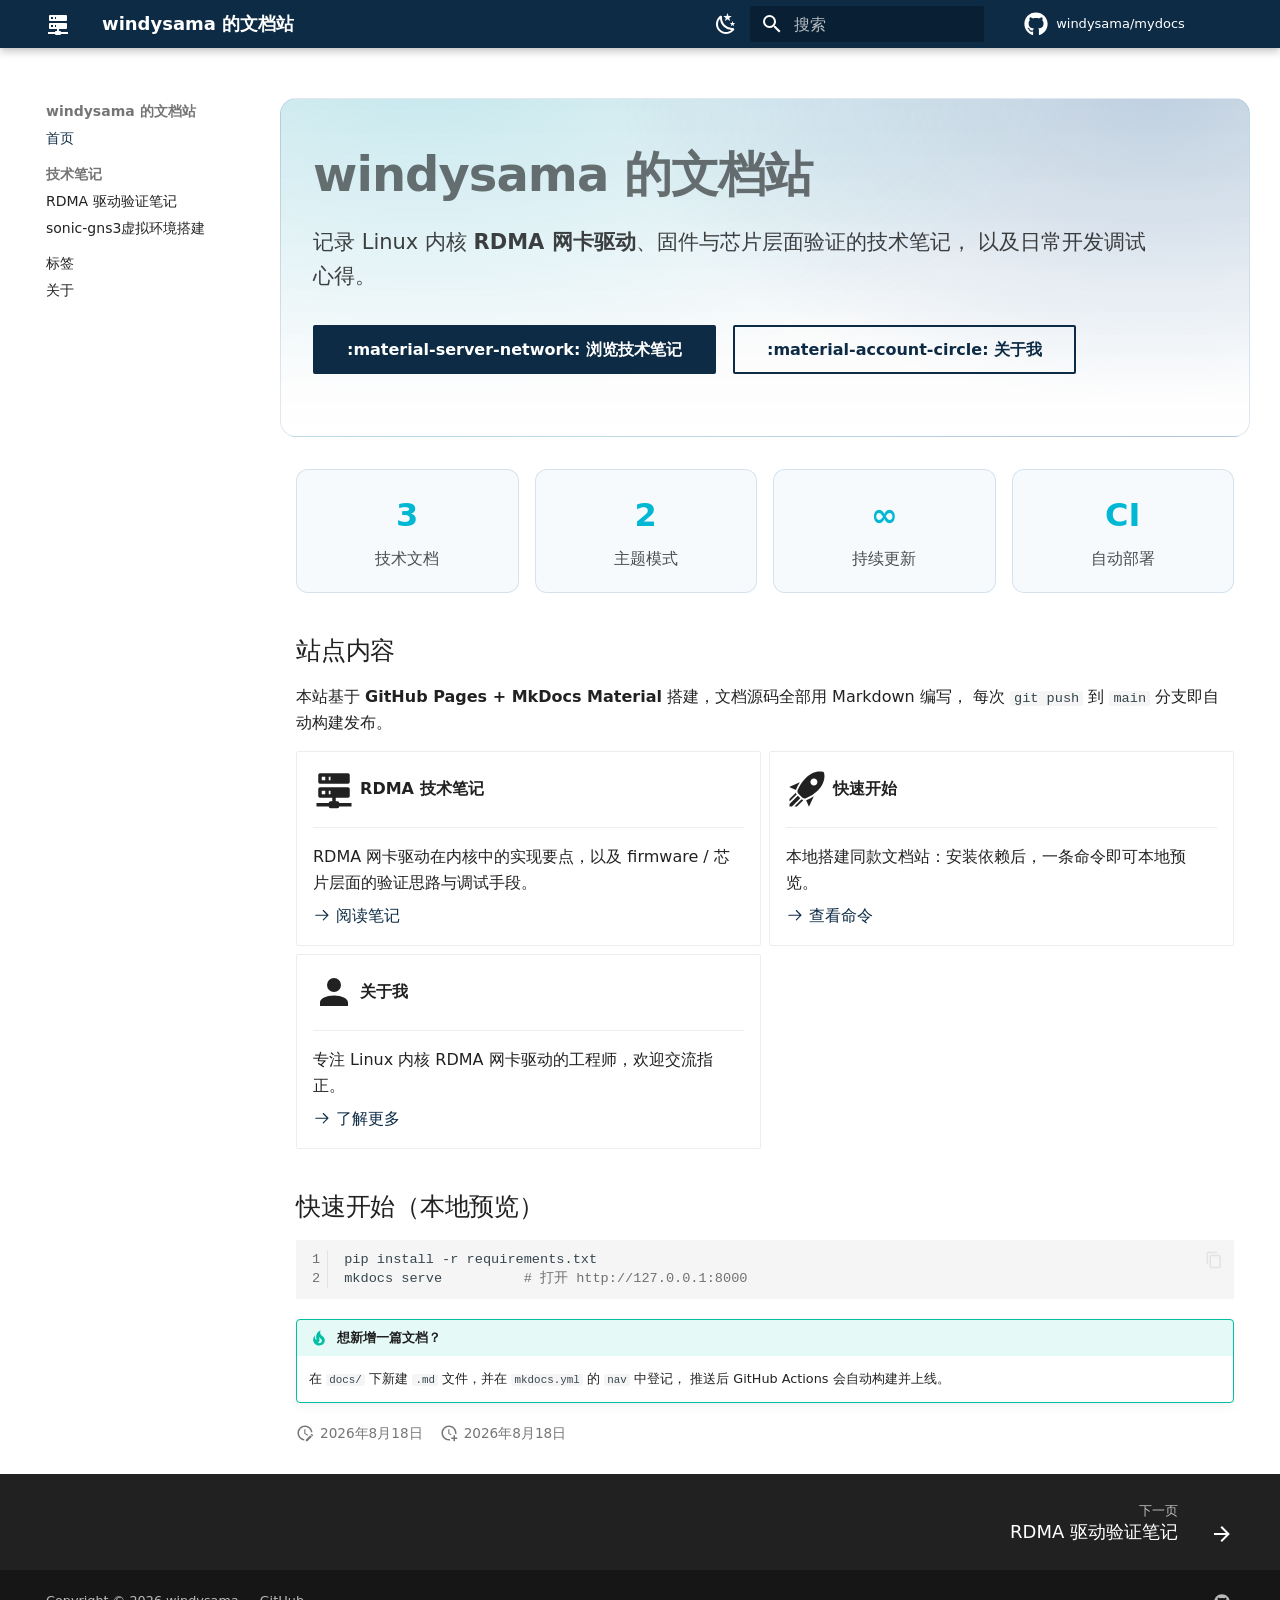
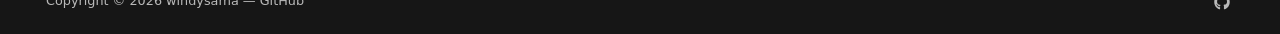
<file: index.html>
<!doctype html>
<html lang="zh" class="no-js">
  <head>
    
      <meta charset="utf-8">
      <meta name="viewport" content="width=device-width,initial-scale=1">
      
        <meta name="description" content="个人技术文档与笔记 —— Linux 内核 RDMA 网卡驱动、固件验证与调试">
      
      
        <meta name="author" content="windysama">
      
      
        <link rel="canonical" href="https://windysama.github.io/mydocs/">
      
      
      
        <link rel="next" href="rdma-notes/">
      
      
        
      
      
      <link rel="icon" href="assets/images/favicon.png">
      <meta name="generator" content="mkdocs-1.6.1, mkdocs-material-9.7.7">
    
    
      
        <title>windysama 的文档站</title>
      
    
    
      <link rel="stylesheet" href="assets/stylesheets/main.ec1eaa64.min.css">
      
        
        <link rel="stylesheet" href="assets/stylesheets/palette.ab4e12ef.min.css">
      
      


    
    
      
    
    
      
    
    
      <link rel="stylesheet" href="stylesheets/extra.css">
    
    <script>__md_scope=new URL(".",location),__md_hash=e=>[...e].reduce(((e,_)=>(e<<5)-e+_.charCodeAt(0)),0),__md_get=(e,_=localStorage,t=__md_scope)=>JSON.parse(_.getItem(t.pathname+"."+e)),__md_set=(e,_,t=localStorage,a=__md_scope)=>{try{t.setItem(a.pathname+"."+e,JSON.stringify(_))}catch(e){}}</script>
    
      

    
    
  </head>
  
  
    
    
      
    
    
    
    
    <body dir="ltr" data-md-color-scheme="default" data-md-color-primary="custom" data-md-color-accent="custom">
  
    
    <input class="md-toggle" data-md-toggle="drawer" type="checkbox" id="__drawer" autocomplete="off">
    <input class="md-toggle" data-md-toggle="search" type="checkbox" id="__search" autocomplete="off">
    <label class="md-overlay" for="__drawer"></label>
    <div data-md-component="skip">
      
        
        <a href="#_1" class="md-skip">
          跳转至
        </a>
      
    </div>
    <div data-md-component="announce">
      
    </div>
    
    
      

  

<header class="md-header md-header--shadow" data-md-component="header">
  <nav class="md-header__inner md-grid" aria-label="页眉">
    <a href="." title="windysama 的文档站" class="md-header__button md-logo" aria-label="windysama 的文档站" data-md-component="logo">
      
  
  <svg xmlns="http://www.w3.org/2000/svg" viewBox="0 0 24 24"><path d="M13 19h1a1 1 0 0 1 1 1h7v2h-7a1 1 0 0 1-1 1h-4a1 1 0 0 1-1-1H2v-2h7a1 1 0 0 1 1-1h1v-2H4a1 1 0 0 1-1-1v-4a1 1 0 0 1 1-1h16a1 1 0 0 1 1 1v4a1 1 0 0 1-1 1h-7zM4 3h16a1 1 0 0 1 1 1v4a1 1 0 0 1-1 1H4a1 1 0 0 1-1-1V4a1 1 0 0 1 1-1m5 4h1V5H9zm0 8h1v-2H9zM5 5v2h2V5zm0 8v2h2v-2z"/></svg>

    </a>
    <label class="md-header__button md-icon" for="__drawer">
      
      <svg xmlns="http://www.w3.org/2000/svg" viewBox="0 0 24 24"><path d="M3 6h18v2H3zm0 5h18v2H3zm0 5h18v2H3z"/></svg>
    </label>
    <div class="md-header__title" data-md-component="header-title">
      <div class="md-header__ellipsis">
        <div class="md-header__topic">
          <span class="md-ellipsis">
            windysama 的文档站
          </span>
        </div>
        <div class="md-header__topic" data-md-component="header-topic">
          <span class="md-ellipsis">
            
              首页
            
          </span>
        </div>
      </div>
    </div>
    
      
        <form class="md-header__option" data-md-component="palette">
  
    
    
    
    <input class="md-option" data-md-color-media="(prefers-color-scheme: light)" data-md-color-scheme="default" data-md-color-primary="custom" data-md-color-accent="custom"  aria-label="切换至暗色"  type="radio" name="__palette" id="__palette_0">
    
      <label class="md-header__button md-icon" title="切换至暗色" for="__palette_1" hidden>
        <svg xmlns="http://www.w3.org/2000/svg" viewBox="0 0 24 24"><path d="m17.75 4.09-2.53 1.94.91 3.06-2.63-1.81-2.63 1.81.91-3.06-2.53-1.94L12.44 4l1.06-3 1.06 3zm3.5 6.91-1.64 1.25.59 1.98-1.7-1.17-1.7 1.17.59-1.98L15.75 11l2.06-.05L18.5 9l.69 1.95zm-2.28 4.95c.83-.08 1.72 1.1 1.19 1.85-.32.45-.66.87-1.08 1.27C15.17 23 8.84 23 4.94 19.07c-3.91-3.9-3.91-10.24 0-14.14.4-.4.82-.76 1.27-1.08.75-.53 1.93.36 1.85 1.19-.27 2.86.69 5.83 2.89 8.02a9.96 9.96 0 0 0 8.02 2.89m-1.64 2.02a12.08 12.08 0 0 1-7.8-3.47c-2.17-2.19-3.33-5-3.49-7.82-2.81 3.14-2.7 7.96.31 10.98 3.02 3.01 7.84 3.12 10.98.31"/></svg>
      </label>
    
  
    
    
    
    <input class="md-option" data-md-color-media="(prefers-color-scheme: dark)" data-md-color-scheme="slate" data-md-color-primary="custom" data-md-color-accent="custom"  aria-label="切换至亮色"  type="radio" name="__palette" id="__palette_1">
    
      <label class="md-header__button md-icon" title="切换至亮色" for="__palette_0" hidden>
        <svg xmlns="http://www.w3.org/2000/svg" viewBox="0 0 24 24"><path d="M12 7a5 5 0 0 1 5 5 5 5 0 0 1-5 5 5 5 0 0 1-5-5 5 5 0 0 1 5-5m0 2a3 3 0 0 0-3 3 3 3 0 0 0 3 3 3 3 0 0 0 3-3 3 3 0 0 0-3-3m0-7 2.39 3.42C13.65 5.15 12.84 5 12 5s-1.65.15-2.39.42zM3.34 7l4.16-.35A7.2 7.2 0 0 0 5.94 8.5c-.44.74-.69 1.5-.83 2.29zm.02 10 1.76-3.77a7.131 7.131 0 0 0 2.38 4.14zM20.65 7l-1.77 3.79a7.02 7.02 0 0 0-2.38-4.15zm-.01 10-4.14.36c.59-.51 1.12-1.14 1.54-1.86.42-.73.69-1.5.83-2.29zM12 22l-2.41-3.44c.74.27 1.55.44 2.41.44.82 0 1.63-.17 2.37-.44z"/></svg>
      </label>
    
  
</form>
      
    
    
      <script>var palette=__md_get("__palette");if(palette&&palette.color){if("(prefers-color-scheme)"===palette.color.media){var media=matchMedia("(prefers-color-scheme: light)"),input=document.querySelector(media.matches?"[data-md-color-media='(prefers-color-scheme: light)']":"[data-md-color-media='(prefers-color-scheme: dark)']");palette.color.media=input.getAttribute("data-md-color-media"),palette.color.scheme=input.getAttribute("data-md-color-scheme"),palette.color.primary=input.getAttribute("data-md-color-primary"),palette.color.accent=input.getAttribute("data-md-color-accent")}for(var[key,value]of Object.entries(palette.color))document.body.setAttribute("data-md-color-"+key,value)}</script>
    
    
    
      
      
        <label class="md-header__button md-icon" for="__search">
          
          <svg xmlns="http://www.w3.org/2000/svg" viewBox="0 0 24 24"><path d="M9.5 3A6.5 6.5 0 0 1 16 9.5c0 1.61-.59 3.09-1.56 4.23l.27.27h.79l5 5-1.5 1.5-5-5v-.79l-.27-.27A6.52 6.52 0 0 1 9.5 16 6.5 6.5 0 0 1 3 9.5 6.5 6.5 0 0 1 9.5 3m0 2C7 5 5 7 5 9.5S7 14 9.5 14 14 12 14 9.5 12 5 9.5 5"/></svg>
        </label>
        <div class="md-search" data-md-component="search" role="dialog">
  <label class="md-search__overlay" for="__search"></label>
  <div class="md-search__inner" role="search">
    <form class="md-search__form" name="search">
      <input type="text" class="md-search__input" name="query" aria-label="搜索" placeholder="搜索" autocapitalize="off" autocorrect="off" autocomplete="off" spellcheck="false" data-md-component="search-query" required>
      <label class="md-search__icon md-icon" for="__search">
        
        <svg xmlns="http://www.w3.org/2000/svg" viewBox="0 0 24 24"><path d="M9.5 3A6.5 6.5 0 0 1 16 9.5c0 1.61-.59 3.09-1.56 4.23l.27.27h.79l5 5-1.5 1.5-5-5v-.79l-.27-.27A6.52 6.52 0 0 1 9.5 16 6.5 6.5 0 0 1 3 9.5 6.5 6.5 0 0 1 9.5 3m0 2C7 5 5 7 5 9.5S7 14 9.5 14 14 12 14 9.5 12 5 9.5 5"/></svg>
        
        <svg xmlns="http://www.w3.org/2000/svg" viewBox="0 0 24 24"><path d="M20 11v2H8l5.5 5.5-1.42 1.42L4.16 12l7.92-7.92L13.5 5.5 8 11z"/></svg>
      </label>
      <nav class="md-search__options" aria-label="查找">
        
        <button type="reset" class="md-search__icon md-icon" title="清空当前内容" aria-label="清空当前内容" tabindex="-1">
          
          <svg xmlns="http://www.w3.org/2000/svg" viewBox="0 0 24 24"><path d="M19 6.41 17.59 5 12 10.59 6.41 5 5 6.41 10.59 12 5 17.59 6.41 19 12 13.41 17.59 19 19 17.59 13.41 12z"/></svg>
        </button>
      </nav>
      
        <div class="md-search__suggest" data-md-component="search-suggest"></div>
      
    </form>
    <div class="md-search__output">
      <div class="md-search__scrollwrap" tabindex="0" data-md-scrollfix>
        <div class="md-search-result" data-md-component="search-result">
          <div class="md-search-result__meta">
            正在初始化搜索引擎
          </div>
          <ol class="md-search-result__list" role="presentation"></ol>
        </div>
      </div>
    </div>
  </div>
</div>
      
    
    
      <div class="md-header__source">
        <a href="https://github.com/windysama/mydocs" title="前往仓库" class="md-source" data-md-component="source">
  <div class="md-source__icon md-icon">
    
    <svg xmlns="http://www.w3.org/2000/svg" viewBox="0 0 512 512"><!--! Font Awesome Free 7.1.0 by @fontawesome - https://fontawesome.com License - https://fontawesome.com/license/free (Icons: CC BY 4.0, Fonts: SIL OFL 1.1, Code: MIT License) Copyright 2025 Fonticons, Inc.--><path d="M173.9 397.4c0 2-2.3 3.6-5.2 3.6-3.3.3-5.6-1.3-5.6-3.6 0-2 2.3-3.6 5.2-3.6 3-.3 5.6 1.3 5.6 3.6m-31.1-4.5c-.7 2 1.3 4.3 4.3 4.9 2.6 1 5.6 0 6.2-2s-1.3-4.3-4.3-5.2c-2.6-.7-5.5.3-6.2 2.3m44.2-1.7c-2.9.7-4.9 2.6-4.6 4.9.3 2 2.9 3.3 5.9 2.6 2.9-.7 4.9-2.6 4.6-4.6-.3-1.9-3-3.2-5.9-2.9M252.8 8C114.1 8 8 113.3 8 252c0 110.9 69.8 205.8 169.5 239.2 12.8 2.3 17.3-5.6 17.3-12.1 0-6.2-.3-40.4-.3-61.4 0 0-70 15-84.7-29.8 0 0-11.4-29.1-27.8-36.6 0 0-22.9-15.7 1.6-15.4 0 0 24.9 2 38.6 25.8 21.9 38.6 58.6 27.5 72.9 20.9 2.3-16 8.8-27.1 16-33.7-55.9-6.2-112.3-14.3-112.3-110.5 0-27.5 7.6-41.3 23.6-58.9-2.6-6.5-11.1-33.3 2.6-67.9 20.9-6.5 69 27 69 27 20-5.6 41.5-8.5 62.8-8.5s42.8 2.9 62.8 8.5c0 0 48.1-33.6 69-27 13.7 34.7 5.2 61.4 2.6 67.9 16 17.7 25.8 31.5 25.8 58.9 0 96.5-58.9 104.2-114.8 110.5 9.2 7.9 17 22.9 17 46.4 0 33.7-.3 75.4-.3 83.6 0 6.5 4.6 14.4 17.3 12.1C436.2 457.8 504 362.9 504 252 504 113.3 391.5 8 252.8 8M105.2 352.9c-1.3 1-1 3.3.7 5.2 1.6 1.6 3.9 2.3 5.2 1 1.3-1 1-3.3-.7-5.2-1.6-1.6-3.9-2.3-5.2-1m-10.8-8.1c-.7 1.3.3 2.9 2.3 3.9 1.6 1 3.6.7 4.3-.7.7-1.3-.3-2.9-2.3-3.9-2-.6-3.6-.3-4.3.7m32.4 35.6c-1.6 1.3-1 4.3 1.3 6.2 2.3 2.3 5.2 2.6 6.5 1 1.3-1.3.7-4.3-1.3-6.2-2.2-2.3-5.2-2.6-6.5-1m-11.4-14.7c-1.6 1-1.6 3.6 0 5.9s4.3 3.3 5.6 2.3c1.6-1.3 1.6-3.9 0-6.2-1.4-2.3-4-3.3-5.6-2"/></svg>
  </div>
  <div class="md-source__repository">
    windysama/mydocs
  </div>
</a>
      </div>
    
  </nav>
  
</header>
    
    <div class="md-container" data-md-component="container">
      
      
        
          
        
      
      <main class="md-main" data-md-component="main">
        <div class="md-main__inner md-grid">
          
            
              
                
              
              <div class="md-sidebar md-sidebar--primary" data-md-component="sidebar" data-md-type="navigation" >
                <div class="md-sidebar__scrollwrap">
                  <div class="md-sidebar__inner">
                    



<nav class="md-nav md-nav--primary" aria-label="导航栏" data-md-level="0">
  <label class="md-nav__title" for="__drawer">
    <a href="." title="windysama 的文档站" class="md-nav__button md-logo" aria-label="windysama 的文档站" data-md-component="logo">
      
  
  <svg xmlns="http://www.w3.org/2000/svg" viewBox="0 0 24 24"><path d="M13 19h1a1 1 0 0 1 1 1h7v2h-7a1 1 0 0 1-1 1h-4a1 1 0 0 1-1-1H2v-2h7a1 1 0 0 1 1-1h1v-2H4a1 1 0 0 1-1-1v-4a1 1 0 0 1 1-1h16a1 1 0 0 1 1 1v4a1 1 0 0 1-1 1h-7zM4 3h16a1 1 0 0 1 1 1v4a1 1 0 0 1-1 1H4a1 1 0 0 1-1-1V4a1 1 0 0 1 1-1m5 4h1V5H9zm0 8h1v-2H9zM5 5v2h2V5zm0 8v2h2v-2z"/></svg>

    </a>
    windysama 的文档站
  </label>
  
    <div class="md-nav__source">
      <a href="https://github.com/windysama/mydocs" title="前往仓库" class="md-source" data-md-component="source">
  <div class="md-source__icon md-icon">
    
    <svg xmlns="http://www.w3.org/2000/svg" viewBox="0 0 512 512"><!--! Font Awesome Free 7.1.0 by @fontawesome - https://fontawesome.com License - https://fontawesome.com/license/free (Icons: CC BY 4.0, Fonts: SIL OFL 1.1, Code: MIT License) Copyright 2025 Fonticons, Inc.--><path d="M173.9 397.4c0 2-2.3 3.6-5.2 3.6-3.3.3-5.6-1.3-5.6-3.6 0-2 2.3-3.6 5.2-3.6 3-.3 5.6 1.3 5.6 3.6m-31.1-4.5c-.7 2 1.3 4.3 4.3 4.9 2.6 1 5.6 0 6.2-2s-1.3-4.3-4.3-5.2c-2.6-.7-5.5.3-6.2 2.3m44.2-1.7c-2.9.7-4.9 2.6-4.6 4.9.3 2 2.9 3.3 5.9 2.6 2.9-.7 4.9-2.6 4.6-4.6-.3-1.9-3-3.2-5.9-2.9M252.8 8C114.1 8 8 113.3 8 252c0 110.9 69.8 205.8 169.5 239.2 12.8 2.3 17.3-5.6 17.3-12.1 0-6.2-.3-40.4-.3-61.4 0 0-70 15-84.7-29.8 0 0-11.4-29.1-27.8-36.6 0 0-22.9-15.7 1.6-15.4 0 0 24.9 2 38.6 25.8 21.9 38.6 58.6 27.5 72.9 20.9 2.3-16 8.8-27.1 16-33.7-55.9-6.2-112.3-14.3-112.3-110.5 0-27.5 7.6-41.3 23.6-58.9-2.6-6.5-11.1-33.3 2.6-67.9 20.9-6.5 69 27 69 27 20-5.6 41.5-8.5 62.8-8.5s42.8 2.9 62.8 8.5c0 0 48.1-33.6 69-27 13.7 34.7 5.2 61.4 2.6 67.9 16 17.7 25.8 31.5 25.8 58.9 0 96.5-58.9 104.2-114.8 110.5 9.2 7.9 17 22.9 17 46.4 0 33.7-.3 75.4-.3 83.6 0 6.5 4.6 14.4 17.3 12.1C436.2 457.8 504 362.9 504 252 504 113.3 391.5 8 252.8 8M105.2 352.9c-1.3 1-1 3.3.7 5.2 1.6 1.6 3.9 2.3 5.2 1 1.3-1 1-3.3-.7-5.2-1.6-1.6-3.9-2.3-5.2-1m-10.8-8.1c-.7 1.3.3 2.9 2.3 3.9 1.6 1 3.6.7 4.3-.7.7-1.3-.3-2.9-2.3-3.9-2-.6-3.6-.3-4.3.7m32.4 35.6c-1.6 1.3-1 4.3 1.3 6.2 2.3 2.3 5.2 2.6 6.5 1 1.3-1.3.7-4.3-1.3-6.2-2.2-2.3-5.2-2.6-6.5-1m-11.4-14.7c-1.6 1-1.6 3.6 0 5.9s4.3 3.3 5.6 2.3c1.6-1.3 1.6-3.9 0-6.2-1.4-2.3-4-3.3-5.6-2"/></svg>
  </div>
  <div class="md-source__repository">
    windysama/mydocs
  </div>
</a>
    </div>
  
  <ul class="md-nav__list" data-md-scrollfix>
    
      
      
  
  
    
  
  
  
    <li class="md-nav__item md-nav__item--active">
      
      <input class="md-nav__toggle md-toggle" type="checkbox" id="__toc">
      
      
      
        <label class="md-nav__link md-nav__link--active" for="__toc">
          
  
  
  <span class="md-ellipsis">
    
  
    首页
  

    
  </span>
  
  

          <span class="md-nav__icon md-icon"></span>
        </label>
      
      <a href="." class="md-nav__link md-nav__link--active">
        
  
  
  <span class="md-ellipsis">
    
  
    首页
  

    
  </span>
  
  

      </a>
      
        

<nav class="md-nav md-nav--secondary" aria-label="目录">
  
  
  
  
    <label class="md-nav__title" for="__toc">
      <span class="md-nav__icon md-icon"></span>
      目录
    </label>
    <ul class="md-nav__list" data-md-component="toc" data-md-scrollfix>
      
        <li class="md-nav__item">
  <a href="#_1" class="md-nav__link">
    <span class="md-ellipsis">
      
        站点内容
      
    </span>
  </a>
  
</li>
      
        <li class="md-nav__item">
  <a href="#quick-start" class="md-nav__link">
    <span class="md-ellipsis">
      
        快速开始（本地预览）
      
    </span>
  </a>
  
</li>
      
    </ul>
  
</nav>
      
    </li>
  

    
      
      
  
  
  
  
    
    
    
    
      
        
        
      
    
    
    <li class="md-nav__item md-nav__item--section md-nav__item--nested">
      
        
        
        <input class="md-nav__toggle md-toggle " type="checkbox" id="__nav_2" >
        
          
          <label class="md-nav__link" for="__nav_2" id="__nav_2_label" tabindex="">
            
  
  
  <span class="md-ellipsis">
    
  
    技术笔记
  

    
  </span>
  
  

            <span class="md-nav__icon md-icon"></span>
          </label>
        
        <nav class="md-nav" data-md-level="1" aria-labelledby="__nav_2_label" aria-expanded="false">
          <label class="md-nav__title" for="__nav_2">
            <span class="md-nav__icon md-icon"></span>
            
  
    技术笔记
  

          </label>
          <ul class="md-nav__list" data-md-scrollfix>
            
              
                
  
  
  
  
    <li class="md-nav__item">
      <a href="rdma-notes/" class="md-nav__link">
        
  
  
  <span class="md-ellipsis">
    
  
    RDMA 驱动验证笔记
  

    
  </span>
  
  

      </a>
    </li>
  

              
            
              
                
  
  
  
  
    <li class="md-nav__item">
      <a href="06-Sonic-GNS3%E8%99%9A%E6%8B%9F%E7%8E%AF%E5%A2%83%E6%90%AD%E5%BB%BA/" class="md-nav__link">
        
  
  
  <span class="md-ellipsis">
    
  
    sonic-gns3虚拟环境搭建
  

    
  </span>
  
  

      </a>
    </li>
  

              
            
          </ul>
        </nav>
      
    </li>
  

    
      
      
  
  
  
  
    <li class="md-nav__item">
      <a href="tags/" class="md-nav__link">
        
  
  
  <span class="md-ellipsis">
    
  
    标签
  

    
  </span>
  
  

      </a>
    </li>
  

    
      
      
  
  
  
  
    <li class="md-nav__item">
      <a href="about/" class="md-nav__link">
        
  
  
  <span class="md-ellipsis">
    
  
    关于
  

    
  </span>
  
  

      </a>
    </li>
  

    
  </ul>
</nav>
                  </div>
                </div>
              </div>
            
            
              
                
              
              <div class="md-sidebar md-sidebar--secondary" data-md-component="sidebar" data-md-type="toc" hidden>
                <div class="md-sidebar__scrollwrap">
                  <div class="md-sidebar__inner">
                    

<nav class="md-nav md-nav--secondary" aria-label="目录">
  
  
  
  
    <label class="md-nav__title" for="__toc">
      <span class="md-nav__icon md-icon"></span>
      目录
    </label>
    <ul class="md-nav__list" data-md-component="toc" data-md-scrollfix>
      
        <li class="md-nav__item">
  <a href="#_1" class="md-nav__link">
    <span class="md-ellipsis">
      
        站点内容
      
    </span>
  </a>
  
</li>
      
        <li class="md-nav__item">
  <a href="#quick-start" class="md-nav__link">
    <span class="md-ellipsis">
      
        快速开始（本地预览）
      
    </span>
  </a>
  
</li>
      
    </ul>
  
</nav>
                  </div>
                </div>
              </div>
            
          
          
            <div class="md-content" data-md-component="content">
              
              <article class="md-content__inner md-typeset">
                
                  
  



  
  


<!-- Hero 区 -->
<section class="mdx-container">
  <div class="md-grid md-typeset">
    <div class="mdx-hero">
      <div class="mdx-hero__content">
        <h1>windysama 的文档站</h1>
        <p>
          记录 Linux 内核 <strong>RDMA 网卡驱动</strong>、固件与芯片层面验证的技术笔记，
          以及日常开发调试心得。
        </p>
        <a href="rdma-notes/" class="md-button md-button--primary">
          :material-server-network: 浏览技术笔记
        </a>
        <a href="about/" class="md-button">
          :material-account-circle: 关于我
        </a>
      </div>
    </div>
  </div>
</section>

<!-- 统计条 -->
<div class="mdx-stats">
  <div class="mdx-stat"><span class="mdx-stat__num">3</span><span class="mdx-stat__label">技术文档</span></div>
  <div class="mdx-stat"><span class="mdx-stat__num">2</span><span class="mdx-stat__label">主题模式</span></div>
  <div class="mdx-stat"><span class="mdx-stat__num">∞</span><span class="mdx-stat__label">持续更新</span></div>
  <div class="mdx-stat"><span class="mdx-stat__num">CI</span><span class="mdx-stat__label">自动部署</span></div>
</div>

<h2 id="_1">站点内容<a class="headerlink" href="#_1" title="永久链接">&para;</a></h2>
<p>本站基于 <strong>GitHub Pages + MkDocs Material</strong> 搭建，文档源码全部用 Markdown 编写，
每次 <code>git push</code> 到 <code>main</code> 分支即自动构建发布。</p>
<div class="grid cards">
<ul>
<li>
<p><span class="twemoji lg middle"><svg xmlns="http://www.w3.org/2000/svg" viewBox="0 0 24 24"><path d="M13 19h1a1 1 0 0 1 1 1h7v2h-7a1 1 0 0 1-1 1h-4a1 1 0 0 1-1-1H2v-2h7a1 1 0 0 1 1-1h1v-2H4a1 1 0 0 1-1-1v-4a1 1 0 0 1 1-1h16a1 1 0 0 1 1 1v4a1 1 0 0 1-1 1h-7zM4 3h16a1 1 0 0 1 1 1v4a1 1 0 0 1-1 1H4a1 1 0 0 1-1-1V4a1 1 0 0 1 1-1m5 4h1V5H9zm0 8h1v-2H9zM5 5v2h2V5zm0 8v2h2v-2z"/></svg></span> <strong>RDMA 技术笔记</strong></p>
<hr />
<p>RDMA 网卡驱动在内核中的实现要点，以及 firmware / 芯片层面的验证思路与调试手段。</p>
<p><a href="rdma-notes/"><span class="twemoji"><svg xmlns="http://www.w3.org/2000/svg" viewBox="0 0 24 24"><path d="M13.22 19.03a.75.75 0 0 1 0-1.06L18.19 13H3.75a.75.75 0 0 1 0-1.5h14.44l-4.97-4.97a.749.749 0 0 1 .326-1.275.75.75 0 0 1 .734.215l6.25 6.25a.75.75 0 0 1 0 1.06l-6.25 6.25a.75.75 0 0 1-1.06 0"/></svg></span> 阅读笔记</a></p>
</li>
<li>
<p><span class="twemoji lg middle"><svg xmlns="http://www.w3.org/2000/svg" viewBox="0 0 24 24"><path d="m13.13 22.19-1.63-3.83c1.57-.58 3.04-1.36 4.4-2.27zM5.64 12.5l-3.83-1.63 6.1-2.77C7 9.46 6.22 10.93 5.64 12.5M21.61 2.39S16.66.269 11 5.93c-2.19 2.19-3.5 4.6-4.35 6.71-.28.75-.09 1.57.46 2.13l2.13 2.12c.55.56 1.37.74 2.12.46A19.1 19.1 0 0 0 18.07 13c5.66-5.66 3.54-10.61 3.54-10.61m-7.07 7.07c-.78-.78-.78-2.05 0-2.83s2.05-.78 2.83 0c.77.78.78 2.05 0 2.83s-2.05.78-2.83 0m-5.66 7.07-1.41-1.41zM6.24 22l3.64-3.64c-.34-.09-.67-.24-.97-.45L4.83 22zM2 22h1.41l4.77-4.76-1.42-1.41L2 20.59zm0-2.83 4.09-4.08c-.21-.3-.36-.62-.45-.97L2 17.76z"/></svg></span> <strong>快速开始</strong></p>
<hr />
<p>本地搭建同款文档站：安装依赖后，一条命令即可本地预览。</p>
<p><a href="#quick-start"><span class="twemoji"><svg xmlns="http://www.w3.org/2000/svg" viewBox="0 0 24 24"><path d="M13.22 19.03a.75.75 0 0 1 0-1.06L18.19 13H3.75a.75.75 0 0 1 0-1.5h14.44l-4.97-4.97a.749.749 0 0 1 .326-1.275.75.75 0 0 1 .734.215l6.25 6.25a.75.75 0 0 1 0 1.06l-6.25 6.25a.75.75 0 0 1-1.06 0"/></svg></span> 查看命令</a></p>
</li>
<li>
<p><span class="twemoji lg middle"><svg xmlns="http://www.w3.org/2000/svg" viewBox="0 0 24 24"><path d="M12 4a4 4 0 0 1 4 4 4 4 0 0 1-4 4 4 4 0 0 1-4-4 4 4 0 0 1 4-4m0 10c4.42 0 8 1.79 8 4v2H4v-2c0-2.21 3.58-4 8-4"/></svg></span> <strong>关于我</strong></p>
<hr />
<p>专注 Linux 内核 RDMA 网卡驱动的工程师，欢迎交流指正。</p>
<p><a href="about/"><span class="twemoji"><svg xmlns="http://www.w3.org/2000/svg" viewBox="0 0 24 24"><path d="M13.22 19.03a.75.75 0 0 1 0-1.06L18.19 13H3.75a.75.75 0 0 1 0-1.5h14.44l-4.97-4.97a.749.749 0 0 1 .326-1.275.75.75 0 0 1 .734.215l6.25 6.25a.75.75 0 0 1 0 1.06l-6.25 6.25a.75.75 0 0 1-1.06 0"/></svg></span> 了解更多</a></p>
</li>
</ul>
</div>
<h2 id="quick-start">快速开始（本地预览）<a class="headerlink" href="#quick-start" title="永久链接">&para;</a></h2>
<div class="highlight"><table class="highlighttable"><tr><td class="linenos"><div class="linenodiv"><pre><span></span><span class="normal"><a href="#__codelineno-0-1">1</a></span>
<span class="normal"><a href="#__codelineno-0-2">2</a></span></pre></div></td><td class="code"><div><pre><span></span><code><a id="__codelineno-0-1" name="__codelineno-0-1"></a>pip<span class="w"> </span>install<span class="w"> </span>-r<span class="w"> </span>requirements.txt
<a id="__codelineno-0-2" name="__codelineno-0-2"></a>mkdocs<span class="w"> </span>serve<span class="w">          </span><span class="c1"># 打开 http://127.0.0.1:8000</span>
</code></pre></div></td></tr></table></div>
<div class="admonition tip">
<p class="admonition-title">想新增一篇文档？</p>
<p>在 <code>docs/</code> 下新建 <code>.md</code> 文件，并在 <code>mkdocs.yml</code> 的 <code>nav</code> 中登记，
推送后 GitHub Actions 会自动构建并上线。</p>
</div>







  
    
  
  
    
  


  <aside class="md-source-file">
    
      
  <span class="md-source-file__fact">
    <span class="md-icon" title="最后更新">
      <svg xmlns="http://www.w3.org/2000/svg" viewBox="0 0 24 24"><path d="M21 13.1c-.1 0-.3.1-.4.2l-1 1 2.1 2.1 1-1c.2-.2.2-.6 0-.8l-1.3-1.3c-.1-.1-.2-.2-.4-.2m-1.9 1.8-6.1 6V23h2.1l6.1-6.1zM12.5 7v5.2l4 2.4-1 1L11 13V7zM11 21.9c-5.1-.5-9-4.8-9-9.9C2 6.5 6.5 2 12 2c5.3 0 9.6 4.1 10 9.3-.3-.1-.6-.2-1-.2s-.7.1-1 .2C19.6 7.2 16.2 4 12 4c-4.4 0-8 3.6-8 8 0 4.1 3.1 7.5 7.1 7.9l-.1.2z"/></svg>
    </span>
    <span class="git-revision-date-localized-plugin git-revision-date-localized-plugin-date" title="2026年8月18日 09:37:21 UTC">2026年8月18日</span>
  </span>

    
    
      
  <span class="md-source-file__fact">
    <span class="md-icon" title="创建日期">
      <svg xmlns="http://www.w3.org/2000/svg" viewBox="0 0 24 24"><path d="M14.47 15.08 11 13V7h1.5v5.25l3.08 1.83c-.41.28-.79.62-1.11 1m-1.39 4.84c-.36.05-.71.08-1.08.08-4.42 0-8-3.58-8-8s3.58-8 8-8 8 3.58 8 8c0 .37-.03.72-.08 1.08.69.1 1.33.32 1.92.64.1-.56.16-1.13.16-1.72 0-5.5-4.5-10-10-10S2 6.5 2 12s4.47 10 10 10c.59 0 1.16-.06 1.72-.16-.32-.59-.54-1.23-.64-1.92M18 15v3h-3v2h3v3h2v-3h3v-2h-3v-3z"/></svg>
    </span>
    <span class="git-revision-date-localized-plugin git-revision-date-localized-plugin-date" title="2026年8月18日 07:15:05 UTC">2026年8月18日</span>
  </span>

    
    
    
  </aside>



  



                
              </article>
            </div>
          
          
<script>var target=document.getElementById(location.hash.slice(1));target&&target.name&&(target.checked=target.name.startsWith("__tabbed_"))</script>
        </div>
        
          <button type="button" class="md-top md-icon" data-md-component="top" hidden>
  
  <svg xmlns="http://www.w3.org/2000/svg" viewBox="0 0 24 24"><path d="M13 20h-2V8l-5.5 5.5-1.42-1.42L12 4.16l7.92 7.92-1.42 1.42L13 8z"/></svg>
  回到页面顶部
</button>
        
      </main>
      
        <footer class="md-footer">
  
    
      
        
      
      <nav class="md-footer__inner md-grid" aria-label="页脚" >
        
        
          
          <a href="rdma-notes/" class="md-footer__link md-footer__link--next" aria-label="下一页: RDMA 驱动验证笔记">
            <div class="md-footer__title">
              <span class="md-footer__direction">
                下一页
              </span>
              <div class="md-ellipsis">
                RDMA 驱动验证笔记
              </div>
            </div>
            <div class="md-footer__button md-icon">
              
              <svg xmlns="http://www.w3.org/2000/svg" viewBox="0 0 24 24"><path d="M4 11v2h12l-5.5 5.5 1.42 1.42L19.84 12l-7.92-7.92L10.5 5.5 16 11z"/></svg>
            </div>
          </a>
        
      </nav>
    
  
  <div class="md-footer-meta md-typeset">
    <div class="md-footer-meta__inner md-grid">
      <div class="md-copyright">
  
    <div class="md-copyright__highlight">
      Copyright &copy; 2026 windysama — <a href="https://github.com/windysama/mydocs">GitHub</a>
    </div>
  
  
</div>
      
        
<div class="md-social">
  
    
    
    
    
      
      
    
    <a href="https://github.com/windysama" target="_blank" rel="noopener" title="github.com" class="md-social__link">
      <svg xmlns="http://www.w3.org/2000/svg" viewBox="0 0 512 512"><!--! Font Awesome Free 7.1.0 by @fontawesome - https://fontawesome.com License - https://fontawesome.com/license/free (Icons: CC BY 4.0, Fonts: SIL OFL 1.1, Code: MIT License) Copyright 2025 Fonticons, Inc.--><path d="M173.9 397.4c0 2-2.3 3.6-5.2 3.6-3.3.3-5.6-1.3-5.6-3.6 0-2 2.3-3.6 5.2-3.6 3-.3 5.6 1.3 5.6 3.6m-31.1-4.5c-.7 2 1.3 4.3 4.3 4.9 2.6 1 5.6 0 6.2-2s-1.3-4.3-4.3-5.2c-2.6-.7-5.5.3-6.2 2.3m44.2-1.7c-2.9.7-4.9 2.6-4.6 4.9.3 2 2.9 3.3 5.9 2.6 2.9-.7 4.9-2.6 4.6-4.6-.3-1.9-3-3.2-5.9-2.9M252.8 8C114.1 8 8 113.3 8 252c0 110.9 69.8 205.8 169.5 239.2 12.8 2.3 17.3-5.6 17.3-12.1 0-6.2-.3-40.4-.3-61.4 0 0-70 15-84.7-29.8 0 0-11.4-29.1-27.8-36.6 0 0-22.9-15.7 1.6-15.4 0 0 24.9 2 38.6 25.8 21.9 38.6 58.6 27.5 72.9 20.9 2.3-16 8.8-27.1 16-33.7-55.9-6.2-112.3-14.3-112.3-110.5 0-27.5 7.6-41.3 23.6-58.9-2.6-6.5-11.1-33.3 2.6-67.9 20.9-6.5 69 27 69 27 20-5.6 41.5-8.5 62.8-8.5s42.8 2.9 62.8 8.5c0 0 48.1-33.6 69-27 13.7 34.7 5.2 61.4 2.6 67.9 16 17.7 25.8 31.5 25.8 58.9 0 96.5-58.9 104.2-114.8 110.5 9.2 7.9 17 22.9 17 46.4 0 33.7-.3 75.4-.3 83.6 0 6.5 4.6 14.4 17.3 12.1C436.2 457.8 504 362.9 504 252 504 113.3 391.5 8 252.8 8M105.2 352.9c-1.3 1-1 3.3.7 5.2 1.6 1.6 3.9 2.3 5.2 1 1.3-1 1-3.3-.7-5.2-1.6-1.6-3.9-2.3-5.2-1m-10.8-8.1c-.7 1.3.3 2.9 2.3 3.9 1.6 1 3.6.7 4.3-.7.7-1.3-.3-2.9-2.3-3.9-2-.6-3.6-.3-4.3.7m32.4 35.6c-1.6 1.3-1 4.3 1.3 6.2 2.3 2.3 5.2 2.6 6.5 1 1.3-1.3.7-4.3-1.3-6.2-2.2-2.3-5.2-2.6-6.5-1m-11.4-14.7c-1.6 1-1.6 3.6 0 5.9s4.3 3.3 5.6 2.3c1.6-1.3 1.6-3.9 0-6.2-1.4-2.3-4-3.3-5.6-2"/></svg>
    </a>
  
</div>
      
    </div>
  </div>
</footer>
      
    </div>
    <div class="md-dialog" data-md-component="dialog">
      <div class="md-dialog__inner md-typeset"></div>
    </div>
    
    
    
      
      
      <script id="__config" type="application/json">{"annotate": null, "base": ".", "features": ["navigation.instant", "navigation.tracking", "navigation.sections", "navigation.top", "navigation.footer", "header.autohide", "toc.follow", "content.code.copy", "content.tooltips", "search.suggest", "search.highlight"], "search": "assets/javascripts/workers/search.2c215733.min.js", "tags": null, "translations": {"clipboard.copied": "\u5df2\u590d\u5236", "clipboard.copy": "\u590d\u5236", "search.result.more.one": "\u5728\u8be5\u9875\u4e0a\u8fd8\u6709 1 \u4e2a\u7b26\u5408\u6761\u4ef6\u7684\u7ed3\u679c", "search.result.more.other": "\u5728\u8be5\u9875\u4e0a\u8fd8\u6709 # \u4e2a\u7b26\u5408\u6761\u4ef6\u7684\u7ed3\u679c", "search.result.none": "\u6ca1\u6709\u627e\u5230\u7b26\u5408\u6761\u4ef6\u7684\u7ed3\u679c", "search.result.one": "\u627e\u5230 1 \u4e2a\u7b26\u5408\u6761\u4ef6\u7684\u7ed3\u679c", "search.result.other": "# \u4e2a\u7b26\u5408\u6761\u4ef6\u7684\u7ed3\u679c", "search.result.placeholder": "\u952e\u5165\u4ee5\u5f00\u59cb\u641c\u7d22", "search.result.term.missing": "\u7f3a\u5c11", "select.version": "\u9009\u62e9\u5f53\u524d\u7248\u672c"}, "version": null}</script>
    
    
      <script src="assets/javascripts/bundle.d7400e89.min.js"></script>
      
    
  </body>
</html>
</file>
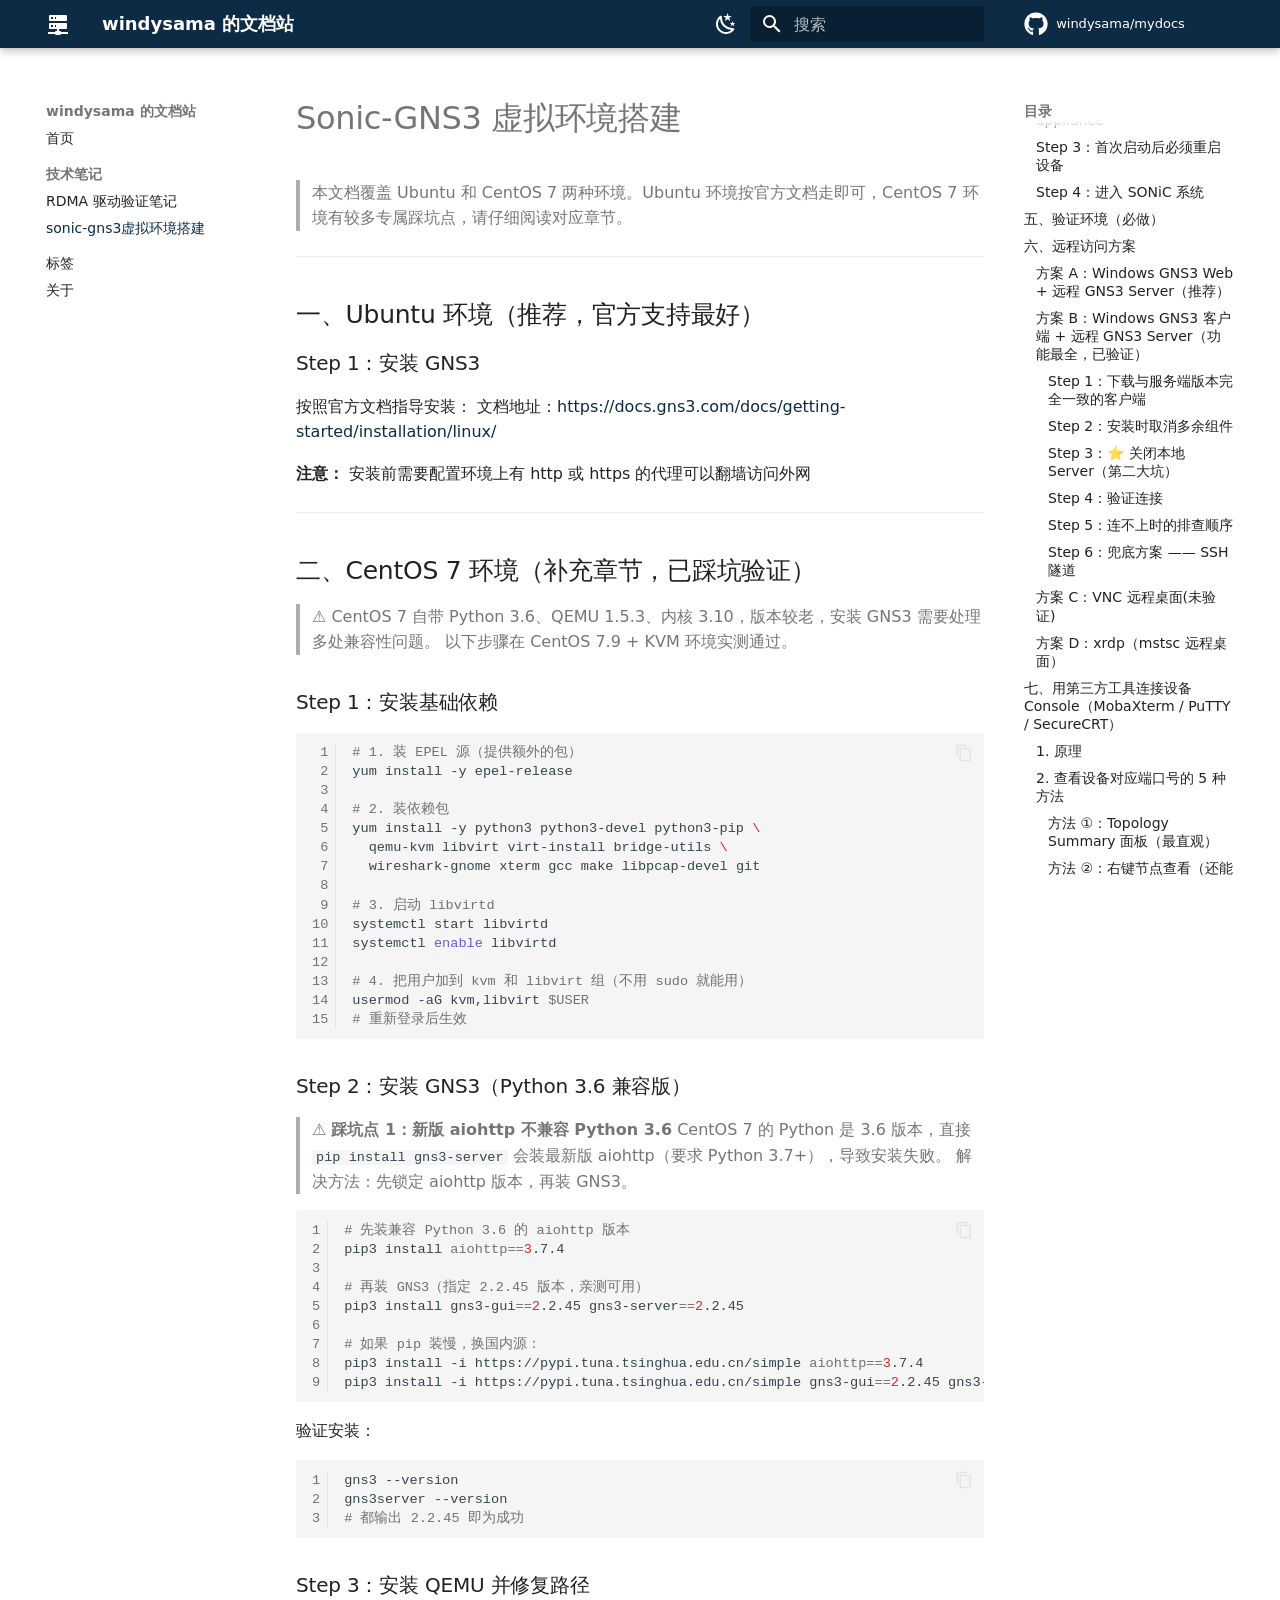
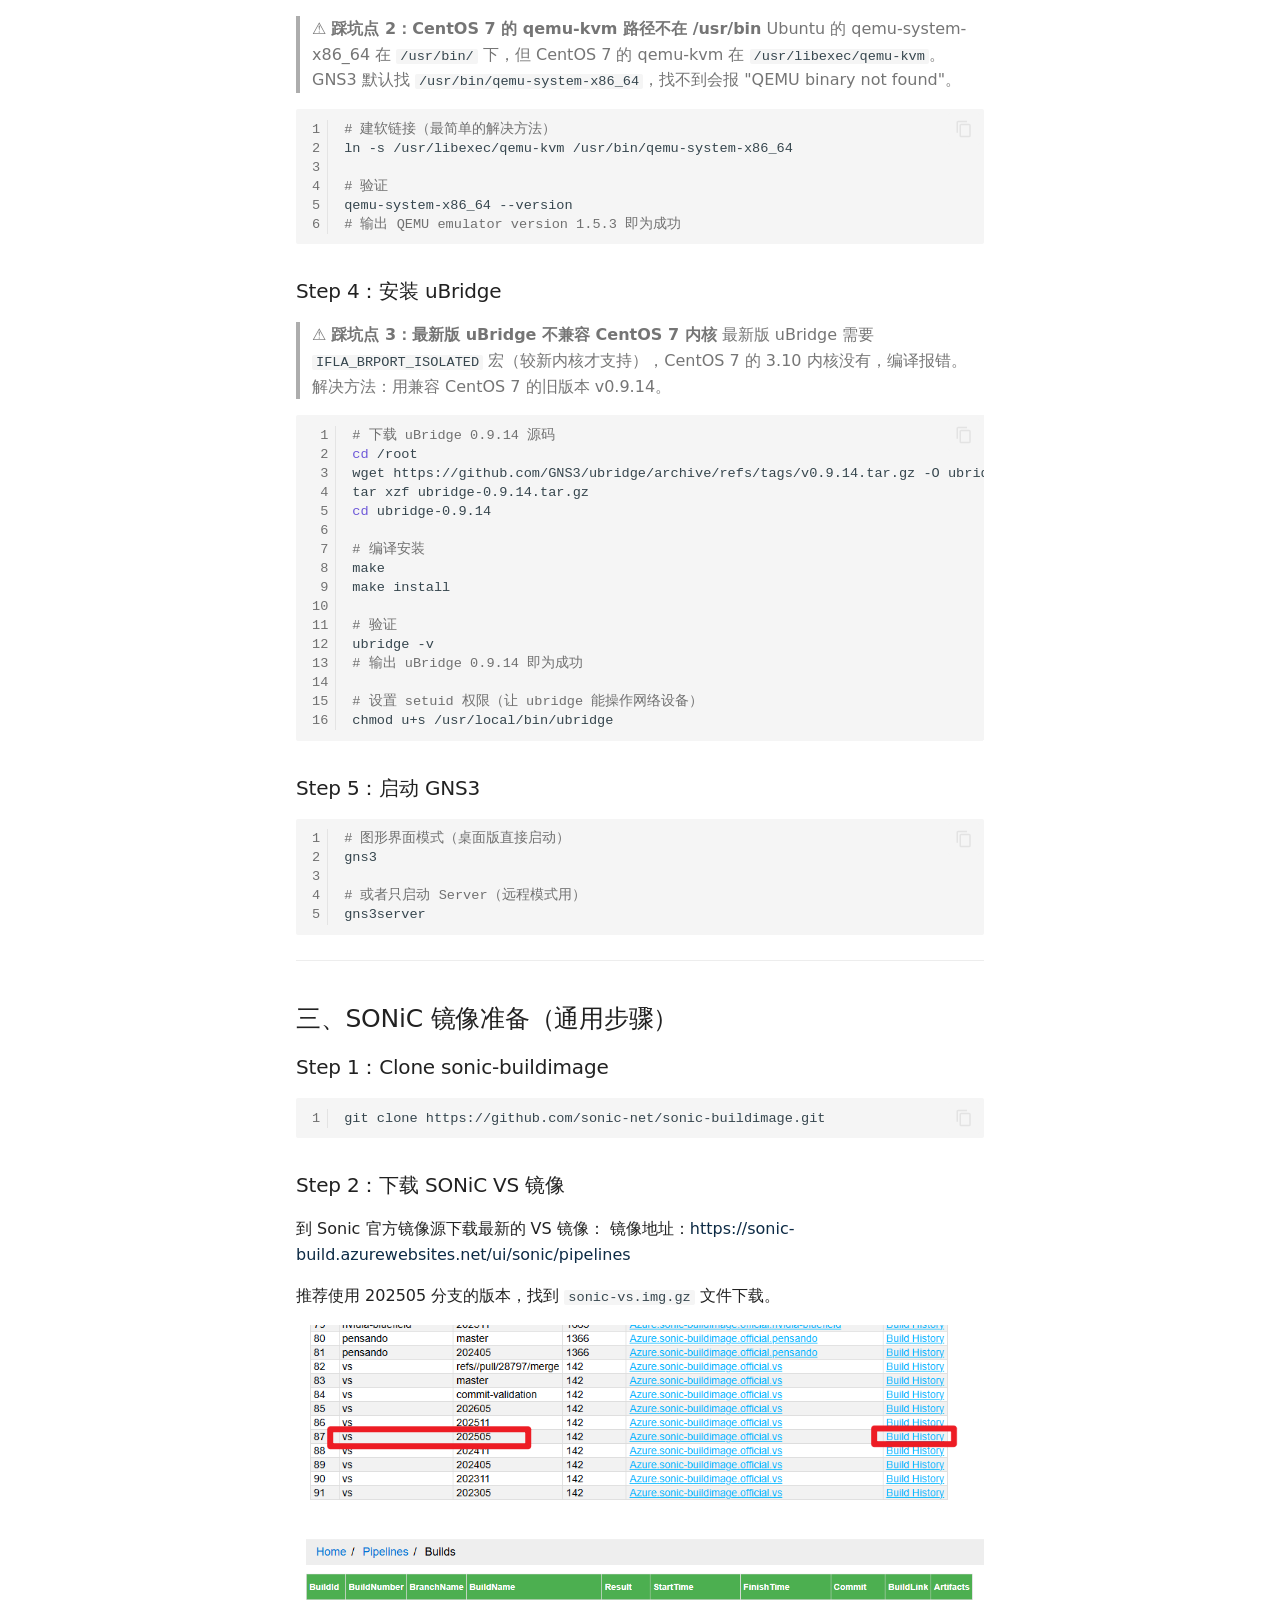
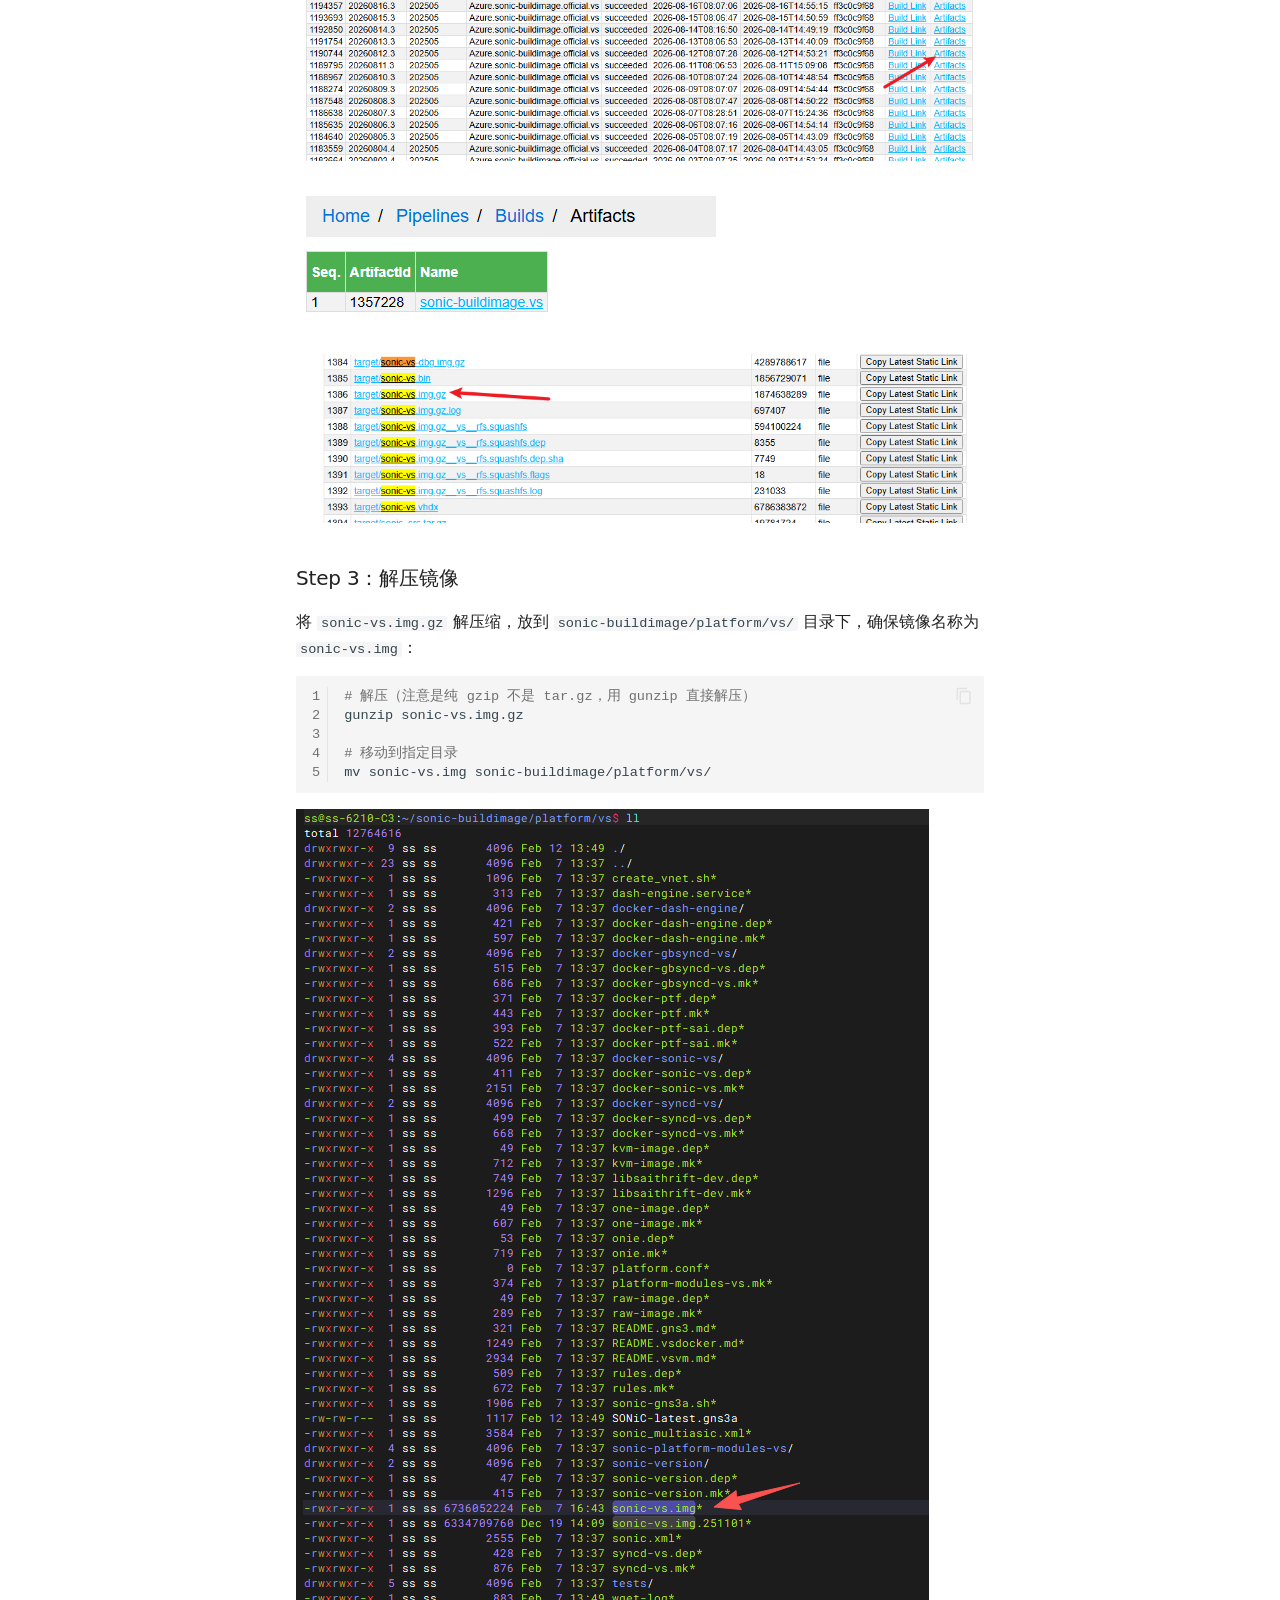
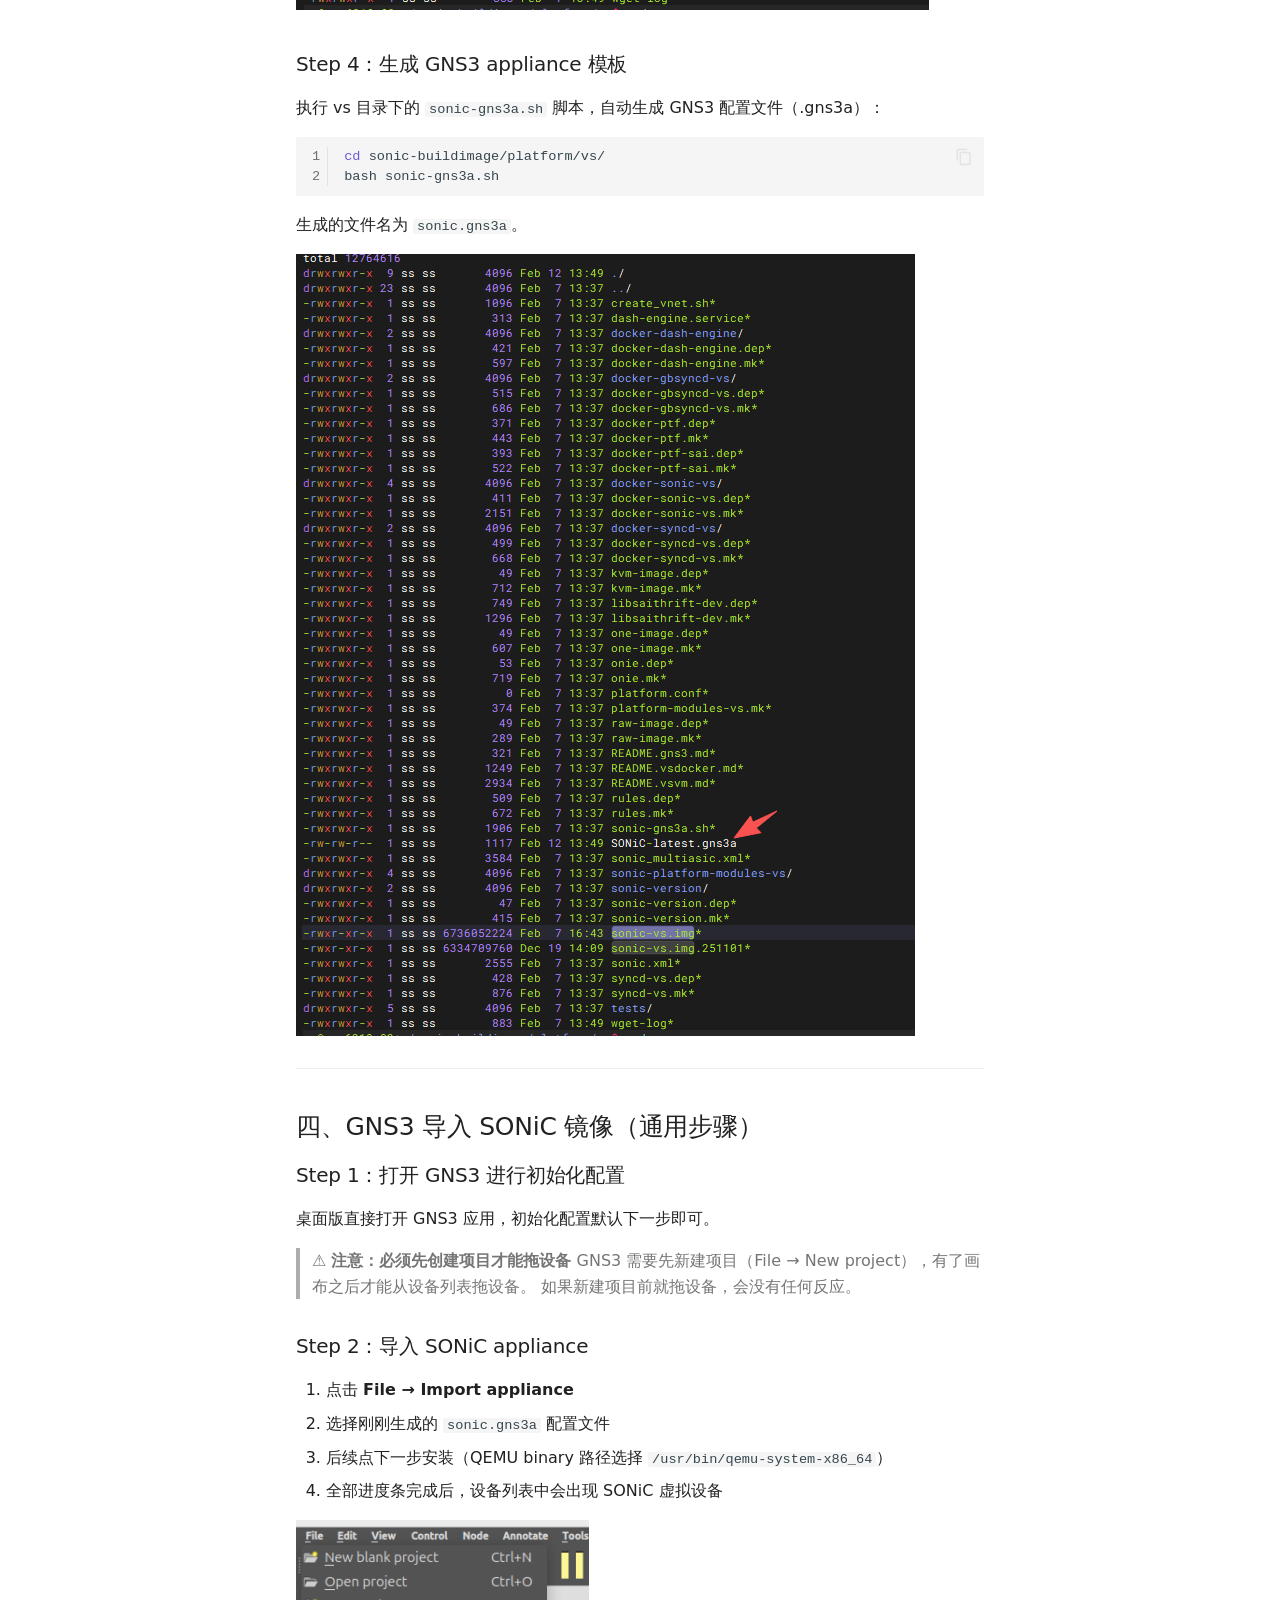
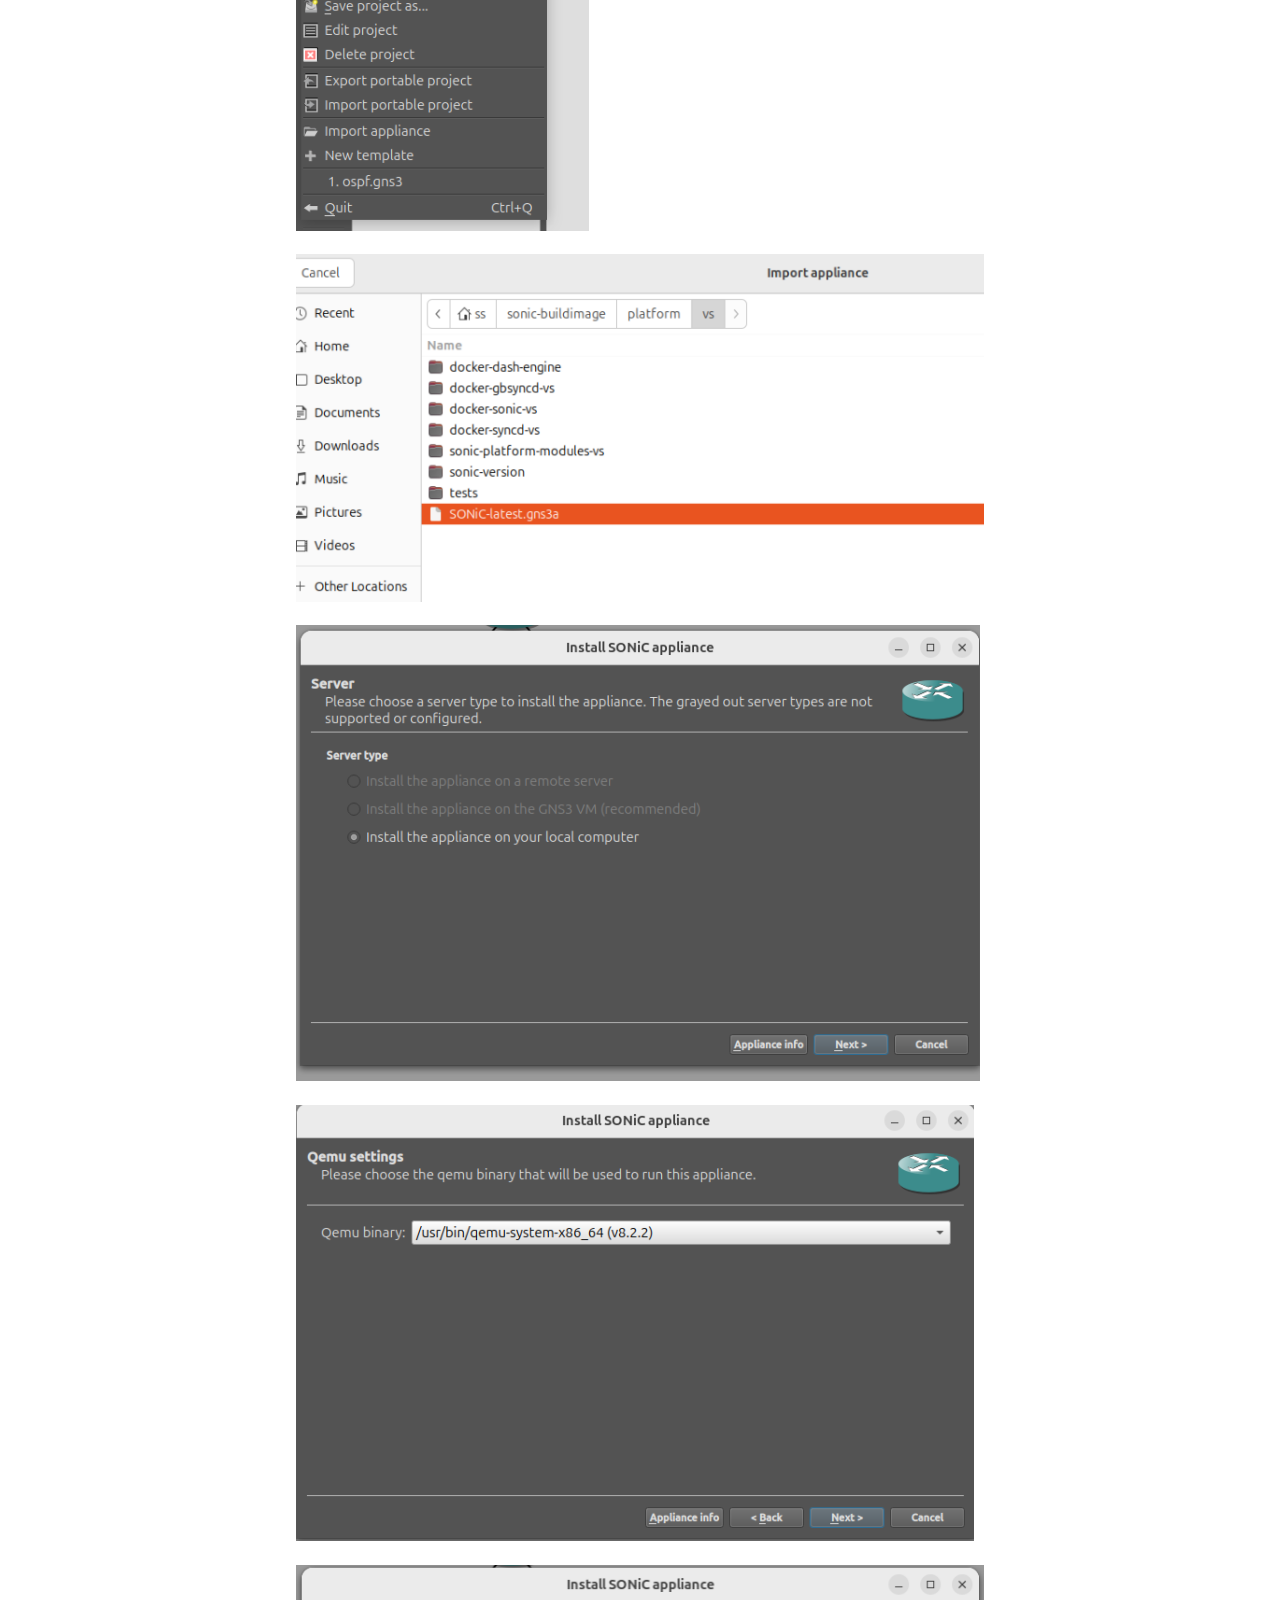
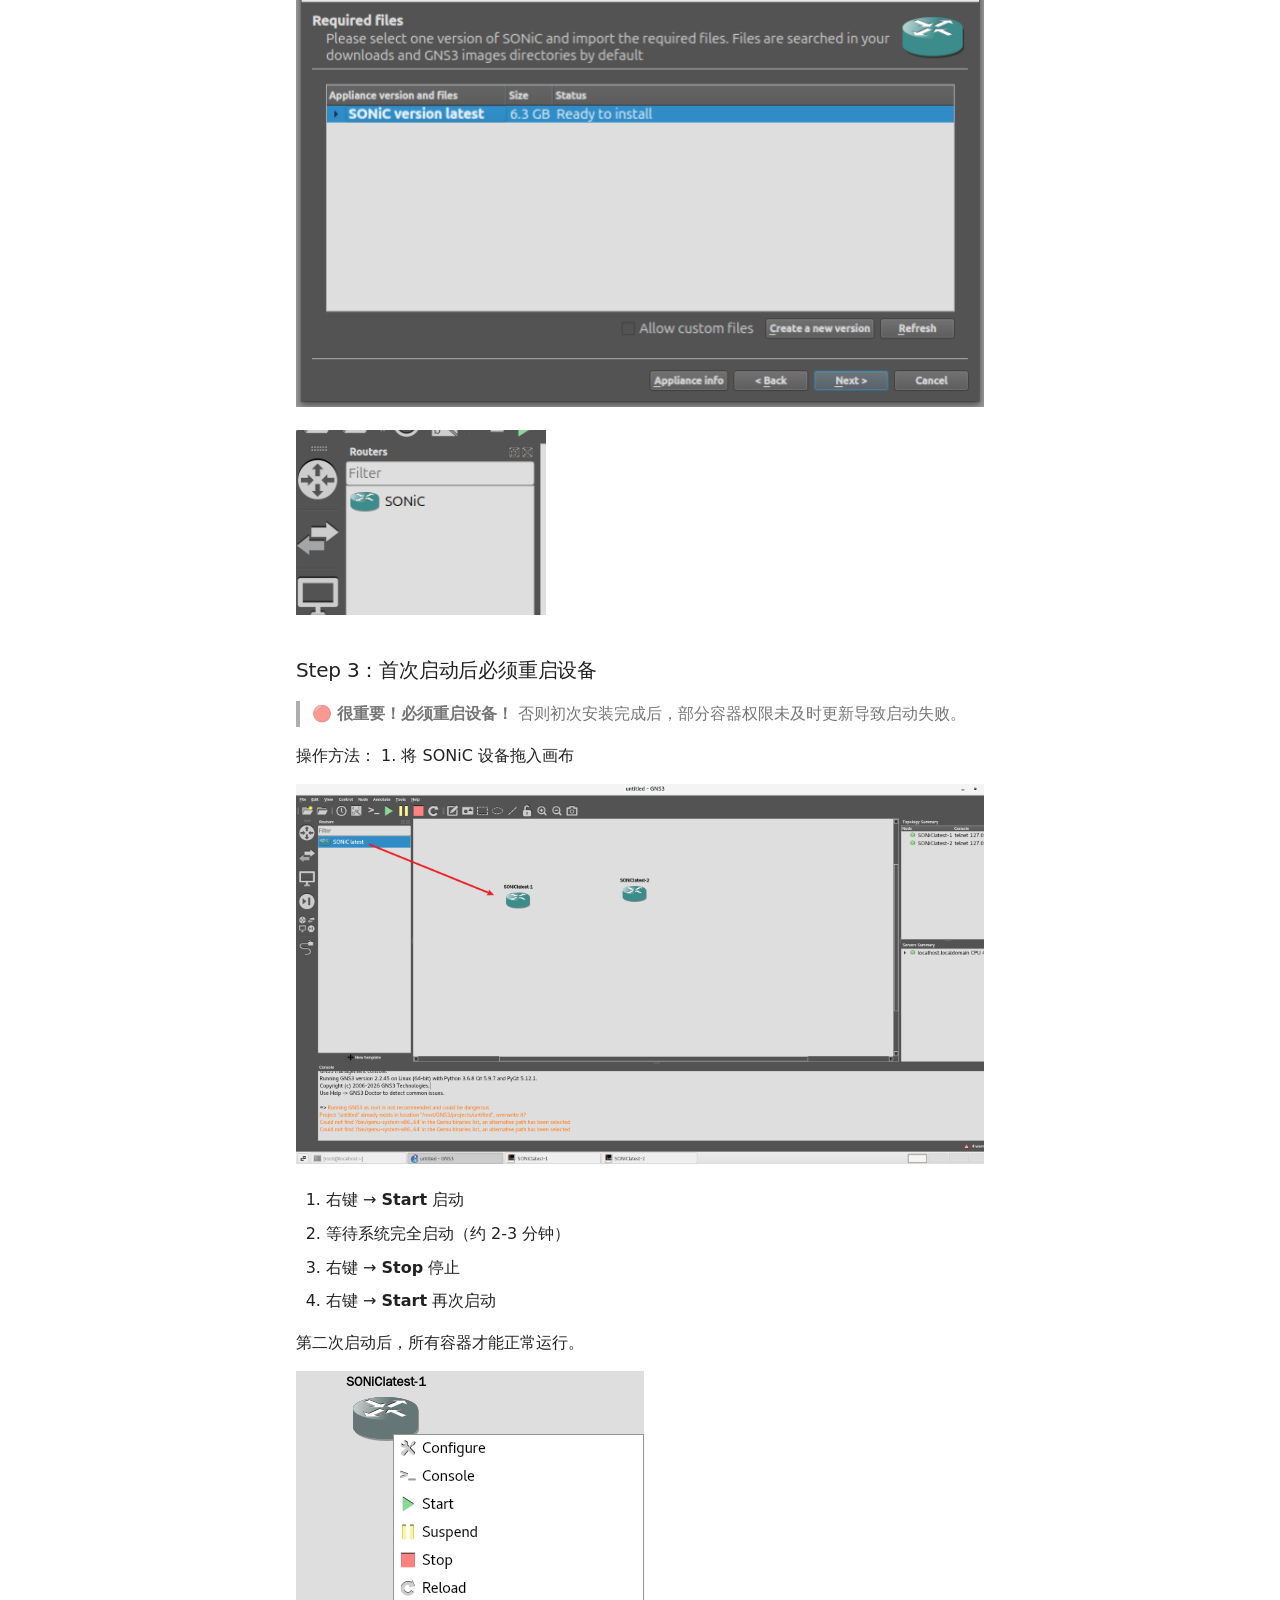
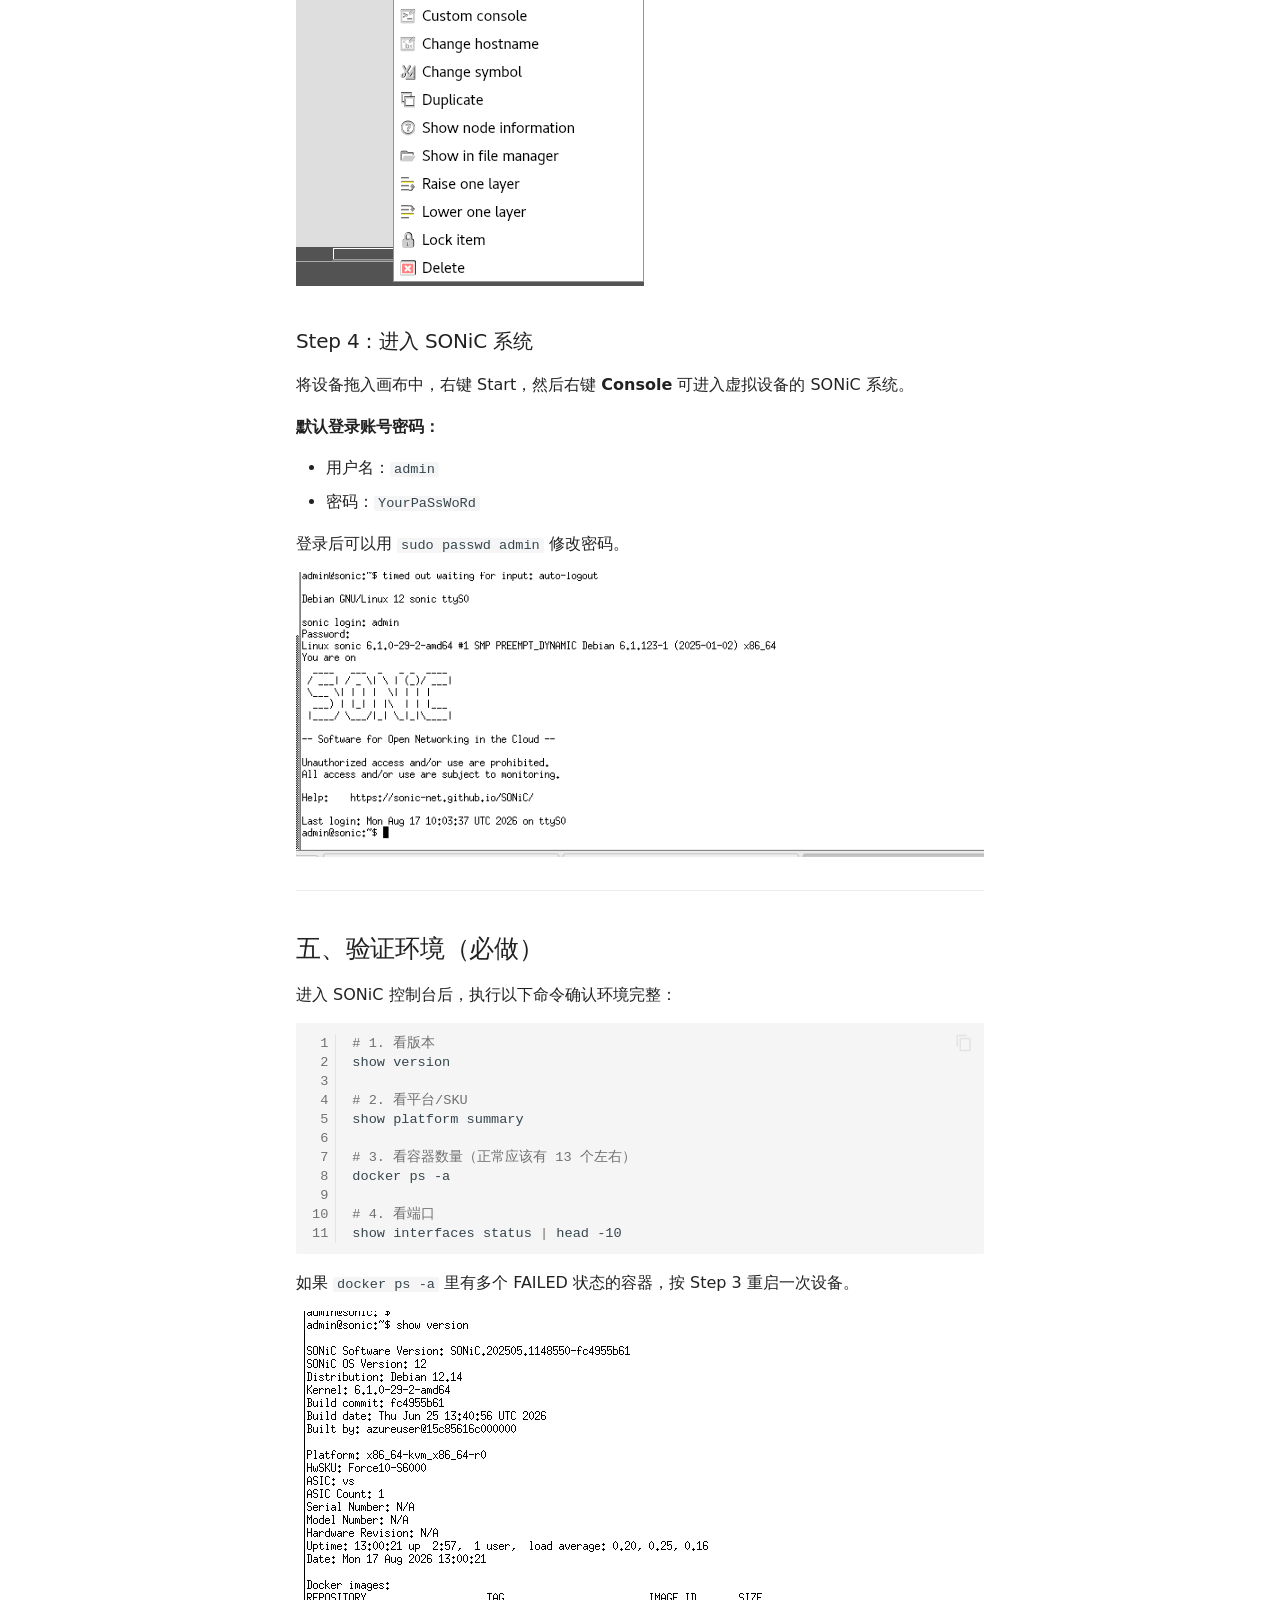
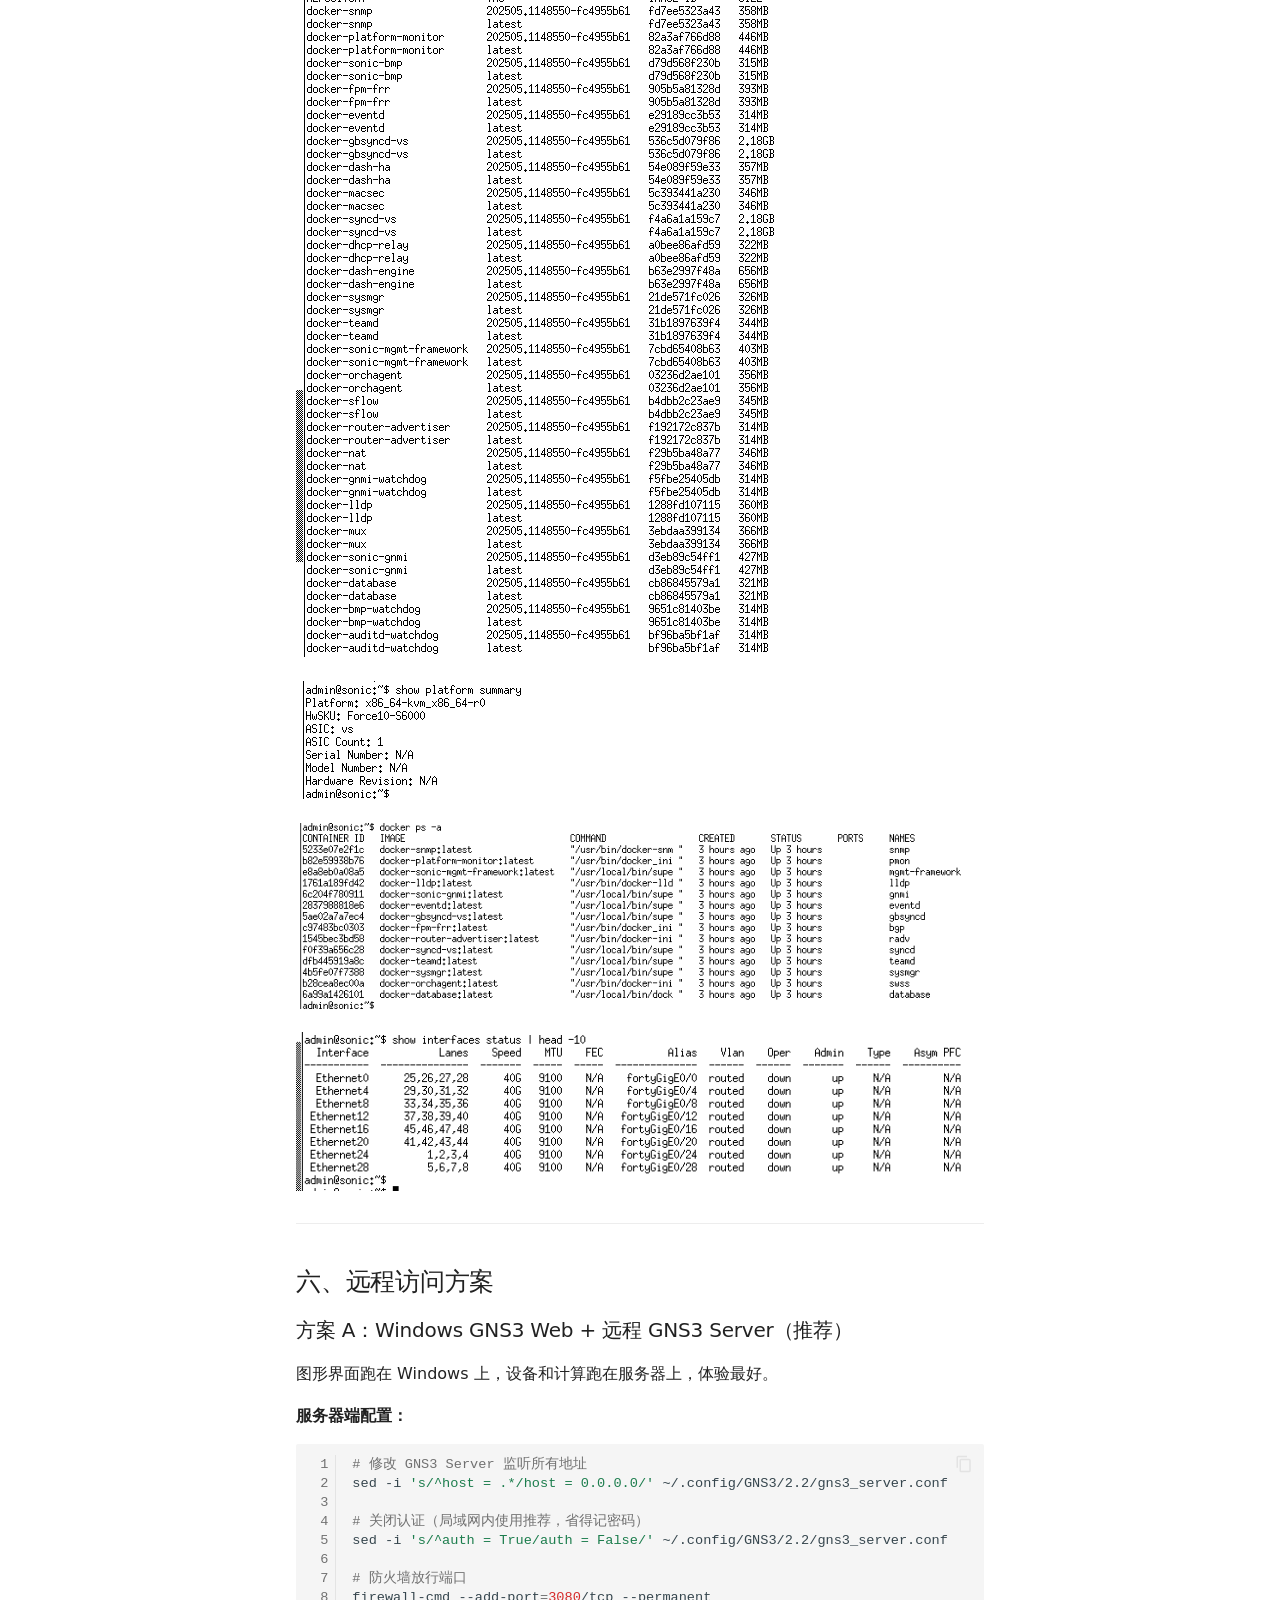
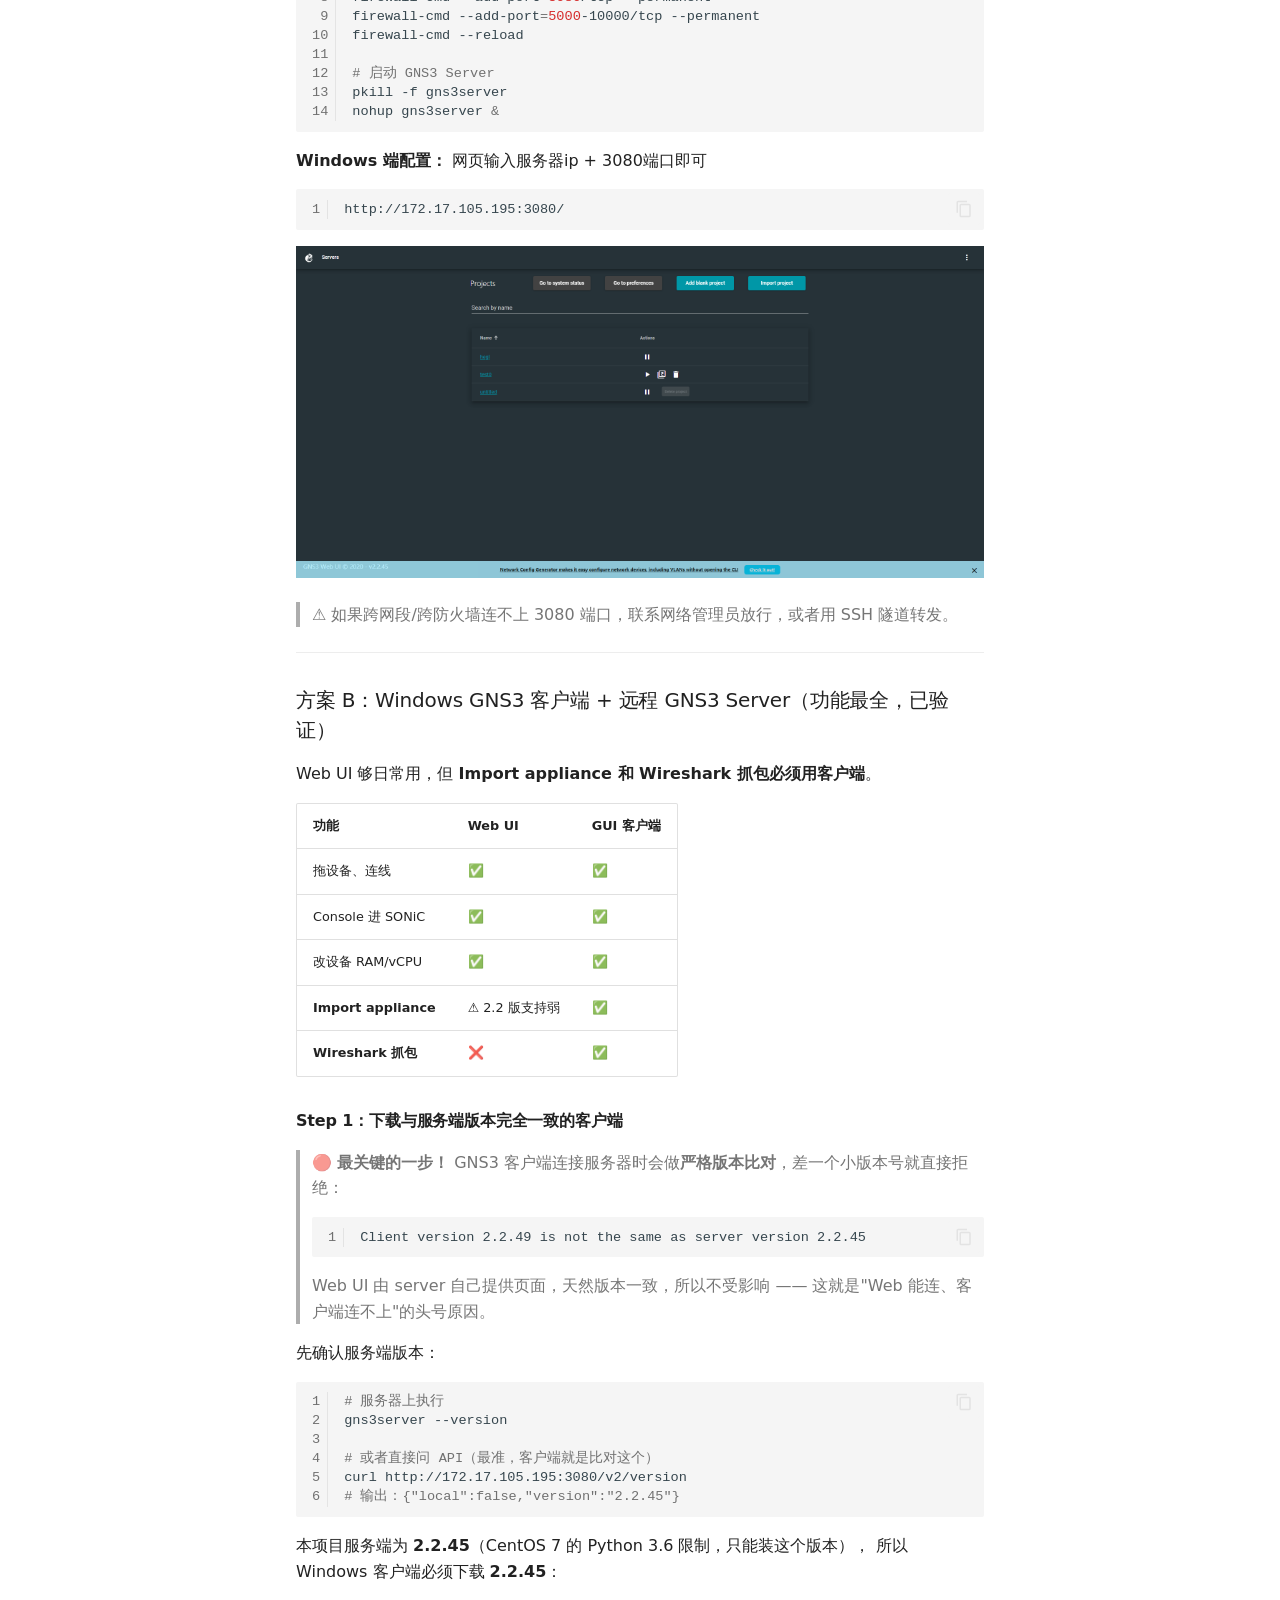
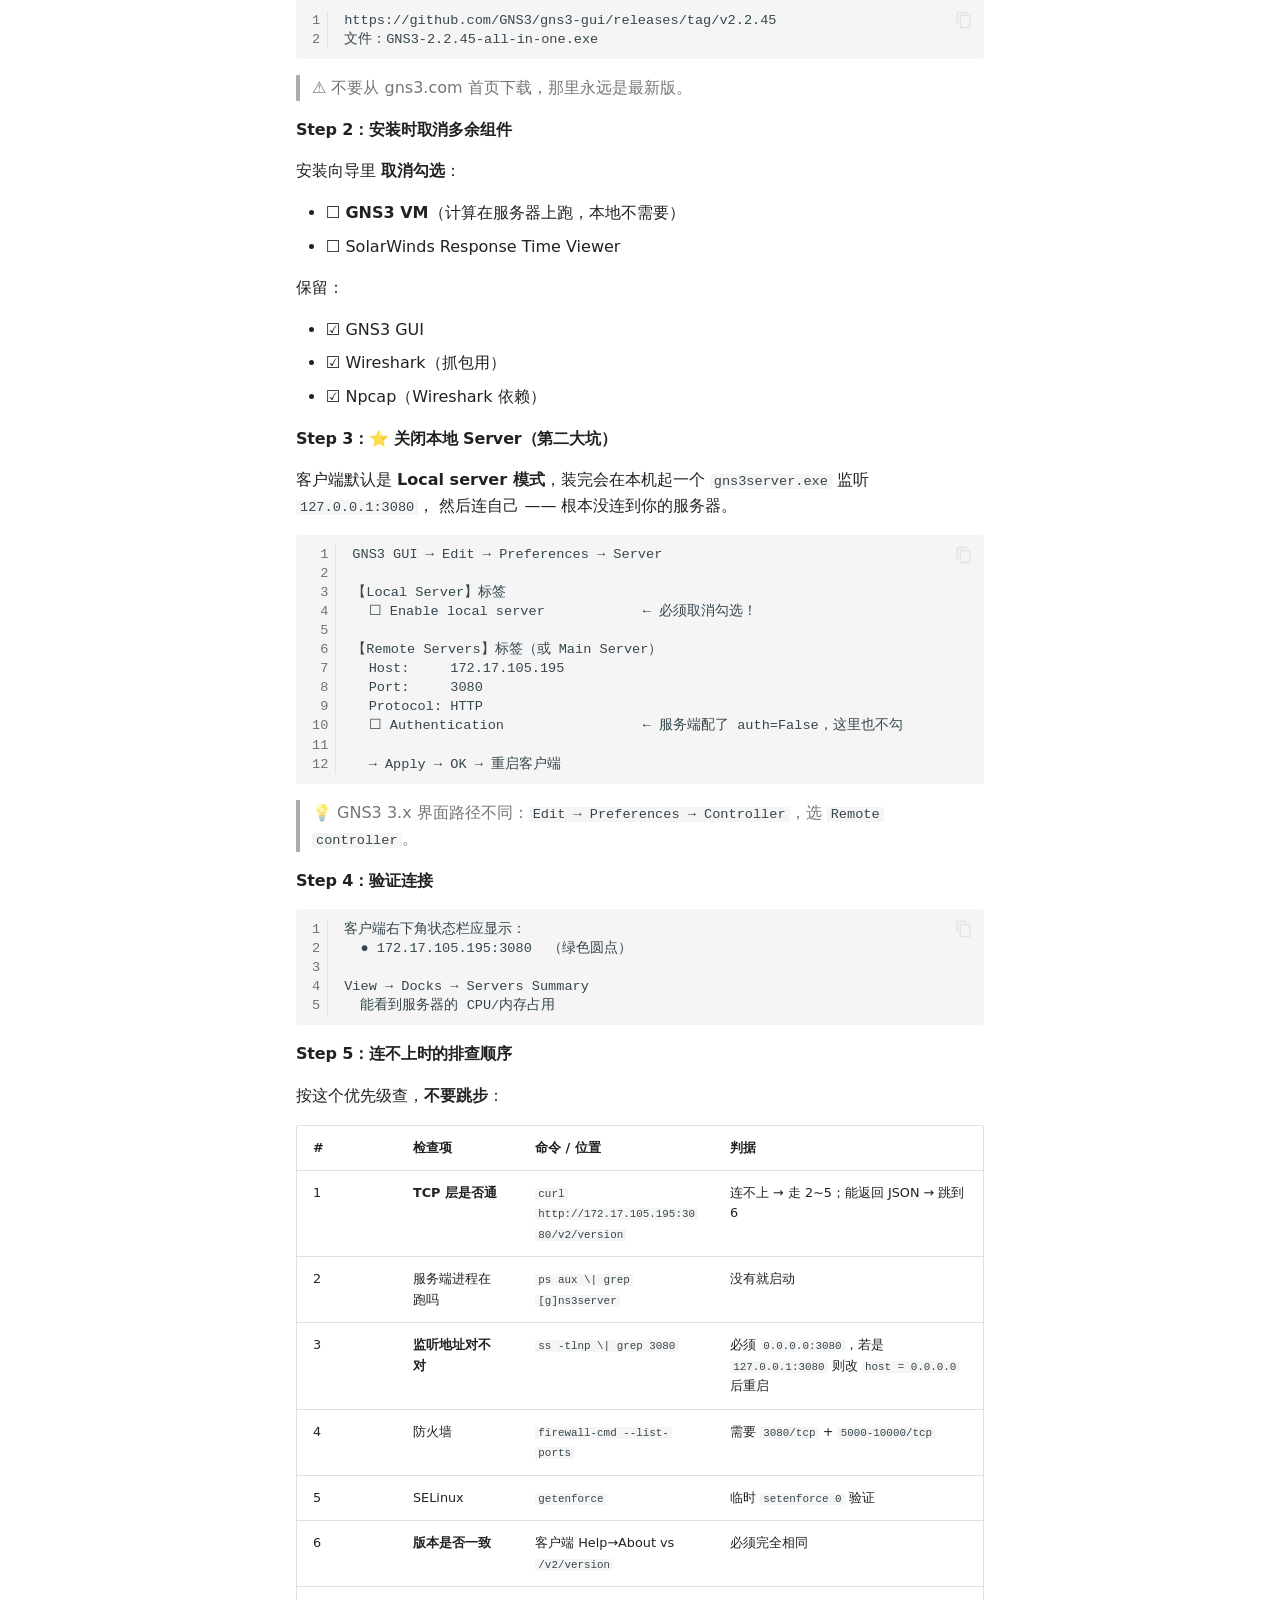
<file: 06-Sonic-GNS3虚拟环境搭建/index.html>
<!doctype html>
<html lang="zh" class="no-js">
  <head>
    
      <meta charset="utf-8">
      <meta name="viewport" content="width=device-width,initial-scale=1">
      
        <meta name="description" content="个人技术文档与笔记 —— Linux 内核 RDMA 网卡驱动、固件验证与调试">
      
      
        <meta name="author" content="windysama">
      
      
        <link rel="canonical" href="https://windysama.github.io/mydocs/06-Sonic-GNS3%E8%99%9A%E6%8B%9F%E7%8E%AF%E5%A2%83%E6%90%AD%E5%BB%BA/">
      
      
        <link rel="prev" href="../rdma-notes/">
      
      
        <link rel="next" href="../tags/">
      
      
        
      
      
      <link rel="icon" href="../assets/images/favicon.png">
      <meta name="generator" content="mkdocs-1.6.1, mkdocs-material-9.7.7">
    
    
      
        <title>sonic-gns3虚拟环境搭建 - windysama 的文档站</title>
      
    
    
      <link rel="stylesheet" href="../assets/stylesheets/main.ec1eaa64.min.css">
      
        
        <link rel="stylesheet" href="../assets/stylesheets/palette.ab4e12ef.min.css">
      
      


    
    
      
    
    
      
    
    
      <link rel="stylesheet" href="../stylesheets/extra.css">
    
    <script>__md_scope=new URL("..",location),__md_hash=e=>[...e].reduce(((e,_)=>(e<<5)-e+_.charCodeAt(0)),0),__md_get=(e,_=localStorage,t=__md_scope)=>JSON.parse(_.getItem(t.pathname+"."+e)),__md_set=(e,_,t=localStorage,a=__md_scope)=>{try{t.setItem(a.pathname+"."+e,JSON.stringify(_))}catch(e){}}</script>
    
      

    
    
  </head>
  
  
    
    
      
    
    
    
    
    <body dir="ltr" data-md-color-scheme="default" data-md-color-primary="custom" data-md-color-accent="custom">
  
    
    <input class="md-toggle" data-md-toggle="drawer" type="checkbox" id="__drawer" autocomplete="off">
    <input class="md-toggle" data-md-toggle="search" type="checkbox" id="__search" autocomplete="off">
    <label class="md-overlay" for="__drawer"></label>
    <div data-md-component="skip">
      
        
        <a href="#sonic-gns3" class="md-skip">
          跳转至
        </a>
      
    </div>
    <div data-md-component="announce">
      
    </div>
    
    
      

  

<header class="md-header md-header--shadow" data-md-component="header">
  <nav class="md-header__inner md-grid" aria-label="页眉">
    <a href=".." title="windysama 的文档站" class="md-header__button md-logo" aria-label="windysama 的文档站" data-md-component="logo">
      
  
  <svg xmlns="http://www.w3.org/2000/svg" viewBox="0 0 24 24"><path d="M13 19h1a1 1 0 0 1 1 1h7v2h-7a1 1 0 0 1-1 1h-4a1 1 0 0 1-1-1H2v-2h7a1 1 0 0 1 1-1h1v-2H4a1 1 0 0 1-1-1v-4a1 1 0 0 1 1-1h16a1 1 0 0 1 1 1v4a1 1 0 0 1-1 1h-7zM4 3h16a1 1 0 0 1 1 1v4a1 1 0 0 1-1 1H4a1 1 0 0 1-1-1V4a1 1 0 0 1 1-1m5 4h1V5H9zm0 8h1v-2H9zM5 5v2h2V5zm0 8v2h2v-2z"/></svg>

    </a>
    <label class="md-header__button md-icon" for="__drawer">
      
      <svg xmlns="http://www.w3.org/2000/svg" viewBox="0 0 24 24"><path d="M3 6h18v2H3zm0 5h18v2H3zm0 5h18v2H3z"/></svg>
    </label>
    <div class="md-header__title" data-md-component="header-title">
      <div class="md-header__ellipsis">
        <div class="md-header__topic">
          <span class="md-ellipsis">
            windysama 的文档站
          </span>
        </div>
        <div class="md-header__topic" data-md-component="header-topic">
          <span class="md-ellipsis">
            
              sonic-gns3虚拟环境搭建
            
          </span>
        </div>
      </div>
    </div>
    
      
        <form class="md-header__option" data-md-component="palette">
  
    
    
    
    <input class="md-option" data-md-color-media="(prefers-color-scheme: light)" data-md-color-scheme="default" data-md-color-primary="custom" data-md-color-accent="custom"  aria-label="切换至暗色"  type="radio" name="__palette" id="__palette_0">
    
      <label class="md-header__button md-icon" title="切换至暗色" for="__palette_1" hidden>
        <svg xmlns="http://www.w3.org/2000/svg" viewBox="0 0 24 24"><path d="m17.75 4.09-2.53 1.94.91 3.06-2.63-1.81-2.63 1.81.91-3.06-2.53-1.94L12.44 4l1.06-3 1.06 3zm3.5 6.91-1.64 1.25.59 1.98-1.7-1.17-1.7 1.17.59-1.98L15.75 11l2.06-.05L18.5 9l.69 1.95zm-2.28 4.95c.83-.08 1.72 1.1 1.19 1.85-.32.45-.66.87-1.08 1.27C15.17 23 8.84 23 4.94 19.07c-3.91-3.9-3.91-10.24 0-14.14.4-.4.82-.76 1.27-1.08.75-.53 1.93.36 1.85 1.19-.27 2.86.69 5.83 2.89 8.02a9.96 9.96 0 0 0 8.02 2.89m-1.64 2.02a12.08 12.08 0 0 1-7.8-3.47c-2.17-2.19-3.33-5-3.49-7.82-2.81 3.14-2.7 7.96.31 10.98 3.02 3.01 7.84 3.12 10.98.31"/></svg>
      </label>
    
  
    
    
    
    <input class="md-option" data-md-color-media="(prefers-color-scheme: dark)" data-md-color-scheme="slate" data-md-color-primary="custom" data-md-color-accent="custom"  aria-label="切换至亮色"  type="radio" name="__palette" id="__palette_1">
    
      <label class="md-header__button md-icon" title="切换至亮色" for="__palette_0" hidden>
        <svg xmlns="http://www.w3.org/2000/svg" viewBox="0 0 24 24"><path d="M12 7a5 5 0 0 1 5 5 5 5 0 0 1-5 5 5 5 0 0 1-5-5 5 5 0 0 1 5-5m0 2a3 3 0 0 0-3 3 3 3 0 0 0 3 3 3 3 0 0 0 3-3 3 3 0 0 0-3-3m0-7 2.39 3.42C13.65 5.15 12.84 5 12 5s-1.65.15-2.39.42zM3.34 7l4.16-.35A7.2 7.2 0 0 0 5.94 8.5c-.44.74-.69 1.5-.83 2.29zm.02 10 1.76-3.77a7.131 7.131 0 0 0 2.38 4.14zM20.65 7l-1.77 3.79a7.02 7.02 0 0 0-2.38-4.15zm-.01 10-4.14.36c.59-.51 1.12-1.14 1.54-1.86.42-.73.69-1.5.83-2.29zM12 22l-2.41-3.44c.74.27 1.55.44 2.41.44.82 0 1.63-.17 2.37-.44z"/></svg>
      </label>
    
  
</form>
      
    
    
      <script>var palette=__md_get("__palette");if(palette&&palette.color){if("(prefers-color-scheme)"===palette.color.media){var media=matchMedia("(prefers-color-scheme: light)"),input=document.querySelector(media.matches?"[data-md-color-media='(prefers-color-scheme: light)']":"[data-md-color-media='(prefers-color-scheme: dark)']");palette.color.media=input.getAttribute("data-md-color-media"),palette.color.scheme=input.getAttribute("data-md-color-scheme"),palette.color.primary=input.getAttribute("data-md-color-primary"),palette.color.accent=input.getAttribute("data-md-color-accent")}for(var[key,value]of Object.entries(palette.color))document.body.setAttribute("data-md-color-"+key,value)}</script>
    
    
    
      
      
        <label class="md-header__button md-icon" for="__search">
          
          <svg xmlns="http://www.w3.org/2000/svg" viewBox="0 0 24 24"><path d="M9.5 3A6.5 6.5 0 0 1 16 9.5c0 1.61-.59 3.09-1.56 4.23l.27.27h.79l5 5-1.5 1.5-5-5v-.79l-.27-.27A6.52 6.52 0 0 1 9.5 16 6.5 6.5 0 0 1 3 9.5 6.5 6.5 0 0 1 9.5 3m0 2C7 5 5 7 5 9.5S7 14 9.5 14 14 12 14 9.5 12 5 9.5 5"/></svg>
        </label>
        <div class="md-search" data-md-component="search" role="dialog">
  <label class="md-search__overlay" for="__search"></label>
  <div class="md-search__inner" role="search">
    <form class="md-search__form" name="search">
      <input type="text" class="md-search__input" name="query" aria-label="搜索" placeholder="搜索" autocapitalize="off" autocorrect="off" autocomplete="off" spellcheck="false" data-md-component="search-query" required>
      <label class="md-search__icon md-icon" for="__search">
        
        <svg xmlns="http://www.w3.org/2000/svg" viewBox="0 0 24 24"><path d="M9.5 3A6.5 6.5 0 0 1 16 9.5c0 1.61-.59 3.09-1.56 4.23l.27.27h.79l5 5-1.5 1.5-5-5v-.79l-.27-.27A6.52 6.52 0 0 1 9.5 16 6.5 6.5 0 0 1 3 9.5 6.5 6.5 0 0 1 9.5 3m0 2C7 5 5 7 5 9.5S7 14 9.5 14 14 12 14 9.5 12 5 9.5 5"/></svg>
        
        <svg xmlns="http://www.w3.org/2000/svg" viewBox="0 0 24 24"><path d="M20 11v2H8l5.5 5.5-1.42 1.42L4.16 12l7.92-7.92L13.5 5.5 8 11z"/></svg>
      </label>
      <nav class="md-search__options" aria-label="查找">
        
        <button type="reset" class="md-search__icon md-icon" title="清空当前内容" aria-label="清空当前内容" tabindex="-1">
          
          <svg xmlns="http://www.w3.org/2000/svg" viewBox="0 0 24 24"><path d="M19 6.41 17.59 5 12 10.59 6.41 5 5 6.41 10.59 12 5 17.59 6.41 19 12 13.41 17.59 19 19 17.59 13.41 12z"/></svg>
        </button>
      </nav>
      
        <div class="md-search__suggest" data-md-component="search-suggest"></div>
      
    </form>
    <div class="md-search__output">
      <div class="md-search__scrollwrap" tabindex="0" data-md-scrollfix>
        <div class="md-search-result" data-md-component="search-result">
          <div class="md-search-result__meta">
            正在初始化搜索引擎
          </div>
          <ol class="md-search-result__list" role="presentation"></ol>
        </div>
      </div>
    </div>
  </div>
</div>
      
    
    
      <div class="md-header__source">
        <a href="https://github.com/windysama/mydocs" title="前往仓库" class="md-source" data-md-component="source">
  <div class="md-source__icon md-icon">
    
    <svg xmlns="http://www.w3.org/2000/svg" viewBox="0 0 512 512"><!--! Font Awesome Free 7.1.0 by @fontawesome - https://fontawesome.com License - https://fontawesome.com/license/free (Icons: CC BY 4.0, Fonts: SIL OFL 1.1, Code: MIT License) Copyright 2025 Fonticons, Inc.--><path d="M173.9 397.4c0 2-2.3 3.6-5.2 3.6-3.3.3-5.6-1.3-5.6-3.6 0-2 2.3-3.6 5.2-3.6 3-.3 5.6 1.3 5.6 3.6m-31.1-4.5c-.7 2 1.3 4.3 4.3 4.9 2.6 1 5.6 0 6.2-2s-1.3-4.3-4.3-5.2c-2.6-.7-5.5.3-6.2 2.3m44.2-1.7c-2.9.7-4.9 2.6-4.6 4.9.3 2 2.9 3.3 5.9 2.6 2.9-.7 4.9-2.6 4.6-4.6-.3-1.9-3-3.2-5.9-2.9M252.8 8C114.1 8 8 113.3 8 252c0 110.9 69.8 205.8 169.5 239.2 12.8 2.3 17.3-5.6 17.3-12.1 0-6.2-.3-40.4-.3-61.4 0 0-70 15-84.7-29.8 0 0-11.4-29.1-27.8-36.6 0 0-22.9-15.7 1.6-15.4 0 0 24.9 2 38.6 25.8 21.9 38.6 58.6 27.5 72.9 20.9 2.3-16 8.8-27.1 16-33.7-55.9-6.2-112.3-14.3-112.3-110.5 0-27.5 7.6-41.3 23.6-58.9-2.6-6.5-11.1-33.3 2.6-67.9 20.9-6.5 69 27 69 27 20-5.6 41.5-8.5 62.8-8.5s42.8 2.9 62.8 8.5c0 0 48.1-33.6 69-27 13.7 34.7 5.2 61.4 2.6 67.9 16 17.7 25.8 31.5 25.8 58.9 0 96.5-58.9 104.2-114.8 110.5 9.2 7.9 17 22.9 17 46.4 0 33.7-.3 75.4-.3 83.6 0 6.5 4.6 14.4 17.3 12.1C436.2 457.8 504 362.9 504 252 504 113.3 391.5 8 252.8 8M105.2 352.9c-1.3 1-1 3.3.7 5.2 1.6 1.6 3.9 2.3 5.2 1 1.3-1 1-3.3-.7-5.2-1.6-1.6-3.9-2.3-5.2-1m-10.8-8.1c-.7 1.3.3 2.9 2.3 3.9 1.6 1 3.6.7 4.3-.7.7-1.3-.3-2.9-2.3-3.9-2-.6-3.6-.3-4.3.7m32.4 35.6c-1.6 1.3-1 4.3 1.3 6.2 2.3 2.3 5.2 2.6 6.5 1 1.3-1.3.7-4.3-1.3-6.2-2.2-2.3-5.2-2.6-6.5-1m-11.4-14.7c-1.6 1-1.6 3.6 0 5.9s4.3 3.3 5.6 2.3c1.6-1.3 1.6-3.9 0-6.2-1.4-2.3-4-3.3-5.6-2"/></svg>
  </div>
  <div class="md-source__repository">
    windysama/mydocs
  </div>
</a>
      </div>
    
  </nav>
  
</header>
    
    <div class="md-container" data-md-component="container">
      
      
        
          
        
      
      <main class="md-main" data-md-component="main">
        <div class="md-main__inner md-grid">
          
            
              
              <div class="md-sidebar md-sidebar--primary" data-md-component="sidebar" data-md-type="navigation" >
                <div class="md-sidebar__scrollwrap">
                  <div class="md-sidebar__inner">
                    



<nav class="md-nav md-nav--primary" aria-label="导航栏" data-md-level="0">
  <label class="md-nav__title" for="__drawer">
    <a href=".." title="windysama 的文档站" class="md-nav__button md-logo" aria-label="windysama 的文档站" data-md-component="logo">
      
  
  <svg xmlns="http://www.w3.org/2000/svg" viewBox="0 0 24 24"><path d="M13 19h1a1 1 0 0 1 1 1h7v2h-7a1 1 0 0 1-1 1h-4a1 1 0 0 1-1-1H2v-2h7a1 1 0 0 1 1-1h1v-2H4a1 1 0 0 1-1-1v-4a1 1 0 0 1 1-1h16a1 1 0 0 1 1 1v4a1 1 0 0 1-1 1h-7zM4 3h16a1 1 0 0 1 1 1v4a1 1 0 0 1-1 1H4a1 1 0 0 1-1-1V4a1 1 0 0 1 1-1m5 4h1V5H9zm0 8h1v-2H9zM5 5v2h2V5zm0 8v2h2v-2z"/></svg>

    </a>
    windysama 的文档站
  </label>
  
    <div class="md-nav__source">
      <a href="https://github.com/windysama/mydocs" title="前往仓库" class="md-source" data-md-component="source">
  <div class="md-source__icon md-icon">
    
    <svg xmlns="http://www.w3.org/2000/svg" viewBox="0 0 512 512"><!--! Font Awesome Free 7.1.0 by @fontawesome - https://fontawesome.com License - https://fontawesome.com/license/free (Icons: CC BY 4.0, Fonts: SIL OFL 1.1, Code: MIT License) Copyright 2025 Fonticons, Inc.--><path d="M173.9 397.4c0 2-2.3 3.6-5.2 3.6-3.3.3-5.6-1.3-5.6-3.6 0-2 2.3-3.6 5.2-3.6 3-.3 5.6 1.3 5.6 3.6m-31.1-4.5c-.7 2 1.3 4.3 4.3 4.9 2.6 1 5.6 0 6.2-2s-1.3-4.3-4.3-5.2c-2.6-.7-5.5.3-6.2 2.3m44.2-1.7c-2.9.7-4.9 2.6-4.6 4.9.3 2 2.9 3.3 5.9 2.6 2.9-.7 4.9-2.6 4.6-4.6-.3-1.9-3-3.2-5.9-2.9M252.8 8C114.1 8 8 113.3 8 252c0 110.9 69.8 205.8 169.5 239.2 12.8 2.3 17.3-5.6 17.3-12.1 0-6.2-.3-40.4-.3-61.4 0 0-70 15-84.7-29.8 0 0-11.4-29.1-27.8-36.6 0 0-22.9-15.7 1.6-15.4 0 0 24.9 2 38.6 25.8 21.9 38.6 58.6 27.5 72.9 20.9 2.3-16 8.8-27.1 16-33.7-55.9-6.2-112.3-14.3-112.3-110.5 0-27.5 7.6-41.3 23.6-58.9-2.6-6.5-11.1-33.3 2.6-67.9 20.9-6.5 69 27 69 27 20-5.6 41.5-8.5 62.8-8.5s42.8 2.9 62.8 8.5c0 0 48.1-33.6 69-27 13.7 34.7 5.2 61.4 2.6 67.9 16 17.7 25.8 31.5 25.8 58.9 0 96.5-58.9 104.2-114.8 110.5 9.2 7.9 17 22.9 17 46.4 0 33.7-.3 75.4-.3 83.6 0 6.5 4.6 14.4 17.3 12.1C436.2 457.8 504 362.9 504 252 504 113.3 391.5 8 252.8 8M105.2 352.9c-1.3 1-1 3.3.7 5.2 1.6 1.6 3.9 2.3 5.2 1 1.3-1 1-3.3-.7-5.2-1.6-1.6-3.9-2.3-5.2-1m-10.8-8.1c-.7 1.3.3 2.9 2.3 3.9 1.6 1 3.6.7 4.3-.7.7-1.3-.3-2.9-2.3-3.9-2-.6-3.6-.3-4.3.7m32.4 35.6c-1.6 1.3-1 4.3 1.3 6.2 2.3 2.3 5.2 2.6 6.5 1 1.3-1.3.7-4.3-1.3-6.2-2.2-2.3-5.2-2.6-6.5-1m-11.4-14.7c-1.6 1-1.6 3.6 0 5.9s4.3 3.3 5.6 2.3c1.6-1.3 1.6-3.9 0-6.2-1.4-2.3-4-3.3-5.6-2"/></svg>
  </div>
  <div class="md-source__repository">
    windysama/mydocs
  </div>
</a>
    </div>
  
  <ul class="md-nav__list" data-md-scrollfix>
    
      
      
  
  
  
  
    <li class="md-nav__item">
      <a href=".." class="md-nav__link">
        
  
  
  <span class="md-ellipsis">
    
  
    首页
  

    
  </span>
  
  

      </a>
    </li>
  

    
      
      
  
  
    
  
  
  
    
    
    
    
      
        
        
      
    
    
    <li class="md-nav__item md-nav__item--active md-nav__item--section md-nav__item--nested">
      
        
        
        <input class="md-nav__toggle md-toggle " type="checkbox" id="__nav_2" checked>
        
          
          <label class="md-nav__link" for="__nav_2" id="__nav_2_label" tabindex="">
            
  
  
  <span class="md-ellipsis">
    
  
    技术笔记
  

    
  </span>
  
  

            <span class="md-nav__icon md-icon"></span>
          </label>
        
        <nav class="md-nav" data-md-level="1" aria-labelledby="__nav_2_label" aria-expanded="true">
          <label class="md-nav__title" for="__nav_2">
            <span class="md-nav__icon md-icon"></span>
            
  
    技术笔记
  

          </label>
          <ul class="md-nav__list" data-md-scrollfix>
            
              
                
  
  
  
  
    <li class="md-nav__item">
      <a href="../rdma-notes/" class="md-nav__link">
        
  
  
  <span class="md-ellipsis">
    
  
    RDMA 驱动验证笔记
  

    
  </span>
  
  

      </a>
    </li>
  

              
            
              
                
  
  
    
  
  
  
    <li class="md-nav__item md-nav__item--active">
      
      <input class="md-nav__toggle md-toggle" type="checkbox" id="__toc">
      
      
        
      
      
        <label class="md-nav__link md-nav__link--active" for="__toc">
          
  
  
  <span class="md-ellipsis">
    
  
    sonic-gns3虚拟环境搭建
  

    
  </span>
  
  

          <span class="md-nav__icon md-icon"></span>
        </label>
      
      <a href="./" class="md-nav__link md-nav__link--active">
        
  
  
  <span class="md-ellipsis">
    
  
    sonic-gns3虚拟环境搭建
  

    
  </span>
  
  

      </a>
      
        

<nav class="md-nav md-nav--secondary" aria-label="目录">
  
  
  
    
  
  
    <label class="md-nav__title" for="__toc">
      <span class="md-nav__icon md-icon"></span>
      目录
    </label>
    <ul class="md-nav__list" data-md-component="toc" data-md-scrollfix>
      
        <li class="md-nav__item">
  <a href="#ubuntu" class="md-nav__link">
    <span class="md-ellipsis">
      
        一、Ubuntu 环境（推荐，官方支持最好）
      
    </span>
  </a>
  
    <nav class="md-nav" aria-label="一、Ubuntu 环境（推荐，官方支持最好）">
      <ul class="md-nav__list">
        
          <li class="md-nav__item">
  <a href="#step-1-gns3" class="md-nav__link">
    <span class="md-ellipsis">
      
        Step 1：安装 GNS3
      
    </span>
  </a>
  
</li>
        
      </ul>
    </nav>
  
</li>
      
        <li class="md-nav__item">
  <a href="#centos-7" class="md-nav__link">
    <span class="md-ellipsis">
      
        二、CentOS 7 环境（补充章节，已踩坑验证）
      
    </span>
  </a>
  
    <nav class="md-nav" aria-label="二、CentOS 7 环境（补充章节，已踩坑验证）">
      <ul class="md-nav__list">
        
          <li class="md-nav__item">
  <a href="#step-1" class="md-nav__link">
    <span class="md-ellipsis">
      
        Step 1：安装基础依赖
      
    </span>
  </a>
  
</li>
        
          <li class="md-nav__item">
  <a href="#step-2-gns3python-36" class="md-nav__link">
    <span class="md-ellipsis">
      
        Step 2：安装 GNS3（Python 3.6 兼容版）
      
    </span>
  </a>
  
</li>
        
          <li class="md-nav__item">
  <a href="#step-3-qemu" class="md-nav__link">
    <span class="md-ellipsis">
      
        Step 3：安装 QEMU 并修复路径
      
    </span>
  </a>
  
</li>
        
          <li class="md-nav__item">
  <a href="#step-4-ubridge" class="md-nav__link">
    <span class="md-ellipsis">
      
        Step 4：安装 uBridge
      
    </span>
  </a>
  
</li>
        
          <li class="md-nav__item">
  <a href="#step-5-gns3" class="md-nav__link">
    <span class="md-ellipsis">
      
        Step 5：启动 GNS3
      
    </span>
  </a>
  
</li>
        
      </ul>
    </nav>
  
</li>
      
        <li class="md-nav__item">
  <a href="#sonic" class="md-nav__link">
    <span class="md-ellipsis">
      
        三、SONiC 镜像准备（通用步骤）
      
    </span>
  </a>
  
    <nav class="md-nav" aria-label="三、SONiC 镜像准备（通用步骤）">
      <ul class="md-nav__list">
        
          <li class="md-nav__item">
  <a href="#step-1clone-sonic-buildimage" class="md-nav__link">
    <span class="md-ellipsis">
      
        Step 1：Clone sonic-buildimage
      
    </span>
  </a>
  
</li>
        
          <li class="md-nav__item">
  <a href="#step-2-sonic-vs" class="md-nav__link">
    <span class="md-ellipsis">
      
        Step 2：下载 SONiC VS 镜像
      
    </span>
  </a>
  
</li>
        
          <li class="md-nav__item">
  <a href="#step-3" class="md-nav__link">
    <span class="md-ellipsis">
      
        Step 3：解压镜像
      
    </span>
  </a>
  
</li>
        
          <li class="md-nav__item">
  <a href="#step-4-gns3-appliance" class="md-nav__link">
    <span class="md-ellipsis">
      
        Step 4：生成 GNS3 appliance 模板
      
    </span>
  </a>
  
</li>
        
      </ul>
    </nav>
  
</li>
      
        <li class="md-nav__item">
  <a href="#gns3-sonic" class="md-nav__link">
    <span class="md-ellipsis">
      
        四、GNS3 导入 SONiC 镜像（通用步骤）
      
    </span>
  </a>
  
    <nav class="md-nav" aria-label="四、GNS3 导入 SONiC 镜像（通用步骤）">
      <ul class="md-nav__list">
        
          <li class="md-nav__item">
  <a href="#step-1-gns3_1" class="md-nav__link">
    <span class="md-ellipsis">
      
        Step 1：打开 GNS3 进行初始化配置
      
    </span>
  </a>
  
</li>
        
          <li class="md-nav__item">
  <a href="#step-2-sonic-appliance" class="md-nav__link">
    <span class="md-ellipsis">
      
        Step 2：导入 SONiC appliance
      
    </span>
  </a>
  
</li>
        
          <li class="md-nav__item">
  <a href="#step-3_1" class="md-nav__link">
    <span class="md-ellipsis">
      
        Step 3：首次启动后必须重启设备
      
    </span>
  </a>
  
</li>
        
          <li class="md-nav__item">
  <a href="#step-4-sonic" class="md-nav__link">
    <span class="md-ellipsis">
      
        Step 4：进入 SONiC 系统
      
    </span>
  </a>
  
</li>
        
      </ul>
    </nav>
  
</li>
      
        <li class="md-nav__item">
  <a href="#_1" class="md-nav__link">
    <span class="md-ellipsis">
      
        五、验证环境（必做）
      
    </span>
  </a>
  
</li>
      
        <li class="md-nav__item">
  <a href="#_2" class="md-nav__link">
    <span class="md-ellipsis">
      
        六、远程访问方案
      
    </span>
  </a>
  
    <nav class="md-nav" aria-label="六、远程访问方案">
      <ul class="md-nav__list">
        
          <li class="md-nav__item">
  <a href="#awindows-gns3-web-gns3-server" class="md-nav__link">
    <span class="md-ellipsis">
      
        方案 A：Windows GNS3 Web + 远程 GNS3 Server（推荐）
      
    </span>
  </a>
  
</li>
        
          <li class="md-nav__item">
  <a href="#bwindows-gns3-gns3-server" class="md-nav__link">
    <span class="md-ellipsis">
      
        方案 B：Windows GNS3 客户端 + 远程 GNS3 Server（功能最全，已验证）
      
    </span>
  </a>
  
    <nav class="md-nav" aria-label="方案 B：Windows GNS3 客户端 + 远程 GNS3 Server（功能最全，已验证）">
      <ul class="md-nav__list">
        
          <li class="md-nav__item">
  <a href="#step-1_1" class="md-nav__link">
    <span class="md-ellipsis">
      
        Step 1：下载与服务端版本完全一致的客户端
      
    </span>
  </a>
  
</li>
        
          <li class="md-nav__item">
  <a href="#step-2" class="md-nav__link">
    <span class="md-ellipsis">
      
        Step 2：安装时取消多余组件
      
    </span>
  </a>
  
</li>
        
          <li class="md-nav__item">
  <a href="#step-3-server" class="md-nav__link">
    <span class="md-ellipsis">
      
        Step 3：⭐ 关闭本地 Server（第二大坑）
      
    </span>
  </a>
  
</li>
        
          <li class="md-nav__item">
  <a href="#step-4" class="md-nav__link">
    <span class="md-ellipsis">
      
        Step 4：验证连接
      
    </span>
  </a>
  
</li>
        
          <li class="md-nav__item">
  <a href="#step-5" class="md-nav__link">
    <span class="md-ellipsis">
      
        Step 5：连不上时的排查顺序
      
    </span>
  </a>
  
</li>
        
          <li class="md-nav__item">
  <a href="#step-6-ssh" class="md-nav__link">
    <span class="md-ellipsis">
      
        Step 6：兜底方案 —— SSH 隧道
      
    </span>
  </a>
  
</li>
        
      </ul>
    </nav>
  
</li>
        
          <li class="md-nav__item">
  <a href="#cvnc" class="md-nav__link">
    <span class="md-ellipsis">
      
        方案 C：VNC 远程桌面(未验证)
      
    </span>
  </a>
  
</li>
        
          <li class="md-nav__item">
  <a href="#dxrdpmstsc" class="md-nav__link">
    <span class="md-ellipsis">
      
        方案 D：xrdp（mstsc 远程桌面）
      
    </span>
  </a>
  
</li>
        
      </ul>
    </nav>
  
</li>
      
        <li class="md-nav__item">
  <a href="#consolemobaxterm-putty-securecrt" class="md-nav__link">
    <span class="md-ellipsis">
      
        七、用第三方工具连接设备 Console（MobaXterm / PuTTY / SecureCRT）
      
    </span>
  </a>
  
    <nav class="md-nav" aria-label="七、用第三方工具连接设备 Console（MobaXterm / PuTTY / SecureCRT）">
      <ul class="md-nav__list">
        
          <li class="md-nav__item">
  <a href="#1" class="md-nav__link">
    <span class="md-ellipsis">
      
        1. 原理
      
    </span>
  </a>
  
</li>
        
          <li class="md-nav__item">
  <a href="#2-5" class="md-nav__link">
    <span class="md-ellipsis">
      
        2. 查看设备对应端口号的 5 种方法
      
    </span>
  </a>
  
    <nav class="md-nav" aria-label="2. 查看设备对应端口号的 5 种方法">
      <ul class="md-nav__list">
        
          <li class="md-nav__item">
  <a href="#1topology-summary" class="md-nav__link">
    <span class="md-ellipsis">
      
        方法 ①：Topology Summary 面板（最直观）
      
    </span>
  </a>
  
</li>
        
          <li class="md-nav__item">
  <a href="#2" class="md-nav__link">
    <span class="md-ellipsis">
      
        方法 ②：右键节点查看（还能固定端口）
      
    </span>
  </a>
  
</li>
        
          <li class="md-nav__item">
  <a href="#3" class="md-nav__link">
    <span class="md-ellipsis">
      
        方法 ③：鼠标悬停
      
    </span>
  </a>
  
</li>
        
          <li class="md-nav__item">
  <a href="#4rest-api" class="md-nav__link">
    <span class="md-ellipsis">
      
        方法 ④：REST API（最适合脚本化）⭐
      
    </span>
  </a>
  
</li>
        
          <li class="md-nav__item">
  <a href="#5" class="md-nav__link">
    <span class="md-ellipsis">
      
        方法 ⑤：服务器侧直接看谁在监听
      
    </span>
  </a>
  
</li>
        
      </ul>
    </nav>
  
</li>
        
          <li class="md-nav__item">
  <a href="#3-mobaxterm-gns3-console" class="md-nav__link">
    <span class="md-ellipsis">
      
        3. 把 MobaXterm 设为 GNS3 默认 Console（一劳永逸）
      
    </span>
  </a>
  
</li>
        
          <li class="md-nav__item">
  <a href="#4-mobaxterm" class="md-nav__link">
    <span class="md-ellipsis">
      
        4. 批量生成 MobaXterm 会话文件
      
    </span>
  </a>
  
</li>
        
          <li class="md-nav__item">
  <a href="#5-mobaxterm-gns3-console" class="md-nav__link">
    <span class="md-ellipsis">
      
        5. 为什么推荐用 MobaXterm 而不是 GNS3 内置 Console
      
    </span>
  </a>
  
</li>
        
          <li class="md-nav__item">
  <a href="#6" class="md-nav__link">
    <span class="md-ellipsis">
      
        6. 常见问题
      
    </span>
  </a>
  
</li>
        
      </ul>
    </nav>
  
</li>
      
        <li class="md-nav__item">
  <a href="#sonic_1" class="md-nav__link">
    <span class="md-ellipsis">
      
        八、性能优化（必做，否则 SONiC 会卡得没法用）
      
    </span>
  </a>
  
    <nav class="md-nav" aria-label="八、性能优化（必做，否则 SONiC 会卡得没法用）">
      <ul class="md-nav__list">
        
          <li class="md-nav__item">
  <a href="#1-vcpu" class="md-nav__link">
    <span class="md-ellipsis">
      
        1. 增加内存和 vCPU
      
    </span>
  </a>
  
</li>
        
          <li class="md-nav__item">
  <a href="#2-kvm" class="md-nav__link">
    <span class="md-ellipsis">
      
        2. 开启 KVM 硬件加速（最重要）
      
    </span>
  </a>
  
</li>
        
          <li class="md-nav__item">
  <a href="#3-console-telnet" class="md-nav__link">
    <span class="md-ellipsis">
      
        3. Console 类型改成 Telnet
      
    </span>
  </a>
  
</li>
        
          <li class="md-nav__item">
  <a href="#4-virtio" class="md-nav__link">
    <span class="md-ellipsis">
      
        4. 网络加速（virtio）
      
    </span>
  </a>
  
</li>
        
      </ul>
    </nav>
  
</li>
      
        <li class="md-nav__item">
  <a href="#centos-7_1" class="md-nav__link">
    <span class="md-ellipsis">
      
        九、CentOS 7 环境问题排查速查表
      
    </span>
  </a>
  
</li>
      
        <li class="md-nav__item">
  <a href="#_3" class="md-nav__link">
    <span class="md-ellipsis">
      
        十、环境信息记录（示例）
      
    </span>
  </a>
  
</li>
      
        <li class="md-nav__item">
  <a href="#_4" class="md-nav__link">
    <span class="md-ellipsis">
      
        十一、更新记录
      
    </span>
  </a>
  
</li>
      
    </ul>
  
</nav>
      
    </li>
  

              
            
          </ul>
        </nav>
      
    </li>
  

    
      
      
  
  
  
  
    <li class="md-nav__item">
      <a href="../tags/" class="md-nav__link">
        
  
  
  <span class="md-ellipsis">
    
  
    标签
  

    
  </span>
  
  

      </a>
    </li>
  

    
      
      
  
  
  
  
    <li class="md-nav__item">
      <a href="../about/" class="md-nav__link">
        
  
  
  <span class="md-ellipsis">
    
  
    关于
  

    
  </span>
  
  

      </a>
    </li>
  

    
  </ul>
</nav>
                  </div>
                </div>
              </div>
            
            
              
              <div class="md-sidebar md-sidebar--secondary" data-md-component="sidebar" data-md-type="toc" >
                <div class="md-sidebar__scrollwrap">
                  <div class="md-sidebar__inner">
                    

<nav class="md-nav md-nav--secondary" aria-label="目录">
  
  
  
    
  
  
    <label class="md-nav__title" for="__toc">
      <span class="md-nav__icon md-icon"></span>
      目录
    </label>
    <ul class="md-nav__list" data-md-component="toc" data-md-scrollfix>
      
        <li class="md-nav__item">
  <a href="#ubuntu" class="md-nav__link">
    <span class="md-ellipsis">
      
        一、Ubuntu 环境（推荐，官方支持最好）
      
    </span>
  </a>
  
    <nav class="md-nav" aria-label="一、Ubuntu 环境（推荐，官方支持最好）">
      <ul class="md-nav__list">
        
          <li class="md-nav__item">
  <a href="#step-1-gns3" class="md-nav__link">
    <span class="md-ellipsis">
      
        Step 1：安装 GNS3
      
    </span>
  </a>
  
</li>
        
      </ul>
    </nav>
  
</li>
      
        <li class="md-nav__item">
  <a href="#centos-7" class="md-nav__link">
    <span class="md-ellipsis">
      
        二、CentOS 7 环境（补充章节，已踩坑验证）
      
    </span>
  </a>
  
    <nav class="md-nav" aria-label="二、CentOS 7 环境（补充章节，已踩坑验证）">
      <ul class="md-nav__list">
        
          <li class="md-nav__item">
  <a href="#step-1" class="md-nav__link">
    <span class="md-ellipsis">
      
        Step 1：安装基础依赖
      
    </span>
  </a>
  
</li>
        
          <li class="md-nav__item">
  <a href="#step-2-gns3python-36" class="md-nav__link">
    <span class="md-ellipsis">
      
        Step 2：安装 GNS3（Python 3.6 兼容版）
      
    </span>
  </a>
  
</li>
        
          <li class="md-nav__item">
  <a href="#step-3-qemu" class="md-nav__link">
    <span class="md-ellipsis">
      
        Step 3：安装 QEMU 并修复路径
      
    </span>
  </a>
  
</li>
        
          <li class="md-nav__item">
  <a href="#step-4-ubridge" class="md-nav__link">
    <span class="md-ellipsis">
      
        Step 4：安装 uBridge
      
    </span>
  </a>
  
</li>
        
          <li class="md-nav__item">
  <a href="#step-5-gns3" class="md-nav__link">
    <span class="md-ellipsis">
      
        Step 5：启动 GNS3
      
    </span>
  </a>
  
</li>
        
      </ul>
    </nav>
  
</li>
      
        <li class="md-nav__item">
  <a href="#sonic" class="md-nav__link">
    <span class="md-ellipsis">
      
        三、SONiC 镜像准备（通用步骤）
      
    </span>
  </a>
  
    <nav class="md-nav" aria-label="三、SONiC 镜像准备（通用步骤）">
      <ul class="md-nav__list">
        
          <li class="md-nav__item">
  <a href="#step-1clone-sonic-buildimage" class="md-nav__link">
    <span class="md-ellipsis">
      
        Step 1：Clone sonic-buildimage
      
    </span>
  </a>
  
</li>
        
          <li class="md-nav__item">
  <a href="#step-2-sonic-vs" class="md-nav__link">
    <span class="md-ellipsis">
      
        Step 2：下载 SONiC VS 镜像
      
    </span>
  </a>
  
</li>
        
          <li class="md-nav__item">
  <a href="#step-3" class="md-nav__link">
    <span class="md-ellipsis">
      
        Step 3：解压镜像
      
    </span>
  </a>
  
</li>
        
          <li class="md-nav__item">
  <a href="#step-4-gns3-appliance" class="md-nav__link">
    <span class="md-ellipsis">
      
        Step 4：生成 GNS3 appliance 模板
      
    </span>
  </a>
  
</li>
        
      </ul>
    </nav>
  
</li>
      
        <li class="md-nav__item">
  <a href="#gns3-sonic" class="md-nav__link">
    <span class="md-ellipsis">
      
        四、GNS3 导入 SONiC 镜像（通用步骤）
      
    </span>
  </a>
  
    <nav class="md-nav" aria-label="四、GNS3 导入 SONiC 镜像（通用步骤）">
      <ul class="md-nav__list">
        
          <li class="md-nav__item">
  <a href="#step-1-gns3_1" class="md-nav__link">
    <span class="md-ellipsis">
      
        Step 1：打开 GNS3 进行初始化配置
      
    </span>
  </a>
  
</li>
        
          <li class="md-nav__item">
  <a href="#step-2-sonic-appliance" class="md-nav__link">
    <span class="md-ellipsis">
      
        Step 2：导入 SONiC appliance
      
    </span>
  </a>
  
</li>
        
          <li class="md-nav__item">
  <a href="#step-3_1" class="md-nav__link">
    <span class="md-ellipsis">
      
        Step 3：首次启动后必须重启设备
      
    </span>
  </a>
  
</li>
        
          <li class="md-nav__item">
  <a href="#step-4-sonic" class="md-nav__link">
    <span class="md-ellipsis">
      
        Step 4：进入 SONiC 系统
      
    </span>
  </a>
  
</li>
        
      </ul>
    </nav>
  
</li>
      
        <li class="md-nav__item">
  <a href="#_1" class="md-nav__link">
    <span class="md-ellipsis">
      
        五、验证环境（必做）
      
    </span>
  </a>
  
</li>
      
        <li class="md-nav__item">
  <a href="#_2" class="md-nav__link">
    <span class="md-ellipsis">
      
        六、远程访问方案
      
    </span>
  </a>
  
    <nav class="md-nav" aria-label="六、远程访问方案">
      <ul class="md-nav__list">
        
          <li class="md-nav__item">
  <a href="#awindows-gns3-web-gns3-server" class="md-nav__link">
    <span class="md-ellipsis">
      
        方案 A：Windows GNS3 Web + 远程 GNS3 Server（推荐）
      
    </span>
  </a>
  
</li>
        
          <li class="md-nav__item">
  <a href="#bwindows-gns3-gns3-server" class="md-nav__link">
    <span class="md-ellipsis">
      
        方案 B：Windows GNS3 客户端 + 远程 GNS3 Server（功能最全，已验证）
      
    </span>
  </a>
  
    <nav class="md-nav" aria-label="方案 B：Windows GNS3 客户端 + 远程 GNS3 Server（功能最全，已验证）">
      <ul class="md-nav__list">
        
          <li class="md-nav__item">
  <a href="#step-1_1" class="md-nav__link">
    <span class="md-ellipsis">
      
        Step 1：下载与服务端版本完全一致的客户端
      
    </span>
  </a>
  
</li>
        
          <li class="md-nav__item">
  <a href="#step-2" class="md-nav__link">
    <span class="md-ellipsis">
      
        Step 2：安装时取消多余组件
      
    </span>
  </a>
  
</li>
        
          <li class="md-nav__item">
  <a href="#step-3-server" class="md-nav__link">
    <span class="md-ellipsis">
      
        Step 3：⭐ 关闭本地 Server（第二大坑）
      
    </span>
  </a>
  
</li>
        
          <li class="md-nav__item">
  <a href="#step-4" class="md-nav__link">
    <span class="md-ellipsis">
      
        Step 4：验证连接
      
    </span>
  </a>
  
</li>
        
          <li class="md-nav__item">
  <a href="#step-5" class="md-nav__link">
    <span class="md-ellipsis">
      
        Step 5：连不上时的排查顺序
      
    </span>
  </a>
  
</li>
        
          <li class="md-nav__item">
  <a href="#step-6-ssh" class="md-nav__link">
    <span class="md-ellipsis">
      
        Step 6：兜底方案 —— SSH 隧道
      
    </span>
  </a>
  
</li>
        
      </ul>
    </nav>
  
</li>
        
          <li class="md-nav__item">
  <a href="#cvnc" class="md-nav__link">
    <span class="md-ellipsis">
      
        方案 C：VNC 远程桌面(未验证)
      
    </span>
  </a>
  
</li>
        
          <li class="md-nav__item">
  <a href="#dxrdpmstsc" class="md-nav__link">
    <span class="md-ellipsis">
      
        方案 D：xrdp（mstsc 远程桌面）
      
    </span>
  </a>
  
</li>
        
      </ul>
    </nav>
  
</li>
      
        <li class="md-nav__item">
  <a href="#consolemobaxterm-putty-securecrt" class="md-nav__link">
    <span class="md-ellipsis">
      
        七、用第三方工具连接设备 Console（MobaXterm / PuTTY / SecureCRT）
      
    </span>
  </a>
  
    <nav class="md-nav" aria-label="七、用第三方工具连接设备 Console（MobaXterm / PuTTY / SecureCRT）">
      <ul class="md-nav__list">
        
          <li class="md-nav__item">
  <a href="#1" class="md-nav__link">
    <span class="md-ellipsis">
      
        1. 原理
      
    </span>
  </a>
  
</li>
        
          <li class="md-nav__item">
  <a href="#2-5" class="md-nav__link">
    <span class="md-ellipsis">
      
        2. 查看设备对应端口号的 5 种方法
      
    </span>
  </a>
  
    <nav class="md-nav" aria-label="2. 查看设备对应端口号的 5 种方法">
      <ul class="md-nav__list">
        
          <li class="md-nav__item">
  <a href="#1topology-summary" class="md-nav__link">
    <span class="md-ellipsis">
      
        方法 ①：Topology Summary 面板（最直观）
      
    </span>
  </a>
  
</li>
        
          <li class="md-nav__item">
  <a href="#2" class="md-nav__link">
    <span class="md-ellipsis">
      
        方法 ②：右键节点查看（还能固定端口）
      
    </span>
  </a>
  
</li>
        
          <li class="md-nav__item">
  <a href="#3" class="md-nav__link">
    <span class="md-ellipsis">
      
        方法 ③：鼠标悬停
      
    </span>
  </a>
  
</li>
        
          <li class="md-nav__item">
  <a href="#4rest-api" class="md-nav__link">
    <span class="md-ellipsis">
      
        方法 ④：REST API（最适合脚本化）⭐
      
    </span>
  </a>
  
</li>
        
          <li class="md-nav__item">
  <a href="#5" class="md-nav__link">
    <span class="md-ellipsis">
      
        方法 ⑤：服务器侧直接看谁在监听
      
    </span>
  </a>
  
</li>
        
      </ul>
    </nav>
  
</li>
        
          <li class="md-nav__item">
  <a href="#3-mobaxterm-gns3-console" class="md-nav__link">
    <span class="md-ellipsis">
      
        3. 把 MobaXterm 设为 GNS3 默认 Console（一劳永逸）
      
    </span>
  </a>
  
</li>
        
          <li class="md-nav__item">
  <a href="#4-mobaxterm" class="md-nav__link">
    <span class="md-ellipsis">
      
        4. 批量生成 MobaXterm 会话文件
      
    </span>
  </a>
  
</li>
        
          <li class="md-nav__item">
  <a href="#5-mobaxterm-gns3-console" class="md-nav__link">
    <span class="md-ellipsis">
      
        5. 为什么推荐用 MobaXterm 而不是 GNS3 内置 Console
      
    </span>
  </a>
  
</li>
        
          <li class="md-nav__item">
  <a href="#6" class="md-nav__link">
    <span class="md-ellipsis">
      
        6. 常见问题
      
    </span>
  </a>
  
</li>
        
      </ul>
    </nav>
  
</li>
      
        <li class="md-nav__item">
  <a href="#sonic_1" class="md-nav__link">
    <span class="md-ellipsis">
      
        八、性能优化（必做，否则 SONiC 会卡得没法用）
      
    </span>
  </a>
  
    <nav class="md-nav" aria-label="八、性能优化（必做，否则 SONiC 会卡得没法用）">
      <ul class="md-nav__list">
        
          <li class="md-nav__item">
  <a href="#1-vcpu" class="md-nav__link">
    <span class="md-ellipsis">
      
        1. 增加内存和 vCPU
      
    </span>
  </a>
  
</li>
        
          <li class="md-nav__item">
  <a href="#2-kvm" class="md-nav__link">
    <span class="md-ellipsis">
      
        2. 开启 KVM 硬件加速（最重要）
      
    </span>
  </a>
  
</li>
        
          <li class="md-nav__item">
  <a href="#3-console-telnet" class="md-nav__link">
    <span class="md-ellipsis">
      
        3. Console 类型改成 Telnet
      
    </span>
  </a>
  
</li>
        
          <li class="md-nav__item">
  <a href="#4-virtio" class="md-nav__link">
    <span class="md-ellipsis">
      
        4. 网络加速（virtio）
      
    </span>
  </a>
  
</li>
        
      </ul>
    </nav>
  
</li>
      
        <li class="md-nav__item">
  <a href="#centos-7_1" class="md-nav__link">
    <span class="md-ellipsis">
      
        九、CentOS 7 环境问题排查速查表
      
    </span>
  </a>
  
</li>
      
        <li class="md-nav__item">
  <a href="#_3" class="md-nav__link">
    <span class="md-ellipsis">
      
        十、环境信息记录（示例）
      
    </span>
  </a>
  
</li>
      
        <li class="md-nav__item">
  <a href="#_4" class="md-nav__link">
    <span class="md-ellipsis">
      
        十一、更新记录
      
    </span>
  </a>
  
</li>
      
    </ul>
  
</nav>
                  </div>
                </div>
              </div>
            
          
          
            <div class="md-content" data-md-component="content">
              
              <article class="md-content__inner md-typeset">
                
                  


  
  


<h1 id="sonic-gns3">Sonic-GNS3 虚拟环境搭建<a class="headerlink" href="#sonic-gns3" title="永久链接">&para;</a></h1>
<blockquote>
<p>本文档覆盖 Ubuntu 和 CentOS 7 两种环境。Ubuntu 环境按官方文档走即可，CentOS 7 环境有较多专属踩坑点，请仔细阅读对应章节。</p>
</blockquote>
<hr />
<h2 id="ubuntu">一、Ubuntu 环境（推荐，官方支持最好）<a class="headerlink" href="#ubuntu" title="永久链接">&para;</a></h2>
<h3 id="step-1-gns3">Step 1：安装 GNS3<a class="headerlink" href="#step-1-gns3" title="永久链接">&para;</a></h3>
<p>按照官方文档指导安装：
文档地址：<a href="https://docs.gns3.com/docs/getting-started/installation/linux/">https://docs.gns3.com/docs/getting-started/installation/linux/</a></p>
<p><strong>注意：</strong> 安装前需要配置环境上有 http 或 https 的代理可以翻墙访问外网</p>
<hr />
<h2 id="centos-7">二、CentOS 7 环境（补充章节，已踩坑验证）<a class="headerlink" href="#centos-7" title="永久链接">&para;</a></h2>
<blockquote>
<p>⚠️ CentOS 7 自带 Python 3.6、QEMU 1.5.3、内核 3.10，版本较老，安装 GNS3 需要处理多处兼容性问题。
以下步骤在 CentOS 7.9 + KVM 环境实测通过。</p>
</blockquote>
<h3 id="step-1">Step 1：安装基础依赖<a class="headerlink" href="#step-1" title="永久链接">&para;</a></h3>
<div class="highlight"><table class="highlighttable"><tr><td class="linenos"><div class="linenodiv"><pre><span></span><span class="normal"><a href="#__codelineno-0-1"> 1</a></span>
<span class="normal"><a href="#__codelineno-0-2"> 2</a></span>
<span class="normal"><a href="#__codelineno-0-3"> 3</a></span>
<span class="normal"><a href="#__codelineno-0-4"> 4</a></span>
<span class="normal"><a href="#__codelineno-0-5"> 5</a></span>
<span class="normal"><a href="#__codelineno-0-6"> 6</a></span>
<span class="normal"><a href="#__codelineno-0-7"> 7</a></span>
<span class="normal"><a href="#__codelineno-0-8"> 8</a></span>
<span class="normal"><a href="#__codelineno-0-9"> 9</a></span>
<span class="normal"><a href="#__codelineno-0-10">10</a></span>
<span class="normal"><a href="#__codelineno-0-11">11</a></span>
<span class="normal"><a href="#__codelineno-0-12">12</a></span>
<span class="normal"><a href="#__codelineno-0-13">13</a></span>
<span class="normal"><a href="#__codelineno-0-14">14</a></span>
<span class="normal"><a href="#__codelineno-0-15">15</a></span></pre></div></td><td class="code"><div><pre><span></span><code><a id="__codelineno-0-1" name="__codelineno-0-1"></a><span class="c1"># 1. 装 EPEL 源（提供额外的包）</span>
<a id="__codelineno-0-2" name="__codelineno-0-2"></a>yum<span class="w"> </span>install<span class="w"> </span>-y<span class="w"> </span>epel-release
<a id="__codelineno-0-3" name="__codelineno-0-3"></a>
<a id="__codelineno-0-4" name="__codelineno-0-4"></a><span class="c1"># 2. 装依赖包</span>
<a id="__codelineno-0-5" name="__codelineno-0-5"></a>yum<span class="w"> </span>install<span class="w"> </span>-y<span class="w"> </span>python3<span class="w"> </span>python3-devel<span class="w"> </span>python3-pip<span class="w"> </span><span class="se">\</span>
<a id="__codelineno-0-6" name="__codelineno-0-6"></a><span class="w">  </span>qemu-kvm<span class="w"> </span>libvirt<span class="w"> </span>virt-install<span class="w"> </span>bridge-utils<span class="w"> </span><span class="se">\</span>
<a id="__codelineno-0-7" name="__codelineno-0-7"></a><span class="w">  </span>wireshark-gnome<span class="w"> </span>xterm<span class="w"> </span>gcc<span class="w"> </span>make<span class="w"> </span>libpcap-devel<span class="w"> </span>git
<a id="__codelineno-0-8" name="__codelineno-0-8"></a>
<a id="__codelineno-0-9" name="__codelineno-0-9"></a><span class="c1"># 3. 启动 libvirtd</span>
<a id="__codelineno-0-10" name="__codelineno-0-10"></a>systemctl<span class="w"> </span>start<span class="w"> </span>libvirtd
<a id="__codelineno-0-11" name="__codelineno-0-11"></a>systemctl<span class="w"> </span><span class="nb">enable</span><span class="w"> </span>libvirtd
<a id="__codelineno-0-12" name="__codelineno-0-12"></a>
<a id="__codelineno-0-13" name="__codelineno-0-13"></a><span class="c1"># 4. 把用户加到 kvm 和 libvirt 组（不用 sudo 就能用）</span>
<a id="__codelineno-0-14" name="__codelineno-0-14"></a>usermod<span class="w"> </span>-aG<span class="w"> </span>kvm,libvirt<span class="w"> </span><span class="nv">$USER</span>
<a id="__codelineno-0-15" name="__codelineno-0-15"></a><span class="c1"># 重新登录后生效</span>
</code></pre></div></td></tr></table></div>
<h3 id="step-2-gns3python-36">Step 2：安装 GNS3（Python 3.6 兼容版）<a class="headerlink" href="#step-2-gns3python-36" title="永久链接">&para;</a></h3>
<blockquote>
<p>⚠️ <strong>踩坑点 1：新版 aiohttp 不兼容 Python 3.6</strong>
CentOS 7 的 Python 是 3.6 版本，直接 <code>pip install gns3-server</code> 会装最新版 aiohttp（要求 Python 3.7+），导致安装失败。
解决方法：先锁定 aiohttp 版本，再装 GNS3。</p>
</blockquote>
<div class="highlight"><table class="highlighttable"><tr><td class="linenos"><div class="linenodiv"><pre><span></span><span class="normal"><a href="#__codelineno-1-1">1</a></span>
<span class="normal"><a href="#__codelineno-1-2">2</a></span>
<span class="normal"><a href="#__codelineno-1-3">3</a></span>
<span class="normal"><a href="#__codelineno-1-4">4</a></span>
<span class="normal"><a href="#__codelineno-1-5">5</a></span>
<span class="normal"><a href="#__codelineno-1-6">6</a></span>
<span class="normal"><a href="#__codelineno-1-7">7</a></span>
<span class="normal"><a href="#__codelineno-1-8">8</a></span>
<span class="normal"><a href="#__codelineno-1-9">9</a></span></pre></div></td><td class="code"><div><pre><span></span><code><a id="__codelineno-1-1" name="__codelineno-1-1"></a><span class="c1"># 先装兼容 Python 3.6 的 aiohttp 版本</span>
<a id="__codelineno-1-2" name="__codelineno-1-2"></a>pip3<span class="w"> </span>install<span class="w"> </span><span class="nv">aiohttp</span><span class="o">==</span><span class="m">3</span>.7.4
<a id="__codelineno-1-3" name="__codelineno-1-3"></a>
<a id="__codelineno-1-4" name="__codelineno-1-4"></a><span class="c1"># 再装 GNS3（指定 2.2.45 版本，亲测可用）</span>
<a id="__codelineno-1-5" name="__codelineno-1-5"></a>pip3<span class="w"> </span>install<span class="w"> </span>gns3-gui<span class="o">==</span><span class="m">2</span>.2.45<span class="w"> </span>gns3-server<span class="o">==</span><span class="m">2</span>.2.45
<a id="__codelineno-1-6" name="__codelineno-1-6"></a>
<a id="__codelineno-1-7" name="__codelineno-1-7"></a><span class="c1"># 如果 pip 装慢，换国内源：</span>
<a id="__codelineno-1-8" name="__codelineno-1-8"></a>pip3<span class="w"> </span>install<span class="w"> </span>-i<span class="w"> </span>https://pypi.tuna.tsinghua.edu.cn/simple<span class="w"> </span><span class="nv">aiohttp</span><span class="o">==</span><span class="m">3</span>.7.4
<a id="__codelineno-1-9" name="__codelineno-1-9"></a>pip3<span class="w"> </span>install<span class="w"> </span>-i<span class="w"> </span>https://pypi.tuna.tsinghua.edu.cn/simple<span class="w"> </span>gns3-gui<span class="o">==</span><span class="m">2</span>.2.45<span class="w"> </span>gns3-server<span class="o">==</span><span class="m">2</span>.2.45
</code></pre></div></td></tr></table></div>
<p>验证安装：
<div class="highlight"><table class="highlighttable"><tr><td class="linenos"><div class="linenodiv"><pre><span></span><span class="normal"><a href="#__codelineno-2-1">1</a></span>
<span class="normal"><a href="#__codelineno-2-2">2</a></span>
<span class="normal"><a href="#__codelineno-2-3">3</a></span></pre></div></td><td class="code"><div><pre><span></span><code><a id="__codelineno-2-1" name="__codelineno-2-1"></a>gns3<span class="w"> </span>--version
<a id="__codelineno-2-2" name="__codelineno-2-2"></a>gns3server<span class="w"> </span>--version
<a id="__codelineno-2-3" name="__codelineno-2-3"></a><span class="c1"># 都输出 2.2.45 即为成功</span>
</code></pre></div></td></tr></table></div></p>
<h3 id="step-3-qemu">Step 3：安装 QEMU 并修复路径<a class="headerlink" href="#step-3-qemu" title="永久链接">&para;</a></h3>
<blockquote>
<p>⚠️ <strong>踩坑点 2：CentOS 7 的 qemu-kvm 路径不在 /usr/bin</strong>
Ubuntu 的 qemu-system-x86_64 在 <code>/usr/bin/</code> 下，但 CentOS 7 的 qemu-kvm 在 <code>/usr/libexec/qemu-kvm</code>。
GNS3 默认找 <code>/usr/bin/qemu-system-x86_64</code>，找不到会报 "QEMU binary not found"。</p>
</blockquote>
<div class="highlight"><table class="highlighttable"><tr><td class="linenos"><div class="linenodiv"><pre><span></span><span class="normal"><a href="#__codelineno-3-1">1</a></span>
<span class="normal"><a href="#__codelineno-3-2">2</a></span>
<span class="normal"><a href="#__codelineno-3-3">3</a></span>
<span class="normal"><a href="#__codelineno-3-4">4</a></span>
<span class="normal"><a href="#__codelineno-3-5">5</a></span>
<span class="normal"><a href="#__codelineno-3-6">6</a></span></pre></div></td><td class="code"><div><pre><span></span><code><a id="__codelineno-3-1" name="__codelineno-3-1"></a><span class="c1"># 建软链接（最简单的解决方法）</span>
<a id="__codelineno-3-2" name="__codelineno-3-2"></a>ln<span class="w"> </span>-s<span class="w"> </span>/usr/libexec/qemu-kvm<span class="w"> </span>/usr/bin/qemu-system-x86_64
<a id="__codelineno-3-3" name="__codelineno-3-3"></a>
<a id="__codelineno-3-4" name="__codelineno-3-4"></a><span class="c1"># 验证</span>
<a id="__codelineno-3-5" name="__codelineno-3-5"></a>qemu-system-x86_64<span class="w"> </span>--version
<a id="__codelineno-3-6" name="__codelineno-3-6"></a><span class="c1"># 输出 QEMU emulator version 1.5.3 即为成功</span>
</code></pre></div></td></tr></table></div>
<h3 id="step-4-ubridge">Step 4：安装 uBridge<a class="headerlink" href="#step-4-ubridge" title="永久链接">&para;</a></h3>
<blockquote>
<p>⚠️ <strong>踩坑点 3：最新版 uBridge 不兼容 CentOS 7 内核</strong>
最新版 uBridge 需要 <code>IFLA_BRPORT_ISOLATED</code> 宏（较新内核才支持），CentOS 7 的 3.10 内核没有，编译报错。
解决方法：用兼容 CentOS 7 的旧版本 v0.9.14。</p>
</blockquote>
<div class="highlight"><table class="highlighttable"><tr><td class="linenos"><div class="linenodiv"><pre><span></span><span class="normal"><a href="#__codelineno-4-1"> 1</a></span>
<span class="normal"><a href="#__codelineno-4-2"> 2</a></span>
<span class="normal"><a href="#__codelineno-4-3"> 3</a></span>
<span class="normal"><a href="#__codelineno-4-4"> 4</a></span>
<span class="normal"><a href="#__codelineno-4-5"> 5</a></span>
<span class="normal"><a href="#__codelineno-4-6"> 6</a></span>
<span class="normal"><a href="#__codelineno-4-7"> 7</a></span>
<span class="normal"><a href="#__codelineno-4-8"> 8</a></span>
<span class="normal"><a href="#__codelineno-4-9"> 9</a></span>
<span class="normal"><a href="#__codelineno-4-10">10</a></span>
<span class="normal"><a href="#__codelineno-4-11">11</a></span>
<span class="normal"><a href="#__codelineno-4-12">12</a></span>
<span class="normal"><a href="#__codelineno-4-13">13</a></span>
<span class="normal"><a href="#__codelineno-4-14">14</a></span>
<span class="normal"><a href="#__codelineno-4-15">15</a></span>
<span class="normal"><a href="#__codelineno-4-16">16</a></span></pre></div></td><td class="code"><div><pre><span></span><code><a id="__codelineno-4-1" name="__codelineno-4-1"></a><span class="c1"># 下载 uBridge 0.9.14 源码</span>
<a id="__codelineno-4-2" name="__codelineno-4-2"></a><span class="nb">cd</span><span class="w"> </span>/root
<a id="__codelineno-4-3" name="__codelineno-4-3"></a>wget<span class="w"> </span>https://github.com/GNS3/ubridge/archive/refs/tags/v0.9.14.tar.gz<span class="w"> </span>-O<span class="w"> </span>ubridge-0.9.14.tar.gz
<a id="__codelineno-4-4" name="__codelineno-4-4"></a>tar<span class="w"> </span>xzf<span class="w"> </span>ubridge-0.9.14.tar.gz
<a id="__codelineno-4-5" name="__codelineno-4-5"></a><span class="nb">cd</span><span class="w"> </span>ubridge-0.9.14
<a id="__codelineno-4-6" name="__codelineno-4-6"></a>
<a id="__codelineno-4-7" name="__codelineno-4-7"></a><span class="c1"># 编译安装</span>
<a id="__codelineno-4-8" name="__codelineno-4-8"></a>make
<a id="__codelineno-4-9" name="__codelineno-4-9"></a>make<span class="w"> </span>install
<a id="__codelineno-4-10" name="__codelineno-4-10"></a>
<a id="__codelineno-4-11" name="__codelineno-4-11"></a><span class="c1"># 验证</span>
<a id="__codelineno-4-12" name="__codelineno-4-12"></a>ubridge<span class="w"> </span>-v
<a id="__codelineno-4-13" name="__codelineno-4-13"></a><span class="c1"># 输出 uBridge 0.9.14 即为成功</span>
<a id="__codelineno-4-14" name="__codelineno-4-14"></a>
<a id="__codelineno-4-15" name="__codelineno-4-15"></a><span class="c1"># 设置 setuid 权限（让 ubridge 能操作网络设备）</span>
<a id="__codelineno-4-16" name="__codelineno-4-16"></a>chmod<span class="w"> </span>u+s<span class="w"> </span>/usr/local/bin/ubridge
</code></pre></div></td></tr></table></div>
<h3 id="step-5-gns3">Step 5：启动 GNS3<a class="headerlink" href="#step-5-gns3" title="永久链接">&para;</a></h3>
<div class="highlight"><table class="highlighttable"><tr><td class="linenos"><div class="linenodiv"><pre><span></span><span class="normal"><a href="#__codelineno-5-1">1</a></span>
<span class="normal"><a href="#__codelineno-5-2">2</a></span>
<span class="normal"><a href="#__codelineno-5-3">3</a></span>
<span class="normal"><a href="#__codelineno-5-4">4</a></span>
<span class="normal"><a href="#__codelineno-5-5">5</a></span></pre></div></td><td class="code"><div><pre><span></span><code><a id="__codelineno-5-1" name="__codelineno-5-1"></a><span class="c1"># 图形界面模式（桌面版直接启动）</span>
<a id="__codelineno-5-2" name="__codelineno-5-2"></a>gns3
<a id="__codelineno-5-3" name="__codelineno-5-3"></a>
<a id="__codelineno-5-4" name="__codelineno-5-4"></a><span class="c1"># 或者只启动 Server（远程模式用）</span>
<a id="__codelineno-5-5" name="__codelineno-5-5"></a>gns3server
</code></pre></div></td></tr></table></div>
<hr />
<h2 id="sonic">三、SONiC 镜像准备（通用步骤）<a class="headerlink" href="#sonic" title="永久链接">&para;</a></h2>
<h3 id="step-1clone-sonic-buildimage">Step 1：Clone sonic-buildimage<a class="headerlink" href="#step-1clone-sonic-buildimage" title="永久链接">&para;</a></h3>
<div class="highlight"><table class="highlighttable"><tr><td class="linenos"><div class="linenodiv"><pre><span></span><span class="normal"><a href="#__codelineno-6-1">1</a></span></pre></div></td><td class="code"><div><pre><span></span><code><a id="__codelineno-6-1" name="__codelineno-6-1"></a>git<span class="w"> </span>clone<span class="w"> </span>https://github.com/sonic-net/sonic-buildimage.git
</code></pre></div></td></tr></table></div>
<h3 id="step-2-sonic-vs">Step 2：下载 SONiC VS 镜像<a class="headerlink" href="#step-2-sonic-vs" title="永久链接">&para;</a></h3>
<p>到 Sonic 官方镜像源下载最新的 VS 镜像：
镜像地址：<a href="https://sonic-build.azurewebsites.net/ui/sonic/pipelines">https://sonic-build.azurewebsites.net/ui/sonic/pipelines</a></p>
<p>推荐使用 202505 分支的版本，找到 <code>sonic-vs.img.gz</code> 文件下载。</p>
<p><img alt="image-20260817205429592" src="../06-Sonic-GNS3%E8%99%9A%E6%8B%9F%E7%8E%AF%E5%A2%83%E6%90%AD%E5%BB%BA.assets/image-20260817205429592.png" /></p>
<p><img alt="image-20260817205529344" src="../06-Sonic-GNS3%E8%99%9A%E6%8B%9F%E7%8E%AF%E5%A2%83%E6%90%AD%E5%BB%BA.assets/image-20260817205529344.png" /></p>
<p><img alt="image-20260817205551247" src="../06-Sonic-GNS3%E8%99%9A%E6%8B%9F%E7%8E%AF%E5%A2%83%E6%90%AD%E5%BB%BA.assets/image-20260817205551247.png" /></p>
<p><img alt="image-20260817205636150" src="../06-Sonic-GNS3%E8%99%9A%E6%8B%9F%E7%8E%AF%E5%A2%83%E6%90%AD%E5%BB%BA.assets/image-20260817205636150.png" /></p>
<h3 id="step-3">Step 3：解压镜像<a class="headerlink" href="#step-3" title="永久链接">&para;</a></h3>
<p>将 <code>sonic-vs.img.gz</code> 解压缩，放到 <code>sonic-buildimage/platform/vs/</code> 目录下，确保镜像名称为 <code>sonic-vs.img</code>：</p>
<div class="highlight"><table class="highlighttable"><tr><td class="linenos"><div class="linenodiv"><pre><span></span><span class="normal"><a href="#__codelineno-7-1">1</a></span>
<span class="normal"><a href="#__codelineno-7-2">2</a></span>
<span class="normal"><a href="#__codelineno-7-3">3</a></span>
<span class="normal"><a href="#__codelineno-7-4">4</a></span>
<span class="normal"><a href="#__codelineno-7-5">5</a></span></pre></div></td><td class="code"><div><pre><span></span><code><a id="__codelineno-7-1" name="__codelineno-7-1"></a><span class="c1"># 解压（注意是纯 gzip 不是 tar.gz，用 gunzip 直接解压）</span>
<a id="__codelineno-7-2" name="__codelineno-7-2"></a>gunzip<span class="w"> </span>sonic-vs.img.gz
<a id="__codelineno-7-3" name="__codelineno-7-3"></a>
<a id="__codelineno-7-4" name="__codelineno-7-4"></a><span class="c1"># 移动到指定目录</span>
<a id="__codelineno-7-5" name="__codelineno-7-5"></a>mv<span class="w"> </span>sonic-vs.img<span class="w"> </span>sonic-buildimage/platform/vs/
</code></pre></div></td></tr></table></div>
<p><img alt="image.png" src="../06-Sonic-GNS3%E8%99%9A%E6%8B%9F%E7%8E%AF%E5%A2%83%E6%90%AD%E5%BB%BA.assets/1772715214448-0cf5686e-af32-46aa-bd43-03cb824758f0.png" /></p>
<h3 id="step-4-gns3-appliance">Step 4：生成 GNS3 appliance 模板<a class="headerlink" href="#step-4-gns3-appliance" title="永久链接">&para;</a></h3>
<p>执行 vs 目录下的 <code>sonic-gns3a.sh</code> 脚本，自动生成 GNS3 配置文件（.gns3a）：</p>
<div class="highlight"><table class="highlighttable"><tr><td class="linenos"><div class="linenodiv"><pre><span></span><span class="normal"><a href="#__codelineno-8-1">1</a></span>
<span class="normal"><a href="#__codelineno-8-2">2</a></span></pre></div></td><td class="code"><div><pre><span></span><code><a id="__codelineno-8-1" name="__codelineno-8-1"></a><span class="nb">cd</span><span class="w"> </span>sonic-buildimage/platform/vs/
<a id="__codelineno-8-2" name="__codelineno-8-2"></a>bash<span class="w"> </span>sonic-gns3a.sh
</code></pre></div></td></tr></table></div>
<p>生成的文件名为 <code>sonic.gns3a</code>。</p>
<p><img alt="image.png" src="../06-Sonic-GNS3%E8%99%9A%E6%8B%9F%E7%8E%AF%E5%A2%83%E6%90%AD%E5%BB%BA.assets/1772715237012-5dd12678-31d1-4932-8545-311abb895375.png" /></p>
<hr />
<h2 id="gns3-sonic">四、GNS3 导入 SONiC 镜像（通用步骤）<a class="headerlink" href="#gns3-sonic" title="永久链接">&para;</a></h2>
<h3 id="step-1-gns3_1">Step 1：打开 GNS3 进行初始化配置<a class="headerlink" href="#step-1-gns3_1" title="永久链接">&para;</a></h3>
<p>桌面版直接打开 GNS3 应用，初始化配置默认下一步即可。</p>
<blockquote>
<p>⚠️ <strong>注意：必须先创建项目才能拖设备</strong>
GNS3 需要先新建项目（File → New project），有了画布之后才能从设备列表拖设备。
如果新建项目前就拖设备，会没有任何反应。</p>
</blockquote>
<h3 id="step-2-sonic-appliance">Step 2：导入 SONiC appliance<a class="headerlink" href="#step-2-sonic-appliance" title="永久链接">&para;</a></h3>
<ol>
<li>点击 <strong>File → Import appliance</strong></li>
<li>选择刚刚生成的 <code>sonic.gns3a</code> 配置文件</li>
<li>后续点下一步安装（QEMU binary 路径选择 <code>/usr/bin/qemu-system-x86_64</code>）</li>
<li>全部进度条完成后，设备列表中会出现 SONiC 虚拟设备</li>
</ol>
<p><img alt="image.png" src="../06-Sonic-GNS3%E8%99%9A%E6%8B%9F%E7%8E%AF%E5%A2%83%E6%90%AD%E5%BB%BA.assets/1772715347322-c8f8f769-3c36-4d46-a0d5-926e24db4b7d.png" /></p>
<p><img alt="image.png" src="../06-Sonic-GNS3%E8%99%9A%E6%8B%9F%E7%8E%AF%E5%A2%83%E6%90%AD%E5%BB%BA.assets/1772715398696-b9066118-3b9d-4809-b393-c0f7d0e306bb.png" /></p>
<p><img alt="image.png" src="../06-Sonic-GNS3%E8%99%9A%E6%8B%9F%E7%8E%AF%E5%A2%83%E6%90%AD%E5%BB%BA.assets/1772715443891-1f0c99bf-7049-46e7-a47c-44c2fb0b0188.png" /></p>
<p><img alt="image.png" src="../06-Sonic-GNS3%E8%99%9A%E6%8B%9F%E7%8E%AF%E5%A2%83%E6%90%AD%E5%BB%BA.assets/1772715452875-9398dd7b-a602-4b39-9c49-af051dad4e7b.png" /></p>
<p><img alt="image.png" src="../06-Sonic-GNS3%E8%99%9A%E6%8B%9F%E7%8E%AF%E5%A2%83%E6%90%AD%E5%BB%BA.assets/1772715463990-a9efd566-5738-41bc-9da6-36976e635c92.png" /></p>
<p><img alt="image.png" src="../06-Sonic-GNS3%E8%99%9A%E6%8B%9F%E7%8E%AF%E5%A2%83%E6%90%AD%E5%BB%BA.assets/1772715507895-d6617fa7-9db7-4408-bea8-4b188b62578d.png" /></p>
<h3 id="step-3_1">Step 3：首次启动后必须重启设备<a class="headerlink" href="#step-3_1" title="永久链接">&para;</a></h3>
<blockquote>
<p>🔴 <strong>很重要！必须重启设备！</strong>
否则初次安装完成后，部分容器权限未及时更新导致启动失败。</p>
</blockquote>
<p>操作方法：
1. 将 SONiC 设备拖入画布</p>
<p><img alt="image-20260817210443724" src="../06-Sonic-GNS3%E8%99%9A%E6%8B%9F%E7%8E%AF%E5%A2%83%E6%90%AD%E5%BB%BA.assets/image-20260817210443724.png" /></p>
<ol>
<li>右键 → <strong>Start</strong> 启动</li>
<li>等待系统完全启动（约 2-3 分钟）</li>
<li>右键 → <strong>Stop</strong> 停止</li>
<li>右键 → <strong>Start</strong> 再次启动</li>
</ol>
<p>第二次启动后，所有容器才能正常运行。</p>
<p><img alt="image-20260817205935401" src="../06-Sonic-GNS3%E8%99%9A%E6%8B%9F%E7%8E%AF%E5%A2%83%E6%90%AD%E5%BB%BA.assets/image-20260817205935401.png" /></p>
<h3 id="step-4-sonic">Step 4：进入 SONiC 系统<a class="headerlink" href="#step-4-sonic" title="永久链接">&para;</a></h3>
<p>将设备拖入画布中，右键 Start，然后右键 <strong>Console</strong> 可进入虚拟设备的 SONiC 系统。</p>
<p><strong>默认登录账号密码：</strong></p>
<ul>
<li>用户名：<code>admin</code></li>
<li>密码：<code>YourPaSsWoRd</code></li>
</ul>
<p>登录后可以用 <code>sudo passwd admin</code> 修改密码。</p>
<p><img alt="image-20260817210010509" src="../06-Sonic-GNS3%E8%99%9A%E6%8B%9F%E7%8E%AF%E5%A2%83%E6%90%AD%E5%BB%BA.assets/image-20260817210010509.png" /></p>
<hr />
<h2 id="_1">五、验证环境（必做）<a class="headerlink" href="#_1" title="永久链接">&para;</a></h2>
<p>进入 SONiC 控制台后，执行以下命令确认环境完整：</p>
<div class="highlight"><table class="highlighttable"><tr><td class="linenos"><div class="linenodiv"><pre><span></span><span class="normal"><a href="#__codelineno-9-1"> 1</a></span>
<span class="normal"><a href="#__codelineno-9-2"> 2</a></span>
<span class="normal"><a href="#__codelineno-9-3"> 3</a></span>
<span class="normal"><a href="#__codelineno-9-4"> 4</a></span>
<span class="normal"><a href="#__codelineno-9-5"> 5</a></span>
<span class="normal"><a href="#__codelineno-9-6"> 6</a></span>
<span class="normal"><a href="#__codelineno-9-7"> 7</a></span>
<span class="normal"><a href="#__codelineno-9-8"> 8</a></span>
<span class="normal"><a href="#__codelineno-9-9"> 9</a></span>
<span class="normal"><a href="#__codelineno-9-10">10</a></span>
<span class="normal"><a href="#__codelineno-9-11">11</a></span></pre></div></td><td class="code"><div><pre><span></span><code><a id="__codelineno-9-1" name="__codelineno-9-1"></a><span class="c1"># 1. 看版本</span>
<a id="__codelineno-9-2" name="__codelineno-9-2"></a>show<span class="w"> </span>version
<a id="__codelineno-9-3" name="__codelineno-9-3"></a>
<a id="__codelineno-9-4" name="__codelineno-9-4"></a><span class="c1"># 2. 看平台/SKU</span>
<a id="__codelineno-9-5" name="__codelineno-9-5"></a>show<span class="w"> </span>platform<span class="w"> </span>summary
<a id="__codelineno-9-6" name="__codelineno-9-6"></a>
<a id="__codelineno-9-7" name="__codelineno-9-7"></a><span class="c1"># 3. 看容器数量（正常应该有 13 个左右）</span>
<a id="__codelineno-9-8" name="__codelineno-9-8"></a>docker<span class="w"> </span>ps<span class="w"> </span>-a
<a id="__codelineno-9-9" name="__codelineno-9-9"></a>
<a id="__codelineno-9-10" name="__codelineno-9-10"></a><span class="c1"># 4. 看端口</span>
<a id="__codelineno-9-11" name="__codelineno-9-11"></a>show<span class="w"> </span>interfaces<span class="w"> </span>status<span class="w"> </span><span class="p">|</span><span class="w"> </span>head<span class="w"> </span>-10
</code></pre></div></td></tr></table></div>
<p>如果 <code>docker ps -a</code> 里有多个 FAILED 状态的容器，按 Step 3 重启一次设备。</p>
<p><img alt="image-20260817210151188" src="../06-Sonic-GNS3%E8%99%9A%E6%8B%9F%E7%8E%AF%E5%A2%83%E6%90%AD%E5%BB%BA.assets/image-20260817210151188.png" /></p>
<p><img alt="image-20260817210133344" src="../06-Sonic-GNS3%E8%99%9A%E6%8B%9F%E7%8E%AF%E5%A2%83%E6%90%AD%E5%BB%BA.assets/image-20260817210133344.png" /></p>
<p><img alt="image-20260817210120123" src="../06-Sonic-GNS3%E8%99%9A%E6%8B%9F%E7%8E%AF%E5%A2%83%E6%90%AD%E5%BB%BA.assets/image-20260817210120123.png" /></p>
<p><img alt="image-20260817210110077" src="../06-Sonic-GNS3%E8%99%9A%E6%8B%9F%E7%8E%AF%E5%A2%83%E6%90%AD%E5%BB%BA.assets/image-20260817210110077.png" /></p>
<hr />
<h2 id="_2">六、远程访问方案<a class="headerlink" href="#_2" title="永久链接">&para;</a></h2>
<h3 id="awindows-gns3-web-gns3-server">方案 A：Windows GNS3 Web + 远程 GNS3 Server（推荐）<a class="headerlink" href="#awindows-gns3-web-gns3-server" title="永久链接">&para;</a></h3>
<p>图形界面跑在 Windows 上，设备和计算跑在服务器上，体验最好。</p>
<p><strong>服务器端配置：</strong>
<div class="highlight"><table class="highlighttable"><tr><td class="linenos"><div class="linenodiv"><pre><span></span><span class="normal"><a href="#__codelineno-10-1"> 1</a></span>
<span class="normal"><a href="#__codelineno-10-2"> 2</a></span>
<span class="normal"><a href="#__codelineno-10-3"> 3</a></span>
<span class="normal"><a href="#__codelineno-10-4"> 4</a></span>
<span class="normal"><a href="#__codelineno-10-5"> 5</a></span>
<span class="normal"><a href="#__codelineno-10-6"> 6</a></span>
<span class="normal"><a href="#__codelineno-10-7"> 7</a></span>
<span class="normal"><a href="#__codelineno-10-8"> 8</a></span>
<span class="normal"><a href="#__codelineno-10-9"> 9</a></span>
<span class="normal"><a href="#__codelineno-10-10">10</a></span>
<span class="normal"><a href="#__codelineno-10-11">11</a></span>
<span class="normal"><a href="#__codelineno-10-12">12</a></span>
<span class="normal"><a href="#__codelineno-10-13">13</a></span>
<span class="normal"><a href="#__codelineno-10-14">14</a></span></pre></div></td><td class="code"><div><pre><span></span><code><a id="__codelineno-10-1" name="__codelineno-10-1"></a><span class="c1"># 修改 GNS3 Server 监听所有地址</span>
<a id="__codelineno-10-2" name="__codelineno-10-2"></a>sed<span class="w"> </span>-i<span class="w"> </span><span class="s1">'s/^host = .*/host = 0.0.0.0/'</span><span class="w"> </span>~/.config/GNS3/2.2/gns3_server.conf
<a id="__codelineno-10-3" name="__codelineno-10-3"></a>
<a id="__codelineno-10-4" name="__codelineno-10-4"></a><span class="c1"># 关闭认证（局域网内使用推荐，省得记密码）</span>
<a id="__codelineno-10-5" name="__codelineno-10-5"></a>sed<span class="w"> </span>-i<span class="w"> </span><span class="s1">'s/^auth = True/auth = False/'</span><span class="w"> </span>~/.config/GNS3/2.2/gns3_server.conf
<a id="__codelineno-10-6" name="__codelineno-10-6"></a>
<a id="__codelineno-10-7" name="__codelineno-10-7"></a><span class="c1"># 防火墙放行端口</span>
<a id="__codelineno-10-8" name="__codelineno-10-8"></a>firewall-cmd<span class="w"> </span>--add-port<span class="o">=</span><span class="m">3080</span>/tcp<span class="w"> </span>--permanent
<a id="__codelineno-10-9" name="__codelineno-10-9"></a>firewall-cmd<span class="w"> </span>--add-port<span class="o">=</span><span class="m">5000</span>-10000/tcp<span class="w"> </span>--permanent
<a id="__codelineno-10-10" name="__codelineno-10-10"></a>firewall-cmd<span class="w"> </span>--reload
<a id="__codelineno-10-11" name="__codelineno-10-11"></a>
<a id="__codelineno-10-12" name="__codelineno-10-12"></a><span class="c1"># 启动 GNS3 Server</span>
<a id="__codelineno-10-13" name="__codelineno-10-13"></a>pkill<span class="w"> </span>-f<span class="w"> </span>gns3server
<a id="__codelineno-10-14" name="__codelineno-10-14"></a>nohup<span class="w"> </span>gns3server<span class="w"> </span><span class="p">&amp;</span>
</code></pre></div></td></tr></table></div></p>
<p><strong>Windows 端配置：</strong>
    网页输入服务器ip + 3080端口即可</p>
<div class="highlight"><table class="highlighttable"><tr><td class="linenos"><div class="linenodiv"><pre><span></span><span class="normal"><a href="#__codelineno-11-1">1</a></span></pre></div></td><td class="code"><div><pre><span></span><code><a id="__codelineno-11-1" name="__codelineno-11-1"></a>http://172.17.105.195:3080/
</code></pre></div></td></tr></table></div>
<p><img alt="image-20260818112451760" src="../06-Sonic-GNS3%E8%99%9A%E6%8B%9F%E7%8E%AF%E5%A2%83%E6%90%AD%E5%BB%BA.assets/image-20260818112451760.png" /></p>
<blockquote>
<p>⚠️ 如果跨网段/跨防火墙连不上 3080 端口，联系网络管理员放行，或者用 SSH 隧道转发。</p>
</blockquote>
<hr />
<h3 id="bwindows-gns3-gns3-server">方案 B：Windows GNS3 客户端 + 远程 GNS3 Server（功能最全，已验证）<a class="headerlink" href="#bwindows-gns3-gns3-server" title="永久链接">&para;</a></h3>
<p>Web UI 够日常用，但 <strong>Import appliance 和 Wireshark 抓包必须用客户端</strong>。</p>
<table>
<thead>
<tr>
<th>功能</th>
<th>Web UI</th>
<th>GUI 客户端</th>
</tr>
</thead>
<tbody>
<tr>
<td>拖设备、连线</td>
<td>✅</td>
<td>✅</td>
</tr>
<tr>
<td>Console 进 SONiC</td>
<td>✅</td>
<td>✅</td>
</tr>
<tr>
<td>改设备 RAM/vCPU</td>
<td>✅</td>
<td>✅</td>
</tr>
<tr>
<td><strong>Import appliance</strong></td>
<td>⚠️ 2.2 版支持弱</td>
<td>✅</td>
</tr>
<tr>
<td><strong>Wireshark 抓包</strong></td>
<td>❌</td>
<td>✅</td>
</tr>
</tbody>
</table>
<h4 id="step-1_1">Step 1：下载与服务端<strong>版本完全一致</strong>的客户端<a class="headerlink" href="#step-1_1" title="永久链接">&para;</a></h4>
<blockquote>
<p>🔴 <strong>最关键的一步！</strong>
GNS3 客户端连接服务器时会做<strong>严格版本比对</strong>，差一个小版本号就直接拒绝：
<div class="highlight"><table class="highlighttable"><tr><td class="linenos"><div class="linenodiv"><pre><span></span><span class="normal"><a href="#__codelineno-12-1">1</a></span></pre></div></td><td class="code"><div><pre><span></span><code><a id="__codelineno-12-1" name="__codelineno-12-1"></a>Client version 2.2.49 is not the same as server version 2.2.45
</code></pre></div></td></tr></table></div>
Web UI 由 server 自己提供页面，天然版本一致，所以不受影响 —— 这就是"Web 能连、客户端连不上"的头号原因。</p>
</blockquote>
<p>先确认服务端版本：</p>
<div class="highlight"><table class="highlighttable"><tr><td class="linenos"><div class="linenodiv"><pre><span></span><span class="normal"><a href="#__codelineno-13-1">1</a></span>
<span class="normal"><a href="#__codelineno-13-2">2</a></span>
<span class="normal"><a href="#__codelineno-13-3">3</a></span>
<span class="normal"><a href="#__codelineno-13-4">4</a></span>
<span class="normal"><a href="#__codelineno-13-5">5</a></span>
<span class="normal"><a href="#__codelineno-13-6">6</a></span></pre></div></td><td class="code"><div><pre><span></span><code><a id="__codelineno-13-1" name="__codelineno-13-1"></a><span class="c1"># 服务器上执行</span>
<a id="__codelineno-13-2" name="__codelineno-13-2"></a>gns3server<span class="w"> </span>--version
<a id="__codelineno-13-3" name="__codelineno-13-3"></a>
<a id="__codelineno-13-4" name="__codelineno-13-4"></a><span class="c1"># 或者直接问 API（最准，客户端就是比对这个）</span>
<a id="__codelineno-13-5" name="__codelineno-13-5"></a>curl<span class="w"> </span>http://172.17.105.195:3080/v2/version
<a id="__codelineno-13-6" name="__codelineno-13-6"></a><span class="c1"># 输出：{"local":false,"version":"2.2.45"}</span>
</code></pre></div></td></tr></table></div>
<p>本项目服务端为 <strong>2.2.45</strong>（CentOS 7 的 Python 3.6 限制，只能装这个版本），
所以 Windows 客户端必须下载 <strong>2.2.45</strong>：</p>
<div class="highlight"><table class="highlighttable"><tr><td class="linenos"><div class="linenodiv"><pre><span></span><span class="normal"><a href="#__codelineno-14-1">1</a></span>
<span class="normal"><a href="#__codelineno-14-2">2</a></span></pre></div></td><td class="code"><div><pre><span></span><code><a id="__codelineno-14-1" name="__codelineno-14-1"></a>https://github.com/GNS3/gns3-gui/releases/tag/v2.2.45
<a id="__codelineno-14-2" name="__codelineno-14-2"></a>文件：GNS3-2.2.45-all-in-one.exe
</code></pre></div></td></tr></table></div>
<blockquote>
<p>⚠️ 不要从 gns3.com 首页下载，那里永远是最新版。</p>
</blockquote>
<h4 id="step-2">Step 2：安装时取消多余组件<a class="headerlink" href="#step-2" title="永久链接">&para;</a></h4>
<p>安装向导里 <strong>取消勾选</strong>：</p>
<ul>
<li>☐ <strong>GNS3 VM</strong>（计算在服务器上跑，本地不需要）</li>
<li>☐ SolarWinds Response Time Viewer</li>
</ul>
<p>保留：</p>
<ul>
<li>☑ GNS3 GUI</li>
<li>☑ Wireshark（抓包用）</li>
<li>☑ Npcap（Wireshark 依赖）</li>
</ul>
<h4 id="step-3-server">Step 3：⭐ 关闭本地 Server（第二大坑）<a class="headerlink" href="#step-3-server" title="永久链接">&para;</a></h4>
<p>客户端默认是 <strong>Local server 模式</strong>，装完会在本机起一个 <code>gns3server.exe</code> 监听 <code>127.0.0.1:3080</code>，
然后连自己 —— 根本没连到你的服务器。</p>
<div class="highlight"><table class="highlighttable"><tr><td class="linenos"><div class="linenodiv"><pre><span></span><span class="normal"><a href="#__codelineno-15-1"> 1</a></span>
<span class="normal"><a href="#__codelineno-15-2"> 2</a></span>
<span class="normal"><a href="#__codelineno-15-3"> 3</a></span>
<span class="normal"><a href="#__codelineno-15-4"> 4</a></span>
<span class="normal"><a href="#__codelineno-15-5"> 5</a></span>
<span class="normal"><a href="#__codelineno-15-6"> 6</a></span>
<span class="normal"><a href="#__codelineno-15-7"> 7</a></span>
<span class="normal"><a href="#__codelineno-15-8"> 8</a></span>
<span class="normal"><a href="#__codelineno-15-9"> 9</a></span>
<span class="normal"><a href="#__codelineno-15-10">10</a></span>
<span class="normal"><a href="#__codelineno-15-11">11</a></span>
<span class="normal"><a href="#__codelineno-15-12">12</a></span></pre></div></td><td class="code"><div><pre><span></span><code><a id="__codelineno-15-1" name="__codelineno-15-1"></a>GNS3 GUI → Edit → Preferences → Server
<a id="__codelineno-15-2" name="__codelineno-15-2"></a>
<a id="__codelineno-15-3" name="__codelineno-15-3"></a>【Local Server】标签
<a id="__codelineno-15-4" name="__codelineno-15-4"></a>  ☐ Enable local server            ← 必须取消勾选！
<a id="__codelineno-15-5" name="__codelineno-15-5"></a>
<a id="__codelineno-15-6" name="__codelineno-15-6"></a>【Remote Servers】标签（或 Main Server）
<a id="__codelineno-15-7" name="__codelineno-15-7"></a>  Host:     172.17.105.195
<a id="__codelineno-15-8" name="__codelineno-15-8"></a>  Port:     3080
<a id="__codelineno-15-9" name="__codelineno-15-9"></a>  Protocol: HTTP
<a id="__codelineno-15-10" name="__codelineno-15-10"></a>  ☐ Authentication                 ← 服务端配了 auth=False，这里也不勾
<a id="__codelineno-15-11" name="__codelineno-15-11"></a>
<a id="__codelineno-15-12" name="__codelineno-15-12"></a>  → Apply → OK → 重启客户端
</code></pre></div></td></tr></table></div>
<blockquote>
<p>💡 GNS3 3.x 界面路径不同：<code>Edit → Preferences → Controller</code>，选 <code>Remote controller</code>。</p>
</blockquote>
<h4 id="step-4">Step 4：验证连接<a class="headerlink" href="#step-4" title="永久链接">&para;</a></h4>
<div class="highlight"><table class="highlighttable"><tr><td class="linenos"><div class="linenodiv"><pre><span></span><span class="normal"><a href="#__codelineno-16-1">1</a></span>
<span class="normal"><a href="#__codelineno-16-2">2</a></span>
<span class="normal"><a href="#__codelineno-16-3">3</a></span>
<span class="normal"><a href="#__codelineno-16-4">4</a></span>
<span class="normal"><a href="#__codelineno-16-5">5</a></span></pre></div></td><td class="code"><div><pre><span></span><code><a id="__codelineno-16-1" name="__codelineno-16-1"></a>客户端右下角状态栏应显示：
<a id="__codelineno-16-2" name="__codelineno-16-2"></a>  ● 172.17.105.195:3080  （绿色圆点）
<a id="__codelineno-16-3" name="__codelineno-16-3"></a>
<a id="__codelineno-16-4" name="__codelineno-16-4"></a>View → Docks → Servers Summary
<a id="__codelineno-16-5" name="__codelineno-16-5"></a>  能看到服务器的 CPU/内存占用
</code></pre></div></td></tr></table></div>
<h4 id="step-5">Step 5：连不上时的排查顺序<a class="headerlink" href="#step-5" title="永久链接">&para;</a></h4>
<p>按这个优先级查，<strong>不要跳步</strong>：</p>
<table>
<thead>
<tr>
<th>#</th>
<th>检查项</th>
<th>命令 / 位置</th>
<th>判据</th>
</tr>
</thead>
<tbody>
<tr>
<td>1</td>
<td><strong>TCP 层是否通</strong></td>
<td><code>curl http://172.17.105.195:3080/v2/version</code></td>
<td>连不上 → 走 2~5；能返回 JSON → 跳到 6</td>
</tr>
<tr>
<td>2</td>
<td>服务端进程在跑吗</td>
<td><code>ps aux \| grep [g]ns3server</code></td>
<td>没有就启动</td>
</tr>
<tr>
<td>3</td>
<td><strong>监听地址对不对</strong></td>
<td><code>ss -tlnp \| grep 3080</code></td>
<td>必须 <code>0.0.0.0:3080</code>，若是 <code>127.0.0.1:3080</code> 则改 <code>host = 0.0.0.0</code> 后重启</td>
</tr>
<tr>
<td>4</td>
<td>防火墙</td>
<td><code>firewall-cmd --list-ports</code></td>
<td>需要 <code>3080/tcp</code> + <code>5000-10000/tcp</code></td>
</tr>
<tr>
<td>5</td>
<td>SELinux</td>
<td><code>getenforce</code></td>
<td>临时 <code>setenforce 0</code> 验证</td>
</tr>
<tr>
<td>6</td>
<td><strong>版本是否一致</strong></td>
<td>客户端 Help→About vs <code>/v2/version</code></td>
<td>必须完全相同</td>
</tr>
<tr>
<td>7</td>
<td>Local server 关了吗</td>
<td>Preferences → Server</td>
<td>取消勾选 Enable local server</td>
</tr>
<tr>
<td>8</td>
<td>本地端口被占</td>
<td><code>netstat -ano \| findstr :3080</code></td>
<td>有 gns3server.exe 就杀掉</td>
</tr>
</tbody>
</table>
<p><strong>服务器侧一键诊断脚本：</strong></p>
<div class="highlight"><table class="highlighttable"><tr><td class="linenos"><div class="linenodiv"><pre><span></span><span class="normal"><a href="#__codelineno-17-1"> 1</a></span>
<span class="normal"><a href="#__codelineno-17-2"> 2</a></span>
<span class="normal"><a href="#__codelineno-17-3"> 3</a></span>
<span class="normal"><a href="#__codelineno-17-4"> 4</a></span>
<span class="normal"><a href="#__codelineno-17-5"> 5</a></span>
<span class="normal"><a href="#__codelineno-17-6"> 6</a></span>
<span class="normal"><a href="#__codelineno-17-7"> 7</a></span>
<span class="normal"><a href="#__codelineno-17-8"> 8</a></span>
<span class="normal"><a href="#__codelineno-17-9"> 9</a></span>
<span class="normal"><a href="#__codelineno-17-10">10</a></span>
<span class="normal"><a href="#__codelineno-17-11">11</a></span>
<span class="normal"><a href="#__codelineno-17-12">12</a></span>
<span class="normal"><a href="#__codelineno-17-13">13</a></span>
<span class="normal"><a href="#__codelineno-17-14">14</a></span>
<span class="normal"><a href="#__codelineno-17-15">15</a></span>
<span class="normal"><a href="#__codelineno-17-16">16</a></span>
<span class="normal"><a href="#__codelineno-17-17">17</a></span>
<span class="normal"><a href="#__codelineno-17-18">18</a></span>
<span class="normal"><a href="#__codelineno-17-19">19</a></span>
<span class="normal"><a href="#__codelineno-17-20">20</a></span>
<span class="normal"><a href="#__codelineno-17-21">21</a></span>
<span class="normal"><a href="#__codelineno-17-22">22</a></span>
<span class="normal"><a href="#__codelineno-17-23">23</a></span>
<span class="normal"><a href="#__codelineno-17-24">24</a></span></pre></div></td><td class="code"><div><pre><span></span><code><a id="__codelineno-17-1" name="__codelineno-17-1"></a><span class="ch">#!/bin/bash</span>
<a id="__codelineno-17-2" name="__codelineno-17-2"></a><span class="nb">echo</span><span class="w"> </span><span class="s2">"════════ ① 本机真实 IP ════════"</span>
<a id="__codelineno-17-3" name="__codelineno-17-3"></a>hostname<span class="w"> </span>-I
<a id="__codelineno-17-4" name="__codelineno-17-4"></a>
<a id="__codelineno-17-5" name="__codelineno-17-5"></a><span class="nb">echo</span><span class="w"> </span>-e<span class="w"> </span><span class="s2">"\n════════ ② gns3server 进程 ════════"</span>
<a id="__codelineno-17-6" name="__codelineno-17-6"></a>ps<span class="w"> </span>aux<span class="w"> </span><span class="p">|</span><span class="w"> </span>grep<span class="w"> </span>-E<span class="w"> </span><span class="s2">"[g]ns3server"</span><span class="w"> </span><span class="o">||</span><span class="w"> </span><span class="nb">echo</span><span class="w"> </span><span class="s2">"❌ gns3server 没在跑！"</span>
<a id="__codelineno-17-7" name="__codelineno-17-7"></a>
<a id="__codelineno-17-8" name="__codelineno-17-8"></a><span class="nb">echo</span><span class="w"> </span>-e<span class="w"> </span><span class="s2">"\n════════ ③ 监听地址（最关键）════════"</span>
<a id="__codelineno-17-9" name="__codelineno-17-9"></a>ss<span class="w"> </span>-tlnp<span class="w"> </span><span class="p">|</span><span class="w"> </span>grep<span class="w"> </span><span class="m">3080</span><span class="w"> </span><span class="o">||</span><span class="w"> </span>netstat<span class="w"> </span>-tlnp<span class="w"> </span><span class="m">2</span>&gt;/dev/null<span class="w"> </span><span class="p">|</span><span class="w"> </span>grep<span class="w"> </span><span class="m">3080</span>
<a id="__codelineno-17-10" name="__codelineno-17-10"></a><span class="nb">echo</span><span class="w"> </span><span class="s2">"↑ 必须是 0.0.0.0:3080，若是 127.0.0.1:3080 则远程必然连不上"</span>
<a id="__codelineno-17-11" name="__codelineno-17-11"></a>
<a id="__codelineno-17-12" name="__codelineno-17-12"></a><span class="nb">echo</span><span class="w"> </span>-e<span class="w"> </span><span class="s2">"\n════════ ④ 配置文件 ════════"</span>
<a id="__codelineno-17-13" name="__codelineno-17-13"></a>grep<span class="w"> </span>-vE<span class="w"> </span><span class="s2">"^#|^</span>$<span class="s2">"</span><span class="w"> </span>~/.config/GNS3/2.2/gns3_server.conf<span class="w"> </span><span class="m">2</span>&gt;/dev/null
<a id="__codelineno-17-14" name="__codelineno-17-14"></a>
<a id="__codelineno-17-15" name="__codelineno-17-15"></a><span class="nb">echo</span><span class="w"> </span>-e<span class="w"> </span><span class="s2">"\n════════ ⑤ 防火墙 ════════"</span>
<a id="__codelineno-17-16" name="__codelineno-17-16"></a>firewall-cmd<span class="w"> </span>--list-ports<span class="w"> </span><span class="m">2</span>&gt;/dev/null
<a id="__codelineno-17-17" name="__codelineno-17-17"></a>
<a id="__codelineno-17-18" name="__codelineno-17-18"></a><span class="nb">echo</span><span class="w"> </span>-e<span class="w"> </span><span class="s2">"\n════════ ⑥ SELinux ════════"</span>
<a id="__codelineno-17-19" name="__codelineno-17-19"></a>getenforce
<a id="__codelineno-17-20" name="__codelineno-17-20"></a>
<a id="__codelineno-17-21" name="__codelineno-17-21"></a><span class="nb">echo</span><span class="w"> </span>-e<span class="w"> </span><span class="s2">"\n════════ ⑦ 本机自测 ════════"</span>
<a id="__codelineno-17-22" name="__codelineno-17-22"></a>curl<span class="w"> </span>-s<span class="w"> </span>-m<span class="w"> </span><span class="m">3</span><span class="w"> </span>http://127.0.0.1:3080/v2/version<span class="w"> </span><span class="o">&amp;&amp;</span><span class="w"> </span><span class="nb">echo</span><span class="w"> </span><span class="s2">" ✅ localhost 通"</span>
<a id="__codelineno-17-23" name="__codelineno-17-23"></a><span class="nv">IP</span><span class="o">=</span><span class="k">$(</span>hostname<span class="w"> </span>-I<span class="w"> </span><span class="p">|</span><span class="w"> </span>awk<span class="w"> </span><span class="s1">'{print $1}'</span><span class="k">)</span>
<a id="__codelineno-17-24" name="__codelineno-17-24"></a>curl<span class="w"> </span>-s<span class="w"> </span>-m<span class="w"> </span><span class="m">3</span><span class="w"> </span>http://<span class="nv">$IP</span>:3080/v2/version<span class="w"> </span><span class="o">&amp;&amp;</span><span class="w"> </span><span class="nb">echo</span><span class="w"> </span><span class="s2">" ✅ 本机IP(</span><span class="nv">$IP</span><span class="s2">) 通"</span><span class="w"> </span><span class="o">||</span><span class="w"> </span><span class="nb">echo</span><span class="w"> </span><span class="s2">" ❌ 本机IP(</span><span class="nv">$IP</span><span class="s2">) 不通"</span>
</code></pre></div></td></tr></table></div>
<h4 id="step-6-ssh">Step 6：兜底方案 —— SSH 隧道<a class="headerlink" href="#step-6-ssh" title="永久链接">&para;</a></h4>
<p>如果是跨网段被公司防火墙拦，只要 SSH 能通就能绕过：</p>
<div class="highlight"><table class="highlighttable"><tr><td class="linenos"><div class="linenodiv"><pre><span></span><span class="normal"><a href="#__codelineno-18-1">1</a></span>
<span class="normal"><a href="#__codelineno-18-2">2</a></span>
<span class="normal"><a href="#__codelineno-18-3">3</a></span>
<span class="normal"><a href="#__codelineno-18-4">4</a></span>
<span class="normal"><a href="#__codelineno-18-5">5</a></span>
<span class="normal"><a href="#__codelineno-18-6">6</a></span>
<span class="normal"><a href="#__codelineno-18-7">7</a></span></pre></div></td><td class="code"><div><pre><span></span><code><a id="__codelineno-18-1" name="__codelineno-18-1"></a><span class="c"># Windows PowerShell（保持窗口开着）</span>
<a id="__codelineno-18-2" name="__codelineno-18-2"></a><span class="n">ssh</span> <span class="n">-N</span> <span class="n">-L</span> <span class="n">3080</span><span class="p">:</span><span class="n">127</span><span class="p">.</span><span class="n">0</span><span class="p">.</span><span class="n">0</span><span class="p">.</span><span class="n">1</span><span class="p">:</span><span class="n">3080</span> <span class="p">`</span>
<a id="__codelineno-18-3" name="__codelineno-18-3"></a>       <span class="n">-L</span> <span class="n">5000</span><span class="p">:</span><span class="n">127</span><span class="p">.</span><span class="n">0</span><span class="p">.</span><span class="n">0</span><span class="p">.</span><span class="n">1</span><span class="p">:</span><span class="n">5000</span> <span class="p">`</span>
<a id="__codelineno-18-4" name="__codelineno-18-4"></a>       <span class="n">-L</span> <span class="n">5001</span><span class="p">:</span><span class="n">127</span><span class="p">.</span><span class="n">0</span><span class="p">.</span><span class="n">0</span><span class="p">.</span><span class="n">1</span><span class="p">:</span><span class="n">5001</span> <span class="p">`</span>
<a id="__codelineno-18-5" name="__codelineno-18-5"></a>       <span class="n">-L</span> <span class="n">5002</span><span class="p">:</span><span class="n">127</span><span class="p">.</span><span class="n">0</span><span class="p">.</span><span class="n">0</span><span class="p">.</span><span class="n">1</span><span class="p">:</span><span class="n">5002</span> <span class="p">`</span>
<a id="__codelineno-18-6" name="__codelineno-18-6"></a>       <span class="n">-L</span> <span class="n">5003</span><span class="p">:</span><span class="n">127</span><span class="p">.</span><span class="n">0</span><span class="p">.</span><span class="n">0</span><span class="p">.</span><span class="n">1</span><span class="p">:</span><span class="n">5003</span> <span class="p">`</span>
<a id="__codelineno-18-7" name="__codelineno-18-7"></a>       <span class="n">root</span><span class="nv">@172</span><span class="p">.</span><span class="n">17</span><span class="p">.</span><span class="n">105</span><span class="p">.</span><span class="n">195</span>
</code></pre></div></td></tr></table></div>
<p>然后客户端连 <code>127.0.0.1:3080</code>。</p>
<p>要转发整段 Console 端口，用 SOCKS 代理更省事：</p>
<div class="highlight"><table class="highlighttable"><tr><td class="linenos"><div class="linenodiv"><pre><span></span><span class="normal"><a href="#__codelineno-19-1">1</a></span>
<span class="normal"><a href="#__codelineno-19-2">2</a></span></pre></div></td><td class="code"><div><pre><span></span><code><a id="__codelineno-19-1" name="__codelineno-19-1"></a><span class="n">ssh</span> <span class="n">-N</span> <span class="n">-D</span> <span class="n">1080</span> <span class="n">root</span><span class="nv">@172</span><span class="p">.</span><span class="n">17</span><span class="p">.</span><span class="n">105</span><span class="p">.</span><span class="n">195</span>
<a id="__codelineno-19-2" name="__codelineno-19-2"></a><span class="c"># 浏览器/系统设 SOCKS5 127.0.0.1:1080</span>
</code></pre></div></td></tr></table></div>
<hr />
<h3 id="cvnc">方案 C：VNC 远程桌面(未验证)<a class="headerlink" href="#cvnc" title="永久链接">&para;</a></h3>
<div class="highlight"><table class="highlighttable"><tr><td class="linenos"><div class="linenodiv"><pre><span></span><span class="normal"><a href="#__codelineno-20-1"> 1</a></span>
<span class="normal"><a href="#__codelineno-20-2"> 2</a></span>
<span class="normal"><a href="#__codelineno-20-3"> 3</a></span>
<span class="normal"><a href="#__codelineno-20-4"> 4</a></span>
<span class="normal"><a href="#__codelineno-20-5"> 5</a></span>
<span class="normal"><a href="#__codelineno-20-6"> 6</a></span>
<span class="normal"><a href="#__codelineno-20-7"> 7</a></span>
<span class="normal"><a href="#__codelineno-20-8"> 8</a></span>
<span class="normal"><a href="#__codelineno-20-9"> 9</a></span>
<span class="normal"><a href="#__codelineno-20-10">10</a></span>
<span class="normal"><a href="#__codelineno-20-11">11</a></span>
<span class="normal"><a href="#__codelineno-20-12">12</a></span>
<span class="normal"><a href="#__codelineno-20-13">13</a></span></pre></div></td><td class="code"><div><pre><span></span><code><a id="__codelineno-20-1" name="__codelineno-20-1"></a><span class="c1"># 安装 TigerVNC</span>
<a id="__codelineno-20-2" name="__codelineno-20-2"></a>yum<span class="w"> </span>install<span class="w"> </span>-y<span class="w"> </span>tigervnc-server
<a id="__codelineno-20-3" name="__codelineno-20-3"></a>
<a id="__codelineno-20-4" name="__codelineno-20-4"></a><span class="c1"># 设置 VNC 密码（8位以内）</span>
<a id="__codelineno-20-5" name="__codelineno-20-5"></a>vncpasswd
<a id="__codelineno-20-6" name="__codelineno-20-6"></a><span class="c1"># 问是否设置 view-only 密码，选 n</span>
<a id="__codelineno-20-7" name="__codelineno-20-7"></a>
<a id="__codelineno-20-8" name="__codelineno-20-8"></a><span class="c1"># 启动 VNC 服务</span>
<a id="__codelineno-20-9" name="__codelineno-20-9"></a>vncserver<span class="w"> </span>:1<span class="w"> </span>-geometry<span class="w"> </span>1920x1080
<a id="__codelineno-20-10" name="__codelineno-20-10"></a>
<a id="__codelineno-20-11" name="__codelineno-20-11"></a><span class="c1"># 防火墙放行</span>
<a id="__codelineno-20-12" name="__codelineno-20-12"></a>firewall-cmd<span class="w"> </span>--add-port<span class="o">=</span><span class="m">5901</span>/tcp<span class="w"> </span>--permanent
<a id="__codelineno-20-13" name="__codelineno-20-13"></a>firewall-cmd<span class="w"> </span>--reload
</code></pre></div></td></tr></table></div>
<p>Windows 装 VNC Viewer，连接 <code>服务器IP:5901</code>。</p>
<h3 id="dxrdpmstsc">方案 D：xrdp（mstsc 远程桌面）<a class="headerlink" href="#dxrdpmstsc" title="永久链接">&para;</a></h3>
<blockquote>
<p>⚠️ <strong>踩坑点 4：CentOS 7 的 xrdp 默认可能只监听 IPv6</strong>
配置 <code>port=3389</code> 后 <code>netstat</code> 只显示 tcp6，但 Linux 双栈模式下 IPv4 理论也能连。
如果连不上，检查 SELinux 和防火墙。</p>
<p>如果连不上，检查设置中的屏幕共享</p>
</blockquote>
<div class="highlight"><table class="highlighttable"><tr><td class="linenos"><div class="linenodiv"><pre><span></span><span class="normal"><a href="#__codelineno-21-1"> 1</a></span>
<span class="normal"><a href="#__codelineno-21-2"> 2</a></span>
<span class="normal"><a href="#__codelineno-21-3"> 3</a></span>
<span class="normal"><a href="#__codelineno-21-4"> 4</a></span>
<span class="normal"><a href="#__codelineno-21-5"> 5</a></span>
<span class="normal"><a href="#__codelineno-21-6"> 6</a></span>
<span class="normal"><a href="#__codelineno-21-7"> 7</a></span>
<span class="normal"><a href="#__codelineno-21-8"> 8</a></span>
<span class="normal"><a href="#__codelineno-21-9"> 9</a></span>
<span class="normal"><a href="#__codelineno-21-10">10</a></span>
<span class="normal"><a href="#__codelineno-21-11">11</a></span>
<span class="normal"><a href="#__codelineno-21-12">12</a></span>
<span class="normal"><a href="#__codelineno-21-13">13</a></span>
<span class="normal"><a href="#__codelineno-21-14">14</a></span></pre></div></td><td class="code"><div><pre><span></span><code><a id="__codelineno-21-1" name="__codelineno-21-1"></a><span class="c1"># 安装</span>
<a id="__codelineno-21-2" name="__codelineno-21-2"></a>yum<span class="w"> </span>install<span class="w"> </span>-y<span class="w"> </span>epel-release<span class="w"> </span>xrdp<span class="w"> </span>tigervnc-server
<a id="__codelineno-21-3" name="__codelineno-21-3"></a>
<a id="__codelineno-21-4" name="__codelineno-21-4"></a><span class="c1"># 启动</span>
<a id="__codelineno-21-5" name="__codelineno-21-5"></a>systemctl<span class="w"> </span>start<span class="w"> </span>xrdp
<a id="__codelineno-21-6" name="__codelineno-21-6"></a>systemctl<span class="w"> </span><span class="nb">enable</span><span class="w"> </span>xrdp
<a id="__codelineno-21-7" name="__codelineno-21-7"></a>
<a id="__codelineno-21-8" name="__codelineno-21-8"></a><span class="c1"># 防火墙放行</span>
<a id="__codelineno-21-9" name="__codelineno-21-9"></a>firewall-cmd<span class="w"> </span>--add-port<span class="o">=</span><span class="m">3389</span>/tcp<span class="w"> </span>--permanent
<a id="__codelineno-21-10" name="__codelineno-21-10"></a>firewall-cmd<span class="w"> </span>--reload
<a id="__codelineno-21-11" name="__codelineno-21-11"></a>
<a id="__codelineno-21-12" name="__codelineno-21-12"></a><span class="c1"># 关闭 SELinux（CentOS 7 常见坑）</span>
<a id="__codelineno-21-13" name="__codelineno-21-13"></a>setenforce<span class="w"> </span><span class="m">0</span>
<a id="__codelineno-21-14" name="__codelineno-21-14"></a><span class="c1"># 永久关闭需要改 /etc/selinux/config</span>
</code></pre></div></td></tr></table></div>
<p>Windows 用 mstsc 连接服务器 IP。</p>
<p><img alt="image-20260817174642590" src="../06-Sonic-GNS3%E8%99%9A%E6%8B%9F%E7%8E%AF%E5%A2%83%E6%90%AD%E5%BB%BA.assets/image-20260817174642590.png" /></p>
<hr />
<h2 id="consolemobaxterm-putty-securecrt">七、用第三方工具连接设备 Console（MobaXterm / PuTTY / SecureCRT）<a class="headerlink" href="#consolemobaxterm-putty-securecrt" title="永久链接">&para;</a></h2>
<h3 id="1">1. 原理<a class="headerlink" href="#1" title="永久链接">&para;</a></h3>
<p>GNS3 的 Console 本质就是 <strong>QEMU 把虚拟机串口重定向到一个 TCP 端口</strong>：</p>
<div class="highlight"><table class="highlighttable"><tr><td class="linenos"><div class="linenodiv"><pre><span></span><span class="normal"><a href="#__codelineno-22-1">1</a></span>
<span class="normal"><a href="#__codelineno-22-2">2</a></span></pre></div></td><td class="code"><div><pre><span></span><code><a id="__codelineno-22-1" name="__codelineno-22-1"></a>qemu-system-x86_64<span class="w"> </span>...<span class="w"> </span>-serial<span class="w"> </span>telnet:0.0.0.0:5002,server,nowait
<a id="__codelineno-22-2" name="__codelineno-22-2"></a><span class="w">                                              </span>↑<span class="w"> </span>这就是<span class="w"> </span>console<span class="w"> </span>端口
</code></pre></div></td></tr></table></div>
<p>所以 <strong>任何 telnet 客户端都能连</strong>，GNS3 自带的 console 窗口只是个封装。</p>
<p>默认端口范围 <code>5000-10000</code>，<strong>按节点创建顺序递增分配</strong>。</p>
<div class="highlight"><table class="highlighttable"><tr><td class="linenos"><div class="linenodiv"><pre><span></span><span class="normal"><a href="#__codelineno-23-1">1</a></span>
<span class="normal"><a href="#__codelineno-23-2">2</a></span>
<span class="normal"><a href="#__codelineno-23-3">3</a></span>
<span class="normal"><a href="#__codelineno-23-4">4</a></span>
<span class="normal"><a href="#__codelineno-23-5">5</a></span></pre></div></td><td class="code"><div><pre><span></span><code><a id="__codelineno-23-1" name="__codelineno-23-1"></a><span class="c1"># MobaXterm 直连示例</span>
<a id="__codelineno-23-2" name="__codelineno-23-2"></a><span class="s2">"C:\Program Files (x86)\Mobatek\MobaXterm Personal Edition\MobaXterm.exe"</span><span class="w"> </span>-newtab<span class="w"> </span><span class="s2">"telnet 172.17.105.195 5002"</span>
<a id="__codelineno-23-3" name="__codelineno-23-3"></a>
<a id="__codelineno-23-4" name="__codelineno-23-4"></a><span class="c1"># PuTTY 直连示例</span>
<a id="__codelineno-23-5" name="__codelineno-23-5"></a>putty.exe<span class="w"> </span>-telnet<span class="w"> </span><span class="m">172</span>.17.105.195<span class="w"> </span>-P<span class="w"> </span><span class="m">5002</span>
</code></pre></div></td></tr></table></div>
<blockquote>
<p>⚠️ 前提：设备的 <strong>Console type 必须是 telnet</strong>（见第八章第 3 节）。
如果是 vnc/spice，telnet 连过去会是乱码。</p>
</blockquote>
<hr />
<h3 id="2-5">2. 查看设备对应端口号的 5 种方法<a class="headerlink" href="#2-5" title="永久链接">&para;</a></h3>
<h4 id="1topology-summary">方法 ①：Topology Summary 面板（最直观）<a class="headerlink" href="#1topology-summary" title="永久链接">&para;</a></h4>
<div class="highlight"><table class="highlighttable"><tr><td class="linenos"><div class="linenodiv"><pre><span></span><span class="normal"><a href="#__codelineno-24-1">1</a></span></pre></div></td><td class="code"><div><pre><span></span><code><a id="__codelineno-24-1" name="__codelineno-24-1"></a>View → Docks → Topology Summary
</code></pre></div></td></tr></table></div>
<p>右侧面板直接列出每个节点和它的 console 端口：</p>
<div class="highlight"><table class="highlighttable"><tr><td class="linenos"><div class="linenodiv"><pre><span></span><span class="normal"><a href="#__codelineno-25-1">1</a></span>
<span class="normal"><a href="#__codelineno-25-2">2</a></span>
<span class="normal"><a href="#__codelineno-25-3">3</a></span></pre></div></td><td class="code"><div><pre><span></span><code><a id="__codelineno-25-1" name="__codelineno-25-1"></a>● SONiC-1        172.17.105.195:5000
<a id="__codelineno-25-2" name="__codelineno-25-2"></a>● SONiC-2        172.17.105.195:5001
<a id="__codelineno-25-3" name="__codelineno-25-3"></a>● Dell-SONiC-1   172.17.105.195:5002
</code></pre></div></td></tr></table></div>
<h4 id="2">方法 ②：右键节点查看（还能固定端口）<a class="headerlink" href="#2" title="永久链接">&para;</a></h4>
<div class="highlight"><table class="highlighttable"><tr><td class="linenos"><div class="linenodiv"><pre><span></span><span class="normal"><a href="#__codelineno-26-1">1</a></span></pre></div></td><td class="code"><div><pre><span></span><code><a id="__codelineno-26-1" name="__codelineno-26-1"></a>右键设备 → Configure → General settings → Console port
</code></pre></div></td></tr></table></div>
<blockquote>
<p>💡 <strong>建议手动固定端口</strong>：删除/重建节点后端口会重新分配，
手动指定（如 SONiC-1 固定 5001、SONiC-2 固定 5002）后，
MobaXterm 的会话就不用每次改了。</p>
</blockquote>
<h4 id="3">方法 ③：鼠标悬停<a class="headerlink" href="#3" title="永久链接">&para;</a></h4>
<p>直接把鼠标停在画布的设备图标上，tooltip 会显示 console 信息。</p>
<h4 id="4rest-api">方法 ④：REST API（最适合脚本化）⭐<a class="headerlink" href="#4rest-api" title="永久链接">&para;</a></h4>
<div class="highlight"><table class="highlighttable"><tr><td class="linenos"><div class="linenodiv"><pre><span></span><span class="normal"><a href="#__codelineno-27-1"> 1</a></span>
<span class="normal"><a href="#__codelineno-27-2"> 2</a></span>
<span class="normal"><a href="#__codelineno-27-3"> 3</a></span>
<span class="normal"><a href="#__codelineno-27-4"> 4</a></span>
<span class="normal"><a href="#__codelineno-27-5"> 5</a></span>
<span class="normal"><a href="#__codelineno-27-6"> 6</a></span>
<span class="normal"><a href="#__codelineno-27-7"> 7</a></span>
<span class="normal"><a href="#__codelineno-27-8"> 8</a></span>
<span class="normal"><a href="#__codelineno-27-9"> 9</a></span>
<span class="normal"><a href="#__codelineno-27-10">10</a></span>
<span class="normal"><a href="#__codelineno-27-11">11</a></span></pre></div></td><td class="code"><div><pre><span></span><code><a id="__codelineno-27-1" name="__codelineno-27-1"></a><span class="c1"># 列出所有项目</span>
<a id="__codelineno-27-2" name="__codelineno-27-2"></a>curl<span class="w"> </span>-s<span class="w"> </span>http://172.17.105.195:3080/v2/projects<span class="w"> </span><span class="p">|</span><span class="w"> </span>python3<span class="w"> </span>-m<span class="w"> </span>json.tool
<a id="__codelineno-27-3" name="__codelineno-27-3"></a>
<a id="__codelineno-27-4" name="__codelineno-27-4"></a><span class="c1"># 拿到 project_id 后，列出节点和端口</span>
<a id="__codelineno-27-5" name="__codelineno-27-5"></a><span class="nv">PROJ</span><span class="o">=</span><span class="s2">"你的project_id"</span>
<a id="__codelineno-27-6" name="__codelineno-27-6"></a>curl<span class="w"> </span>-s<span class="w"> </span>http://172.17.105.195:3080/v2/projects/<span class="nv">$PROJ</span>/nodes<span class="w"> </span><span class="se">\</span>
<a id="__codelineno-27-7" name="__codelineno-27-7"></a><span class="w">  </span><span class="p">|</span><span class="w"> </span>python3<span class="w"> </span>-c<span class="w"> </span><span class="s2">"</span>
<a id="__codelineno-27-8" name="__codelineno-27-8"></a><span class="s2">import json,sys</span>
<a id="__codelineno-27-9" name="__codelineno-27-9"></a><span class="s2">for n in json.load(sys.stdin):</span>
<a id="__codelineno-27-10" name="__codelineno-27-10"></a><span class="s2">    print(f\"{n['name']:&lt;20} {n['console_type']:&lt;8} 172.17.105.195:{n['console']}  [{n['status']}]\")</span>
<a id="__codelineno-27-11" name="__codelineno-27-11"></a><span class="s2">"</span>
</code></pre></div></td></tr></table></div>
<p><strong>一行版（不用先查 project_id，直接列出所有已打开项目的全部节点）：</strong></p>
<div class="highlight"><table class="highlighttable"><tr><td class="linenos"><div class="linenodiv"><pre><span></span><span class="normal"><a href="#__codelineno-28-1"> 1</a></span>
<span class="normal"><a href="#__codelineno-28-2"> 2</a></span>
<span class="normal"><a href="#__codelineno-28-3"> 3</a></span>
<span class="normal"><a href="#__codelineno-28-4"> 4</a></span>
<span class="normal"><a href="#__codelineno-28-5"> 5</a></span>
<span class="normal"><a href="#__codelineno-28-6"> 6</a></span>
<span class="normal"><a href="#__codelineno-28-7"> 7</a></span>
<span class="normal"><a href="#__codelineno-28-8"> 8</a></span>
<span class="normal"><a href="#__codelineno-28-9"> 9</a></span>
<span class="normal"><a href="#__codelineno-28-10">10</a></span></pre></div></td><td class="code"><div><pre><span></span><code><a id="__codelineno-28-1" name="__codelineno-28-1"></a>curl<span class="w"> </span>-s<span class="w"> </span>http://172.17.105.195:3080/v2/projects<span class="w"> </span><span class="p">|</span><span class="w"> </span>python3<span class="w"> </span>-c<span class="w"> </span><span class="s2">"</span>
<a id="__codelineno-28-2" name="__codelineno-28-2"></a><span class="s2">import json,sys,urllib.request</span>
<a id="__codelineno-28-3" name="__codelineno-28-3"></a><span class="s2">S='http://172.17.105.195:3080'</span>
<a id="__codelineno-28-4" name="__codelineno-28-4"></a><span class="s2">for p in json.load(sys.stdin):</span>
<a id="__codelineno-28-5" name="__codelineno-28-5"></a><span class="s2">    if p['status']!='opened': continue</span>
<a id="__codelineno-28-6" name="__codelineno-28-6"></a><span class="s2">    print(f\"=== 项目: {p['name']} ===\")</span>
<a id="__codelineno-28-7" name="__codelineno-28-7"></a><span class="s2">    ns=json.load(urllib.request.urlopen(f\"{S}/v2/projects/{p['project_id']}/nodes\"))</span>
<a id="__codelineno-28-8" name="__codelineno-28-8"></a><span class="s2">    for n in ns:</span>
<a id="__codelineno-28-9" name="__codelineno-28-9"></a><span class="s2">        print(f\"  {n['name']:&lt;20} {n['console_type']:&lt;8} :{n['console']:&lt;6} [{n['status']}]\")</span>
<a id="__codelineno-28-10" name="__codelineno-28-10"></a><span class="s2">"</span>
</code></pre></div></td></tr></table></div>
<p>输出示例：</p>
<div class="highlight"><table class="highlighttable"><tr><td class="linenos"><div class="linenodiv"><pre><span></span><span class="normal"><a href="#__codelineno-29-1">1</a></span>
<span class="normal"><a href="#__codelineno-29-2">2</a></span>
<span class="normal"><a href="#__codelineno-29-3">3</a></span>
<span class="normal"><a href="#__codelineno-29-4">4</a></span></pre></div></td><td class="code"><div><pre><span></span><code><a id="__codelineno-29-1" name="__codelineno-29-1"></a>=== 项目: sonic-lab ===
<a id="__codelineno-29-2" name="__codelineno-29-2"></a>  SONiC-1              telnet   :5000   [started]
<a id="__codelineno-29-3" name="__codelineno-29-3"></a>  SONiC-2              telnet   :5001   [started]
<a id="__codelineno-29-4" name="__codelineno-29-4"></a>  Dell-SONiC-1         telnet   :5002   [started]
</code></pre></div></td></tr></table></div>
<h4 id="5">方法 ⑤：服务器侧直接看谁在监听<a class="headerlink" href="#5" title="永久链接">&para;</a></h4>
<div class="highlight"><table class="highlighttable"><tr><td class="linenos"><div class="linenodiv"><pre><span></span><span class="normal"><a href="#__codelineno-30-1">1</a></span>
<span class="normal"><a href="#__codelineno-30-2">2</a></span>
<span class="normal"><a href="#__codelineno-30-3">3</a></span>
<span class="normal"><a href="#__codelineno-30-4">4</a></span>
<span class="normal"><a href="#__codelineno-30-5">5</a></span>
<span class="normal"><a href="#__codelineno-30-6">6</a></span>
<span class="normal"><a href="#__codelineno-30-7">7</a></span>
<span class="normal"><a href="#__codelineno-30-8">8</a></span>
<span class="normal"><a href="#__codelineno-30-9">9</a></span></pre></div></td><td class="code"><div><pre><span></span><code><a id="__codelineno-30-1" name="__codelineno-30-1"></a><span class="c1"># 看 QEMU 进程占了哪些 console 端口</span>
<a id="__codelineno-30-2" name="__codelineno-30-2"></a>ss<span class="w"> </span>-tlnp<span class="w"> </span><span class="p">|</span><span class="w"> </span>grep<span class="w"> </span>-E<span class="w"> </span><span class="s1">':(5[0-9]{3}|[6-9][0-9]{3})'</span>
<a id="__codelineno-30-3" name="__codelineno-30-3"></a>
<a id="__codelineno-30-4" name="__codelineno-30-4"></a><span class="c1"># 更精确：从 qemu 命令行里抠出端口和对应镜像</span>
<a id="__codelineno-30-5" name="__codelineno-30-5"></a>ps<span class="w"> </span>aux<span class="w"> </span><span class="p">|</span><span class="w"> </span>grep<span class="w"> </span><span class="o">[</span>q<span class="o">]</span>emu-system<span class="w"> </span><span class="p">|</span><span class="w"> </span><span class="k">while</span><span class="w"> </span><span class="nb">read</span><span class="w"> </span>line<span class="p">;</span><span class="w"> </span><span class="k">do</span>
<a id="__codelineno-30-6" name="__codelineno-30-6"></a><span class="w">  </span><span class="nv">port</span><span class="o">=</span><span class="k">$(</span><span class="nb">echo</span><span class="w"> </span><span class="s2">"</span><span class="nv">$line</span><span class="s2">"</span><span class="w"> </span><span class="p">|</span><span class="w"> </span>grep<span class="w"> </span>-oP<span class="w"> </span><span class="s1">'telnet:[\d.]+:\K\d+'</span><span class="k">)</span>
<a id="__codelineno-30-7" name="__codelineno-30-7"></a><span class="w">  </span><span class="nv">img</span><span class="o">=</span><span class="k">$(</span><span class="nb">echo</span><span class="w"> </span><span class="s2">"</span><span class="nv">$line</span><span class="s2">"</span><span class="w"> </span><span class="p">|</span><span class="w"> </span>grep<span class="w"> </span>-oP<span class="w"> </span><span class="s1">'\-hda \K[^ ]+'</span><span class="w"> </span><span class="p">|</span><span class="w"> </span>xargs<span class="w"> </span>basename<span class="w"> </span><span class="m">2</span>&gt;/dev/null<span class="k">)</span>
<a id="__codelineno-30-8" name="__codelineno-30-8"></a><span class="w">  </span><span class="nb">echo</span><span class="w"> </span><span class="s2">"端口 </span><span class="nv">$port</span><span class="s2">  -&gt;  </span><span class="nv">$img</span><span class="s2">"</span>
<a id="__codelineno-30-9" name="__codelineno-30-9"></a><span class="k">done</span>
</code></pre></div></td></tr></table></div>
<hr />
<h3 id="3-mobaxterm-gns3-console">3. 把 MobaXterm 设为 GNS3 默认 Console（一劳永逸）<a class="headerlink" href="#3-mobaxterm-gns3-console" title="永久链接">&para;</a></h3>
<p>设置后，在 GNS3 里双击设备会直接弹出 MobaXterm 标签页。</p>
<div class="highlight"><table class="highlighttable"><tr><td class="linenos"><div class="linenodiv"><pre><span></span><span class="normal"><a href="#__codelineno-31-1">1</a></span>
<span class="normal"><a href="#__codelineno-31-2">2</a></span></pre></div></td><td class="code"><div><pre><span></span><code><a id="__codelineno-31-1" name="__codelineno-31-1"></a>GNS3 → Edit → Preferences → General → Console applications
<a id="__codelineno-31-2" name="__codelineno-31-2"></a>  → Telnet 标签 → 【Edit】
</code></pre></div></td></tr></table></div>
<p>填入：</p>
<div class="highlight"><table class="highlighttable"><tr><td class="linenos"><div class="linenodiv"><pre><span></span><span class="normal"><a href="#__codelineno-32-1">1</a></span></pre></div></td><td class="code"><div><pre><span></span><code><a id="__codelineno-32-1" name="__codelineno-32-1"></a>"C:\Program Files (x86)\Mobatek\MobaXterm Personal Edition\MobaXterm.exe" -newtab "telnet %h %p"
</code></pre></div></td></tr></table></div>
<p><strong>可用变量：</strong></p>
<table>
<thead>
<tr>
<th>变量</th>
<th>含义</th>
</tr>
</thead>
<tbody>
<tr>
<td><code>%h</code></td>
<td>主机 IP</td>
</tr>
<tr>
<td><code>%p</code></td>
<td>console 端口</td>
</tr>
<tr>
<td><code>%d</code></td>
<td>设备名</td>
</tr>
</tbody>
</table>
<p><strong>其他工具的写法：</strong></p>
<div class="highlight"><table class="highlighttable"><tr><td class="linenos"><div class="linenodiv"><pre><span></span><span class="normal"><a href="#__codelineno-33-1">1</a></span>
<span class="normal"><a href="#__codelineno-33-2">2</a></span>
<span class="normal"><a href="#__codelineno-33-3">3</a></span>
<span class="normal"><a href="#__codelineno-33-4">4</a></span>
<span class="normal"><a href="#__codelineno-33-5">5</a></span>
<span class="normal"><a href="#__codelineno-33-6">6</a></span>
<span class="normal"><a href="#__codelineno-33-7">7</a></span>
<span class="normal"><a href="#__codelineno-33-8">8</a></span></pre></div></td><td class="code"><div><pre><span></span><code><a id="__codelineno-33-1" name="__codelineno-33-1"></a><span class="c1"># PuTTY</span>
<a id="__codelineno-33-2" name="__codelineno-33-2"></a><span class="s2">"C:\Program Files\PuTTY\putty.exe"</span><span class="w"> </span>-telnet<span class="w"> </span>%h<span class="w"> </span>-P<span class="w"> </span>%p<span class="w"> </span>-wt<span class="w"> </span><span class="s2">"%d"</span>
<a id="__codelineno-33-3" name="__codelineno-33-3"></a>
<a id="__codelineno-33-4" name="__codelineno-33-4"></a><span class="c1"># SecureCRT</span>
<a id="__codelineno-33-5" name="__codelineno-33-5"></a><span class="s2">"C:\Program Files\VanDyke Software\SecureCRT\SecureCRT.exe"</span><span class="w"> </span>/T<span class="w"> </span>/N<span class="w"> </span><span class="s2">"%d"</span><span class="w"> </span>/TELNET<span class="w"> </span>%h<span class="w"> </span>%p
<a id="__codelineno-33-6" name="__codelineno-33-6"></a>
<a id="__codelineno-33-7" name="__codelineno-33-7"></a><span class="c1"># Windows Terminal + telnet</span>
<a id="__codelineno-33-8" name="__codelineno-33-8"></a>wt.exe<span class="w"> </span>new-tab<span class="w"> </span>--title<span class="w"> </span><span class="s2">"%d"</span><span class="w"> </span>telnet<span class="w"> </span>%h<span class="w"> </span>%p
</code></pre></div></td></tr></table></div>
<hr />
<h3 id="4-mobaxterm">4. 批量生成 MobaXterm 会话文件<a class="headerlink" href="#4-mobaxterm" title="永久链接">&para;</a></h3>
<p>MobaXterm 支持导入 <code>.mxtsessions</code>，可脚本一键生成所有设备的会话：</p>
<div class="highlight"><table class="highlighttable"><tr><td class="linenos"><div class="linenodiv"><pre><span></span><span class="normal"><a href="#__codelineno-34-1"> 1</a></span>
<span class="normal"><a href="#__codelineno-34-2"> 2</a></span>
<span class="normal"><a href="#__codelineno-34-3"> 3</a></span>
<span class="normal"><a href="#__codelineno-34-4"> 4</a></span>
<span class="normal"><a href="#__codelineno-34-5"> 5</a></span>
<span class="normal"><a href="#__codelineno-34-6"> 6</a></span>
<span class="normal"><a href="#__codelineno-34-7"> 7</a></span>
<span class="normal"><a href="#__codelineno-34-8"> 8</a></span>
<span class="normal"><a href="#__codelineno-34-9"> 9</a></span>
<span class="normal"><a href="#__codelineno-34-10">10</a></span>
<span class="normal"><a href="#__codelineno-34-11">11</a></span>
<span class="normal"><a href="#__codelineno-34-12">12</a></span>
<span class="normal"><a href="#__codelineno-34-13">13</a></span>
<span class="normal"><a href="#__codelineno-34-14">14</a></span>
<span class="normal"><a href="#__codelineno-34-15">15</a></span>
<span class="normal"><a href="#__codelineno-34-16">16</a></span>
<span class="normal"><a href="#__codelineno-34-17">17</a></span>
<span class="normal"><a href="#__codelineno-34-18">18</a></span>
<span class="normal"><a href="#__codelineno-34-19">19</a></span>
<span class="normal"><a href="#__codelineno-34-20">20</a></span>
<span class="normal"><a href="#__codelineno-34-21">21</a></span>
<span class="normal"><a href="#__codelineno-34-22">22</a></span></pre></div></td><td class="code"><div><pre><span></span><code><a id="__codelineno-34-1" name="__codelineno-34-1"></a><span class="ch">#!/bin/bash</span>
<a id="__codelineno-34-2" name="__codelineno-34-2"></a><span class="c1"># gen-moba-sessions.sh —— 从 GNS3 API 生成 MobaXterm 会话文件</span>
<a id="__codelineno-34-3" name="__codelineno-34-3"></a><span class="nv">SERVER</span><span class="o">=</span><span class="s2">"172.17.105.195"</span>
<a id="__codelineno-34-4" name="__codelineno-34-4"></a><span class="nv">OUT</span><span class="o">=</span><span class="s2">"gns3-sonic.mxtsessions"</span>
<a id="__codelineno-34-5" name="__codelineno-34-5"></a>
<a id="__codelineno-34-6" name="__codelineno-34-6"></a><span class="o">{</span>
<a id="__codelineno-34-7" name="__codelineno-34-7"></a><span class="nb">echo</span><span class="w"> </span><span class="s2">"[Bookmarks]"</span>
<a id="__codelineno-34-8" name="__codelineno-34-8"></a><span class="nb">echo</span><span class="w"> </span><span class="s2">"SubRep=GNS3-SONiC"</span>
<a id="__codelineno-34-9" name="__codelineno-34-9"></a><span class="nb">echo</span><span class="w"> </span><span class="s2">"ImgNum=41"</span>
<a id="__codelineno-34-10" name="__codelineno-34-10"></a>
<a id="__codelineno-34-11" name="__codelineno-34-11"></a>curl<span class="w"> </span>-s<span class="w"> </span>http://<span class="nv">$SERVER</span>:3080/v2/projects<span class="w"> </span><span class="p">|</span><span class="w"> </span>python3<span class="w"> </span>-c<span class="w"> </span><span class="s2">"</span>
<a id="__codelineno-34-12" name="__codelineno-34-12"></a><span class="s2">import json,sys,urllib.request</span>
<a id="__codelineno-34-13" name="__codelineno-34-13"></a><span class="s2">S='http://</span><span class="nv">$SERVER</span><span class="s2">:3080'</span>
<a id="__codelineno-34-14" name="__codelineno-34-14"></a><span class="s2">for p in json.load(sys.stdin):</span>
<a id="__codelineno-34-15" name="__codelineno-34-15"></a><span class="s2">    if p['status']!='opened': continue</span>
<a id="__codelineno-34-16" name="__codelineno-34-16"></a><span class="s2">    for n in json.load(urllib.request.urlopen(f\"{S}/v2/projects/{p['project_id']}/nodes\")):</span>
<a id="__codelineno-34-17" name="__codelineno-34-17"></a><span class="s2">        print(f\"{n['name']}= #98#0%</span><span class="nv">$SERVER</span><span class="s2">%{n['console']}%%%-1%-1%%%%%0%0%0%%%-1%0%0%0%%1080%%0%0%1#MobaFont%10%0%0%-1%15%236,236,236%30,30,30%180,180,192%0%-1%0%%xterm%-1%-1%_Std_Colors_0_%80%24%0%1%-1%&lt;none&gt;%%0#0# #-1\")</span>
<a id="__codelineno-34-18" name="__codelineno-34-18"></a><span class="s2">"</span>
<a id="__codelineno-34-19" name="__codelineno-34-19"></a><span class="o">}</span><span class="w"> </span>&gt;<span class="w"> </span><span class="nv">$OUT</span>
<a id="__codelineno-34-20" name="__codelineno-34-20"></a>
<a id="__codelineno-34-21" name="__codelineno-34-21"></a><span class="nb">echo</span><span class="w"> </span><span class="s2">"生成完成: </span><span class="nv">$OUT</span><span class="s2">"</span>
<a id="__codelineno-34-22" name="__codelineno-34-22"></a><span class="nb">echo</span><span class="w"> </span><span class="s2">"导入方式：MobaXterm → Sessions → Import sessions from file"</span>
</code></pre></div></td></tr></table></div>
<hr />
<h3 id="5-mobaxterm-gns3-console">5. 为什么推荐用 MobaXterm 而不是 GNS3 内置 Console<a class="headerlink" href="#5-mobaxterm-gns3-console" title="永久链接">&para;</a></h3>
<table>
<thead>
<tr>
<th>能力</th>
<th>GNS3 内置</th>
<th>MobaXterm</th>
</tr>
</thead>
<tbody>
<tr>
<td>多标签</td>
<td>❌ 每个设备一个独立窗口</td>
<td>✅ 统一标签页</td>
</tr>
<tr>
<td>日志记录</td>
<td>❌</td>
<td>✅ 自动存 log 文件</td>
</tr>
<tr>
<td>复制粘贴</td>
<td>一般</td>
<td>✅ 右键即贴</td>
</tr>
<tr>
<td>搜索历史输出</td>
<td>❌</td>
<td>✅ Ctrl+F</td>
</tr>
<tr>
<td><strong>同时向多设备发命令</strong></td>
<td>❌</td>
<td>✅ <strong>MultiExec</strong></td>
</tr>
</tbody>
</table>
<blockquote>
<p>💡 <strong>MultiExec 对 SONiC 学习特别有用</strong>：
同时给两台 SONiC 敲 <code>show version</code> / <code>show platform summary</code>，
一眼对比社区版和 Dell 版的差异，做平台差异对比表时效率极高。</p>
<p>开启方式：MobaXterm 底部工具栏 → 点 <strong>MultiExec</strong> 图标 → 选中要同步的标签页。</p>
</blockquote>
<hr />
<h3 id="6">6. 常见问题<a class="headerlink" href="#6" title="永久链接">&para;</a></h3>
<table>
<thead>
<tr>
<th>问题现象</th>
<th>原因</th>
<th>解决方法</th>
</tr>
</thead>
<tbody>
<tr>
<td>telnet 连上但全是乱码</td>
<td>Console type 不是 telnet</td>
<td>右键设备 → Configure → Console → 改成 telnet</td>
</tr>
<tr>
<td>telnet 连接被拒绝</td>
<td>设备没启动 / 端口没放行</td>
<td>先 Start 设备；检查 <code>firewall-cmd --list-ports</code> 有无 5000-10000</td>
</tr>
<tr>
<td>端口号总是变</td>
<td>GNS3 动态分配</td>
<td>Configure → Console port 手动固定</td>
</tr>
<tr>
<td>连上后没有任何输出</td>
<td>设备刚启动还在引导</td>
<td>等 2-3 分钟，或按几次回车</td>
</tr>
<tr>
<td>MobaXterm 中文乱码</td>
<td>编码不对</td>
<td>Settings → Terminal → 改 UTF-8</td>
</tr>
</tbody>
</table>
<hr />
<h2 id="sonic_1">八、性能优化（必做，否则 SONiC 会卡得没法用）<a class="headerlink" href="#sonic_1" title="永久链接">&para;</a></h2>
<blockquote>
<p>⚠️ GNS3 默认配置给的资源太少，SONiC 跑起来会非常慢，一定要调。</p>
</blockquote>
<h3 id="1-vcpu">1. 增加内存和 vCPU<a class="headerlink" href="#1-vcpu" title="永久链接">&para;</a></h3>
<p>默认配置只有 <strong>2G 内存 + 1 个 vCPU</strong>，SONiC 有 13 个容器，根本不够用。</p>
<p><strong>修改方法：</strong></p>
<div class="highlight"><table class="highlighttable"><tr><td class="linenos"><div class="linenodiv"><pre><span></span><span class="normal"><a href="#__codelineno-35-1"> 1</a></span>
<span class="normal"><a href="#__codelineno-35-2"> 2</a></span>
<span class="normal"><a href="#__codelineno-35-3"> 3</a></span>
<span class="normal"><a href="#__codelineno-35-4"> 4</a></span>
<span class="normal"><a href="#__codelineno-35-5"> 5</a></span>
<span class="normal"><a href="#__codelineno-35-6"> 6</a></span>
<span class="normal"><a href="#__codelineno-35-7"> 7</a></span>
<span class="normal"><a href="#__codelineno-35-8"> 8</a></span>
<span class="normal"><a href="#__codelineno-35-9"> 9</a></span>
<span class="normal"><a href="#__codelineno-35-10">10</a></span></pre></div></td><td class="code"><div><pre><span></span><code><a id="__codelineno-35-1" name="__codelineno-35-1"></a>方法 A：改模板（新建设备都生效）
<a id="__codelineno-35-2" name="__codelineno-35-2"></a>Edit → Preferences → QEMU VMs → 选 SONiC → Edit
<a id="__codelineno-35-3" name="__codelineno-35-3"></a>  General settings:
<a id="__codelineno-35-4" name="__codelineno-35-4"></a>    RAM: 4096 MB（建议 4G 以上，服务器内存够就给 8G）
<a id="__codelineno-35-5" name="__codelineno-35-5"></a>    vCPUs: 4（建议 4 核以上）
<a id="__codelineno-35-6" name="__codelineno-35-6"></a>
<a id="__codelineno-35-7" name="__codelineno-35-7"></a>方法 B：改单个设备（只影响这一台）
<a id="__codelineno-35-8" name="__codelineno-35-8"></a>右键 SONiC 设备 → Configure → General settings
<a id="__codelineno-35-9" name="__codelineno-35-9"></a>  RAM: 4096 MB
<a id="__codelineno-35-10" name="__codelineno-35-10"></a>  vCPUs: 4
</code></pre></div></td></tr></table></div>
<p><img alt="image-20260817210231602" src="../06-Sonic-GNS3%E8%99%9A%E6%8B%9F%E7%8E%AF%E5%A2%83%E6%90%AD%E5%BB%BA.assets/image-20260817210231602.png" /></p>
<p><strong>推荐配置：</strong></p>
<table>
<thead>
<tr>
<th>服务器内存</th>
<th>给 SONiC 的内存</th>
<th>vCPU</th>
<th>说明</th>
</tr>
</thead>
<tbody>
<tr>
<td>8G</td>
<td>2048 MB</td>
<td>2</td>
<td>凑合用，会卡</td>
</tr>
<tr>
<td>16G</td>
<td>4096 MB</td>
<td>4</td>
<td>流畅</td>
</tr>
<tr>
<td>32G+</td>
<td>8192 MB</td>
<td>4-8</td>
<td>非常流畅</td>
</tr>
</tbody>
</table>
<h3 id="2-kvm">2. 开启 KVM 硬件加速（最重要）<a class="headerlink" href="#2-kvm" title="永久链接">&para;</a></h3>
<blockquote>
<p>⚠️ 纯 QEMU 软件模拟比 KVM 硬件加速慢 5-10 倍，一定要开。</p>
</blockquote>
<p><strong>前提条件：</strong>
- 服务器支持虚拟化（Intel VT-x 或 AMD-V / SVM）
- <code>/dev/kvm</code> 设备存在
- 当前用户在 kvm 组里</p>
<p><strong>开启方法：</strong></p>
<div class="highlight"><table class="highlighttable"><tr><td class="linenos"><div class="linenodiv"><pre><span></span><span class="normal"><a href="#__codelineno-36-1">1</a></span>
<span class="normal"><a href="#__codelineno-36-2">2</a></span>
<span class="normal"><a href="#__codelineno-36-3">3</a></span>
<span class="normal"><a href="#__codelineno-36-4">4</a></span></pre></div></td><td class="code"><div><pre><span></span><code><a id="__codelineno-36-1" name="__codelineno-36-1"></a>Edit → Preferences → QEMU VMs → 选 SONiC → Edit
<a id="__codelineno-36-2" name="__codelineno-36-2"></a>  Advanced settings:
<a id="__codelineno-36-3" name="__codelineno-36-3"></a>    勾选 "Enable KVM acceleration"
<a id="__codelineno-36-4" name="__codelineno-36-4"></a>    或者在 Additional options 里加：-enable-kvm
</code></pre></div></td></tr></table></div>
<p><strong>验证有没有生效：</strong>
<div class="highlight"><table class="highlighttable"><tr><td class="linenos"><div class="linenodiv"><pre><span></span><span class="normal"><a href="#__codelineno-37-1">1</a></span>
<span class="normal"><a href="#__codelineno-37-2">2</a></span>
<span class="normal"><a href="#__codelineno-37-3">3</a></span></pre></div></td><td class="code"><div><pre><span></span><code><a id="__codelineno-37-1" name="__codelineno-37-1"></a><span class="c1"># 启动 SONiC 后执行</span>
<a id="__codelineno-37-2" name="__codelineno-37-2"></a>ps<span class="w"> </span>aux<span class="w"> </span><span class="p">|</span><span class="w"> </span>grep<span class="w"> </span>qemu-system-x86_64<span class="w"> </span><span class="p">|</span><span class="w"> </span>grep<span class="w"> </span>-c<span class="w"> </span><span class="s2">"enable-kvm"</span>
<a id="__codelineno-37-3" name="__codelineno-37-3"></a><span class="c1"># 输出大于 0 说明生效了</span>
</code></pre></div></td></tr></table></div></p>
<h3 id="3-console-telnet">3. Console 类型改成 Telnet<a class="headerlink" href="#3-console-telnet" title="永久链接">&para;</a></h3>
<p>默认 Console 可能是 VNC（传画面，慢），改成 Telnet（纯文本，快）：</p>
<div class="highlight"><table class="highlighttable"><tr><td class="linenos"><div class="linenodiv"><pre><span></span><span class="normal"><a href="#__codelineno-38-1">1</a></span>
<span class="normal"><a href="#__codelineno-38-2">2</a></span></pre></div></td><td class="code"><div><pre><span></span><code><a id="__codelineno-38-1" name="__codelineno-38-1"></a>右键设备 → Configure → Console
<a id="__codelineno-38-2" name="__codelineno-38-2"></a>  Console type: Telnet
</code></pre></div></td></tr></table></div>
<h3 id="4-virtio">4. 网络加速（virtio）<a class="headerlink" href="#4-virtio" title="永久链接">&para;</a></h3>
<p>确保网卡用的是 virtio（半虚拟化网卡，比 e1000 快很多）：</p>
<div class="highlight"><table class="highlighttable"><tr><td class="linenos"><div class="linenodiv"><pre><span></span><span class="normal"><a href="#__codelineno-39-1">1</a></span>
<span class="normal"><a href="#__codelineno-39-2">2</a></span>
<span class="normal"><a href="#__codelineno-39-3">3</a></span></pre></div></td><td class="code"><div><pre><span></span><code><a id="__codelineno-39-1" name="__codelineno-39-1"></a>Edit → Preferences → QEMU VMs → 选 SONiC → Edit
<a id="__codelineno-39-2" name="__codelineno-39-2"></a>  Network:
<a id="__codelineno-39-3" name="__codelineno-39-3"></a>    Adapter type: virtio-net-pci（或 paravirtualized）
</code></pre></div></td></tr></table></div>
<hr />
<h2 id="centos-7_1">九、CentOS 7 环境问题排查速查表<a class="headerlink" href="#centos-7_1" title="永久链接">&para;</a></h2>
<table>
<thead>
<tr>
<th>问题现象</th>
<th>原因</th>
<th>解决方法</th>
</tr>
</thead>
<tbody>
<tr>
<td>pip 装 gns3-server 报错 aiohttp 编译失败</td>
<td>Python 3.6 太老，新版 aiohttp 不支持</td>
<td>先装 <code>aiohttp==3.7.4</code>，再装 gns3</td>
</tr>
<tr>
<td>导入 appliance 时报 QEMU binary not found</td>
<td>CentOS 7 的 qemu-kvm 在 /usr/libexec/</td>
<td><code>ln -s /usr/libexec/qemu-kvm /usr/bin/qemu-system-x86_64</code></td>
</tr>
<tr>
<td>启动设备时报 ubridge is not available</td>
<td>没装 ubridge，或版本太新编译不过</td>
<td>装 ubridge v0.9.14 旧版本</td>
</tr>
<tr>
<td>ubridge 编译报错 IFLA_BRPORT_ISOLATED</td>
<td>CentOS 7 内核太旧，不支持这个宏</td>
<td>用 ubridge 0.9.14 版本</td>
</tr>
<tr>
<td>拖设备到画布没反应</td>
<td>还没建项目</td>
<td>File → New project 先建项目</td>
</tr>
<tr>
<td>docker ps -a 很多容器 FAILED</td>
<td>首次启动权限问题</td>
<td>Stop → Start 重启一次设备</td>
</tr>
<tr>
<td>Windows 连不上 GNS3 Server (3080)</td>
<td>防火墙拦了或只监听 localhost</td>
<td>改 host=0.0.0.0 + 放行防火墙端口</td>
</tr>
<tr>
<td><strong>GNS3 客户端连不上但 Web 能连</strong></td>
<td><strong>版本不一致</strong>（客户端会严格比对，Web 不会）</td>
<td>客户端降级到与服务端<strong>完全相同</strong>的版本（本项目 2.2.45）</td>
</tr>
<tr>
<td>GNS3 客户端一直连自己的 localhost</td>
<td>客户端默认启用了 Local server</td>
<td>Preferences → Server → 取消勾选 Enable local server</td>
</tr>
<tr>
<td>curl 3080 直接 Failed to connect</td>
<td>TCP 层不通，与版本无关</td>
<td>按第六章方案 B Step 5 的 8 步表逐项排查</td>
</tr>
<tr>
<td>第三方 telnet 连 console 乱码</td>
<td>Console type 不是 telnet</td>
<td>右键设备 → Configure → Console → 改 telnet</td>
</tr>
<tr>
<td>console 端口每次重建都变</td>
<td>GNS3 动态分配</td>
<td>Configure → Console port 手动固定</td>
</tr>
<tr>
<td>xrdp 连不上，只有 tcp6 监听</td>
<td>SELinux 或防火墙，或网络层拦截</td>
<td>关 SELinux、放行 3389，检查网络防火墙</td>
</tr>
</tbody>
</table>
<hr />
<h2 id="_3">十、环境信息记录（示例）<a class="headerlink" href="#_3" title="永久链接">&para;</a></h2>
<table>
<thead>
<tr>
<th>项目</th>
<th>信息</th>
</tr>
</thead>
<tbody>
<tr>
<td>服务器 IP</td>
<td>172.17.105.195</td>
</tr>
<tr>
<td>操作系统</td>
<td>CentOS 7.9</td>
</tr>
<tr>
<td>CPU</td>
<td>Hygon（海光），支持 SVM 虚拟化</td>
</tr>
<tr>
<td>KVM 加速</td>
<td>✅ 可用（/dev/kvm 存在）</td>
</tr>
<tr>
<td>GNS3 版本</td>
<td>2.2.45</td>
</tr>
<tr>
<td>QEMU 版本</td>
<td>1.5.3（qemu-kvm）</td>
</tr>
<tr>
<td>uBridge 版本</td>
<td>0.9.14</td>
</tr>
<tr>
<td>SONiC 版本</td>
<td>202505 分支</td>
</tr>
<tr>
<td>SONiC 平台</td>
<td>VS（Force10-S6000 SKU，32 口 40G）</td>
</tr>
<tr>
<td>镜像文件</td>
<td>sonic-buildimage/platform/vs/sonic-vs.img</td>
</tr>
<tr>
<td><strong>GNS3 客户端版本</strong></td>
<td><strong>2.2.45（必须与服务端完全一致）</strong></td>
</tr>
<tr>
<td>客户端下载地址</td>
<td>https://github.com/GNS3/gns3-gui/releases/tag/v2.2.45</td>
</tr>
<tr>
<td>客户端连接方式</td>
<td>Remote server，关闭 Local server</td>
</tr>
<tr>
<td>Web UI 地址</td>
<td>http://172.17.105.195:3080/</td>
</tr>
<tr>
<td>Console 端口范围</td>
<td>5000-10000（telnet）</td>
</tr>
<tr>
<td>Console 终端工具</td>
<td>MobaXterm（支持 MultiExec 多设备同步命令）</td>
</tr>
</tbody>
</table>
<hr />
<h2 id="_4">十一、更新记录<a class="headerlink" href="#_4" title="永久链接">&para;</a></h2>
<table>
<thead>
<tr>
<th>日期</th>
<th>变更</th>
</tr>
</thead>
<tbody>
<tr>
<td>2026-08-17</td>
<td>初版：CentOS 7 环境搭建、SONiC 镜像导入、性能优化</td>
</tr>
<tr>
<td>2026-08-18</td>
<td>补充 Web UI 远程访问方案</td>
</tr>
<tr>
<td>2026-08-20</td>
<td>新增第六章方案 B（GNS3 客户端安装与连接、8 步排查表、SSH 隧道兜底）<br>新增第七章（第三方工具连 Console、5 种端口查询方法、MobaXterm 集成与批量会话生成）<br>修正章节编号（原有 3 个"八"）<br>修正服务器 IP 笔误（.192 → .195）</td>
</tr>
</tbody>
</table>







  
    
  
  
    
  


  <aside class="md-source-file">
    
      
  <span class="md-source-file__fact">
    <span class="md-icon" title="最后更新">
      <svg xmlns="http://www.w3.org/2000/svg" viewBox="0 0 24 24"><path d="M21 13.1c-.1 0-.3.1-.4.2l-1 1 2.1 2.1 1-1c.2-.2.2-.6 0-.8l-1.3-1.3c-.1-.1-.2-.2-.4-.2m-1.9 1.8-6.1 6V23h2.1l6.1-6.1zM12.5 7v5.2l4 2.4-1 1L11 13V7zM11 21.9c-5.1-.5-9-4.8-9-9.9C2 6.5 6.5 2 12 2c5.3 0 9.6 4.1 10 9.3-.3-.1-.6-.2-1-.2s-.7.1-1 .2C19.6 7.2 16.2 4 12 4c-4.4 0-8 3.6-8 8 0 4.1 3.1 7.5 7.1 7.9l-.1.2z"/></svg>
    </span>
    <span class="git-revision-date-localized-plugin git-revision-date-localized-plugin-date" title="2026年9月4日 08:27:16 UTC">2026年9月4日</span>
  </span>

    
    
      
  <span class="md-source-file__fact">
    <span class="md-icon" title="创建日期">
      <svg xmlns="http://www.w3.org/2000/svg" viewBox="0 0 24 24"><path d="M14.47 15.08 11 13V7h1.5v5.25l3.08 1.83c-.41.28-.79.62-1.11 1m-1.39 4.84c-.36.05-.71.08-1.08.08-4.42 0-8-3.58-8-8s3.58-8 8-8 8 3.58 8 8c0 .37-.03.72-.08 1.08.69.1 1.33.32 1.92.64.1-.56.16-1.13.16-1.72 0-5.5-4.5-10-10-10S2 6.5 2 12s4.47 10 10 10c.59 0 1.16-.06 1.72-.16-.32-.59-.54-1.23-.64-1.92M18 15v3h-3v2h3v3h2v-3h3v-2h-3v-3z"/></svg>
    </span>
    <span class="git-revision-date-localized-plugin git-revision-date-localized-plugin-date" title="2026年9月4日 08:14:27 UTC">2026年9月4日</span>
  </span>

    
    
    
  </aside>





                
              </article>
            </div>
          
          
<script>var target=document.getElementById(location.hash.slice(1));target&&target.name&&(target.checked=target.name.startsWith("__tabbed_"))</script>
        </div>
        
          <button type="button" class="md-top md-icon" data-md-component="top" hidden>
  
  <svg xmlns="http://www.w3.org/2000/svg" viewBox="0 0 24 24"><path d="M13 20h-2V8l-5.5 5.5-1.42-1.42L12 4.16l7.92 7.92-1.42 1.42L13 8z"/></svg>
  回到页面顶部
</button>
        
      </main>
      
        <footer class="md-footer">
  
    
      
      <nav class="md-footer__inner md-grid" aria-label="页脚" >
        
          
          <a href="../rdma-notes/" class="md-footer__link md-footer__link--prev" aria-label="上一页: RDMA 驱动验证笔记">
            <div class="md-footer__button md-icon">
              
              <svg xmlns="http://www.w3.org/2000/svg" viewBox="0 0 24 24"><path d="M20 11v2H8l5.5 5.5-1.42 1.42L4.16 12l7.92-7.92L13.5 5.5 8 11z"/></svg>
            </div>
            <div class="md-footer__title">
              <span class="md-footer__direction">
                上一页
              </span>
              <div class="md-ellipsis">
                RDMA 驱动验证笔记
              </div>
            </div>
          </a>
        
        
          
          <a href="../tags/" class="md-footer__link md-footer__link--next" aria-label="下一页: 标签">
            <div class="md-footer__title">
              <span class="md-footer__direction">
                下一页
              </span>
              <div class="md-ellipsis">
                标签
              </div>
            </div>
            <div class="md-footer__button md-icon">
              
              <svg xmlns="http://www.w3.org/2000/svg" viewBox="0 0 24 24"><path d="M4 11v2h12l-5.5 5.5 1.42 1.42L19.84 12l-7.92-7.92L10.5 5.5 16 11z"/></svg>
            </div>
          </a>
        
      </nav>
    
  
  <div class="md-footer-meta md-typeset">
    <div class="md-footer-meta__inner md-grid">
      <div class="md-copyright">
  
    <div class="md-copyright__highlight">
      Copyright &copy; 2026 windysama — <a href="https://github.com/windysama/mydocs">GitHub</a>
    </div>
  
  
</div>
      
        
<div class="md-social">
  
    
    
    
    
      
      
    
    <a href="https://github.com/windysama" target="_blank" rel="noopener" title="github.com" class="md-social__link">
      <svg xmlns="http://www.w3.org/2000/svg" viewBox="0 0 512 512"><!--! Font Awesome Free 7.1.0 by @fontawesome - https://fontawesome.com License - https://fontawesome.com/license/free (Icons: CC BY 4.0, Fonts: SIL OFL 1.1, Code: MIT License) Copyright 2025 Fonticons, Inc.--><path d="M173.9 397.4c0 2-2.3 3.6-5.2 3.6-3.3.3-5.6-1.3-5.6-3.6 0-2 2.3-3.6 5.2-3.6 3-.3 5.6 1.3 5.6 3.6m-31.1-4.5c-.7 2 1.3 4.3 4.3 4.9 2.6 1 5.6 0 6.2-2s-1.3-4.3-4.3-5.2c-2.6-.7-5.5.3-6.2 2.3m44.2-1.7c-2.9.7-4.9 2.6-4.6 4.9.3 2 2.9 3.3 5.9 2.6 2.9-.7 4.9-2.6 4.6-4.6-.3-1.9-3-3.2-5.9-2.9M252.8 8C114.1 8 8 113.3 8 252c0 110.9 69.8 205.8 169.5 239.2 12.8 2.3 17.3-5.6 17.3-12.1 0-6.2-.3-40.4-.3-61.4 0 0-70 15-84.7-29.8 0 0-11.4-29.1-27.8-36.6 0 0-22.9-15.7 1.6-15.4 0 0 24.9 2 38.6 25.8 21.9 38.6 58.6 27.5 72.9 20.9 2.3-16 8.8-27.1 16-33.7-55.9-6.2-112.3-14.3-112.3-110.5 0-27.5 7.6-41.3 23.6-58.9-2.6-6.5-11.1-33.3 2.6-67.9 20.9-6.5 69 27 69 27 20-5.6 41.5-8.5 62.8-8.5s42.8 2.9 62.8 8.5c0 0 48.1-33.6 69-27 13.7 34.7 5.2 61.4 2.6 67.9 16 17.7 25.8 31.5 25.8 58.9 0 96.5-58.9 104.2-114.8 110.5 9.2 7.9 17 22.9 17 46.4 0 33.7-.3 75.4-.3 83.6 0 6.5 4.6 14.4 17.3 12.1C436.2 457.8 504 362.9 504 252 504 113.3 391.5 8 252.8 8M105.2 352.9c-1.3 1-1 3.3.7 5.2 1.6 1.6 3.9 2.3 5.2 1 1.3-1 1-3.3-.7-5.2-1.6-1.6-3.9-2.3-5.2-1m-10.8-8.1c-.7 1.3.3 2.9 2.3 3.9 1.6 1 3.6.7 4.3-.7.7-1.3-.3-2.9-2.3-3.9-2-.6-3.6-.3-4.3.7m32.4 35.6c-1.6 1.3-1 4.3 1.3 6.2 2.3 2.3 5.2 2.6 6.5 1 1.3-1.3.7-4.3-1.3-6.2-2.2-2.3-5.2-2.6-6.5-1m-11.4-14.7c-1.6 1-1.6 3.6 0 5.9s4.3 3.3 5.6 2.3c1.6-1.3 1.6-3.9 0-6.2-1.4-2.3-4-3.3-5.6-2"/></svg>
    </a>
  
</div>
      
    </div>
  </div>
</footer>
      
    </div>
    <div class="md-dialog" data-md-component="dialog">
      <div class="md-dialog__inner md-typeset"></div>
    </div>
    
    
    
      
      
      <script id="__config" type="application/json">{"annotate": null, "base": "..", "features": ["navigation.instant", "navigation.tracking", "navigation.sections", "navigation.top", "navigation.footer", "header.autohide", "toc.follow", "content.code.copy", "content.tooltips", "search.suggest", "search.highlight"], "search": "../assets/javascripts/workers/search.2c215733.min.js", "tags": null, "translations": {"clipboard.copied": "\u5df2\u590d\u5236", "clipboard.copy": "\u590d\u5236", "search.result.more.one": "\u5728\u8be5\u9875\u4e0a\u8fd8\u6709 1 \u4e2a\u7b26\u5408\u6761\u4ef6\u7684\u7ed3\u679c", "search.result.more.other": "\u5728\u8be5\u9875\u4e0a\u8fd8\u6709 # \u4e2a\u7b26\u5408\u6761\u4ef6\u7684\u7ed3\u679c", "search.result.none": "\u6ca1\u6709\u627e\u5230\u7b26\u5408\u6761\u4ef6\u7684\u7ed3\u679c", "search.result.one": "\u627e\u5230 1 \u4e2a\u7b26\u5408\u6761\u4ef6\u7684\u7ed3\u679c", "search.result.other": "# \u4e2a\u7b26\u5408\u6761\u4ef6\u7684\u7ed3\u679c", "search.result.placeholder": "\u952e\u5165\u4ee5\u5f00\u59cb\u641c\u7d22", "search.result.term.missing": "\u7f3a\u5c11", "select.version": "\u9009\u62e9\u5f53\u524d\u7248\u672c"}, "version": null}</script>
    
    
      <script src="../assets/javascripts/bundle.d7400e89.min.js"></script>
      
    
  </body>
</html>
</file>
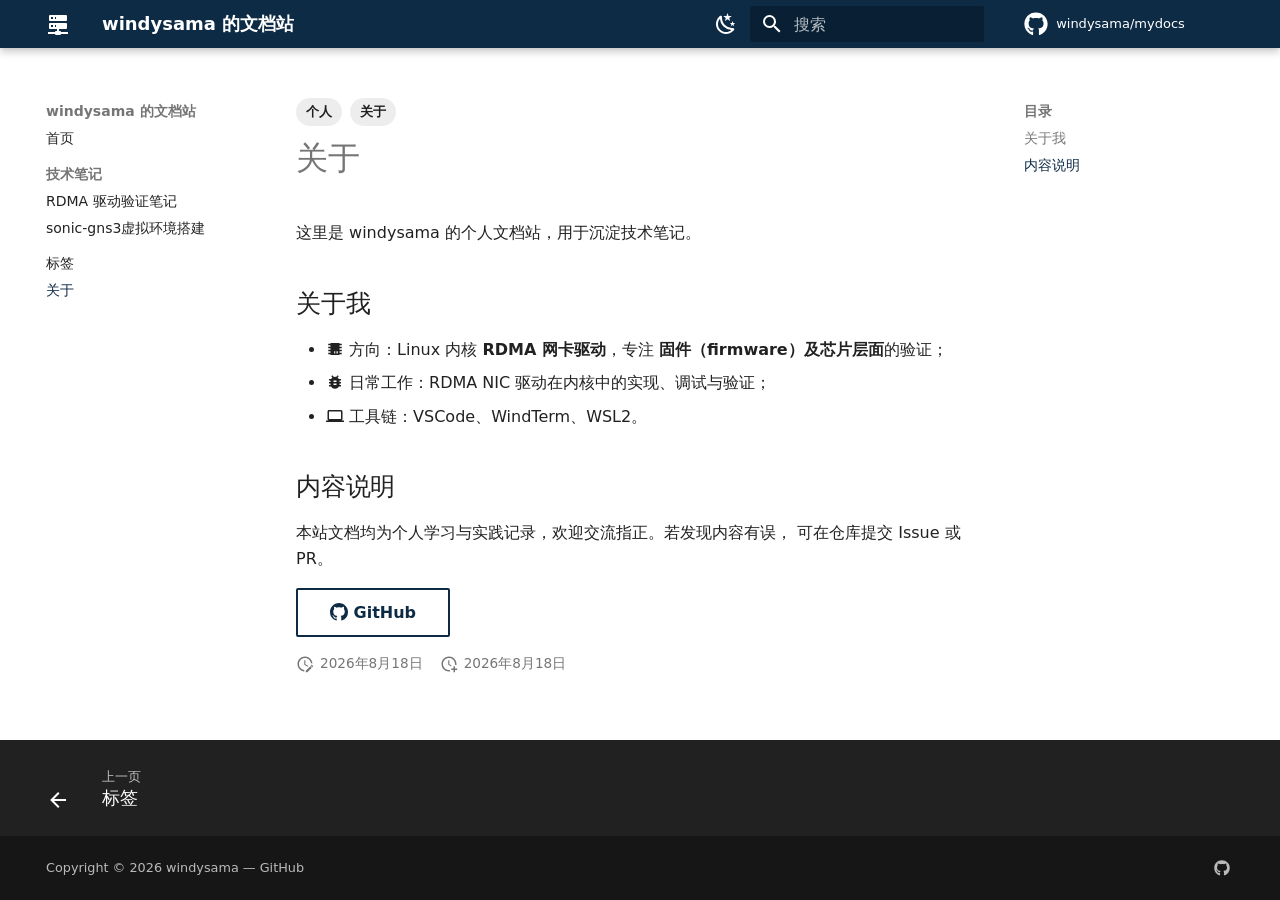
<file: about/index.html>
<!doctype html>
<html lang="zh" class="no-js">
  <head>
    
      <meta charset="utf-8">
      <meta name="viewport" content="width=device-width,initial-scale=1">
      
        <meta name="description" content="个人技术文档与笔记 —— Linux 内核 RDMA 网卡驱动、固件验证与调试">
      
      
        <meta name="author" content="windysama">
      
      
        <link rel="canonical" href="https://windysama.github.io/mydocs/about/">
      
      
        <link rel="prev" href="../tags/">
      
      
      
        
      
      
      <link rel="icon" href="../assets/images/favicon.png">
      <meta name="generator" content="mkdocs-1.6.1, mkdocs-material-9.7.7">
    
    
      
        <title>关于 - windysama 的文档站</title>
      
    
    
      <link rel="stylesheet" href="../assets/stylesheets/main.ec1eaa64.min.css">
      
        
        <link rel="stylesheet" href="../assets/stylesheets/palette.ab4e12ef.min.css">
      
      


    
    
      
    
    
      
    
    
      <link rel="stylesheet" href="../stylesheets/extra.css">
    
    <script>__md_scope=new URL("..",location),__md_hash=e=>[...e].reduce(((e,_)=>(e<<5)-e+_.charCodeAt(0)),0),__md_get=(e,_=localStorage,t=__md_scope)=>JSON.parse(_.getItem(t.pathname+"."+e)),__md_set=(e,_,t=localStorage,a=__md_scope)=>{try{t.setItem(a.pathname+"."+e,JSON.stringify(_))}catch(e){}}</script>
    
      

    
    
  </head>
  
  
    
    
      
    
    
    
    
    <body dir="ltr" data-md-color-scheme="default" data-md-color-primary="custom" data-md-color-accent="custom">
  
    
    <input class="md-toggle" data-md-toggle="drawer" type="checkbox" id="__drawer" autocomplete="off">
    <input class="md-toggle" data-md-toggle="search" type="checkbox" id="__search" autocomplete="off">
    <label class="md-overlay" for="__drawer"></label>
    <div data-md-component="skip">
      
        
        <a href="#_1" class="md-skip">
          跳转至
        </a>
      
    </div>
    <div data-md-component="announce">
      
    </div>
    
    
      

  

<header class="md-header md-header--shadow" data-md-component="header">
  <nav class="md-header__inner md-grid" aria-label="页眉">
    <a href=".." title="windysama 的文档站" class="md-header__button md-logo" aria-label="windysama 的文档站" data-md-component="logo">
      
  
  <svg xmlns="http://www.w3.org/2000/svg" viewBox="0 0 24 24"><path d="M13 19h1a1 1 0 0 1 1 1h7v2h-7a1 1 0 0 1-1 1h-4a1 1 0 0 1-1-1H2v-2h7a1 1 0 0 1 1-1h1v-2H4a1 1 0 0 1-1-1v-4a1 1 0 0 1 1-1h16a1 1 0 0 1 1 1v4a1 1 0 0 1-1 1h-7zM4 3h16a1 1 0 0 1 1 1v4a1 1 0 0 1-1 1H4a1 1 0 0 1-1-1V4a1 1 0 0 1 1-1m5 4h1V5H9zm0 8h1v-2H9zM5 5v2h2V5zm0 8v2h2v-2z"/></svg>

    </a>
    <label class="md-header__button md-icon" for="__drawer">
      
      <svg xmlns="http://www.w3.org/2000/svg" viewBox="0 0 24 24"><path d="M3 6h18v2H3zm0 5h18v2H3zm0 5h18v2H3z"/></svg>
    </label>
    <div class="md-header__title" data-md-component="header-title">
      <div class="md-header__ellipsis">
        <div class="md-header__topic">
          <span class="md-ellipsis">
            windysama 的文档站
          </span>
        </div>
        <div class="md-header__topic" data-md-component="header-topic">
          <span class="md-ellipsis">
            
              关于
            
          </span>
        </div>
      </div>
    </div>
    
      
        <form class="md-header__option" data-md-component="palette">
  
    
    
    
    <input class="md-option" data-md-color-media="(prefers-color-scheme: light)" data-md-color-scheme="default" data-md-color-primary="custom" data-md-color-accent="custom"  aria-label="切换至暗色"  type="radio" name="__palette" id="__palette_0">
    
      <label class="md-header__button md-icon" title="切换至暗色" for="__palette_1" hidden>
        <svg xmlns="http://www.w3.org/2000/svg" viewBox="0 0 24 24"><path d="m17.75 4.09-2.53 1.94.91 3.06-2.63-1.81-2.63 1.81.91-3.06-2.53-1.94L12.44 4l1.06-3 1.06 3zm3.5 6.91-1.64 1.25.59 1.98-1.7-1.17-1.7 1.17.59-1.98L15.75 11l2.06-.05L18.5 9l.69 1.95zm-2.28 4.95c.83-.08 1.72 1.1 1.19 1.85-.32.45-.66.87-1.08 1.27C15.17 23 8.84 23 4.94 19.07c-3.91-3.9-3.91-10.24 0-14.14.4-.4.82-.76 1.27-1.08.75-.53 1.93.36 1.85 1.19-.27 2.86.69 5.83 2.89 8.02a9.96 9.96 0 0 0 8.02 2.89m-1.64 2.02a12.08 12.08 0 0 1-7.8-3.47c-2.17-2.19-3.33-5-3.49-7.82-2.81 3.14-2.7 7.96.31 10.98 3.02 3.01 7.84 3.12 10.98.31"/></svg>
      </label>
    
  
    
    
    
    <input class="md-option" data-md-color-media="(prefers-color-scheme: dark)" data-md-color-scheme="slate" data-md-color-primary="custom" data-md-color-accent="custom"  aria-label="切换至亮色"  type="radio" name="__palette" id="__palette_1">
    
      <label class="md-header__button md-icon" title="切换至亮色" for="__palette_0" hidden>
        <svg xmlns="http://www.w3.org/2000/svg" viewBox="0 0 24 24"><path d="M12 7a5 5 0 0 1 5 5 5 5 0 0 1-5 5 5 5 0 0 1-5-5 5 5 0 0 1 5-5m0 2a3 3 0 0 0-3 3 3 3 0 0 0 3 3 3 3 0 0 0 3-3 3 3 0 0 0-3-3m0-7 2.39 3.42C13.65 5.15 12.84 5 12 5s-1.65.15-2.39.42zM3.34 7l4.16-.35A7.2 7.2 0 0 0 5.94 8.5c-.44.74-.69 1.5-.83 2.29zm.02 10 1.76-3.77a7.131 7.131 0 0 0 2.38 4.14zM20.65 7l-1.77 3.79a7.02 7.02 0 0 0-2.38-4.15zm-.01 10-4.14.36c.59-.51 1.12-1.14 1.54-1.86.42-.73.69-1.5.83-2.29zM12 22l-2.41-3.44c.74.27 1.55.44 2.41.44.82 0 1.63-.17 2.37-.44z"/></svg>
      </label>
    
  
</form>
      
    
    
      <script>var palette=__md_get("__palette");if(palette&&palette.color){if("(prefers-color-scheme)"===palette.color.media){var media=matchMedia("(prefers-color-scheme: light)"),input=document.querySelector(media.matches?"[data-md-color-media='(prefers-color-scheme: light)']":"[data-md-color-media='(prefers-color-scheme: dark)']");palette.color.media=input.getAttribute("data-md-color-media"),palette.color.scheme=input.getAttribute("data-md-color-scheme"),palette.color.primary=input.getAttribute("data-md-color-primary"),palette.color.accent=input.getAttribute("data-md-color-accent")}for(var[key,value]of Object.entries(palette.color))document.body.setAttribute("data-md-color-"+key,value)}</script>
    
    
    
      
      
        <label class="md-header__button md-icon" for="__search">
          
          <svg xmlns="http://www.w3.org/2000/svg" viewBox="0 0 24 24"><path d="M9.5 3A6.5 6.5 0 0 1 16 9.5c0 1.61-.59 3.09-1.56 4.23l.27.27h.79l5 5-1.5 1.5-5-5v-.79l-.27-.27A6.52 6.52 0 0 1 9.5 16 6.5 6.5 0 0 1 3 9.5 6.5 6.5 0 0 1 9.5 3m0 2C7 5 5 7 5 9.5S7 14 9.5 14 14 12 14 9.5 12 5 9.5 5"/></svg>
        </label>
        <div class="md-search" data-md-component="search" role="dialog">
  <label class="md-search__overlay" for="__search"></label>
  <div class="md-search__inner" role="search">
    <form class="md-search__form" name="search">
      <input type="text" class="md-search__input" name="query" aria-label="搜索" placeholder="搜索" autocapitalize="off" autocorrect="off" autocomplete="off" spellcheck="false" data-md-component="search-query" required>
      <label class="md-search__icon md-icon" for="__search">
        
        <svg xmlns="http://www.w3.org/2000/svg" viewBox="0 0 24 24"><path d="M9.5 3A6.5 6.5 0 0 1 16 9.5c0 1.61-.59 3.09-1.56 4.23l.27.27h.79l5 5-1.5 1.5-5-5v-.79l-.27-.27A6.52 6.52 0 0 1 9.5 16 6.5 6.5 0 0 1 3 9.5 6.5 6.5 0 0 1 9.5 3m0 2C7 5 5 7 5 9.5S7 14 9.5 14 14 12 14 9.5 12 5 9.5 5"/></svg>
        
        <svg xmlns="http://www.w3.org/2000/svg" viewBox="0 0 24 24"><path d="M20 11v2H8l5.5 5.5-1.42 1.42L4.16 12l7.92-7.92L13.5 5.5 8 11z"/></svg>
      </label>
      <nav class="md-search__options" aria-label="查找">
        
        <button type="reset" class="md-search__icon md-icon" title="清空当前内容" aria-label="清空当前内容" tabindex="-1">
          
          <svg xmlns="http://www.w3.org/2000/svg" viewBox="0 0 24 24"><path d="M19 6.41 17.59 5 12 10.59 6.41 5 5 6.41 10.59 12 5 17.59 6.41 19 12 13.41 17.59 19 19 17.59 13.41 12z"/></svg>
        </button>
      </nav>
      
        <div class="md-search__suggest" data-md-component="search-suggest"></div>
      
    </form>
    <div class="md-search__output">
      <div class="md-search__scrollwrap" tabindex="0" data-md-scrollfix>
        <div class="md-search-result" data-md-component="search-result">
          <div class="md-search-result__meta">
            正在初始化搜索引擎
          </div>
          <ol class="md-search-result__list" role="presentation"></ol>
        </div>
      </div>
    </div>
  </div>
</div>
      
    
    
      <div class="md-header__source">
        <a href="https://github.com/windysama/mydocs" title="前往仓库" class="md-source" data-md-component="source">
  <div class="md-source__icon md-icon">
    
    <svg xmlns="http://www.w3.org/2000/svg" viewBox="0 0 512 512"><!--! Font Awesome Free 7.1.0 by @fontawesome - https://fontawesome.com License - https://fontawesome.com/license/free (Icons: CC BY 4.0, Fonts: SIL OFL 1.1, Code: MIT License) Copyright 2025 Fonticons, Inc.--><path d="M173.9 397.4c0 2-2.3 3.6-5.2 3.6-3.3.3-5.6-1.3-5.6-3.6 0-2 2.3-3.6 5.2-3.6 3-.3 5.6 1.3 5.6 3.6m-31.1-4.5c-.7 2 1.3 4.3 4.3 4.9 2.6 1 5.6 0 6.2-2s-1.3-4.3-4.3-5.2c-2.6-.7-5.5.3-6.2 2.3m44.2-1.7c-2.9.7-4.9 2.6-4.6 4.9.3 2 2.9 3.3 5.9 2.6 2.9-.7 4.9-2.6 4.6-4.6-.3-1.9-3-3.2-5.9-2.9M252.8 8C114.1 8 8 113.3 8 252c0 110.9 69.8 205.8 169.5 239.2 12.8 2.3 17.3-5.6 17.3-12.1 0-6.2-.3-40.4-.3-61.4 0 0-70 15-84.7-29.8 0 0-11.4-29.1-27.8-36.6 0 0-22.9-15.7 1.6-15.4 0 0 24.9 2 38.6 25.8 21.9 38.6 58.6 27.5 72.9 20.9 2.3-16 8.8-27.1 16-33.7-55.9-6.2-112.3-14.3-112.3-110.5 0-27.5 7.6-41.3 23.6-58.9-2.6-6.5-11.1-33.3 2.6-67.9 20.9-6.5 69 27 69 27 20-5.6 41.5-8.5 62.8-8.5s42.8 2.9 62.8 8.5c0 0 48.1-33.6 69-27 13.7 34.7 5.2 61.4 2.6 67.9 16 17.7 25.8 31.5 25.8 58.9 0 96.5-58.9 104.2-114.8 110.5 9.2 7.9 17 22.9 17 46.4 0 33.7-.3 75.4-.3 83.6 0 6.5 4.6 14.4 17.3 12.1C436.2 457.8 504 362.9 504 252 504 113.3 391.5 8 252.8 8M105.2 352.9c-1.3 1-1 3.3.7 5.2 1.6 1.6 3.9 2.3 5.2 1 1.3-1 1-3.3-.7-5.2-1.6-1.6-3.9-2.3-5.2-1m-10.8-8.1c-.7 1.3.3 2.9 2.3 3.9 1.6 1 3.6.7 4.3-.7.7-1.3-.3-2.9-2.3-3.9-2-.6-3.6-.3-4.3.7m32.4 35.6c-1.6 1.3-1 4.3 1.3 6.2 2.3 2.3 5.2 2.6 6.5 1 1.3-1.3.7-4.3-1.3-6.2-2.2-2.3-5.2-2.6-6.5-1m-11.4-14.7c-1.6 1-1.6 3.6 0 5.9s4.3 3.3 5.6 2.3c1.6-1.3 1.6-3.9 0-6.2-1.4-2.3-4-3.3-5.6-2"/></svg>
  </div>
  <div class="md-source__repository">
    windysama/mydocs
  </div>
</a>
      </div>
    
  </nav>
  
</header>
    
    <div class="md-container" data-md-component="container">
      
      
        
          
        
      
      <main class="md-main" data-md-component="main">
        <div class="md-main__inner md-grid">
          
            
              
              <div class="md-sidebar md-sidebar--primary" data-md-component="sidebar" data-md-type="navigation" >
                <div class="md-sidebar__scrollwrap">
                  <div class="md-sidebar__inner">
                    



<nav class="md-nav md-nav--primary" aria-label="导航栏" data-md-level="0">
  <label class="md-nav__title" for="__drawer">
    <a href=".." title="windysama 的文档站" class="md-nav__button md-logo" aria-label="windysama 的文档站" data-md-component="logo">
      
  
  <svg xmlns="http://www.w3.org/2000/svg" viewBox="0 0 24 24"><path d="M13 19h1a1 1 0 0 1 1 1h7v2h-7a1 1 0 0 1-1 1h-4a1 1 0 0 1-1-1H2v-2h7a1 1 0 0 1 1-1h1v-2H4a1 1 0 0 1-1-1v-4a1 1 0 0 1 1-1h16a1 1 0 0 1 1 1v4a1 1 0 0 1-1 1h-7zM4 3h16a1 1 0 0 1 1 1v4a1 1 0 0 1-1 1H4a1 1 0 0 1-1-1V4a1 1 0 0 1 1-1m5 4h1V5H9zm0 8h1v-2H9zM5 5v2h2V5zm0 8v2h2v-2z"/></svg>

    </a>
    windysama 的文档站
  </label>
  
    <div class="md-nav__source">
      <a href="https://github.com/windysama/mydocs" title="前往仓库" class="md-source" data-md-component="source">
  <div class="md-source__icon md-icon">
    
    <svg xmlns="http://www.w3.org/2000/svg" viewBox="0 0 512 512"><!--! Font Awesome Free 7.1.0 by @fontawesome - https://fontawesome.com License - https://fontawesome.com/license/free (Icons: CC BY 4.0, Fonts: SIL OFL 1.1, Code: MIT License) Copyright 2025 Fonticons, Inc.--><path d="M173.9 397.4c0 2-2.3 3.6-5.2 3.6-3.3.3-5.6-1.3-5.6-3.6 0-2 2.3-3.6 5.2-3.6 3-.3 5.6 1.3 5.6 3.6m-31.1-4.5c-.7 2 1.3 4.3 4.3 4.9 2.6 1 5.6 0 6.2-2s-1.3-4.3-4.3-5.2c-2.6-.7-5.5.3-6.2 2.3m44.2-1.7c-2.9.7-4.9 2.6-4.6 4.9.3 2 2.9 3.3 5.9 2.6 2.9-.7 4.9-2.6 4.6-4.6-.3-1.9-3-3.2-5.9-2.9M252.8 8C114.1 8 8 113.3 8 252c0 110.9 69.8 205.8 169.5 239.2 12.8 2.3 17.3-5.6 17.3-12.1 0-6.2-.3-40.4-.3-61.4 0 0-70 15-84.7-29.8 0 0-11.4-29.1-27.8-36.6 0 0-22.9-15.7 1.6-15.4 0 0 24.9 2 38.6 25.8 21.9 38.6 58.6 27.5 72.9 20.9 2.3-16 8.8-27.1 16-33.7-55.9-6.2-112.3-14.3-112.3-110.5 0-27.5 7.6-41.3 23.6-58.9-2.6-6.5-11.1-33.3 2.6-67.9 20.9-6.5 69 27 69 27 20-5.6 41.5-8.5 62.8-8.5s42.8 2.9 62.8 8.5c0 0 48.1-33.6 69-27 13.7 34.7 5.2 61.4 2.6 67.9 16 17.7 25.8 31.5 25.8 58.9 0 96.5-58.9 104.2-114.8 110.5 9.2 7.9 17 22.9 17 46.4 0 33.7-.3 75.4-.3 83.6 0 6.5 4.6 14.4 17.3 12.1C436.2 457.8 504 362.9 504 252 504 113.3 391.5 8 252.8 8M105.2 352.9c-1.3 1-1 3.3.7 5.2 1.6 1.6 3.9 2.3 5.2 1 1.3-1 1-3.3-.7-5.2-1.6-1.6-3.9-2.3-5.2-1m-10.8-8.1c-.7 1.3.3 2.9 2.3 3.9 1.6 1 3.6.7 4.3-.7.7-1.3-.3-2.9-2.3-3.9-2-.6-3.6-.3-4.3.7m32.4 35.6c-1.6 1.3-1 4.3 1.3 6.2 2.3 2.3 5.2 2.6 6.5 1 1.3-1.3.7-4.3-1.3-6.2-2.2-2.3-5.2-2.6-6.5-1m-11.4-14.7c-1.6 1-1.6 3.6 0 5.9s4.3 3.3 5.6 2.3c1.6-1.3 1.6-3.9 0-6.2-1.4-2.3-4-3.3-5.6-2"/></svg>
  </div>
  <div class="md-source__repository">
    windysama/mydocs
  </div>
</a>
    </div>
  
  <ul class="md-nav__list" data-md-scrollfix>
    
      
      
  
  
  
  
    <li class="md-nav__item">
      <a href=".." class="md-nav__link">
        
  
  
  <span class="md-ellipsis">
    
  
    首页
  

    
  </span>
  
  

      </a>
    </li>
  

    
      
      
  
  
  
  
    
    
    
    
      
        
        
      
    
    
    <li class="md-nav__item md-nav__item--section md-nav__item--nested">
      
        
        
        <input class="md-nav__toggle md-toggle " type="checkbox" id="__nav_2" >
        
          
          <label class="md-nav__link" for="__nav_2" id="__nav_2_label" tabindex="">
            
  
  
  <span class="md-ellipsis">
    
  
    技术笔记
  

    
  </span>
  
  

            <span class="md-nav__icon md-icon"></span>
          </label>
        
        <nav class="md-nav" data-md-level="1" aria-labelledby="__nav_2_label" aria-expanded="false">
          <label class="md-nav__title" for="__nav_2">
            <span class="md-nav__icon md-icon"></span>
            
  
    技术笔记
  

          </label>
          <ul class="md-nav__list" data-md-scrollfix>
            
              
                
  
  
  
  
    <li class="md-nav__item">
      <a href="../rdma-notes/" class="md-nav__link">
        
  
  
  <span class="md-ellipsis">
    
  
    RDMA 驱动验证笔记
  

    
  </span>
  
  

      </a>
    </li>
  

              
            
              
                
  
  
  
  
    <li class="md-nav__item">
      <a href="../06-Sonic-GNS3%E8%99%9A%E6%8B%9F%E7%8E%AF%E5%A2%83%E6%90%AD%E5%BB%BA/" class="md-nav__link">
        
  
  
  <span class="md-ellipsis">
    
  
    sonic-gns3虚拟环境搭建
  

    
  </span>
  
  

      </a>
    </li>
  

              
            
          </ul>
        </nav>
      
    </li>
  

    
      
      
  
  
  
  
    <li class="md-nav__item">
      <a href="../tags/" class="md-nav__link">
        
  
  
  <span class="md-ellipsis">
    
  
    标签
  

    
  </span>
  
  

      </a>
    </li>
  

    
      
      
  
  
    
  
  
  
    <li class="md-nav__item md-nav__item--active">
      
      <input class="md-nav__toggle md-toggle" type="checkbox" id="__toc">
      
      
        
      
      
        <label class="md-nav__link md-nav__link--active" for="__toc">
          
  
  
  <span class="md-ellipsis">
    
  
    关于
  

    
  </span>
  
  

          <span class="md-nav__icon md-icon"></span>
        </label>
      
      <a href="./" class="md-nav__link md-nav__link--active">
        
  
  
  <span class="md-ellipsis">
    
  
    关于
  

    
  </span>
  
  

      </a>
      
        

<nav class="md-nav md-nav--secondary" aria-label="目录">
  
  
  
    
  
  
    <label class="md-nav__title" for="__toc">
      <span class="md-nav__icon md-icon"></span>
      目录
    </label>
    <ul class="md-nav__list" data-md-component="toc" data-md-scrollfix>
      
        <li class="md-nav__item">
  <a href="#_2" class="md-nav__link">
    <span class="md-ellipsis">
      
        关于我
      
    </span>
  </a>
  
</li>
      
        <li class="md-nav__item">
  <a href="#_3" class="md-nav__link">
    <span class="md-ellipsis">
      
        内容说明
      
    </span>
  </a>
  
</li>
      
    </ul>
  
</nav>
      
    </li>
  

    
  </ul>
</nav>
                  </div>
                </div>
              </div>
            
            
              
              <div class="md-sidebar md-sidebar--secondary" data-md-component="sidebar" data-md-type="toc" >
                <div class="md-sidebar__scrollwrap">
                  <div class="md-sidebar__inner">
                    

<nav class="md-nav md-nav--secondary" aria-label="目录">
  
  
  
    
  
  
    <label class="md-nav__title" for="__toc">
      <span class="md-nav__icon md-icon"></span>
      目录
    </label>
    <ul class="md-nav__list" data-md-component="toc" data-md-scrollfix>
      
        <li class="md-nav__item">
  <a href="#_2" class="md-nav__link">
    <span class="md-ellipsis">
      
        关于我
      
    </span>
  </a>
  
</li>
      
        <li class="md-nav__item">
  <a href="#_3" class="md-nav__link">
    <span class="md-ellipsis">
      
        内容说明
      
    </span>
  </a>
  
</li>
      
    </ul>
  
</nav>
                  </div>
                </div>
              </div>
            
          
          
            <div class="md-content" data-md-component="content">
              
              <article class="md-content__inner md-typeset">
                
                  

  <nav class="md-tags" >
    
      
      
      
      
        <a href="../tags/#tag:个人" class="md-tag">个人</a>
      
    
      
      
      
      
        <a href="../tags/#tag:关于" class="md-tag">关于</a>
      
    
  </nav>


  
  


<h1 id="_1">关于<a class="headerlink" href="#_1" title="永久链接">&para;</a></h1>
<p>这里是 windysama 的个人文档站，用于沉淀技术笔记。</p>
<h2 id="_2">关于我<a class="headerlink" href="#_2" title="永久链接">&para;</a></h2>
<ul>
<li><span class="twemoji"><svg xmlns="http://www.w3.org/2000/svg" viewBox="0 0 24 24"><path d="M6 4h12v1h3v2h-3v2h3v2h-3v2h3v2h-3v2h3v2h-3v1H6v-1H3v-2h3v-2H3v-2h3v-2H3V9h3V7H3V5h3zm5 11v3h1v-3zm2 0v3h1v-3zm2 0v3h1v-3z"/></svg></span> 方向：Linux 内核 <strong>RDMA 网卡驱动</strong>，专注 <strong>固件（firmware）及芯片层面</strong>的验证；</li>
<li><span class="twemoji"><svg xmlns="http://www.w3.org/2000/svg" viewBox="0 0 24 24"><path d="M14 12h-4v-2h4m0 6h-4v-2h4m6-6h-2.81a6 6 0 0 0-1.82-1.96L17 4.41 15.59 3l-2.17 2.17a6 6 0 0 0-2.83 0L8.41 3 7 4.41l1.62 1.63C7.88 6.55 7.26 7.22 6.81 8H4v2h2.09c-.05.33-.09.66-.09 1v1H4v2h2v1c0 .34.04.67.09 1H4v2h2.81c1.04 1.79 2.97 3 5.19 3s4.15-1.21 5.19-3H20v-2h-2.09c.05-.33.09-.66.09-1v-1h2v-2h-2v-1c0-.34-.04-.67-.09-1H20z"/></svg></span> 日常工作：RDMA NIC 驱动在内核中的实现、调试与验证；</li>
<li><span class="twemoji"><svg xmlns="http://www.w3.org/2000/svg" viewBox="0 0 24 24"><path d="M4 6h16v10H4m16 2a2 2 0 0 0 2-2V6a2 2 0 0 0-2-2H4c-1.11 0-2 .89-2 2v10a2 2 0 0 0 2 2H0v2h24v-2z"/></svg></span> 工具链：VSCode、WindTerm、WSL2。</li>
</ul>
<h2 id="_3">内容说明<a class="headerlink" href="#_3" title="永久链接">&para;</a></h2>
<p>本站文档均为个人学习与实践记录，欢迎交流指正。若发现内容有误，
可在仓库提交 Issue 或 PR。</p>
<p><a class="md-button" href="https://github.com/windysama"><span class="twemoji"><svg xmlns="http://www.w3.org/2000/svg" viewBox="0 0 16 16"><path d="M8 0c4.42 0 8 3.58 8 8a8.01 8.01 0 0 1-5.45 7.59c-.4.08-.55-.17-.55-.38 0-.27.01-1.13.01-2.2 0-.75-.25-1.23-.54-1.48 1.78-.2 3.65-.88 3.65-3.95 0-.88-.31-1.59-.82-2.15.08-.2.36-1.02-.08-2.12 0 0-.67-.22-2.2.82-.64-.18-1.32-.27-2-.27s-1.36.09-2 .27c-1.53-1.03-2.2-.82-2.2-.82-.44 1.1-.16 1.92-.08 2.12-.51.56-.82 1.28-.82 2.15 0 3.06 1.86 3.75 3.64 3.95-.23.2-.44.55-.51 1.07-.46.21-1.61.55-2.33-.66-.15-.24-.6-.83-1.23-.82-.67.01-.27.38.01.53.34.19.73.9.82 1.13.16.45.68 1.31 2.69.94 0 .67.01 1.3.01 1.49 0 .21-.15.45-.55.38A7.995 7.995 0 0 1 0 8c0-4.42 3.58-8 8-8"/></svg></span> GitHub</a></p>







  
    
  
  
    
  


  <aside class="md-source-file">
    
      
  <span class="md-source-file__fact">
    <span class="md-icon" title="最后更新">
      <svg xmlns="http://www.w3.org/2000/svg" viewBox="0 0 24 24"><path d="M21 13.1c-.1 0-.3.1-.4.2l-1 1 2.1 2.1 1-1c.2-.2.2-.6 0-.8l-1.3-1.3c-.1-.1-.2-.2-.4-.2m-1.9 1.8-6.1 6V23h2.1l6.1-6.1zM12.5 7v5.2l4 2.4-1 1L11 13V7zM11 21.9c-5.1-.5-9-4.8-9-9.9C2 6.5 6.5 2 12 2c5.3 0 9.6 4.1 10 9.3-.3-.1-.6-.2-1-.2s-.7.1-1 .2C19.6 7.2 16.2 4 12 4c-4.4 0-8 3.6-8 8 0 4.1 3.1 7.5 7.1 7.9l-.1.2z"/></svg>
    </span>
    <span class="git-revision-date-localized-plugin git-revision-date-localized-plugin-date" title="2026年8月18日 09:37:21 UTC">2026年8月18日</span>
  </span>

    
    
      
  <span class="md-source-file__fact">
    <span class="md-icon" title="创建日期">
      <svg xmlns="http://www.w3.org/2000/svg" viewBox="0 0 24 24"><path d="M14.47 15.08 11 13V7h1.5v5.25l3.08 1.83c-.41.28-.79.62-1.11 1m-1.39 4.84c-.36.05-.71.08-1.08.08-4.42 0-8-3.58-8-8s3.58-8 8-8 8 3.58 8 8c0 .37-.03.72-.08 1.08.69.1 1.33.32 1.92.64.1-.56.16-1.13.16-1.72 0-5.5-4.5-10-10-10S2 6.5 2 12s4.47 10 10 10c.59 0 1.16-.06 1.72-.16-.32-.59-.54-1.23-.64-1.92M18 15v3h-3v2h3v3h2v-3h3v-2h-3v-3z"/></svg>
    </span>
    <span class="git-revision-date-localized-plugin git-revision-date-localized-plugin-date" title="2026年8月18日 07:15:05 UTC">2026年8月18日</span>
  </span>

    
    
    
  </aside>





                
              </article>
            </div>
          
          
<script>var target=document.getElementById(location.hash.slice(1));target&&target.name&&(target.checked=target.name.startsWith("__tabbed_"))</script>
        </div>
        
          <button type="button" class="md-top md-icon" data-md-component="top" hidden>
  
  <svg xmlns="http://www.w3.org/2000/svg" viewBox="0 0 24 24"><path d="M13 20h-2V8l-5.5 5.5-1.42-1.42L12 4.16l7.92 7.92-1.42 1.42L13 8z"/></svg>
  回到页面顶部
</button>
        
      </main>
      
        <footer class="md-footer">
  
    
      
      <nav class="md-footer__inner md-grid" aria-label="页脚" >
        
          
          <a href="../tags/" class="md-footer__link md-footer__link--prev" aria-label="上一页: 标签">
            <div class="md-footer__button md-icon">
              
              <svg xmlns="http://www.w3.org/2000/svg" viewBox="0 0 24 24"><path d="M20 11v2H8l5.5 5.5-1.42 1.42L4.16 12l7.92-7.92L13.5 5.5 8 11z"/></svg>
            </div>
            <div class="md-footer__title">
              <span class="md-footer__direction">
                上一页
              </span>
              <div class="md-ellipsis">
                标签
              </div>
            </div>
          </a>
        
        
      </nav>
    
  
  <div class="md-footer-meta md-typeset">
    <div class="md-footer-meta__inner md-grid">
      <div class="md-copyright">
  
    <div class="md-copyright__highlight">
      Copyright &copy; 2026 windysama — <a href="https://github.com/windysama/mydocs">GitHub</a>
    </div>
  
  
</div>
      
        
<div class="md-social">
  
    
    
    
    
      
      
    
    <a href="https://github.com/windysama" target="_blank" rel="noopener" title="github.com" class="md-social__link">
      <svg xmlns="http://www.w3.org/2000/svg" viewBox="0 0 512 512"><!--! Font Awesome Free 7.1.0 by @fontawesome - https://fontawesome.com License - https://fontawesome.com/license/free (Icons: CC BY 4.0, Fonts: SIL OFL 1.1, Code: MIT License) Copyright 2025 Fonticons, Inc.--><path d="M173.9 397.4c0 2-2.3 3.6-5.2 3.6-3.3.3-5.6-1.3-5.6-3.6 0-2 2.3-3.6 5.2-3.6 3-.3 5.6 1.3 5.6 3.6m-31.1-4.5c-.7 2 1.3 4.3 4.3 4.9 2.6 1 5.6 0 6.2-2s-1.3-4.3-4.3-5.2c-2.6-.7-5.5.3-6.2 2.3m44.2-1.7c-2.9.7-4.9 2.6-4.6 4.9.3 2 2.9 3.3 5.9 2.6 2.9-.7 4.9-2.6 4.6-4.6-.3-1.9-3-3.2-5.9-2.9M252.8 8C114.1 8 8 113.3 8 252c0 110.9 69.8 205.8 169.5 239.2 12.8 2.3 17.3-5.6 17.3-12.1 0-6.2-.3-40.4-.3-61.4 0 0-70 15-84.7-29.8 0 0-11.4-29.1-27.8-36.6 0 0-22.9-15.7 1.6-15.4 0 0 24.9 2 38.6 25.8 21.9 38.6 58.6 27.5 72.9 20.9 2.3-16 8.8-27.1 16-33.7-55.9-6.2-112.3-14.3-112.3-110.5 0-27.5 7.6-41.3 23.6-58.9-2.6-6.5-11.1-33.3 2.6-67.9 20.9-6.5 69 27 69 27 20-5.6 41.5-8.5 62.8-8.5s42.8 2.9 62.8 8.5c0 0 48.1-33.6 69-27 13.7 34.7 5.2 61.4 2.6 67.9 16 17.7 25.8 31.5 25.8 58.9 0 96.5-58.9 104.2-114.8 110.5 9.2 7.9 17 22.9 17 46.4 0 33.7-.3 75.4-.3 83.6 0 6.5 4.6 14.4 17.3 12.1C436.2 457.8 504 362.9 504 252 504 113.3 391.5 8 252.8 8M105.2 352.9c-1.3 1-1 3.3.7 5.2 1.6 1.6 3.9 2.3 5.2 1 1.3-1 1-3.3-.7-5.2-1.6-1.6-3.9-2.3-5.2-1m-10.8-8.1c-.7 1.3.3 2.9 2.3 3.9 1.6 1 3.6.7 4.3-.7.7-1.3-.3-2.9-2.3-3.9-2-.6-3.6-.3-4.3.7m32.4 35.6c-1.6 1.3-1 4.3 1.3 6.2 2.3 2.3 5.2 2.6 6.5 1 1.3-1.3.7-4.3-1.3-6.2-2.2-2.3-5.2-2.6-6.5-1m-11.4-14.7c-1.6 1-1.6 3.6 0 5.9s4.3 3.3 5.6 2.3c1.6-1.3 1.6-3.9 0-6.2-1.4-2.3-4-3.3-5.6-2"/></svg>
    </a>
  
</div>
      
    </div>
  </div>
</footer>
      
    </div>
    <div class="md-dialog" data-md-component="dialog">
      <div class="md-dialog__inner md-typeset"></div>
    </div>
    
    
    
      
      
      <script id="__config" type="application/json">{"annotate": null, "base": "..", "features": ["navigation.instant", "navigation.tracking", "navigation.sections", "navigation.top", "navigation.footer", "header.autohide", "toc.follow", "content.code.copy", "content.tooltips", "search.suggest", "search.highlight"], "search": "../assets/javascripts/workers/search.2c215733.min.js", "tags": null, "translations": {"clipboard.copied": "\u5df2\u590d\u5236", "clipboard.copy": "\u590d\u5236", "search.result.more.one": "\u5728\u8be5\u9875\u4e0a\u8fd8\u6709 1 \u4e2a\u7b26\u5408\u6761\u4ef6\u7684\u7ed3\u679c", "search.result.more.other": "\u5728\u8be5\u9875\u4e0a\u8fd8\u6709 # \u4e2a\u7b26\u5408\u6761\u4ef6\u7684\u7ed3\u679c", "search.result.none": "\u6ca1\u6709\u627e\u5230\u7b26\u5408\u6761\u4ef6\u7684\u7ed3\u679c", "search.result.one": "\u627e\u5230 1 \u4e2a\u7b26\u5408\u6761\u4ef6\u7684\u7ed3\u679c", "search.result.other": "# \u4e2a\u7b26\u5408\u6761\u4ef6\u7684\u7ed3\u679c", "search.result.placeholder": "\u952e\u5165\u4ee5\u5f00\u59cb\u641c\u7d22", "search.result.term.missing": "\u7f3a\u5c11", "select.version": "\u9009\u62e9\u5f53\u524d\u7248\u672c"}, "version": null}</script>
    
    
      <script src="../assets/javascripts/bundle.d7400e89.min.js"></script>
      
    
  </body>
</html>
</file>
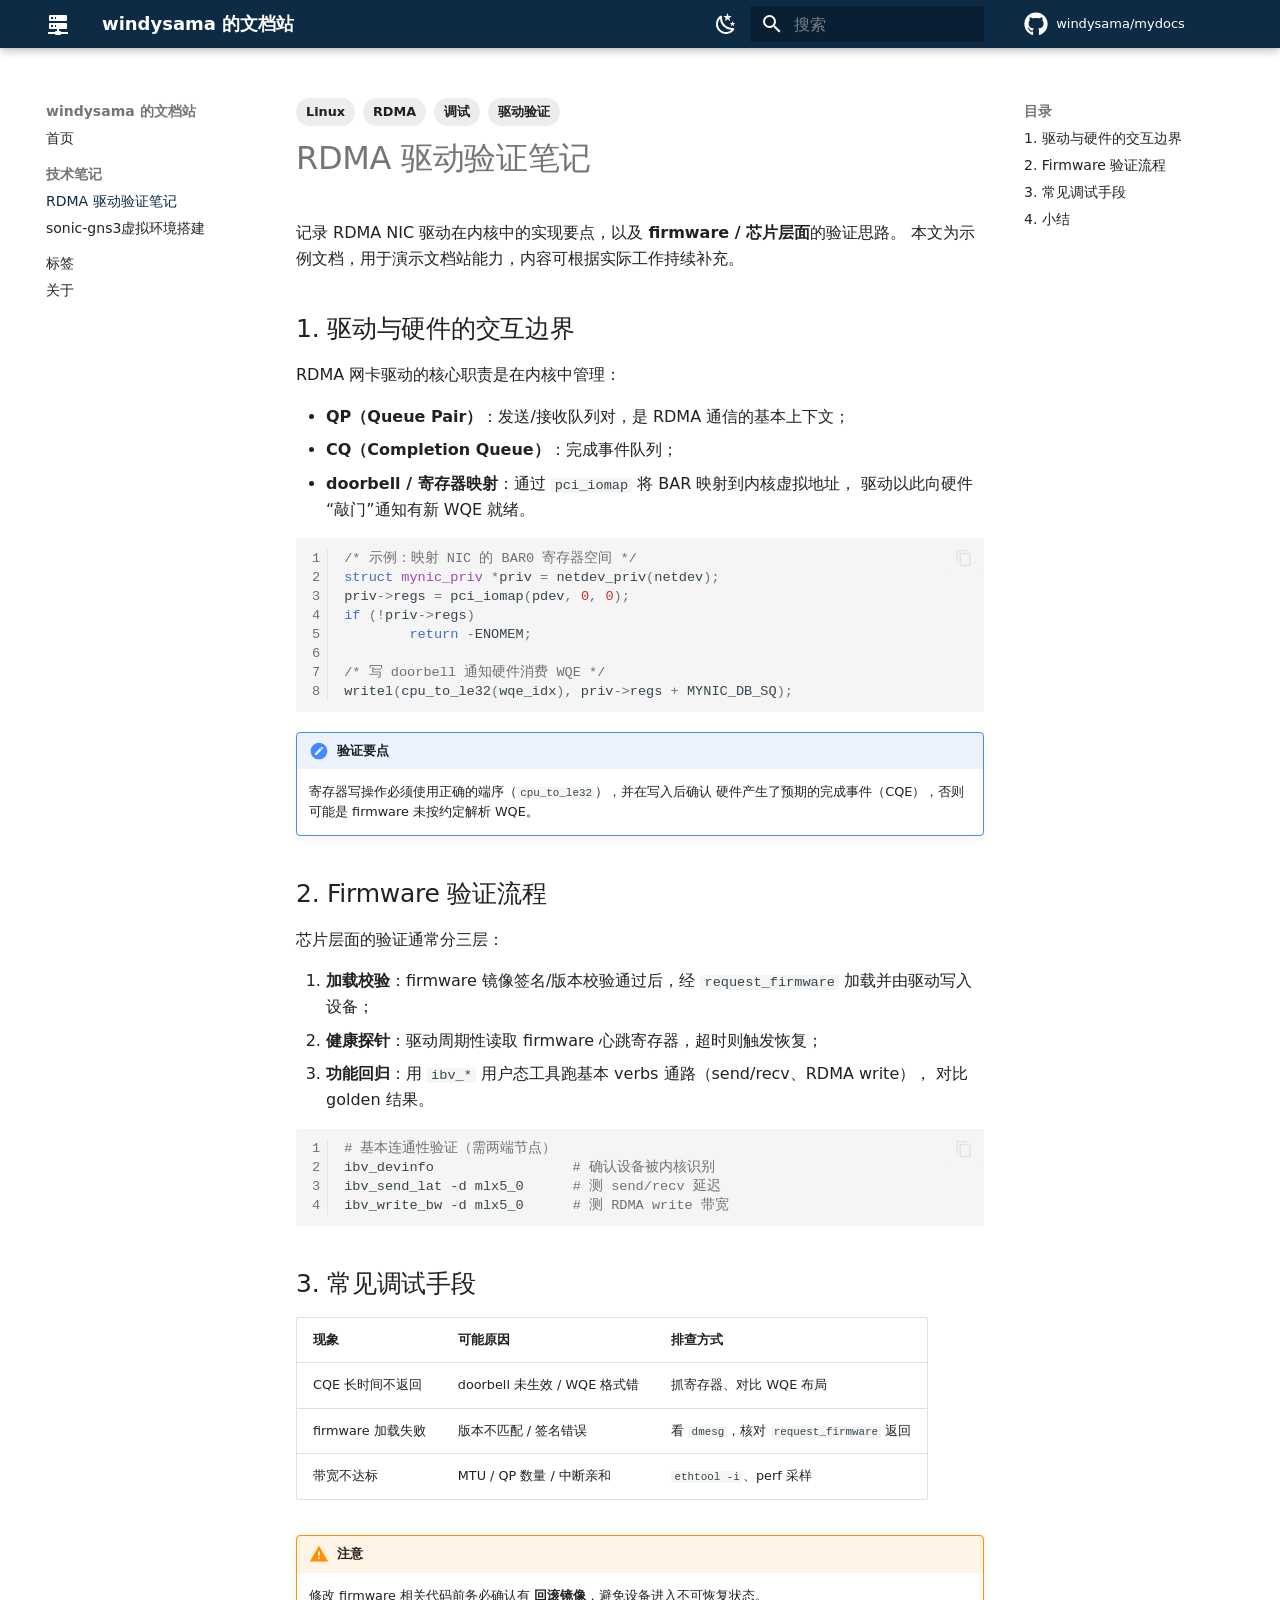
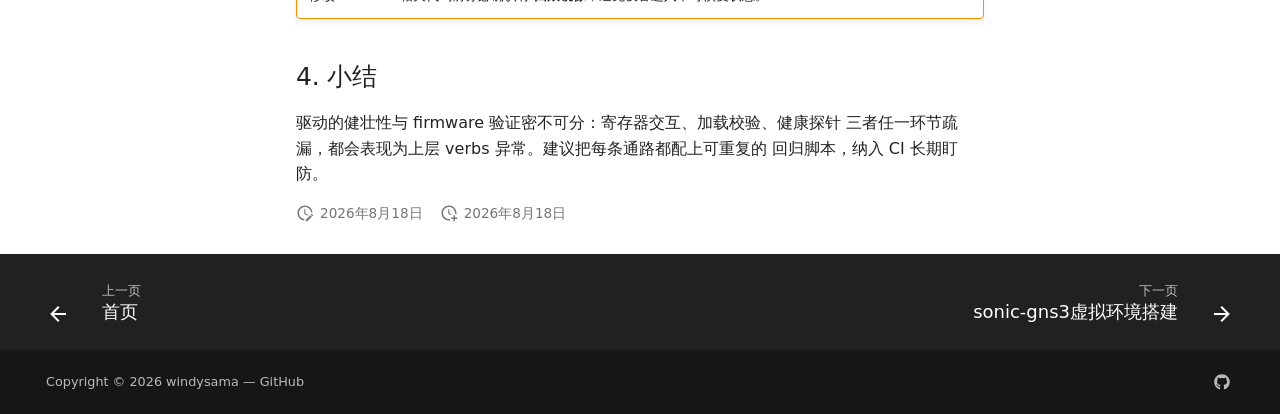
<file: rdma-notes/index.html>
<!doctype html>
<html lang="zh" class="no-js">
  <head>
    
      <meta charset="utf-8">
      <meta name="viewport" content="width=device-width,initial-scale=1">
      
        <meta name="description" content="个人技术文档与笔记 —— Linux 内核 RDMA 网卡驱动、固件验证与调试">
      
      
        <meta name="author" content="windysama">
      
      
        <link rel="canonical" href="https://windysama.github.io/mydocs/rdma-notes/">
      
      
        <link rel="prev" href="..">
      
      
        <link rel="next" href="../06-Sonic-GNS3%E8%99%9A%E6%8B%9F%E7%8E%AF%E5%A2%83%E6%90%AD%E5%BB%BA/">
      
      
        
      
      
      <link rel="icon" href="../assets/images/favicon.png">
      <meta name="generator" content="mkdocs-1.6.1, mkdocs-material-9.7.7">
    
    
      
        <title>RDMA 驱动验证笔记 - windysama 的文档站</title>
      
    
    
      <link rel="stylesheet" href="../assets/stylesheets/main.ec1eaa64.min.css">
      
        
        <link rel="stylesheet" href="../assets/stylesheets/palette.ab4e12ef.min.css">
      
      


    
    
      
    
    
      
    
    
      <link rel="stylesheet" href="../stylesheets/extra.css">
    
    <script>__md_scope=new URL("..",location),__md_hash=e=>[...e].reduce(((e,_)=>(e<<5)-e+_.charCodeAt(0)),0),__md_get=(e,_=localStorage,t=__md_scope)=>JSON.parse(_.getItem(t.pathname+"."+e)),__md_set=(e,_,t=localStorage,a=__md_scope)=>{try{t.setItem(a.pathname+"."+e,JSON.stringify(_))}catch(e){}}</script>
    
      

    
    
  </head>
  
  
    
    
      
    
    
    
    
    <body dir="ltr" data-md-color-scheme="default" data-md-color-primary="custom" data-md-color-accent="custom">
  
    
    <input class="md-toggle" data-md-toggle="drawer" type="checkbox" id="__drawer" autocomplete="off">
    <input class="md-toggle" data-md-toggle="search" type="checkbox" id="__search" autocomplete="off">
    <label class="md-overlay" for="__drawer"></label>
    <div data-md-component="skip">
      
        
        <a href="#rdma" class="md-skip">
          跳转至
        </a>
      
    </div>
    <div data-md-component="announce">
      
    </div>
    
    
      

  

<header class="md-header md-header--shadow" data-md-component="header">
  <nav class="md-header__inner md-grid" aria-label="页眉">
    <a href=".." title="windysama 的文档站" class="md-header__button md-logo" aria-label="windysama 的文档站" data-md-component="logo">
      
  
  <svg xmlns="http://www.w3.org/2000/svg" viewBox="0 0 24 24"><path d="M13 19h1a1 1 0 0 1 1 1h7v2h-7a1 1 0 0 1-1 1h-4a1 1 0 0 1-1-1H2v-2h7a1 1 0 0 1 1-1h1v-2H4a1 1 0 0 1-1-1v-4a1 1 0 0 1 1-1h16a1 1 0 0 1 1 1v4a1 1 0 0 1-1 1h-7zM4 3h16a1 1 0 0 1 1 1v4a1 1 0 0 1-1 1H4a1 1 0 0 1-1-1V4a1 1 0 0 1 1-1m5 4h1V5H9zm0 8h1v-2H9zM5 5v2h2V5zm0 8v2h2v-2z"/></svg>

    </a>
    <label class="md-header__button md-icon" for="__drawer">
      
      <svg xmlns="http://www.w3.org/2000/svg" viewBox="0 0 24 24"><path d="M3 6h18v2H3zm0 5h18v2H3zm0 5h18v2H3z"/></svg>
    </label>
    <div class="md-header__title" data-md-component="header-title">
      <div class="md-header__ellipsis">
        <div class="md-header__topic">
          <span class="md-ellipsis">
            windysama 的文档站
          </span>
        </div>
        <div class="md-header__topic" data-md-component="header-topic">
          <span class="md-ellipsis">
            
              RDMA 驱动验证笔记
            
          </span>
        </div>
      </div>
    </div>
    
      
        <form class="md-header__option" data-md-component="palette">
  
    
    
    
    <input class="md-option" data-md-color-media="(prefers-color-scheme: light)" data-md-color-scheme="default" data-md-color-primary="custom" data-md-color-accent="custom"  aria-label="切换至暗色"  type="radio" name="__palette" id="__palette_0">
    
      <label class="md-header__button md-icon" title="切换至暗色" for="__palette_1" hidden>
        <svg xmlns="http://www.w3.org/2000/svg" viewBox="0 0 24 24"><path d="m17.75 4.09-2.53 1.94.91 3.06-2.63-1.81-2.63 1.81.91-3.06-2.53-1.94L12.44 4l1.06-3 1.06 3zm3.5 6.91-1.64 1.25.59 1.98-1.7-1.17-1.7 1.17.59-1.98L15.75 11l2.06-.05L18.5 9l.69 1.95zm-2.28 4.95c.83-.08 1.72 1.1 1.19 1.85-.32.45-.66.87-1.08 1.27C15.17 23 8.84 23 4.94 19.07c-3.91-3.9-3.91-10.24 0-14.14.4-.4.82-.76 1.27-1.08.75-.53 1.93.36 1.85 1.19-.27 2.86.69 5.83 2.89 8.02a9.96 9.96 0 0 0 8.02 2.89m-1.64 2.02a12.08 12.08 0 0 1-7.8-3.47c-2.17-2.19-3.33-5-3.49-7.82-2.81 3.14-2.7 7.96.31 10.98 3.02 3.01 7.84 3.12 10.98.31"/></svg>
      </label>
    
  
    
    
    
    <input class="md-option" data-md-color-media="(prefers-color-scheme: dark)" data-md-color-scheme="slate" data-md-color-primary="custom" data-md-color-accent="custom"  aria-label="切换至亮色"  type="radio" name="__palette" id="__palette_1">
    
      <label class="md-header__button md-icon" title="切换至亮色" for="__palette_0" hidden>
        <svg xmlns="http://www.w3.org/2000/svg" viewBox="0 0 24 24"><path d="M12 7a5 5 0 0 1 5 5 5 5 0 0 1-5 5 5 5 0 0 1-5-5 5 5 0 0 1 5-5m0 2a3 3 0 0 0-3 3 3 3 0 0 0 3 3 3 3 0 0 0 3-3 3 3 0 0 0-3-3m0-7 2.39 3.42C13.65 5.15 12.84 5 12 5s-1.65.15-2.39.42zM3.34 7l4.16-.35A7.2 7.2 0 0 0 5.94 8.5c-.44.74-.69 1.5-.83 2.29zm.02 10 1.76-3.77a7.131 7.131 0 0 0 2.38 4.14zM20.65 7l-1.77 3.79a7.02 7.02 0 0 0-2.38-4.15zm-.01 10-4.14.36c.59-.51 1.12-1.14 1.54-1.86.42-.73.69-1.5.83-2.29zM12 22l-2.41-3.44c.74.27 1.55.44 2.41.44.82 0 1.63-.17 2.37-.44z"/></svg>
      </label>
    
  
</form>
      
    
    
      <script>var palette=__md_get("__palette");if(palette&&palette.color){if("(prefers-color-scheme)"===palette.color.media){var media=matchMedia("(prefers-color-scheme: light)"),input=document.querySelector(media.matches?"[data-md-color-media='(prefers-color-scheme: light)']":"[data-md-color-media='(prefers-color-scheme: dark)']");palette.color.media=input.getAttribute("data-md-color-media"),palette.color.scheme=input.getAttribute("data-md-color-scheme"),palette.color.primary=input.getAttribute("data-md-color-primary"),palette.color.accent=input.getAttribute("data-md-color-accent")}for(var[key,value]of Object.entries(palette.color))document.body.setAttribute("data-md-color-"+key,value)}</script>
    
    
    
      
      
        <label class="md-header__button md-icon" for="__search">
          
          <svg xmlns="http://www.w3.org/2000/svg" viewBox="0 0 24 24"><path d="M9.5 3A6.5 6.5 0 0 1 16 9.5c0 1.61-.59 3.09-1.56 4.23l.27.27h.79l5 5-1.5 1.5-5-5v-.79l-.27-.27A6.52 6.52 0 0 1 9.5 16 6.5 6.5 0 0 1 3 9.5 6.5 6.5 0 0 1 9.5 3m0 2C7 5 5 7 5 9.5S7 14 9.5 14 14 12 14 9.5 12 5 9.5 5"/></svg>
        </label>
        <div class="md-search" data-md-component="search" role="dialog">
  <label class="md-search__overlay" for="__search"></label>
  <div class="md-search__inner" role="search">
    <form class="md-search__form" name="search">
      <input type="text" class="md-search__input" name="query" aria-label="搜索" placeholder="搜索" autocapitalize="off" autocorrect="off" autocomplete="off" spellcheck="false" data-md-component="search-query" required>
      <label class="md-search__icon md-icon" for="__search">
        
        <svg xmlns="http://www.w3.org/2000/svg" viewBox="0 0 24 24"><path d="M9.5 3A6.5 6.5 0 0 1 16 9.5c0 1.61-.59 3.09-1.56 4.23l.27.27h.79l5 5-1.5 1.5-5-5v-.79l-.27-.27A6.52 6.52 0 0 1 9.5 16 6.5 6.5 0 0 1 3 9.5 6.5 6.5 0 0 1 9.5 3m0 2C7 5 5 7 5 9.5S7 14 9.5 14 14 12 14 9.5 12 5 9.5 5"/></svg>
        
        <svg xmlns="http://www.w3.org/2000/svg" viewBox="0 0 24 24"><path d="M20 11v2H8l5.5 5.5-1.42 1.42L4.16 12l7.92-7.92L13.5 5.5 8 11z"/></svg>
      </label>
      <nav class="md-search__options" aria-label="查找">
        
        <button type="reset" class="md-search__icon md-icon" title="清空当前内容" aria-label="清空当前内容" tabindex="-1">
          
          <svg xmlns="http://www.w3.org/2000/svg" viewBox="0 0 24 24"><path d="M19 6.41 17.59 5 12 10.59 6.41 5 5 6.41 10.59 12 5 17.59 6.41 19 12 13.41 17.59 19 19 17.59 13.41 12z"/></svg>
        </button>
      </nav>
      
        <div class="md-search__suggest" data-md-component="search-suggest"></div>
      
    </form>
    <div class="md-search__output">
      <div class="md-search__scrollwrap" tabindex="0" data-md-scrollfix>
        <div class="md-search-result" data-md-component="search-result">
          <div class="md-search-result__meta">
            正在初始化搜索引擎
          </div>
          <ol class="md-search-result__list" role="presentation"></ol>
        </div>
      </div>
    </div>
  </div>
</div>
      
    
    
      <div class="md-header__source">
        <a href="https://github.com/windysama/mydocs" title="前往仓库" class="md-source" data-md-component="source">
  <div class="md-source__icon md-icon">
    
    <svg xmlns="http://www.w3.org/2000/svg" viewBox="0 0 512 512"><!--! Font Awesome Free 7.1.0 by @fontawesome - https://fontawesome.com License - https://fontawesome.com/license/free (Icons: CC BY 4.0, Fonts: SIL OFL 1.1, Code: MIT License) Copyright 2025 Fonticons, Inc.--><path d="M173.9 397.4c0 2-2.3 3.6-5.2 3.6-3.3.3-5.6-1.3-5.6-3.6 0-2 2.3-3.6 5.2-3.6 3-.3 5.6 1.3 5.6 3.6m-31.1-4.5c-.7 2 1.3 4.3 4.3 4.9 2.6 1 5.6 0 6.2-2s-1.3-4.3-4.3-5.2c-2.6-.7-5.5.3-6.2 2.3m44.2-1.7c-2.9.7-4.9 2.6-4.6 4.9.3 2 2.9 3.3 5.9 2.6 2.9-.7 4.9-2.6 4.6-4.6-.3-1.9-3-3.2-5.9-2.9M252.8 8C114.1 8 8 113.3 8 252c0 110.9 69.8 205.8 169.5 239.2 12.8 2.3 17.3-5.6 17.3-12.1 0-6.2-.3-40.4-.3-61.4 0 0-70 15-84.7-29.8 0 0-11.4-29.1-27.8-36.6 0 0-22.9-15.7 1.6-15.4 0 0 24.9 2 38.6 25.8 21.9 38.6 58.6 27.5 72.9 20.9 2.3-16 8.8-27.1 16-33.7-55.9-6.2-112.3-14.3-112.3-110.5 0-27.5 7.6-41.3 23.6-58.9-2.6-6.5-11.1-33.3 2.6-67.9 20.9-6.5 69 27 69 27 20-5.6 41.5-8.5 62.8-8.5s42.8 2.9 62.8 8.5c0 0 48.1-33.6 69-27 13.7 34.7 5.2 61.4 2.6 67.9 16 17.7 25.8 31.5 25.8 58.9 0 96.5-58.9 104.2-114.8 110.5 9.2 7.9 17 22.9 17 46.4 0 33.7-.3 75.4-.3 83.6 0 6.5 4.6 14.4 17.3 12.1C436.2 457.8 504 362.9 504 252 504 113.3 391.5 8 252.8 8M105.2 352.9c-1.3 1-1 3.3.7 5.2 1.6 1.6 3.9 2.3 5.2 1 1.3-1 1-3.3-.7-5.2-1.6-1.6-3.9-2.3-5.2-1m-10.8-8.1c-.7 1.3.3 2.9 2.3 3.9 1.6 1 3.6.7 4.3-.7.7-1.3-.3-2.9-2.3-3.9-2-.6-3.6-.3-4.3.7m32.4 35.6c-1.6 1.3-1 4.3 1.3 6.2 2.3 2.3 5.2 2.6 6.5 1 1.3-1.3.7-4.3-1.3-6.2-2.2-2.3-5.2-2.6-6.5-1m-11.4-14.7c-1.6 1-1.6 3.6 0 5.9s4.3 3.3 5.6 2.3c1.6-1.3 1.6-3.9 0-6.2-1.4-2.3-4-3.3-5.6-2"/></svg>
  </div>
  <div class="md-source__repository">
    windysama/mydocs
  </div>
</a>
      </div>
    
  </nav>
  
</header>
    
    <div class="md-container" data-md-component="container">
      
      
        
          
        
      
      <main class="md-main" data-md-component="main">
        <div class="md-main__inner md-grid">
          
            
              
              <div class="md-sidebar md-sidebar--primary" data-md-component="sidebar" data-md-type="navigation" >
                <div class="md-sidebar__scrollwrap">
                  <div class="md-sidebar__inner">
                    



<nav class="md-nav md-nav--primary" aria-label="导航栏" data-md-level="0">
  <label class="md-nav__title" for="__drawer">
    <a href=".." title="windysama 的文档站" class="md-nav__button md-logo" aria-label="windysama 的文档站" data-md-component="logo">
      
  
  <svg xmlns="http://www.w3.org/2000/svg" viewBox="0 0 24 24"><path d="M13 19h1a1 1 0 0 1 1 1h7v2h-7a1 1 0 0 1-1 1h-4a1 1 0 0 1-1-1H2v-2h7a1 1 0 0 1 1-1h1v-2H4a1 1 0 0 1-1-1v-4a1 1 0 0 1 1-1h16a1 1 0 0 1 1 1v4a1 1 0 0 1-1 1h-7zM4 3h16a1 1 0 0 1 1 1v4a1 1 0 0 1-1 1H4a1 1 0 0 1-1-1V4a1 1 0 0 1 1-1m5 4h1V5H9zm0 8h1v-2H9zM5 5v2h2V5zm0 8v2h2v-2z"/></svg>

    </a>
    windysama 的文档站
  </label>
  
    <div class="md-nav__source">
      <a href="https://github.com/windysama/mydocs" title="前往仓库" class="md-source" data-md-component="source">
  <div class="md-source__icon md-icon">
    
    <svg xmlns="http://www.w3.org/2000/svg" viewBox="0 0 512 512"><!--! Font Awesome Free 7.1.0 by @fontawesome - https://fontawesome.com License - https://fontawesome.com/license/free (Icons: CC BY 4.0, Fonts: SIL OFL 1.1, Code: MIT License) Copyright 2025 Fonticons, Inc.--><path d="M173.9 397.4c0 2-2.3 3.6-5.2 3.6-3.3.3-5.6-1.3-5.6-3.6 0-2 2.3-3.6 5.2-3.6 3-.3 5.6 1.3 5.6 3.6m-31.1-4.5c-.7 2 1.3 4.3 4.3 4.9 2.6 1 5.6 0 6.2-2s-1.3-4.3-4.3-5.2c-2.6-.7-5.5.3-6.2 2.3m44.2-1.7c-2.9.7-4.9 2.6-4.6 4.9.3 2 2.9 3.3 5.9 2.6 2.9-.7 4.9-2.6 4.6-4.6-.3-1.9-3-3.2-5.9-2.9M252.8 8C114.1 8 8 113.3 8 252c0 110.9 69.8 205.8 169.5 239.2 12.8 2.3 17.3-5.6 17.3-12.1 0-6.2-.3-40.4-.3-61.4 0 0-70 15-84.7-29.8 0 0-11.4-29.1-27.8-36.6 0 0-22.9-15.7 1.6-15.4 0 0 24.9 2 38.6 25.8 21.9 38.6 58.6 27.5 72.9 20.9 2.3-16 8.8-27.1 16-33.7-55.9-6.2-112.3-14.3-112.3-110.5 0-27.5 7.6-41.3 23.6-58.9-2.6-6.5-11.1-33.3 2.6-67.9 20.9-6.5 69 27 69 27 20-5.6 41.5-8.5 62.8-8.5s42.8 2.9 62.8 8.5c0 0 48.1-33.6 69-27 13.7 34.7 5.2 61.4 2.6 67.9 16 17.7 25.8 31.5 25.8 58.9 0 96.5-58.9 104.2-114.8 110.5 9.2 7.9 17 22.9 17 46.4 0 33.7-.3 75.4-.3 83.6 0 6.5 4.6 14.4 17.3 12.1C436.2 457.8 504 362.9 504 252 504 113.3 391.5 8 252.8 8M105.2 352.9c-1.3 1-1 3.3.7 5.2 1.6 1.6 3.9 2.3 5.2 1 1.3-1 1-3.3-.7-5.2-1.6-1.6-3.9-2.3-5.2-1m-10.8-8.1c-.7 1.3.3 2.9 2.3 3.9 1.6 1 3.6.7 4.3-.7.7-1.3-.3-2.9-2.3-3.9-2-.6-3.6-.3-4.3.7m32.4 35.6c-1.6 1.3-1 4.3 1.3 6.2 2.3 2.3 5.2 2.6 6.5 1 1.3-1.3.7-4.3-1.3-6.2-2.2-2.3-5.2-2.6-6.5-1m-11.4-14.7c-1.6 1-1.6 3.6 0 5.9s4.3 3.3 5.6 2.3c1.6-1.3 1.6-3.9 0-6.2-1.4-2.3-4-3.3-5.6-2"/></svg>
  </div>
  <div class="md-source__repository">
    windysama/mydocs
  </div>
</a>
    </div>
  
  <ul class="md-nav__list" data-md-scrollfix>
    
      
      
  
  
  
  
    <li class="md-nav__item">
      <a href=".." class="md-nav__link">
        
  
  
  <span class="md-ellipsis">
    
  
    首页
  

    
  </span>
  
  

      </a>
    </li>
  

    
      
      
  
  
    
  
  
  
    
    
    
    
      
        
        
      
    
    
    <li class="md-nav__item md-nav__item--active md-nav__item--section md-nav__item--nested">
      
        
        
        <input class="md-nav__toggle md-toggle " type="checkbox" id="__nav_2" checked>
        
          
          <label class="md-nav__link" for="__nav_2" id="__nav_2_label" tabindex="">
            
  
  
  <span class="md-ellipsis">
    
  
    技术笔记
  

    
  </span>
  
  

            <span class="md-nav__icon md-icon"></span>
          </label>
        
        <nav class="md-nav" data-md-level="1" aria-labelledby="__nav_2_label" aria-expanded="true">
          <label class="md-nav__title" for="__nav_2">
            <span class="md-nav__icon md-icon"></span>
            
  
    技术笔记
  

          </label>
          <ul class="md-nav__list" data-md-scrollfix>
            
              
                
  
  
    
  
  
  
    <li class="md-nav__item md-nav__item--active">
      
      <input class="md-nav__toggle md-toggle" type="checkbox" id="__toc">
      
      
        
      
      
        <label class="md-nav__link md-nav__link--active" for="__toc">
          
  
  
  <span class="md-ellipsis">
    
  
    RDMA 驱动验证笔记
  

    
  </span>
  
  

          <span class="md-nav__icon md-icon"></span>
        </label>
      
      <a href="./" class="md-nav__link md-nav__link--active">
        
  
  
  <span class="md-ellipsis">
    
  
    RDMA 驱动验证笔记
  

    
  </span>
  
  

      </a>
      
        

<nav class="md-nav md-nav--secondary" aria-label="目录">
  
  
  
    
  
  
    <label class="md-nav__title" for="__toc">
      <span class="md-nav__icon md-icon"></span>
      目录
    </label>
    <ul class="md-nav__list" data-md-component="toc" data-md-scrollfix>
      
        <li class="md-nav__item">
  <a href="#1" class="md-nav__link">
    <span class="md-ellipsis">
      
        1. 驱动与硬件的交互边界
      
    </span>
  </a>
  
</li>
      
        <li class="md-nav__item">
  <a href="#2-firmware" class="md-nav__link">
    <span class="md-ellipsis">
      
        2. Firmware 验证流程
      
    </span>
  </a>
  
</li>
      
        <li class="md-nav__item">
  <a href="#3" class="md-nav__link">
    <span class="md-ellipsis">
      
        3. 常见调试手段
      
    </span>
  </a>
  
</li>
      
        <li class="md-nav__item">
  <a href="#4" class="md-nav__link">
    <span class="md-ellipsis">
      
        4. 小结
      
    </span>
  </a>
  
</li>
      
    </ul>
  
</nav>
      
    </li>
  

              
            
              
                
  
  
  
  
    <li class="md-nav__item">
      <a href="../06-Sonic-GNS3%E8%99%9A%E6%8B%9F%E7%8E%AF%E5%A2%83%E6%90%AD%E5%BB%BA/" class="md-nav__link">
        
  
  
  <span class="md-ellipsis">
    
  
    sonic-gns3虚拟环境搭建
  

    
  </span>
  
  

      </a>
    </li>
  

              
            
          </ul>
        </nav>
      
    </li>
  

    
      
      
  
  
  
  
    <li class="md-nav__item">
      <a href="../tags/" class="md-nav__link">
        
  
  
  <span class="md-ellipsis">
    
  
    标签
  

    
  </span>
  
  

      </a>
    </li>
  

    
      
      
  
  
  
  
    <li class="md-nav__item">
      <a href="../about/" class="md-nav__link">
        
  
  
  <span class="md-ellipsis">
    
  
    关于
  

    
  </span>
  
  

      </a>
    </li>
  

    
  </ul>
</nav>
                  </div>
                </div>
              </div>
            
            
              
              <div class="md-sidebar md-sidebar--secondary" data-md-component="sidebar" data-md-type="toc" >
                <div class="md-sidebar__scrollwrap">
                  <div class="md-sidebar__inner">
                    

<nav class="md-nav md-nav--secondary" aria-label="目录">
  
  
  
    
  
  
    <label class="md-nav__title" for="__toc">
      <span class="md-nav__icon md-icon"></span>
      目录
    </label>
    <ul class="md-nav__list" data-md-component="toc" data-md-scrollfix>
      
        <li class="md-nav__item">
  <a href="#1" class="md-nav__link">
    <span class="md-ellipsis">
      
        1. 驱动与硬件的交互边界
      
    </span>
  </a>
  
</li>
      
        <li class="md-nav__item">
  <a href="#2-firmware" class="md-nav__link">
    <span class="md-ellipsis">
      
        2. Firmware 验证流程
      
    </span>
  </a>
  
</li>
      
        <li class="md-nav__item">
  <a href="#3" class="md-nav__link">
    <span class="md-ellipsis">
      
        3. 常见调试手段
      
    </span>
  </a>
  
</li>
      
        <li class="md-nav__item">
  <a href="#4" class="md-nav__link">
    <span class="md-ellipsis">
      
        4. 小结
      
    </span>
  </a>
  
</li>
      
    </ul>
  
</nav>
                  </div>
                </div>
              </div>
            
          
          
            <div class="md-content" data-md-component="content">
              
              <article class="md-content__inner md-typeset">
                
                  

  <nav class="md-tags" >
    
      
      
      
      
        <a href="../tags/#tag:linux" class="md-tag">Linux</a>
      
    
      
      
      
      
        <a href="../tags/#tag:rdma" class="md-tag">RDMA</a>
      
    
      
      
      
      
        <a href="../tags/#tag:调试" class="md-tag">调试</a>
      
    
      
      
      
      
        <a href="../tags/#tag:驱动验证" class="md-tag">驱动验证</a>
      
    
  </nav>


  
  


<h1 id="rdma">RDMA 驱动验证笔记<a class="headerlink" href="#rdma" title="永久链接">&para;</a></h1>
<p>记录 RDMA NIC 驱动在内核中的实现要点，以及 <strong>firmware / 芯片层面</strong>的验证思路。
本文为示例文档，用于演示文档站能力，内容可根据实际工作持续补充。</p>
<h2 id="1">1. 驱动与硬件的交互边界<a class="headerlink" href="#1" title="永久链接">&para;</a></h2>
<p>RDMA 网卡驱动的核心职责是在内核中管理：</p>
<ul>
<li><strong>QP（Queue Pair）</strong>：发送/接收队列对，是 RDMA 通信的基本上下文；</li>
<li><strong>CQ（Completion Queue）</strong>：完成事件队列；</li>
<li><strong>doorbell / 寄存器映射</strong>：通过 <code>pci_iomap</code> 将 BAR 映射到内核虚拟地址，
  驱动以此向硬件“敲门”通知有新 WQE 就绪。</li>
</ul>
<div class="highlight"><table class="highlighttable"><tr><td class="linenos"><div class="linenodiv"><pre><span></span><span class="normal"><a href="#__codelineno-0-1">1</a></span>
<span class="normal"><a href="#__codelineno-0-2">2</a></span>
<span class="normal"><a href="#__codelineno-0-3">3</a></span>
<span class="normal"><a href="#__codelineno-0-4">4</a></span>
<span class="normal"><a href="#__codelineno-0-5">5</a></span>
<span class="normal"><a href="#__codelineno-0-6">6</a></span>
<span class="normal"><a href="#__codelineno-0-7">7</a></span>
<span class="normal"><a href="#__codelineno-0-8">8</a></span></pre></div></td><td class="code"><div><pre><span></span><code><a id="__codelineno-0-1" name="__codelineno-0-1"></a><span class="cm">/* 示例：映射 NIC 的 BAR0 寄存器空间 */</span>
<a id="__codelineno-0-2" name="__codelineno-0-2"></a><span class="k">struct</span><span class="w"> </span><span class="nc">mynic_priv</span><span class="w"> </span><span class="o">*</span><span class="n">priv</span><span class="w"> </span><span class="o">=</span><span class="w"> </span><span class="n">netdev_priv</span><span class="p">(</span><span class="n">netdev</span><span class="p">);</span>
<a id="__codelineno-0-3" name="__codelineno-0-3"></a><span class="n">priv</span><span class="o">-&gt;</span><span class="n">regs</span><span class="w"> </span><span class="o">=</span><span class="w"> </span><span class="n">pci_iomap</span><span class="p">(</span><span class="n">pdev</span><span class="p">,</span><span class="w"> </span><span class="mi">0</span><span class="p">,</span><span class="w"> </span><span class="mi">0</span><span class="p">);</span>
<a id="__codelineno-0-4" name="__codelineno-0-4"></a><span class="k">if</span><span class="w"> </span><span class="p">(</span><span class="o">!</span><span class="n">priv</span><span class="o">-&gt;</span><span class="n">regs</span><span class="p">)</span>
<a id="__codelineno-0-5" name="__codelineno-0-5"></a><span class="w">        </span><span class="k">return</span><span class="w"> </span><span class="o">-</span><span class="n">ENOMEM</span><span class="p">;</span>
<a id="__codelineno-0-6" name="__codelineno-0-6"></a>
<a id="__codelineno-0-7" name="__codelineno-0-7"></a><span class="cm">/* 写 doorbell 通知硬件消费 WQE */</span>
<a id="__codelineno-0-8" name="__codelineno-0-8"></a><span class="n">writel</span><span class="p">(</span><span class="n">cpu_to_le32</span><span class="p">(</span><span class="n">wqe_idx</span><span class="p">),</span><span class="w"> </span><span class="n">priv</span><span class="o">-&gt;</span><span class="n">regs</span><span class="w"> </span><span class="o">+</span><span class="w"> </span><span class="n">MYNIC_DB_SQ</span><span class="p">);</span>
</code></pre></div></td></tr></table></div>
<div class="admonition note">
<p class="admonition-title">验证要点</p>
<p>寄存器写操作必须使用正确的端序（<code>cpu_to_le32</code>），并在写入后确认
硬件产生了预期的完成事件（CQE），否则可能是 firmware 未按约定解析 WQE。</p>
</div>
<h2 id="2-firmware">2. Firmware 验证流程<a class="headerlink" href="#2-firmware" title="永久链接">&para;</a></h2>
<p>芯片层面的验证通常分三层：</p>
<ol>
<li><strong>加载校验</strong>：firmware 镜像签名/版本校验通过后，经 <code>request_firmware</code>
   加载并由驱动写入设备；</li>
<li><strong>健康探针</strong>：驱动周期性读取 firmware 心跳寄存器，超时则触发恢复；</li>
<li><strong>功能回归</strong>：用 <code>ibv_*</code> 用户态工具跑基本 verbs 通路（send/recv、RDMA write），
   对比 golden 结果。</li>
</ol>
<div class="highlight"><table class="highlighttable"><tr><td class="linenos"><div class="linenodiv"><pre><span></span><span class="normal"><a href="#__codelineno-1-1">1</a></span>
<span class="normal"><a href="#__codelineno-1-2">2</a></span>
<span class="normal"><a href="#__codelineno-1-3">3</a></span>
<span class="normal"><a href="#__codelineno-1-4">4</a></span></pre></div></td><td class="code"><div><pre><span></span><code><a id="__codelineno-1-1" name="__codelineno-1-1"></a><span class="c1"># 基本连通性验证（需两端节点）</span>
<a id="__codelineno-1-2" name="__codelineno-1-2"></a>ibv_devinfo<span class="w">                 </span><span class="c1"># 确认设备被内核识别</span>
<a id="__codelineno-1-3" name="__codelineno-1-3"></a>ibv_send_lat<span class="w"> </span>-d<span class="w"> </span>mlx5_0<span class="w">      </span><span class="c1"># 测 send/recv 延迟</span>
<a id="__codelineno-1-4" name="__codelineno-1-4"></a>ibv_write_bw<span class="w"> </span>-d<span class="w"> </span>mlx5_0<span class="w">      </span><span class="c1"># 测 RDMA write 带宽</span>
</code></pre></div></td></tr></table></div>
<h2 id="3">3. 常见调试手段<a class="headerlink" href="#3" title="永久链接">&para;</a></h2>
<table>
<thead>
<tr>
<th>现象</th>
<th>可能原因</th>
<th>排查方式</th>
</tr>
</thead>
<tbody>
<tr>
<td>CQE 长时间不返回</td>
<td>doorbell 未生效 / WQE 格式错</td>
<td>抓寄存器、对比 WQE 布局</td>
</tr>
<tr>
<td>firmware 加载失败</td>
<td>版本不匹配 / 签名错误</td>
<td>看 <code>dmesg</code>，核对 <code>request_firmware</code> 返回</td>
</tr>
<tr>
<td>带宽不达标</td>
<td>MTU / QP 数量 / 中断亲和</td>
<td><code>ethtool -i</code>、perf 采样</td>
</tr>
</tbody>
</table>
<div class="admonition warning">
<p class="admonition-title">注意</p>
<p>修改 firmware 相关代码前务必确认有 <strong>回滚镜像</strong>，避免设备进入不可恢复状态。</p>
</div>
<h2 id="4">4. 小结<a class="headerlink" href="#4" title="永久链接">&para;</a></h2>
<p>驱动的健壮性与 firmware 验证密不可分：寄存器交互、加载校验、健康探针
三者任一环节疏漏，都会表现为上层 verbs 异常。建议把每条通路都配上可重复的
回归脚本，纳入 CI 长期盯防。</p>







  
    
  
  
    
  


  <aside class="md-source-file">
    
      
  <span class="md-source-file__fact">
    <span class="md-icon" title="最后更新">
      <svg xmlns="http://www.w3.org/2000/svg" viewBox="0 0 24 24"><path d="M21 13.1c-.1 0-.3.1-.4.2l-1 1 2.1 2.1 1-1c.2-.2.2-.6 0-.8l-1.3-1.3c-.1-.1-.2-.2-.4-.2m-1.9 1.8-6.1 6V23h2.1l6.1-6.1zM12.5 7v5.2l4 2.4-1 1L11 13V7zM11 21.9c-5.1-.5-9-4.8-9-9.9C2 6.5 6.5 2 12 2c5.3 0 9.6 4.1 10 9.3-.3-.1-.6-.2-1-.2s-.7.1-1 .2C19.6 7.2 16.2 4 12 4c-4.4 0-8 3.6-8 8 0 4.1 3.1 7.5 7.1 7.9l-.1.2z"/></svg>
    </span>
    <span class="git-revision-date-localized-plugin git-revision-date-localized-plugin-date" title="2026年8月18日 09:37:21 UTC">2026年8月18日</span>
  </span>

    
    
      
  <span class="md-source-file__fact">
    <span class="md-icon" title="创建日期">
      <svg xmlns="http://www.w3.org/2000/svg" viewBox="0 0 24 24"><path d="M14.47 15.08 11 13V7h1.5v5.25l3.08 1.83c-.41.28-.79.62-1.11 1m-1.39 4.84c-.36.05-.71.08-1.08.08-4.42 0-8-3.58-8-8s3.58-8 8-8 8 3.58 8 8c0 .37-.03.72-.08 1.08.69.1 1.33.32 1.92.64.1-.56.16-1.13.16-1.72 0-5.5-4.5-10-10-10S2 6.5 2 12s4.47 10 10 10c.59 0 1.16-.06 1.72-.16-.32-.59-.54-1.23-.64-1.92M18 15v3h-3v2h3v3h2v-3h3v-2h-3v-3z"/></svg>
    </span>
    <span class="git-revision-date-localized-plugin git-revision-date-localized-plugin-date" title="2026年8月18日 07:15:05 UTC">2026年8月18日</span>
  </span>

    
    
    
  </aside>





                
              </article>
            </div>
          
          
<script>var target=document.getElementById(location.hash.slice(1));target&&target.name&&(target.checked=target.name.startsWith("__tabbed_"))</script>
        </div>
        
          <button type="button" class="md-top md-icon" data-md-component="top" hidden>
  
  <svg xmlns="http://www.w3.org/2000/svg" viewBox="0 0 24 24"><path d="M13 20h-2V8l-5.5 5.5-1.42-1.42L12 4.16l7.92 7.92-1.42 1.42L13 8z"/></svg>
  回到页面顶部
</button>
        
      </main>
      
        <footer class="md-footer">
  
    
      
      <nav class="md-footer__inner md-grid" aria-label="页脚" >
        
          
          <a href=".." class="md-footer__link md-footer__link--prev" aria-label="上一页: 首页">
            <div class="md-footer__button md-icon">
              
              <svg xmlns="http://www.w3.org/2000/svg" viewBox="0 0 24 24"><path d="M20 11v2H8l5.5 5.5-1.42 1.42L4.16 12l7.92-7.92L13.5 5.5 8 11z"/></svg>
            </div>
            <div class="md-footer__title">
              <span class="md-footer__direction">
                上一页
              </span>
              <div class="md-ellipsis">
                首页
              </div>
            </div>
          </a>
        
        
          
          <a href="../06-Sonic-GNS3%E8%99%9A%E6%8B%9F%E7%8E%AF%E5%A2%83%E6%90%AD%E5%BB%BA/" class="md-footer__link md-footer__link--next" aria-label="下一页: sonic-gns3虚拟环境搭建">
            <div class="md-footer__title">
              <span class="md-footer__direction">
                下一页
              </span>
              <div class="md-ellipsis">
                sonic-gns3虚拟环境搭建
              </div>
            </div>
            <div class="md-footer__button md-icon">
              
              <svg xmlns="http://www.w3.org/2000/svg" viewBox="0 0 24 24"><path d="M4 11v2h12l-5.5 5.5 1.42 1.42L19.84 12l-7.92-7.92L10.5 5.5 16 11z"/></svg>
            </div>
          </a>
        
      </nav>
    
  
  <div class="md-footer-meta md-typeset">
    <div class="md-footer-meta__inner md-grid">
      <div class="md-copyright">
  
    <div class="md-copyright__highlight">
      Copyright &copy; 2026 windysama — <a href="https://github.com/windysama/mydocs">GitHub</a>
    </div>
  
  
</div>
      
        
<div class="md-social">
  
    
    
    
    
      
      
    
    <a href="https://github.com/windysama" target="_blank" rel="noopener" title="github.com" class="md-social__link">
      <svg xmlns="http://www.w3.org/2000/svg" viewBox="0 0 512 512"><!--! Font Awesome Free 7.1.0 by @fontawesome - https://fontawesome.com License - https://fontawesome.com/license/free (Icons: CC BY 4.0, Fonts: SIL OFL 1.1, Code: MIT License) Copyright 2025 Fonticons, Inc.--><path d="M173.9 397.4c0 2-2.3 3.6-5.2 3.6-3.3.3-5.6-1.3-5.6-3.6 0-2 2.3-3.6 5.2-3.6 3-.3 5.6 1.3 5.6 3.6m-31.1-4.5c-.7 2 1.3 4.3 4.3 4.9 2.6 1 5.6 0 6.2-2s-1.3-4.3-4.3-5.2c-2.6-.7-5.5.3-6.2 2.3m44.2-1.7c-2.9.7-4.9 2.6-4.6 4.9.3 2 2.9 3.3 5.9 2.6 2.9-.7 4.9-2.6 4.6-4.6-.3-1.9-3-3.2-5.9-2.9M252.8 8C114.1 8 8 113.3 8 252c0 110.9 69.8 205.8 169.5 239.2 12.8 2.3 17.3-5.6 17.3-12.1 0-6.2-.3-40.4-.3-61.4 0 0-70 15-84.7-29.8 0 0-11.4-29.1-27.8-36.6 0 0-22.9-15.7 1.6-15.4 0 0 24.9 2 38.6 25.8 21.9 38.6 58.6 27.5 72.9 20.9 2.3-16 8.8-27.1 16-33.7-55.9-6.2-112.3-14.3-112.3-110.5 0-27.5 7.6-41.3 23.6-58.9-2.6-6.5-11.1-33.3 2.6-67.9 20.9-6.5 69 27 69 27 20-5.6 41.5-8.5 62.8-8.5s42.8 2.9 62.8 8.5c0 0 48.1-33.6 69-27 13.7 34.7 5.2 61.4 2.6 67.9 16 17.7 25.8 31.5 25.8 58.9 0 96.5-58.9 104.2-114.8 110.5 9.2 7.9 17 22.9 17 46.4 0 33.7-.3 75.4-.3 83.6 0 6.5 4.6 14.4 17.3 12.1C436.2 457.8 504 362.9 504 252 504 113.3 391.5 8 252.8 8M105.2 352.9c-1.3 1-1 3.3.7 5.2 1.6 1.6 3.9 2.3 5.2 1 1.3-1 1-3.3-.7-5.2-1.6-1.6-3.9-2.3-5.2-1m-10.8-8.1c-.7 1.3.3 2.9 2.3 3.9 1.6 1 3.6.7 4.3-.7.7-1.3-.3-2.9-2.3-3.9-2-.6-3.6-.3-4.3.7m32.4 35.6c-1.6 1.3-1 4.3 1.3 6.2 2.3 2.3 5.2 2.6 6.5 1 1.3-1.3.7-4.3-1.3-6.2-2.2-2.3-5.2-2.6-6.5-1m-11.4-14.7c-1.6 1-1.6 3.6 0 5.9s4.3 3.3 5.6 2.3c1.6-1.3 1.6-3.9 0-6.2-1.4-2.3-4-3.3-5.6-2"/></svg>
    </a>
  
</div>
      
    </div>
  </div>
</footer>
      
    </div>
    <div class="md-dialog" data-md-component="dialog">
      <div class="md-dialog__inner md-typeset"></div>
    </div>
    
    
    
      
      
      <script id="__config" type="application/json">{"annotate": null, "base": "..", "features": ["navigation.instant", "navigation.tracking", "navigation.sections", "navigation.top", "navigation.footer", "header.autohide", "toc.follow", "content.code.copy", "content.tooltips", "search.suggest", "search.highlight"], "search": "../assets/javascripts/workers/search.2c215733.min.js", "tags": null, "translations": {"clipboard.copied": "\u5df2\u590d\u5236", "clipboard.copy": "\u590d\u5236", "search.result.more.one": "\u5728\u8be5\u9875\u4e0a\u8fd8\u6709 1 \u4e2a\u7b26\u5408\u6761\u4ef6\u7684\u7ed3\u679c", "search.result.more.other": "\u5728\u8be5\u9875\u4e0a\u8fd8\u6709 # \u4e2a\u7b26\u5408\u6761\u4ef6\u7684\u7ed3\u679c", "search.result.none": "\u6ca1\u6709\u627e\u5230\u7b26\u5408\u6761\u4ef6\u7684\u7ed3\u679c", "search.result.one": "\u627e\u5230 1 \u4e2a\u7b26\u5408\u6761\u4ef6\u7684\u7ed3\u679c", "search.result.other": "# \u4e2a\u7b26\u5408\u6761\u4ef6\u7684\u7ed3\u679c", "search.result.placeholder": "\u952e\u5165\u4ee5\u5f00\u59cb\u641c\u7d22", "search.result.term.missing": "\u7f3a\u5c11", "select.version": "\u9009\u62e9\u5f53\u524d\u7248\u672c"}, "version": null}</script>
    
    
      <script src="../assets/javascripts/bundle.d7400e89.min.js"></script>
      
    
  </body>
</html>
</file>
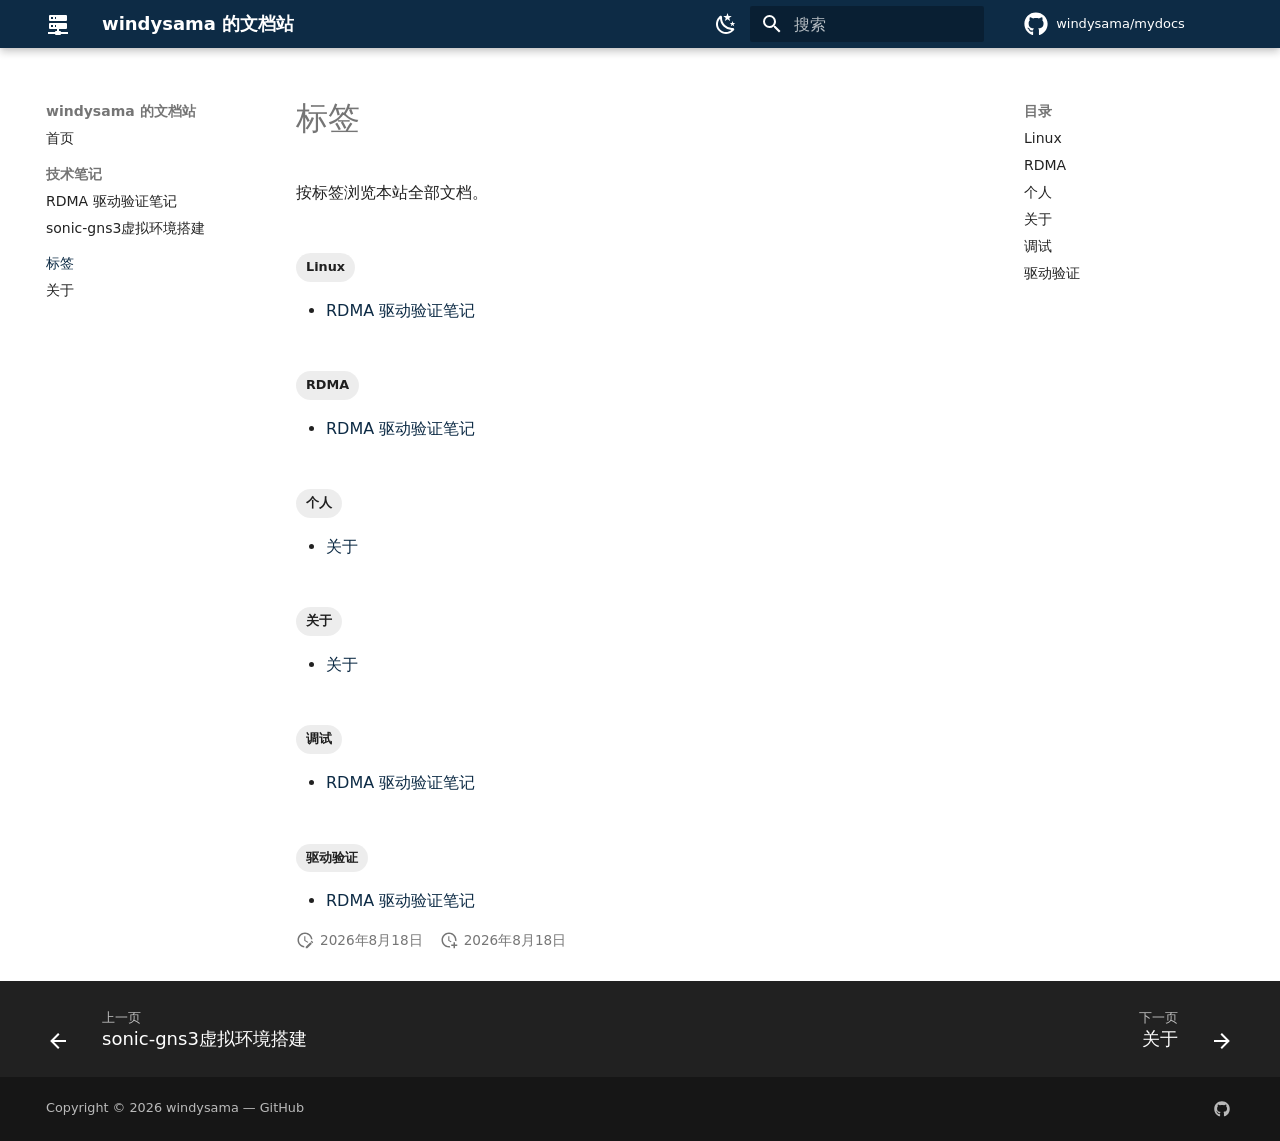
<file: tags/index.html>
<!doctype html>
<html lang="zh" class="no-js">
  <head>
    
      <meta charset="utf-8">
      <meta name="viewport" content="width=device-width,initial-scale=1">
      
        <meta name="description" content="个人技术文档与笔记 —— Linux 内核 RDMA 网卡驱动、固件验证与调试">
      
      
        <meta name="author" content="windysama">
      
      
        <link rel="canonical" href="https://windysama.github.io/mydocs/tags/">
      
      
        <link rel="prev" href="../06-Sonic-GNS3%E8%99%9A%E6%8B%9F%E7%8E%AF%E5%A2%83%E6%90%AD%E5%BB%BA/">
      
      
        <link rel="next" href="../about/">
      
      
        
      
      
      <link rel="icon" href="../assets/images/favicon.png">
      <meta name="generator" content="mkdocs-1.6.1, mkdocs-material-9.7.7">
    
    
      
        <title>标签 - windysama 的文档站</title>
      
    
    
      <link rel="stylesheet" href="../assets/stylesheets/main.ec1eaa64.min.css">
      
        
        <link rel="stylesheet" href="../assets/stylesheets/palette.ab4e12ef.min.css">
      
      


    
    
      
    
    
      
    
    
      <link rel="stylesheet" href="../stylesheets/extra.css">
    
    <script>__md_scope=new URL("..",location),__md_hash=e=>[...e].reduce(((e,_)=>(e<<5)-e+_.charCodeAt(0)),0),__md_get=(e,_=localStorage,t=__md_scope)=>JSON.parse(_.getItem(t.pathname+"."+e)),__md_set=(e,_,t=localStorage,a=__md_scope)=>{try{t.setItem(a.pathname+"."+e,JSON.stringify(_))}catch(e){}}</script>
    
      

    
    
  </head>
  
  
    
    
      
    
    
    
    
    <body dir="ltr" data-md-color-scheme="default" data-md-color-primary="custom" data-md-color-accent="custom">
  
    
    <input class="md-toggle" data-md-toggle="drawer" type="checkbox" id="__drawer" autocomplete="off">
    <input class="md-toggle" data-md-toggle="search" type="checkbox" id="__search" autocomplete="off">
    <label class="md-overlay" for="__drawer"></label>
    <div data-md-component="skip">
      
        
        <a href="#_1" class="md-skip">
          跳转至
        </a>
      
    </div>
    <div data-md-component="announce">
      
    </div>
    
    
      

  

<header class="md-header md-header--shadow" data-md-component="header">
  <nav class="md-header__inner md-grid" aria-label="页眉">
    <a href=".." title="windysama 的文档站" class="md-header__button md-logo" aria-label="windysama 的文档站" data-md-component="logo">
      
  
  <svg xmlns="http://www.w3.org/2000/svg" viewBox="0 0 24 24"><path d="M13 19h1a1 1 0 0 1 1 1h7v2h-7a1 1 0 0 1-1 1h-4a1 1 0 0 1-1-1H2v-2h7a1 1 0 0 1 1-1h1v-2H4a1 1 0 0 1-1-1v-4a1 1 0 0 1 1-1h16a1 1 0 0 1 1 1v4a1 1 0 0 1-1 1h-7zM4 3h16a1 1 0 0 1 1 1v4a1 1 0 0 1-1 1H4a1 1 0 0 1-1-1V4a1 1 0 0 1 1-1m5 4h1V5H9zm0 8h1v-2H9zM5 5v2h2V5zm0 8v2h2v-2z"/></svg>

    </a>
    <label class="md-header__button md-icon" for="__drawer">
      
      <svg xmlns="http://www.w3.org/2000/svg" viewBox="0 0 24 24"><path d="M3 6h18v2H3zm0 5h18v2H3zm0 5h18v2H3z"/></svg>
    </label>
    <div class="md-header__title" data-md-component="header-title">
      <div class="md-header__ellipsis">
        <div class="md-header__topic">
          <span class="md-ellipsis">
            windysama 的文档站
          </span>
        </div>
        <div class="md-header__topic" data-md-component="header-topic">
          <span class="md-ellipsis">
            
              标签
            
          </span>
        </div>
      </div>
    </div>
    
      
        <form class="md-header__option" data-md-component="palette">
  
    
    
    
    <input class="md-option" data-md-color-media="(prefers-color-scheme: light)" data-md-color-scheme="default" data-md-color-primary="custom" data-md-color-accent="custom"  aria-label="切换至暗色"  type="radio" name="__palette" id="__palette_0">
    
      <label class="md-header__button md-icon" title="切换至暗色" for="__palette_1" hidden>
        <svg xmlns="http://www.w3.org/2000/svg" viewBox="0 0 24 24"><path d="m17.75 4.09-2.53 1.94.91 3.06-2.63-1.81-2.63 1.81.91-3.06-2.53-1.94L12.44 4l1.06-3 1.06 3zm3.5 6.91-1.64 1.25.59 1.98-1.7-1.17-1.7 1.17.59-1.98L15.75 11l2.06-.05L18.5 9l.69 1.95zm-2.28 4.95c.83-.08 1.72 1.1 1.19 1.85-.32.45-.66.87-1.08 1.27C15.17 23 8.84 23 4.94 19.07c-3.91-3.9-3.91-10.24 0-14.14.4-.4.82-.76 1.27-1.08.75-.53 1.93.36 1.85 1.19-.27 2.86.69 5.83 2.89 8.02a9.96 9.96 0 0 0 8.02 2.89m-1.64 2.02a12.08 12.08 0 0 1-7.8-3.47c-2.17-2.19-3.33-5-3.49-7.82-2.81 3.14-2.7 7.96.31 10.98 3.02 3.01 7.84 3.12 10.98.31"/></svg>
      </label>
    
  
    
    
    
    <input class="md-option" data-md-color-media="(prefers-color-scheme: dark)" data-md-color-scheme="slate" data-md-color-primary="custom" data-md-color-accent="custom"  aria-label="切换至亮色"  type="radio" name="__palette" id="__palette_1">
    
      <label class="md-header__button md-icon" title="切换至亮色" for="__palette_0" hidden>
        <svg xmlns="http://www.w3.org/2000/svg" viewBox="0 0 24 24"><path d="M12 7a5 5 0 0 1 5 5 5 5 0 0 1-5 5 5 5 0 0 1-5-5 5 5 0 0 1 5-5m0 2a3 3 0 0 0-3 3 3 3 0 0 0 3 3 3 3 0 0 0 3-3 3 3 0 0 0-3-3m0-7 2.39 3.42C13.65 5.15 12.84 5 12 5s-1.65.15-2.39.42zM3.34 7l4.16-.35A7.2 7.2 0 0 0 5.94 8.5c-.44.74-.69 1.5-.83 2.29zm.02 10 1.76-3.77a7.131 7.131 0 0 0 2.38 4.14zM20.65 7l-1.77 3.79a7.02 7.02 0 0 0-2.38-4.15zm-.01 10-4.14.36c.59-.51 1.12-1.14 1.54-1.86.42-.73.69-1.5.83-2.29zM12 22l-2.41-3.44c.74.27 1.55.44 2.41.44.82 0 1.63-.17 2.37-.44z"/></svg>
      </label>
    
  
</form>
      
    
    
      <script>var palette=__md_get("__palette");if(palette&&palette.color){if("(prefers-color-scheme)"===palette.color.media){var media=matchMedia("(prefers-color-scheme: light)"),input=document.querySelector(media.matches?"[data-md-color-media='(prefers-color-scheme: light)']":"[data-md-color-media='(prefers-color-scheme: dark)']");palette.color.media=input.getAttribute("data-md-color-media"),palette.color.scheme=input.getAttribute("data-md-color-scheme"),palette.color.primary=input.getAttribute("data-md-color-primary"),palette.color.accent=input.getAttribute("data-md-color-accent")}for(var[key,value]of Object.entries(palette.color))document.body.setAttribute("data-md-color-"+key,value)}</script>
    
    
    
      
      
        <label class="md-header__button md-icon" for="__search">
          
          <svg xmlns="http://www.w3.org/2000/svg" viewBox="0 0 24 24"><path d="M9.5 3A6.5 6.5 0 0 1 16 9.5c0 1.61-.59 3.09-1.56 4.23l.27.27h.79l5 5-1.5 1.5-5-5v-.79l-.27-.27A6.52 6.52 0 0 1 9.5 16 6.5 6.5 0 0 1 3 9.5 6.5 6.5 0 0 1 9.5 3m0 2C7 5 5 7 5 9.5S7 14 9.5 14 14 12 14 9.5 12 5 9.5 5"/></svg>
        </label>
        <div class="md-search" data-md-component="search" role="dialog">
  <label class="md-search__overlay" for="__search"></label>
  <div class="md-search__inner" role="search">
    <form class="md-search__form" name="search">
      <input type="text" class="md-search__input" name="query" aria-label="搜索" placeholder="搜索" autocapitalize="off" autocorrect="off" autocomplete="off" spellcheck="false" data-md-component="search-query" required>
      <label class="md-search__icon md-icon" for="__search">
        
        <svg xmlns="http://www.w3.org/2000/svg" viewBox="0 0 24 24"><path d="M9.5 3A6.5 6.5 0 0 1 16 9.5c0 1.61-.59 3.09-1.56 4.23l.27.27h.79l5 5-1.5 1.5-5-5v-.79l-.27-.27A6.52 6.52 0 0 1 9.5 16 6.5 6.5 0 0 1 3 9.5 6.5 6.5 0 0 1 9.5 3m0 2C7 5 5 7 5 9.5S7 14 9.5 14 14 12 14 9.5 12 5 9.5 5"/></svg>
        
        <svg xmlns="http://www.w3.org/2000/svg" viewBox="0 0 24 24"><path d="M20 11v2H8l5.5 5.5-1.42 1.42L4.16 12l7.92-7.92L13.5 5.5 8 11z"/></svg>
      </label>
      <nav class="md-search__options" aria-label="查找">
        
        <button type="reset" class="md-search__icon md-icon" title="清空当前内容" aria-label="清空当前内容" tabindex="-1">
          
          <svg xmlns="http://www.w3.org/2000/svg" viewBox="0 0 24 24"><path d="M19 6.41 17.59 5 12 10.59 6.41 5 5 6.41 10.59 12 5 17.59 6.41 19 12 13.41 17.59 19 19 17.59 13.41 12z"/></svg>
        </button>
      </nav>
      
        <div class="md-search__suggest" data-md-component="search-suggest"></div>
      
    </form>
    <div class="md-search__output">
      <div class="md-search__scrollwrap" tabindex="0" data-md-scrollfix>
        <div class="md-search-result" data-md-component="search-result">
          <div class="md-search-result__meta">
            正在初始化搜索引擎
          </div>
          <ol class="md-search-result__list" role="presentation"></ol>
        </div>
      </div>
    </div>
  </div>
</div>
      
    
    
      <div class="md-header__source">
        <a href="https://github.com/windysama/mydocs" title="前往仓库" class="md-source" data-md-component="source">
  <div class="md-source__icon md-icon">
    
    <svg xmlns="http://www.w3.org/2000/svg" viewBox="0 0 512 512"><!--! Font Awesome Free 7.1.0 by @fontawesome - https://fontawesome.com License - https://fontawesome.com/license/free (Icons: CC BY 4.0, Fonts: SIL OFL 1.1, Code: MIT License) Copyright 2025 Fonticons, Inc.--><path d="M173.9 397.4c0 2-2.3 3.6-5.2 3.6-3.3.3-5.6-1.3-5.6-3.6 0-2 2.3-3.6 5.2-3.6 3-.3 5.6 1.3 5.6 3.6m-31.1-4.5c-.7 2 1.3 4.3 4.3 4.9 2.6 1 5.6 0 6.2-2s-1.3-4.3-4.3-5.2c-2.6-.7-5.5.3-6.2 2.3m44.2-1.7c-2.9.7-4.9 2.6-4.6 4.9.3 2 2.9 3.3 5.9 2.6 2.9-.7 4.9-2.6 4.6-4.6-.3-1.9-3-3.2-5.9-2.9M252.8 8C114.1 8 8 113.3 8 252c0 110.9 69.8 205.8 169.5 239.2 12.8 2.3 17.3-5.6 17.3-12.1 0-6.2-.3-40.4-.3-61.4 0 0-70 15-84.7-29.8 0 0-11.4-29.1-27.8-36.6 0 0-22.9-15.7 1.6-15.4 0 0 24.9 2 38.6 25.8 21.9 38.6 58.6 27.5 72.9 20.9 2.3-16 8.8-27.1 16-33.7-55.9-6.2-112.3-14.3-112.3-110.5 0-27.5 7.6-41.3 23.6-58.9-2.6-6.5-11.1-33.3 2.6-67.9 20.9-6.5 69 27 69 27 20-5.6 41.5-8.5 62.8-8.5s42.8 2.9 62.8 8.5c0 0 48.1-33.6 69-27 13.7 34.7 5.2 61.4 2.6 67.9 16 17.7 25.8 31.5 25.8 58.9 0 96.5-58.9 104.2-114.8 110.5 9.2 7.9 17 22.9 17 46.4 0 33.7-.3 75.4-.3 83.6 0 6.5 4.6 14.4 17.3 12.1C436.2 457.8 504 362.9 504 252 504 113.3 391.5 8 252.8 8M105.2 352.9c-1.3 1-1 3.3.7 5.2 1.6 1.6 3.9 2.3 5.2 1 1.3-1 1-3.3-.7-5.2-1.6-1.6-3.9-2.3-5.2-1m-10.8-8.1c-.7 1.3.3 2.9 2.3 3.9 1.6 1 3.6.7 4.3-.7.7-1.3-.3-2.9-2.3-3.9-2-.6-3.6-.3-4.3.7m32.4 35.6c-1.6 1.3-1 4.3 1.3 6.2 2.3 2.3 5.2 2.6 6.5 1 1.3-1.3.7-4.3-1.3-6.2-2.2-2.3-5.2-2.6-6.5-1m-11.4-14.7c-1.6 1-1.6 3.6 0 5.9s4.3 3.3 5.6 2.3c1.6-1.3 1.6-3.9 0-6.2-1.4-2.3-4-3.3-5.6-2"/></svg>
  </div>
  <div class="md-source__repository">
    windysama/mydocs
  </div>
</a>
      </div>
    
  </nav>
  
</header>
    
    <div class="md-container" data-md-component="container">
      
      
        
          
        
      
      <main class="md-main" data-md-component="main">
        <div class="md-main__inner md-grid">
          
            
              
              <div class="md-sidebar md-sidebar--primary" data-md-component="sidebar" data-md-type="navigation" >
                <div class="md-sidebar__scrollwrap">
                  <div class="md-sidebar__inner">
                    



<nav class="md-nav md-nav--primary" aria-label="导航栏" data-md-level="0">
  <label class="md-nav__title" for="__drawer">
    <a href=".." title="windysama 的文档站" class="md-nav__button md-logo" aria-label="windysama 的文档站" data-md-component="logo">
      
  
  <svg xmlns="http://www.w3.org/2000/svg" viewBox="0 0 24 24"><path d="M13 19h1a1 1 0 0 1 1 1h7v2h-7a1 1 0 0 1-1 1h-4a1 1 0 0 1-1-1H2v-2h7a1 1 0 0 1 1-1h1v-2H4a1 1 0 0 1-1-1v-4a1 1 0 0 1 1-1h16a1 1 0 0 1 1 1v4a1 1 0 0 1-1 1h-7zM4 3h16a1 1 0 0 1 1 1v4a1 1 0 0 1-1 1H4a1 1 0 0 1-1-1V4a1 1 0 0 1 1-1m5 4h1V5H9zm0 8h1v-2H9zM5 5v2h2V5zm0 8v2h2v-2z"/></svg>

    </a>
    windysama 的文档站
  </label>
  
    <div class="md-nav__source">
      <a href="https://github.com/windysama/mydocs" title="前往仓库" class="md-source" data-md-component="source">
  <div class="md-source__icon md-icon">
    
    <svg xmlns="http://www.w3.org/2000/svg" viewBox="0 0 512 512"><!--! Font Awesome Free 7.1.0 by @fontawesome - https://fontawesome.com License - https://fontawesome.com/license/free (Icons: CC BY 4.0, Fonts: SIL OFL 1.1, Code: MIT License) Copyright 2025 Fonticons, Inc.--><path d="M173.9 397.4c0 2-2.3 3.6-5.2 3.6-3.3.3-5.6-1.3-5.6-3.6 0-2 2.3-3.6 5.2-3.6 3-.3 5.6 1.3 5.6 3.6m-31.1-4.5c-.7 2 1.3 4.3 4.3 4.9 2.6 1 5.6 0 6.2-2s-1.3-4.3-4.3-5.2c-2.6-.7-5.5.3-6.2 2.3m44.2-1.7c-2.9.7-4.9 2.6-4.6 4.9.3 2 2.9 3.3 5.9 2.6 2.9-.7 4.9-2.6 4.6-4.6-.3-1.9-3-3.2-5.9-2.9M252.8 8C114.1 8 8 113.3 8 252c0 110.9 69.8 205.8 169.5 239.2 12.8 2.3 17.3-5.6 17.3-12.1 0-6.2-.3-40.4-.3-61.4 0 0-70 15-84.7-29.8 0 0-11.4-29.1-27.8-36.6 0 0-22.9-15.7 1.6-15.4 0 0 24.9 2 38.6 25.8 21.9 38.6 58.6 27.5 72.9 20.9 2.3-16 8.8-27.1 16-33.7-55.9-6.2-112.3-14.3-112.3-110.5 0-27.5 7.6-41.3 23.6-58.9-2.6-6.5-11.1-33.3 2.6-67.9 20.9-6.5 69 27 69 27 20-5.6 41.5-8.5 62.8-8.5s42.8 2.9 62.8 8.5c0 0 48.1-33.6 69-27 13.7 34.7 5.2 61.4 2.6 67.9 16 17.7 25.8 31.5 25.8 58.9 0 96.5-58.9 104.2-114.8 110.5 9.2 7.9 17 22.9 17 46.4 0 33.7-.3 75.4-.3 83.6 0 6.5 4.6 14.4 17.3 12.1C436.2 457.8 504 362.9 504 252 504 113.3 391.5 8 252.8 8M105.2 352.9c-1.3 1-1 3.3.7 5.2 1.6 1.6 3.9 2.3 5.2 1 1.3-1 1-3.3-.7-5.2-1.6-1.6-3.9-2.3-5.2-1m-10.8-8.1c-.7 1.3.3 2.9 2.3 3.9 1.6 1 3.6.7 4.3-.7.7-1.3-.3-2.9-2.3-3.9-2-.6-3.6-.3-4.3.7m32.4 35.6c-1.6 1.3-1 4.3 1.3 6.2 2.3 2.3 5.2 2.6 6.5 1 1.3-1.3.7-4.3-1.3-6.2-2.2-2.3-5.2-2.6-6.5-1m-11.4-14.7c-1.6 1-1.6 3.6 0 5.9s4.3 3.3 5.6 2.3c1.6-1.3 1.6-3.9 0-6.2-1.4-2.3-4-3.3-5.6-2"/></svg>
  </div>
  <div class="md-source__repository">
    windysama/mydocs
  </div>
</a>
    </div>
  
  <ul class="md-nav__list" data-md-scrollfix>
    
      
      
  
  
  
  
    <li class="md-nav__item">
      <a href=".." class="md-nav__link">
        
  
  
  <span class="md-ellipsis">
    
  
    首页
  

    
  </span>
  
  

      </a>
    </li>
  

    
      
      
  
  
  
  
    
    
    
    
      
        
        
      
    
    
    <li class="md-nav__item md-nav__item--section md-nav__item--nested">
      
        
        
        <input class="md-nav__toggle md-toggle " type="checkbox" id="__nav_2" >
        
          
          <label class="md-nav__link" for="__nav_2" id="__nav_2_label" tabindex="">
            
  
  
  <span class="md-ellipsis">
    
  
    技术笔记
  

    
  </span>
  
  

            <span class="md-nav__icon md-icon"></span>
          </label>
        
        <nav class="md-nav" data-md-level="1" aria-labelledby="__nav_2_label" aria-expanded="false">
          <label class="md-nav__title" for="__nav_2">
            <span class="md-nav__icon md-icon"></span>
            
  
    技术笔记
  

          </label>
          <ul class="md-nav__list" data-md-scrollfix>
            
              
                
  
  
  
  
    <li class="md-nav__item">
      <a href="../rdma-notes/" class="md-nav__link">
        
  
  
  <span class="md-ellipsis">
    
  
    RDMA 驱动验证笔记
  

    
  </span>
  
  

      </a>
    </li>
  

              
            
              
                
  
  
  
  
    <li class="md-nav__item">
      <a href="../06-Sonic-GNS3%E8%99%9A%E6%8B%9F%E7%8E%AF%E5%A2%83%E6%90%AD%E5%BB%BA/" class="md-nav__link">
        
  
  
  <span class="md-ellipsis">
    
  
    sonic-gns3虚拟环境搭建
  

    
  </span>
  
  

      </a>
    </li>
  

              
            
          </ul>
        </nav>
      
    </li>
  

    
      
      
  
  
    
  
  
  
    <li class="md-nav__item md-nav__item--active">
      
      <input class="md-nav__toggle md-toggle" type="checkbox" id="__toc">
      
      
        
      
      
        <label class="md-nav__link md-nav__link--active" for="__toc">
          
  
  
  <span class="md-ellipsis">
    
  
    标签
  

    
  </span>
  
  

          <span class="md-nav__icon md-icon"></span>
        </label>
      
      <a href="./" class="md-nav__link md-nav__link--active">
        
  
  
  <span class="md-ellipsis">
    
  
    标签
  

    
  </span>
  
  

      </a>
      
        

<nav class="md-nav md-nav--secondary" aria-label="目录">
  
  
  
    
  
  
    <label class="md-nav__title" for="__toc">
      <span class="md-nav__icon md-icon"></span>
      目录
    </label>
    <ul class="md-nav__list" data-md-component="toc" data-md-scrollfix>
      
        <li class="md-nav__item">
  <a href="#tag:linux" class="md-nav__link">
    <span class="md-ellipsis">
      
        Linux
      
    </span>
  </a>
  
</li>
      
        <li class="md-nav__item">
  <a href="#tag:rdma" class="md-nav__link">
    <span class="md-ellipsis">
      
        RDMA
      
    </span>
  </a>
  
</li>
      
        <li class="md-nav__item">
  <a href="#tag:个人" class="md-nav__link">
    <span class="md-ellipsis">
      
        个人
      
    </span>
  </a>
  
</li>
      
        <li class="md-nav__item">
  <a href="#tag:关于" class="md-nav__link">
    <span class="md-ellipsis">
      
        关于
      
    </span>
  </a>
  
</li>
      
        <li class="md-nav__item">
  <a href="#tag:调试" class="md-nav__link">
    <span class="md-ellipsis">
      
        调试
      
    </span>
  </a>
  
</li>
      
        <li class="md-nav__item">
  <a href="#tag:驱动验证" class="md-nav__link">
    <span class="md-ellipsis">
      
        驱动验证
      
    </span>
  </a>
  
</li>
      
    </ul>
  
</nav>
      
    </li>
  

    
      
      
  
  
  
  
    <li class="md-nav__item">
      <a href="../about/" class="md-nav__link">
        
  
  
  <span class="md-ellipsis">
    
  
    关于
  

    
  </span>
  
  

      </a>
    </li>
  

    
  </ul>
</nav>
                  </div>
                </div>
              </div>
            
            
              
              <div class="md-sidebar md-sidebar--secondary" data-md-component="sidebar" data-md-type="toc" >
                <div class="md-sidebar__scrollwrap">
                  <div class="md-sidebar__inner">
                    

<nav class="md-nav md-nav--secondary" aria-label="目录">
  
  
  
    
  
  
    <label class="md-nav__title" for="__toc">
      <span class="md-nav__icon md-icon"></span>
      目录
    </label>
    <ul class="md-nav__list" data-md-component="toc" data-md-scrollfix>
      
        <li class="md-nav__item">
  <a href="#tag:linux" class="md-nav__link">
    <span class="md-ellipsis">
      
        Linux
      
    </span>
  </a>
  
</li>
      
        <li class="md-nav__item">
  <a href="#tag:rdma" class="md-nav__link">
    <span class="md-ellipsis">
      
        RDMA
      
    </span>
  </a>
  
</li>
      
        <li class="md-nav__item">
  <a href="#tag:个人" class="md-nav__link">
    <span class="md-ellipsis">
      
        个人
      
    </span>
  </a>
  
</li>
      
        <li class="md-nav__item">
  <a href="#tag:关于" class="md-nav__link">
    <span class="md-ellipsis">
      
        关于
      
    </span>
  </a>
  
</li>
      
        <li class="md-nav__item">
  <a href="#tag:调试" class="md-nav__link">
    <span class="md-ellipsis">
      
        调试
      
    </span>
  </a>
  
</li>
      
        <li class="md-nav__item">
  <a href="#tag:驱动验证" class="md-nav__link">
    <span class="md-ellipsis">
      
        驱动验证
      
    </span>
  </a>
  
</li>
      
    </ul>
  
</nav>
                  </div>
                </div>
              </div>
            
          
          
            <div class="md-content" data-md-component="content">
              
              <article class="md-content__inner md-typeset">
                
                  


  
  


<h1 id="_1">标签<a class="headerlink" href="#_1" title="永久链接">&para;</a></h1>
<p>按标签浏览本站全部文档。</p>


  <h2 id="tag:linux">


<span class="md-tag">Linux</span><a class="headerlink" href="#tag:linux" title="永久链接">&para;</a></h2>
  <ul>
    
      <li>
        <a href="../rdma-notes/">
          RDMA 驱动验证笔记
        </a>
      </li>
    
    
  </ul>



  <h2 id="tag:rdma">


<span class="md-tag">RDMA</span><a class="headerlink" href="#tag:rdma" title="永久链接">&para;</a></h2>
  <ul>
    
      <li>
        <a href="../rdma-notes/">
          RDMA 驱动验证笔记
        </a>
      </li>
    
    
  </ul>



  <h2 id="tag:个人">


<span class="md-tag">个人</span><a class="headerlink" href="#tag:个人" title="永久链接">&para;</a></h2>
  <ul>
    
      <li>
        <a href="../about/">
          关于
        </a>
      </li>
    
    
  </ul>



  <h2 id="tag:关于">


<span class="md-tag">关于</span><a class="headerlink" href="#tag:关于" title="永久链接">&para;</a></h2>
  <ul>
    
      <li>
        <a href="../about/">
          关于
        </a>
      </li>
    
    
  </ul>



  <h2 id="tag:调试">


<span class="md-tag">调试</span><a class="headerlink" href="#tag:调试" title="永久链接">&para;</a></h2>
  <ul>
    
      <li>
        <a href="../rdma-notes/">
          RDMA 驱动验证笔记
        </a>
      </li>
    
    
  </ul>



  <h2 id="tag:驱动验证">


<span class="md-tag">驱动验证</span><a class="headerlink" href="#tag:驱动验证" title="永久链接">&para;</a></h2>
  <ul>
    
      <li>
        <a href="../rdma-notes/">
          RDMA 驱动验证笔记
        </a>
      </li>
    
    
  </ul>








  
    
  
  
    
  


  <aside class="md-source-file">
    
      
  <span class="md-source-file__fact">
    <span class="md-icon" title="最后更新">
      <svg xmlns="http://www.w3.org/2000/svg" viewBox="0 0 24 24"><path d="M21 13.1c-.1 0-.3.1-.4.2l-1 1 2.1 2.1 1-1c.2-.2.2-.6 0-.8l-1.3-1.3c-.1-.1-.2-.2-.4-.2m-1.9 1.8-6.1 6V23h2.1l6.1-6.1zM12.5 7v5.2l4 2.4-1 1L11 13V7zM11 21.9c-5.1-.5-9-4.8-9-9.9C2 6.5 6.5 2 12 2c5.3 0 9.6 4.1 10 9.3-.3-.1-.6-.2-1-.2s-.7.1-1 .2C19.6 7.2 16.2 4 12 4c-4.4 0-8 3.6-8 8 0 4.1 3.1 7.5 7.1 7.9l-.1.2z"/></svg>
    </span>
    <span class="git-revision-date-localized-plugin git-revision-date-localized-plugin-date" title="2026年8月18日 13:03:01 UTC">2026年8月18日</span>
  </span>

    
    
      
  <span class="md-source-file__fact">
    <span class="md-icon" title="创建日期">
      <svg xmlns="http://www.w3.org/2000/svg" viewBox="0 0 24 24"><path d="M14.47 15.08 11 13V7h1.5v5.25l3.08 1.83c-.41.28-.79.62-1.11 1m-1.39 4.84c-.36.05-.71.08-1.08.08-4.42 0-8-3.58-8-8s3.58-8 8-8 8 3.58 8 8c0 .37-.03.72-.08 1.08.69.1 1.33.32 1.92.64.1-.56.16-1.13.16-1.72 0-5.5-4.5-10-10-10S2 6.5 2 12s4.47 10 10 10c.59 0 1.16-.06 1.72-.16-.32-.59-.54-1.23-.64-1.92M18 15v3h-3v2h3v3h2v-3h3v-2h-3v-3z"/></svg>
    </span>
    <span class="git-revision-date-localized-plugin git-revision-date-localized-plugin-date" title="2026年8月18日 13:03:01 UTC">2026年8月18日</span>
  </span>

    
    
    
  </aside>





                
              </article>
            </div>
          
          
<script>var target=document.getElementById(location.hash.slice(1));target&&target.name&&(target.checked=target.name.startsWith("__tabbed_"))</script>
        </div>
        
          <button type="button" class="md-top md-icon" data-md-component="top" hidden>
  
  <svg xmlns="http://www.w3.org/2000/svg" viewBox="0 0 24 24"><path d="M13 20h-2V8l-5.5 5.5-1.42-1.42L12 4.16l7.92 7.92-1.42 1.42L13 8z"/></svg>
  回到页面顶部
</button>
        
      </main>
      
        <footer class="md-footer">
  
    
      
      <nav class="md-footer__inner md-grid" aria-label="页脚" >
        
          
          <a href="../06-Sonic-GNS3%E8%99%9A%E6%8B%9F%E7%8E%AF%E5%A2%83%E6%90%AD%E5%BB%BA/" class="md-footer__link md-footer__link--prev" aria-label="上一页: sonic-gns3虚拟环境搭建">
            <div class="md-footer__button md-icon">
              
              <svg xmlns="http://www.w3.org/2000/svg" viewBox="0 0 24 24"><path d="M20 11v2H8l5.5 5.5-1.42 1.42L4.16 12l7.92-7.92L13.5 5.5 8 11z"/></svg>
            </div>
            <div class="md-footer__title">
              <span class="md-footer__direction">
                上一页
              </span>
              <div class="md-ellipsis">
                sonic-gns3虚拟环境搭建
              </div>
            </div>
          </a>
        
        
          
          <a href="../about/" class="md-footer__link md-footer__link--next" aria-label="下一页: 关于">
            <div class="md-footer__title">
              <span class="md-footer__direction">
                下一页
              </span>
              <div class="md-ellipsis">
                关于
              </div>
            </div>
            <div class="md-footer__button md-icon">
              
              <svg xmlns="http://www.w3.org/2000/svg" viewBox="0 0 24 24"><path d="M4 11v2h12l-5.5 5.5 1.42 1.42L19.84 12l-7.92-7.92L10.5 5.5 16 11z"/></svg>
            </div>
          </a>
        
      </nav>
    
  
  <div class="md-footer-meta md-typeset">
    <div class="md-footer-meta__inner md-grid">
      <div class="md-copyright">
  
    <div class="md-copyright__highlight">
      Copyright &copy; 2026 windysama — <a href="https://github.com/windysama/mydocs">GitHub</a>
    </div>
  
  
</div>
      
        
<div class="md-social">
  
    
    
    
    
      
      
    
    <a href="https://github.com/windysama" target="_blank" rel="noopener" title="github.com" class="md-social__link">
      <svg xmlns="http://www.w3.org/2000/svg" viewBox="0 0 512 512"><!--! Font Awesome Free 7.1.0 by @fontawesome - https://fontawesome.com License - https://fontawesome.com/license/free (Icons: CC BY 4.0, Fonts: SIL OFL 1.1, Code: MIT License) Copyright 2025 Fonticons, Inc.--><path d="M173.9 397.4c0 2-2.3 3.6-5.2 3.6-3.3.3-5.6-1.3-5.6-3.6 0-2 2.3-3.6 5.2-3.6 3-.3 5.6 1.3 5.6 3.6m-31.1-4.5c-.7 2 1.3 4.3 4.3 4.9 2.6 1 5.6 0 6.2-2s-1.3-4.3-4.3-5.2c-2.6-.7-5.5.3-6.2 2.3m44.2-1.7c-2.9.7-4.9 2.6-4.6 4.9.3 2 2.9 3.3 5.9 2.6 2.9-.7 4.9-2.6 4.6-4.6-.3-1.9-3-3.2-5.9-2.9M252.8 8C114.1 8 8 113.3 8 252c0 110.9 69.8 205.8 169.5 239.2 12.8 2.3 17.3-5.6 17.3-12.1 0-6.2-.3-40.4-.3-61.4 0 0-70 15-84.7-29.8 0 0-11.4-29.1-27.8-36.6 0 0-22.9-15.7 1.6-15.4 0 0 24.9 2 38.6 25.8 21.9 38.6 58.6 27.5 72.9 20.9 2.3-16 8.8-27.1 16-33.7-55.9-6.2-112.3-14.3-112.3-110.5 0-27.5 7.6-41.3 23.6-58.9-2.6-6.5-11.1-33.3 2.6-67.9 20.9-6.5 69 27 69 27 20-5.6 41.5-8.5 62.8-8.5s42.8 2.9 62.8 8.5c0 0 48.1-33.6 69-27 13.7 34.7 5.2 61.4 2.6 67.9 16 17.7 25.8 31.5 25.8 58.9 0 96.5-58.9 104.2-114.8 110.5 9.2 7.9 17 22.9 17 46.4 0 33.7-.3 75.4-.3 83.6 0 6.5 4.6 14.4 17.3 12.1C436.2 457.8 504 362.9 504 252 504 113.3 391.5 8 252.8 8M105.2 352.9c-1.3 1-1 3.3.7 5.2 1.6 1.6 3.9 2.3 5.2 1 1.3-1 1-3.3-.7-5.2-1.6-1.6-3.9-2.3-5.2-1m-10.8-8.1c-.7 1.3.3 2.9 2.3 3.9 1.6 1 3.6.7 4.3-.7.7-1.3-.3-2.9-2.3-3.9-2-.6-3.6-.3-4.3.7m32.4 35.6c-1.6 1.3-1 4.3 1.3 6.2 2.3 2.3 5.2 2.6 6.5 1 1.3-1.3.7-4.3-1.3-6.2-2.2-2.3-5.2-2.6-6.5-1m-11.4-14.7c-1.6 1-1.6 3.6 0 5.9s4.3 3.3 5.6 2.3c1.6-1.3 1.6-3.9 0-6.2-1.4-2.3-4-3.3-5.6-2"/></svg>
    </a>
  
</div>
      
    </div>
  </div>
</footer>
      
    </div>
    <div class="md-dialog" data-md-component="dialog">
      <div class="md-dialog__inner md-typeset"></div>
    </div>
    
    
    
      
      
      <script id="__config" type="application/json">{"annotate": null, "base": "..", "features": ["navigation.instant", "navigation.tracking", "navigation.sections", "navigation.top", "navigation.footer", "header.autohide", "toc.follow", "content.code.copy", "content.tooltips", "search.suggest", "search.highlight"], "search": "../assets/javascripts/workers/search.2c215733.min.js", "tags": null, "translations": {"clipboard.copied": "\u5df2\u590d\u5236", "clipboard.copy": "\u590d\u5236", "search.result.more.one": "\u5728\u8be5\u9875\u4e0a\u8fd8\u6709 1 \u4e2a\u7b26\u5408\u6761\u4ef6\u7684\u7ed3\u679c", "search.result.more.other": "\u5728\u8be5\u9875\u4e0a\u8fd8\u6709 # \u4e2a\u7b26\u5408\u6761\u4ef6\u7684\u7ed3\u679c", "search.result.none": "\u6ca1\u6709\u627e\u5230\u7b26\u5408\u6761\u4ef6\u7684\u7ed3\u679c", "search.result.one": "\u627e\u5230 1 \u4e2a\u7b26\u5408\u6761\u4ef6\u7684\u7ed3\u679c", "search.result.other": "# \u4e2a\u7b26\u5408\u6761\u4ef6\u7684\u7ed3\u679c", "search.result.placeholder": "\u952e\u5165\u4ee5\u5f00\u59cb\u641c\u7d22", "search.result.term.missing": "\u7f3a\u5c11", "select.version": "\u9009\u62e9\u5f53\u524d\u7248\u672c"}, "version": null}</script>
    
    
      <script src="../assets/javascripts/bundle.d7400e89.min.js"></script>
      
    
  </body>
</html>
</file>
<file: stylesheets/extra.css>
/*
 * 自定义样式：品牌色、中文字体、首页 Hero / 统计条 / 特性卡片
 */

/* ---------- 品牌色（深蓝 + 青，RDMA / 内核科技风） ---------- */
:root {
  --md-primary-fg-color:        #0d2b45;
  --md-primary-fg-color--light: #2f5a86;
  --md-primary-fg-color--dark:  #06182b;
  --md-accent-fg-color:         #00b8d4;
}

/* 暗色主题下的微调 */
[data-md-color-scheme="slate"] {
  --md-primary-fg-color:        #0a1f35;
  --md-primary-fg-color--light: #2f5a86;
  --md-primary-fg-color--dark:  #051220;
  --md-accent-fg-color:         #00c9e6;
}

/* ---------- 中文字体（theme.font: false 后由这里接管） ---------- */
:root {
  --md-text-font-family: "PingFang SC", "Microsoft YaHei", "Noto Sans SC",
                         "Source Han Sans SC", system-ui, -apple-system,
                         "Segoe UI", sans-serif;
  --md-code-font-family: "JetBrains Mono", "Cascadia Code", "SFMono-Regular",
                         Consolas, "Courier New", monospace;
  /* 兼容不同版本 Material 的变量名 */
  --md-text-font: var(--md-text-font-family);
  --md-code-font: var(--md-code-font-family);
}

body,
.md-header,
.md-footer,
.md-typeset {
  font-family: var(--md-text-font-family);
}

/* ---------- 首页 Hero ---------- */
.mdx-hero {
  margin: 0 -.8rem;
  padding: 2.2rem 1.6rem 2.6rem;
  border-radius: .8rem;
  background:
    radial-gradient(1200px 600px at 15% -10%, rgba(0, 184, 212, .18), transparent 55%),
    radial-gradient(900px 500px at 90% 0%, rgba(45, 106, 167, .25), transparent 60%),
    linear-gradient(180deg, rgba(13, 43, 69, .06), rgba(13, 43, 69, 0));
  border: 1px solid rgba(127, 165, 201, .25);
}

[data-md-color-scheme="slate"] .mdx-hero {
  background:
    radial-gradient(1200px 600px at 15% -10%, rgba(0, 184, 212, .15), transparent 55%),
    radial-gradient(900px 500px at 90% 0%, rgba(45, 106, 167, .2), transparent 60%),
    linear-gradient(180deg, rgba(10, 31, 53, .6), rgba(10, 31, 53, 0));
}

.mdx-hero h1 {
  margin: 0 0 1rem;
  font-size: 2.4rem;
  font-weight: 700;
  letter-spacing: -.02em;
}

.mdx-hero__content p {
  max-width: 42rem;
  font-size: 1.05rem;
  opacity: .85;
}

.mdx-hero .md-button {
  margin: .5rem .6rem .5rem 0;
}

/* ---------- 首页统计条 ---------- */
.mdx-stats {
  display: grid;
  grid-template-columns: repeat(4, 1fr);
  gap: .8rem;
  margin: 1.6rem 0;
}

.mdx-stat {
  text-align: center;
  padding: 1rem .5rem;
  border-radius: .6rem;
  border: 1px solid rgba(127, 165, 201, .28);
  background: rgba(127, 165, 201, .06);
}

.mdx-stat__num {
  display: block;
  font-size: 1.6rem;
  font-weight: 700;
  color: var(--md-accent-fg-color);
}

.mdx-stat__label {
  display: block;
  margin-top: .25rem;
  font-size: .8rem;
  opacity: .8;
}

@media screen and (max-width: 60rem) {
  .mdx-stats { grid-template-columns: repeat(2, 1fr); }
}

/* ---------- 首页特性卡片（.grid.cards 微调） ---------- */
.grid.cards > ul > li {
  border-radius: .6rem;
  transition: transform .15s ease, box-shadow .15s ease;
}

.grid.cards > ul > li:hover {
  transform: translateY(-2px);
  box-shadow: 0 4px 16px rgba(0, 0, 0, .12);
}

[data-md-color-scheme="slate"] .grid.cards > ul > li:hover {
  box-shadow: 0 4px 16px rgba(0, 0, 0, .5);
}

/* 卡片内的大图标 */
.lg.middle {
  font-size: 1.4rem;
}
</file>
<file: assets/stylesheets/main.ec1eaa64.min.css>
@charset "UTF-8";html{-webkit-text-size-adjust:none;-moz-text-size-adjust:none;text-size-adjust:none;box-sizing:border-box}*,:after,:before{box-sizing:inherit}@media (prefers-reduced-motion){*,:after,:before{transition:none!important}}body{margin:0}a,button,input,label{-webkit-tap-highlight-color:transparent}a{color:inherit;text-decoration:none}hr{border:0;box-sizing:initial;display:block;height:.05rem;overflow:visible;padding:0}small{font-size:80%}sub,sup{line-height:1em}img{border-style:none}table{border-collapse:initial;border-spacing:0}td,th{font-weight:400;vertical-align:top}button{background:#0000;border:0;font-family:inherit;font-size:inherit;margin:0;padding:0}input{border:0;outline:none}:root{--md-primary-fg-color:#4051b5;--md-primary-fg-color--light:#5d6cc0;--md-primary-fg-color--dark:#303fa1;--md-primary-bg-color:#fff;--md-primary-bg-color--light:#ffffffb3;--md-accent-fg-color:#526cfe;--md-accent-fg-color--transparent:#526cfe1a;--md-accent-bg-color:#fff;--md-accent-bg-color--light:#ffffffb3}[data-md-color-scheme=default]{color-scheme:light}[data-md-color-scheme=default] img[src$="#gh-dark-mode-only"],[data-md-color-scheme=default] img[src$="#only-dark"]{display:none}:root,[data-md-color-scheme=default]{--md-hue:225deg;--md-default-fg-color:#000000de;--md-default-fg-color--light:#0000008a;--md-default-fg-color--lighter:#00000052;--md-default-fg-color--lightest:#00000012;--md-default-bg-color:#fff;--md-default-bg-color--light:#ffffffb3;--md-default-bg-color--lighter:#ffffff4d;--md-default-bg-color--lightest:#ffffff1f;--md-code-fg-color:#36464e;--md-code-bg-color:#f5f5f5;--md-code-bg-color--light:#f5f5f5b3;--md-code-bg-color--lighter:#f5f5f54d;--md-code-hl-color:#4287ff;--md-code-hl-color--light:#4287ff1a;--md-code-hl-number-color:#d52a2a;--md-code-hl-special-color:#db1457;--md-code-hl-function-color:#a846b9;--md-code-hl-constant-color:#6e59d9;--md-code-hl-keyword-color:#3f6ec6;--md-code-hl-string-color:#1c7d4d;--md-code-hl-name-color:var(--md-code-fg-color);--md-code-hl-operator-color:var(--md-default-fg-color--light);--md-code-hl-punctuation-color:var(--md-default-fg-color--light);--md-code-hl-comment-color:var(--md-default-fg-color--light);--md-code-hl-generic-color:var(--md-default-fg-color--light);--md-code-hl-variable-color:var(--md-default-fg-color--light);--md-typeset-color:var(--md-default-fg-color);--md-typeset-a-color:var(--md-primary-fg-color);--md-typeset-del-color:#f5503d26;--md-typeset-ins-color:#0bd57026;--md-typeset-kbd-color:#fafafa;--md-typeset-kbd-accent-color:#fff;--md-typeset-kbd-border-color:#b8b8b8;--md-typeset-mark-color:#ffff0080;--md-typeset-table-color:#0000001f;--md-typeset-table-color--light:rgba(0,0,0,.035);--md-admonition-fg-color:var(--md-default-fg-color);--md-admonition-bg-color:var(--md-default-bg-color);--md-warning-fg-color:#000000de;--md-warning-bg-color:#ff9;--md-footer-fg-color:#fff;--md-footer-fg-color--light:#ffffffb3;--md-footer-fg-color--lighter:#ffffff73;--md-footer-bg-color:#000000de;--md-footer-bg-color--dark:#00000052;--md-shadow-z1:0 0.2rem 0.5rem #0000000d,0 0 0.05rem #0000001a;--md-shadow-z2:0 0.2rem 0.5rem #0000001a,0 0 0.05rem #00000040;--md-shadow-z3:0 0.2rem 0.5rem #0003,0 0 0.05rem #00000059}.md-icon svg{fill:currentcolor;display:block;height:1.2rem;width:1.2rem}body{-webkit-font-smoothing:antialiased;-moz-osx-font-smoothing:grayscale;--md-text-font-family:var(--md-text-font,_),-apple-system,BlinkMacSystemFont,Helvetica,Arial,sans-serif;--md-code-font-family:var(--md-code-font,_),SFMono-Regular,Consolas,Menlo,monospace}aside,body,input{font-feature-settings:"kern","liga";color:var(--md-typeset-color);font-family:var(--md-text-font-family)}code,kbd,pre{font-feature-settings:"kern";font-family:var(--md-code-font-family)}:root{--md-typeset-table-sort-icon:url('data:image/svg+xml;charset=utf-8,<svg xmlns="http://www.w3.org/2000/svg" viewBox="0 0 24 24"><path d="m18 21-4-4h3V7h-3l4-4 4 4h-3v10h3M2 19v-2h10v2M2 13v-2h7v2M2 7V5h4v2z"/></svg>');--md-typeset-table-sort-icon--asc:url('data:image/svg+xml;charset=utf-8,<svg xmlns="http://www.w3.org/2000/svg" viewBox="0 0 24 24"><path d="M19 17h3l-4 4-4-4h3V3h2M2 17h10v2H2M6 5v2H2V5m0 6h7v2H2z"/></svg>');--md-typeset-table-sort-icon--desc:url('data:image/svg+xml;charset=utf-8,<svg xmlns="http://www.w3.org/2000/svg" viewBox="0 0 24 24"><path d="M19 7h3l-4-4-4 4h3v14h2M2 17h10v2H2M6 5v2H2V5m0 6h7v2H2z"/></svg>')}.md-typeset{-webkit-print-color-adjust:exact;color-adjust:exact;font-size:.8rem;line-height:1.6;overflow-wrap:break-word}@media print{.md-typeset{font-size:.68rem}}.md-typeset blockquote,.md-typeset dl,.md-typeset figure,.md-typeset ol,.md-typeset pre,.md-typeset ul{margin-bottom:1em;margin-top:1em}.md-typeset h1{color:var(--md-default-fg-color--light);font-size:2em;line-height:1.3;margin:0 0 1.25em}.md-typeset h1,.md-typeset h2{font-weight:300;letter-spacing:-.01em}.md-typeset h2{font-size:1.5625em;line-height:1.4;margin:1.6em 0 .64em}.md-typeset h3{font-size:1.25em;font-weight:400;letter-spacing:-.01em;line-height:1.5;margin:1.6em 0 .8em}.md-typeset h2+h3{margin-top:.8em}.md-typeset h4{font-weight:700;letter-spacing:-.01em;margin:1em 0}.md-typeset h5,.md-typeset h6{color:var(--md-default-fg-color--light);font-size:.8em;font-weight:700;letter-spacing:-.01em;margin:1.25em 0}.md-typeset h5{text-transform:uppercase}.md-typeset h5 code{text-transform:none}.md-typeset hr{border-bottom:.05rem solid var(--md-default-fg-color--lightest);display:flow-root;margin:1.5em 0}.md-typeset a{color:var(--md-typeset-a-color);word-break:break-word}.md-typeset a,.md-typeset a:before{transition:color 125ms}.md-typeset a:focus,.md-typeset a:hover{color:var(--md-accent-fg-color)}.md-typeset a:focus code,.md-typeset a:hover code{background-color:var(--md-accent-fg-color--transparent);color:var(--md-accent-fg-color)}.md-typeset a code{color:var(--md-typeset-a-color)}.md-typeset a.focus-visible{outline-color:var(--md-accent-fg-color);outline-offset:.2rem}.md-typeset code,.md-typeset kbd,.md-typeset pre{color:var(--md-code-fg-color);direction:ltr;font-variant-ligatures:none;transition:background-color 125ms}@media print{.md-typeset code,.md-typeset kbd,.md-typeset pre{white-space:pre-wrap}}.md-typeset code{background-color:var(--md-code-bg-color);border-radius:.1rem;-webkit-box-decoration-break:clone;box-decoration-break:clone;font-size:.85em;padding:0 .2941176471em;transition:color 125ms,background-color 125ms;word-break:break-word}.md-typeset code:not(.focus-visible){-webkit-tap-highlight-color:transparent;outline:none}.md-typeset pre{display:flow-root;line-height:1.4;position:relative}.md-typeset pre>code{-webkit-box-decoration-break:slice;box-decoration-break:slice;box-shadow:none;display:block;margin:0;outline-color:var(--md-accent-fg-color);overflow:auto;padding:.7720588235em 1.1764705882em;scrollbar-color:var(--md-default-fg-color--lighter) #0000;scrollbar-width:thin;touch-action:auto;word-break:normal}.md-typeset pre>code:hover{scrollbar-color:var(--md-accent-fg-color) #0000}.md-typeset pre>code::-webkit-scrollbar{height:.2rem;width:.2rem}.md-typeset pre>code::-webkit-scrollbar-thumb{background-color:var(--md-default-fg-color--lighter)}.md-typeset pre>code::-webkit-scrollbar-thumb:hover{background-color:var(--md-accent-fg-color)}.md-typeset kbd{background-color:var(--md-typeset-kbd-color);border-radius:.1rem;box-shadow:0 .1rem 0 .05rem var(--md-typeset-kbd-border-color),0 .1rem 0 var(--md-typeset-kbd-border-color),0 -.1rem .2rem var(--md-typeset-kbd-accent-color) inset;color:var(--md-default-fg-color);display:inline-block;font-size:.75em;padding:0 .6666666667em;vertical-align:text-top;word-break:break-word}.md-typeset mark{background-color:var(--md-typeset-mark-color);-webkit-box-decoration-break:clone;box-decoration-break:clone;color:inherit;word-break:break-word}.md-typeset abbr{cursor:help;text-decoration:none}.md-typeset [data-preview],.md-typeset abbr{border-bottom:.05rem dotted var(--md-default-fg-color--light)}.md-typeset small{opacity:.75}[dir=ltr] .md-typeset sub,[dir=ltr] .md-typeset sup{margin-left:.078125em}[dir=rtl] .md-typeset sub,[dir=rtl] .md-typeset sup{margin-right:.078125em}[dir=ltr] .md-typeset blockquote{padding-left:.6rem}[dir=rtl] .md-typeset blockquote{padding-right:.6rem}[dir=ltr] .md-typeset blockquote{border-left:.2rem solid var(--md-default-fg-color--lighter)}[dir=rtl] .md-typeset blockquote{border-right:.2rem solid var(--md-default-fg-color--lighter)}.md-typeset blockquote{color:var(--md-default-fg-color--light);margin-left:0;margin-right:0}.md-typeset ul{list-style-type:disc}.md-typeset ul[type]{list-style-type:revert-layer}[dir=ltr] .md-typeset ol,[dir=ltr] .md-typeset ul{margin-left:.625em}[dir=rtl] .md-typeset ol,[dir=rtl] .md-typeset ul{margin-right:.625em}.md-typeset ol,.md-typeset ul{padding:0}.md-typeset ol:not([hidden]),.md-typeset ul:not([hidden]){display:flow-root}.md-typeset ol ol,.md-typeset ul ol{list-style-type:lower-alpha}.md-typeset ol ol ol,.md-typeset ul ol ol{list-style-type:lower-roman}.md-typeset ol ol ol ol,.md-typeset ul ol ol ol{list-style-type:upper-alpha}.md-typeset ol ol ol ol ol,.md-typeset ul ol ol ol ol{list-style-type:upper-roman}.md-typeset ol[type],.md-typeset ul[type]{list-style-type:revert-layer}[dir=ltr] .md-typeset ol li,[dir=ltr] .md-typeset ul li{margin-left:1.25em}[dir=rtl] .md-typeset ol li,[dir=rtl] .md-typeset ul li{margin-right:1.25em}.md-typeset ol li,.md-typeset ul li{margin-bottom:.5em}.md-typeset ol li blockquote,.md-typeset ol li p,.md-typeset ul li blockquote,.md-typeset ul li p{margin:.5em 0}.md-typeset ol li:last-child,.md-typeset ul li:last-child{margin-bottom:0}[dir=ltr] .md-typeset ol li ol,[dir=ltr] .md-typeset ol li ul,[dir=ltr] .md-typeset ul li ol,[dir=ltr] .md-typeset ul li ul{margin-left:.625em}[dir=rtl] .md-typeset ol li ol,[dir=rtl] .md-typeset ol li ul,[dir=rtl] .md-typeset ul li ol,[dir=rtl] .md-typeset ul li ul{margin-right:.625em}.md-typeset ol li ol,.md-typeset ol li ul,.md-typeset ul li ol,.md-typeset ul li ul{margin-bottom:.5em;margin-top:.5em}[dir=ltr] .md-typeset dd{margin-left:1.875em}[dir=rtl] .md-typeset dd{margin-right:1.875em}.md-typeset dd{margin-bottom:1.5em;margin-top:1em}.md-typeset img,.md-typeset svg,.md-typeset video{height:auto;max-width:100%}.md-typeset img[align=left]{margin:1em 1em 1em 0}.md-typeset img[align=right]{margin:1em 0 1em 1em}.md-typeset img[align]:only-child{margin-top:0}.md-typeset figure{display:flow-root;margin:1em auto;max-width:100%;text-align:center;width:fit-content}.md-typeset figure img{display:block;margin:0 auto}.md-typeset figcaption{font-style:italic;margin:1em auto;max-width:24rem}.md-typeset iframe{max-width:100%}.md-typeset table:not([class]){background-color:var(--md-default-bg-color);border:.05rem solid var(--md-typeset-table-color);border-radius:.1rem;display:inline-block;font-size:.64rem;max-width:100%;overflow:auto;touch-action:auto}@media print{.md-typeset table:not([class]){display:table}}.md-typeset table:not([class])+*{margin-top:1.5em}.md-typeset table:not([class]) td>:first-child,.md-typeset table:not([class]) th>:first-child{margin-top:0}.md-typeset table:not([class]) td>:last-child,.md-typeset table:not([class]) th>:last-child{margin-bottom:0}.md-typeset table:not([class]) td:not([align]),.md-typeset table:not([class]) th:not([align]){text-align:left}[dir=rtl] .md-typeset table:not([class]) td:not([align]),[dir=rtl] .md-typeset table:not([class]) th:not([align]){text-align:right}.md-typeset table:not([class]) th{font-weight:700;min-width:5rem;padding:.9375em 1.25em;vertical-align:top}.md-typeset table:not([class]) td{border-top:.05rem solid var(--md-typeset-table-color);padding:.9375em 1.25em;vertical-align:top}.md-typeset table:not([class]) tbody tr{transition:background-color 125ms}.md-typeset table:not([class]) tbody tr:hover{background-color:var(--md-typeset-table-color--light);box-shadow:0 .05rem 0 var(--md-default-bg-color) inset}.md-typeset table:not([class]) a{word-break:normal}.md-typeset table th[role=columnheader]{cursor:pointer}[dir=ltr] .md-typeset table th[role=columnheader]:after{margin-left:.5em}[dir=rtl] .md-typeset table th[role=columnheader]:after{margin-right:.5em}.md-typeset table th[role=columnheader]:after{content:"";display:inline-block;height:1.2em;-webkit-mask-image:var(--md-typeset-table-sort-icon);mask-image:var(--md-typeset-table-sort-icon);-webkit-mask-repeat:no-repeat;mask-repeat:no-repeat;-webkit-mask-size:contain;mask-size:contain;transition:background-color 125ms;vertical-align:text-bottom;width:1.2em}.md-typeset table th[role=columnheader]:hover:after{background-color:var(--md-default-fg-color--lighter)}.md-typeset table th[role=columnheader][aria-sort=ascending]:after{background-color:var(--md-default-fg-color--light);-webkit-mask-image:var(--md-typeset-table-sort-icon--asc);mask-image:var(--md-typeset-table-sort-icon--asc)}.md-typeset table th[role=columnheader][aria-sort=descending]:after{background-color:var(--md-default-fg-color--light);-webkit-mask-image:var(--md-typeset-table-sort-icon--desc);mask-image:var(--md-typeset-table-sort-icon--desc)}.md-typeset__scrollwrap{margin:1em -.8rem;overflow-x:auto;touch-action:auto}.md-typeset__table{display:inline-block;margin-bottom:.5em;padding:0 .8rem}@media print{.md-typeset__table{display:block}}html .md-typeset__table table{display:table;margin:0;overflow:hidden;width:100%}@media screen and (max-width:44.984375em){.md-content__inner>pre{margin:1em -.8rem}.md-content__inner>pre code{border-radius:0}}.md-typeset .md-author{border-radius:100%;display:block;flex-shrink:0;height:1.6rem;overflow:hidden;position:relative;transition:color 125ms,transform 125ms;width:1.6rem}.md-typeset .md-author img{display:block}.md-typeset .md-author--more{background:var(--md-default-fg-color--lightest);color:var(--md-default-fg-color--lighter);font-size:.6rem;font-weight:700;line-height:1.6rem;text-align:center}.md-typeset .md-author--long{height:2.4rem;width:2.4rem}.md-typeset a.md-author{transform:scale(1)}.md-typeset a.md-author img{border-radius:100%;filter:grayscale(100%) opacity(75%);transition:filter 125ms}.md-typeset a.md-author:focus,.md-typeset a.md-author:hover{transform:scale(1.1);z-index:1}.md-typeset a.md-author:focus img,.md-typeset a.md-author:hover img{filter:grayscale(0)}.md-banner{background-color:var(--md-footer-bg-color);color:var(--md-footer-fg-color);overflow:auto}@media print{.md-banner{display:none}}.md-banner--warning{background-color:var(--md-warning-bg-color);color:var(--md-warning-fg-color)}.md-banner__inner{font-size:.7rem;margin:.6rem auto;padding:0 .8rem}[dir=ltr] .md-banner__button{float:right}[dir=rtl] .md-banner__button{float:left}.md-banner__button{color:inherit;cursor:pointer;transition:opacity .25s}.no-js .md-banner__button{display:none}.md-banner__button:hover{opacity:.7}html{font-size:125%;height:100%;overflow-x:hidden}@media screen and (min-width:100em){html{font-size:137.5%}}@media screen and (min-width:125em){html{font-size:150%}}body{background-color:var(--md-default-bg-color);display:flex;flex-direction:column;font-size:.5rem;min-height:100%;position:relative;width:100%}@media print{body{display:block}}@media screen and (max-width:59.984375em){body[data-md-scrolllock]{position:fixed}}.md-grid{margin-left:auto;margin-right:auto;max-width:61rem}.md-container{display:flex;flex-direction:column;flex-grow:1}@media print{.md-container{display:block}}.md-main{flex-grow:1}.md-main__inner{display:flex;height:100%;margin-top:1.5rem}.md-ellipsis{overflow:hidden;text-overflow:ellipsis}.md-toggle{display:none}.md-option{height:0;opacity:0;position:absolute;width:0}.md-option:checked+label:not([hidden]){display:block}.md-option.focus-visible+label{outline-color:var(--md-accent-fg-color);outline-style:auto}.md-skip{background-color:var(--md-default-fg-color);border-radius:.1rem;color:var(--md-default-bg-color);font-size:.64rem;margin:.5rem;opacity:0;outline-color:var(--md-accent-fg-color);padding:.3rem .5rem;position:fixed;transform:translateY(.4rem);z-index:-1}.md-skip:focus{opacity:1;transform:translateY(0);transition:transform .25s cubic-bezier(.4,0,.2,1),opacity 175ms 75ms;z-index:10}@page{margin:25mm}:root{--md-clipboard-icon:url('data:image/svg+xml;charset=utf-8,<svg xmlns="http://www.w3.org/2000/svg" viewBox="0 0 24 24"><path d="M19 21H8V7h11m0-2H8a2 2 0 0 0-2 2v14a2 2 0 0 0 2 2h11a2 2 0 0 0 2-2V7a2 2 0 0 0-2-2m-3-4H4a2 2 0 0 0-2 2v14h2V3h12z"/></svg>')}.md-clipboard{border-radius:.1rem;color:var(--md-default-fg-color--lightest);cursor:pointer;height:1.5em;outline-color:var(--md-accent-fg-color);outline-offset:.1rem;transition:color .25s;width:1.5em;z-index:1}@media print{.md-clipboard{display:none}}.md-clipboard:not(.focus-visible){-webkit-tap-highlight-color:transparent;outline:none}:hover>.md-clipboard{color:var(--md-default-fg-color--light)}.md-clipboard:focus,.md-clipboard:hover{color:var(--md-accent-fg-color)}.md-clipboard:after{background-color:currentcolor;content:"";display:block;height:1.125em;margin:0 auto;-webkit-mask-image:var(--md-clipboard-icon);mask-image:var(--md-clipboard-icon);-webkit-mask-position:center;mask-position:center;-webkit-mask-repeat:no-repeat;mask-repeat:no-repeat;-webkit-mask-size:contain;mask-size:contain;width:1.125em}.md-clipboard--inline{cursor:pointer}.md-clipboard--inline code{transition:color .25s,background-color .25s}.md-clipboard--inline:focus code,.md-clipboard--inline:hover code{background-color:var(--md-accent-fg-color--transparent);color:var(--md-accent-fg-color)}:root{--md-code-select-icon:url('data:image/svg+xml;charset=utf-8,<svg xmlns="http://www.w3.org/2000/svg" viewBox="0 0 24 24"><path d="M19 19h-4v2h4c1.1 0 2-.9 2-2v-4h-2m0-12h-4v2h4v4h2V5c0-1.1-.9-2-2-2M5 5h4V3H5c-1.1 0-2 .9-2 2v4h2m0 6H3v4c0 1.1.9 2 2 2h4v-2H5zm2-4h2v2H7zm4 0h2v2h-2zm4 0h2v2h-2zM7 7h2v2H7zm4 0h2v2h-2zm4 0h2v2h-2zm-8 8h2v2H7zm4 0h2v2h-2zm4 0h2v2h-2z"/></svg>');--md-code-copy-icon:url('data:image/svg+xml;charset=utf-8,<svg xmlns="http://www.w3.org/2000/svg" viewBox="0 0 24 24"><path d="M19 21H8V7h11m0-2H8a2 2 0 0 0-2 2v14a2 2 0 0 0 2 2h11a2 2 0 0 0 2-2V7a2 2 0 0 0-2-2m-3-4H4a2 2 0 0 0-2 2v14h2V3h12z"/></svg>')}.md-typeset .md-code__content{display:grid}.md-code__nav{background-color:var(--md-code-bg-color--lighter);border-radius:.1rem;display:flex;gap:.2rem;padding:.2rem;position:absolute;right:.25em;top:.25em;transition:background-color .25s;z-index:1}:hover>.md-code__nav{background-color:var(--md-code-bg-color--light)}.md-code__button{color:var(--md-default-fg-color--lightest);cursor:pointer;display:block;height:1.5em;outline-color:var(--md-accent-fg-color);outline-offset:.1rem;transition:color .25s;width:1.5em}:hover>*>.md-code__button{color:var(--md-default-fg-color--light)}.md-code__button.focus-visible,.md-code__button:hover{color:var(--md-accent-fg-color)}.md-code__button--active{color:var(--md-default-fg-color)!important}.md-code__button:after{background-color:currentcolor;content:"";display:block;height:1.125em;margin:0 auto;-webkit-mask-position:center;mask-position:center;-webkit-mask-repeat:no-repeat;mask-repeat:no-repeat;-webkit-mask-size:contain;mask-size:contain;width:1.125em}.md-code__button[data-md-type=select]:after{-webkit-mask-image:var(--md-code-select-icon);mask-image:var(--md-code-select-icon)}.md-code__button[data-md-type=copy]:after{-webkit-mask-image:var(--md-code-copy-icon);mask-image:var(--md-code-copy-icon)}@keyframes consent{0%{opacity:0;transform:translateY(100%)}to{opacity:1;transform:translateY(0)}}@keyframes overlay{0%{opacity:0}to{opacity:1}}.md-consent__overlay{animation:overlay .25s both;-webkit-backdrop-filter:blur(.1rem);backdrop-filter:blur(.1rem);background-color:#0000008a;height:100%;opacity:1;position:fixed;top:0;width:100%;z-index:5}.md-consent__inner{animation:consent .5s cubic-bezier(.1,.7,.1,1) both;background-color:var(--md-default-bg-color);border:0;border-radius:.1rem;bottom:0;box-shadow:0 0 .2rem #0000001a,0 .2rem .4rem #0003;max-height:100%;overflow:auto;padding:0;position:fixed;width:100%;z-index:5}.md-consent__form{padding:.8rem}.md-consent__settings{display:none;margin:1em 0}input:checked+.md-consent__settings{display:block}.md-consent__controls{margin-bottom:.8rem}.md-typeset .md-consent__controls .md-button{display:inline}@media screen and (max-width:44.984375em){.md-typeset .md-consent__controls .md-button{display:block;margin-top:.4rem;text-align:center;width:100%}}.md-consent label{cursor:pointer}.md-content{flex-grow:1;min-width:0}.md-content__inner{margin:0 .8rem 1.2rem;padding-top:.6rem}@media screen and (min-width:76.25em){[dir=ltr] .md-sidebar--primary:not([hidden])~.md-content>.md-content__inner{margin-left:1.2rem}[dir=ltr] .md-sidebar--secondary:not([hidden])~.md-content>.md-content__inner,[dir=rtl] .md-sidebar--primary:not([hidden])~.md-content>.md-content__inner{margin-right:1.2rem}[dir=rtl] .md-sidebar--secondary:not([hidden])~.md-content>.md-content__inner{margin-left:1.2rem}}.md-content__inner:before{content:"";display:block;height:.4rem}.md-content__inner>:last-child{margin-bottom:0}[dir=ltr] .md-content__button{float:right}[dir=rtl] .md-content__button{float:left}[dir=ltr] .md-content__button{margin-left:.4rem}[dir=rtl] .md-content__button{margin-right:.4rem}.md-content__button{margin:.4rem 0;padding:0}@media print{.md-content__button{display:none}}.md-typeset .md-content__button{color:var(--md-default-fg-color--lighter)}.md-content__button svg{display:inline;vertical-align:top}[dir=rtl] .md-content__button svg{transform:scaleX(-1)}[dir=ltr] .md-dialog{right:.8rem}[dir=rtl] .md-dialog{left:.8rem}.md-dialog{background-color:var(--md-default-fg-color);border-radius:.1rem;bottom:.8rem;box-shadow:var(--md-shadow-z3);min-width:11.1rem;opacity:0;padding:.4rem .6rem;pointer-events:none;position:fixed;transform:translateY(100%);transition:transform 0ms .4s,opacity .4s;z-index:4}@media print{.md-dialog{display:none}}.md-dialog--active{opacity:1;pointer-events:auto;transform:translateY(0);transition:transform .4s cubic-bezier(.075,.85,.175,1),opacity .4s}.md-dialog__inner{color:var(--md-default-bg-color);font-size:.7rem}.md-feedback{margin:2em 0 1em;text-align:center}.md-feedback fieldset{border:none;margin:0;padding:0}.md-feedback__title{font-weight:700;margin:1em auto}.md-feedback__inner{position:relative}.md-feedback__list{display:flex;flex-wrap:wrap;place-content:baseline center;position:relative}.md-feedback__list:hover .md-icon:not(:disabled){color:var(--md-default-fg-color--lighter)}:disabled .md-feedback__list{min-height:1.8rem}.md-feedback__icon{color:var(--md-default-fg-color--light);cursor:pointer;flex-shrink:0;margin:0 .1rem;transition:color 125ms}.md-feedback__icon:not(:disabled).md-icon:hover{color:var(--md-accent-fg-color)}.md-feedback__icon:disabled{color:var(--md-default-fg-color--lightest);pointer-events:none}.md-feedback__note{opacity:0;position:relative;transform:translateY(.4rem);transition:transform .4s cubic-bezier(.1,.7,.1,1),opacity .15s}.md-feedback__note>*{margin:0 auto;max-width:16rem}:disabled .md-feedback__note{opacity:1;transform:translateY(0)}@media print{.md-feedback{display:none}}.md-footer{background-color:var(--md-footer-bg-color);color:var(--md-footer-fg-color)}@media print{.md-footer{display:none}}.md-footer__inner{justify-content:space-between;overflow:auto;padding:.2rem}.md-footer__inner:not([hidden]){display:flex}.md-footer__link{align-items:end;display:flex;flex-grow:0.01;margin-bottom:.4rem;margin-top:1rem;max-width:100%;outline-color:var(--md-accent-fg-color);overflow:hidden;transition:opacity .25s}.md-footer__link:focus,.md-footer__link:hover{opacity:.7}[dir=rtl] .md-footer__link svg{transform:scaleX(-1)}@media screen and (max-width:44.984375em){.md-footer__link--prev{flex-shrink:0}.md-footer__link--prev .md-footer__title{display:none}}[dir=ltr] .md-footer__link--next{margin-left:auto}[dir=rtl] .md-footer__link--next{margin-right:auto}.md-footer__link--next{text-align:right}[dir=rtl] .md-footer__link--next{text-align:left}.md-footer__title{flex-grow:1;font-size:.9rem;margin-bottom:.7rem;max-width:calc(100% - 2.4rem);padding:0 1rem;white-space:nowrap}.md-footer__button{margin:.2rem;padding:.4rem}.md-footer__direction{font-size:.64rem;opacity:.7}.md-footer-meta{background-color:var(--md-footer-bg-color--dark)}.md-footer-meta__inner{display:flex;flex-wrap:wrap;justify-content:space-between;padding:.2rem}html .md-footer-meta.md-typeset a{color:var(--md-footer-fg-color--light)}html .md-footer-meta.md-typeset a:focus,html .md-footer-meta.md-typeset a:hover{color:var(--md-footer-fg-color)}.md-copyright{color:var(--md-footer-fg-color--lighter);font-size:.64rem;margin:auto .6rem;padding:.4rem 0;width:100%}@media screen and (min-width:45em){.md-copyright{width:auto}}.md-copyright__highlight{color:var(--md-footer-fg-color--light)}.md-social{display:inline-flex;gap:.2rem;margin:0 .4rem;padding:.2rem 0 .6rem}@media screen and (min-width:45em){.md-social{padding:.6rem 0}}.md-social__link{display:inline-block;height:1.6rem;text-align:center;width:1.6rem}.md-social__link:before{line-height:1.9}.md-social__link svg{fill:currentcolor;max-height:.8rem;vertical-align:-25%}.md-typeset .md-button{border:.1rem solid;border-radius:.1rem;color:var(--md-primary-fg-color);cursor:pointer;display:inline-block;font-weight:700;padding:.625em 2em;transition:color 125ms,background-color 125ms,border-color 125ms}.md-typeset .md-button--primary{background-color:var(--md-primary-fg-color);border-color:var(--md-primary-fg-color);color:var(--md-primary-bg-color)}.md-typeset .md-button:focus,.md-typeset .md-button:hover{background-color:var(--md-accent-fg-color);border-color:var(--md-accent-fg-color);color:var(--md-accent-bg-color)}[dir=ltr] .md-typeset .md-input{border-top-left-radius:.1rem}[dir=ltr] .md-typeset .md-input,[dir=rtl] .md-typeset .md-input{border-top-right-radius:.1rem}[dir=rtl] .md-typeset .md-input{border-top-left-radius:.1rem}.md-typeset .md-input{border-bottom:.1rem solid var(--md-default-fg-color--lighter);box-shadow:var(--md-shadow-z1);font-size:.8rem;height:1.8rem;padding:0 .6rem;transition:border .25s,box-shadow .25s}.md-typeset .md-input:focus,.md-typeset .md-input:hover{border-bottom-color:var(--md-accent-fg-color);box-shadow:var(--md-shadow-z2)}.md-typeset .md-input--stretch{width:100%}.md-header{background-color:var(--md-primary-fg-color);box-shadow:0 0 .2rem #0000,0 .2rem .4rem #0000;color:var(--md-primary-bg-color);display:block;left:0;position:sticky;right:0;top:0;z-index:4}@media print{.md-header{display:none}}.md-header[hidden]{transform:translateY(-100%);transition:transform .25s cubic-bezier(.8,0,.6,1),box-shadow .25s}.md-header--shadow{box-shadow:0 0 .2rem #0000001a,0 .2rem .4rem #0003;transition:transform .25s cubic-bezier(.1,.7,.1,1),box-shadow .25s}.md-header__inner{align-items:center;display:flex;padding:0 .2rem}.md-header__button{color:currentcolor;cursor:pointer;margin:.2rem;outline-color:var(--md-accent-fg-color);padding:.4rem;position:relative;transition:opacity .25s;vertical-align:middle;z-index:1}.md-header__button:hover{opacity:.7}.md-header__button:not([hidden]){display:inline-block}.md-header__button:not(.focus-visible){-webkit-tap-highlight-color:transparent;outline:none}.md-header__button.md-logo{margin:.2rem;padding:.4rem}@media screen and (max-width:76.234375em){.md-header__button.md-logo{display:none}}.md-header__button.md-logo img,.md-header__button.md-logo svg{fill:currentcolor;display:block;height:1.2rem;width:auto}@media screen and (min-width:60em){.md-header__button[for=__search]{display:none}}.no-js .md-header__button[for=__search]{display:none}[dir=rtl] .md-header__button[for=__search] svg{transform:scaleX(-1)}@media screen and (min-width:76.25em){.md-header__button[for=__drawer]{display:none}}.md-header__topic{display:flex;max-width:100%;position:absolute;transition:transform .4s cubic-bezier(.1,.7,.1,1),opacity .15s;white-space:nowrap}.md-header__topic+.md-header__topic{opacity:0;pointer-events:none;transform:translateX(1.25rem);transition:transform .4s cubic-bezier(1,.7,.1,.1),opacity .15s;z-index:-1}[dir=rtl] .md-header__topic+.md-header__topic{transform:translateX(-1.25rem)}.md-header__topic:first-child{font-weight:700}[dir=ltr] .md-header__title{margin-left:1rem;margin-right:.4rem}[dir=rtl] .md-header__title{margin-left:.4rem;margin-right:1rem}.md-header__title{flex-grow:1;font-size:.9rem;height:2.4rem;line-height:2.4rem}.md-header__title--active .md-header__topic{opacity:0;pointer-events:none;transform:translateX(-1.25rem);transition:transform .4s cubic-bezier(1,.7,.1,.1),opacity .15s;z-index:-1}[dir=rtl] .md-header__title--active .md-header__topic{transform:translateX(1.25rem)}.md-header__title--active .md-header__topic+.md-header__topic{opacity:1;pointer-events:auto;transform:translateX(0);transition:transform .4s cubic-bezier(.1,.7,.1,1),opacity .15s;z-index:0}.md-header__title>.md-header__ellipsis{height:100%;position:relative;width:100%}.md-header__option{display:flex;flex-shrink:0;max-width:100%;transition:max-width 0ms .25s,opacity .25s .25s;white-space:nowrap}[data-md-toggle=search]:checked~.md-header .md-header__option{max-width:0;opacity:0;transition:max-width 0ms,opacity 0ms}.md-header__option>input{bottom:0}.md-header__source{display:none}@media screen and (min-width:60em){[dir=ltr] .md-header__source{margin-left:1rem}[dir=rtl] .md-header__source{margin-right:1rem}.md-header__source{display:block;max-width:11.7rem;width:11.7rem}}@media screen and (min-width:76.25em){[dir=ltr] .md-header__source{margin-left:1.4rem}[dir=rtl] .md-header__source{margin-right:1.4rem}}.md-meta{color:var(--md-default-fg-color--light);font-size:.7rem;line-height:1.3}.md-meta__list{display:inline-flex;flex-wrap:wrap;list-style:none;margin:0;padding:0}.md-meta__item:not(:last-child):after{content:"·";margin-left:.2rem;margin-right:.2rem}.md-meta__link{color:var(--md-typeset-a-color)}.md-meta__link:focus,.md-meta__link:hover{color:var(--md-accent-fg-color)}.md-draft{background-color:#ff1744;border-radius:.125em;color:#fff;display:inline-block;font-weight:700;padding-left:.5714285714em;padding-right:.5714285714em}:root{--md-nav-icon--prev:url('data:image/svg+xml;charset=utf-8,<svg xmlns="http://www.w3.org/2000/svg" viewBox="0 0 24 24"><path d="M20 11v2H8l5.5 5.5-1.42 1.42L4.16 12l7.92-7.92L13.5 5.5 8 11z"/></svg>');--md-nav-icon--next:url('data:image/svg+xml;charset=utf-8,<svg xmlns="http://www.w3.org/2000/svg" viewBox="0 0 24 24"><path d="M8.59 16.58 13.17 12 8.59 7.41 10 6l6 6-6 6z"/></svg>');--md-toc-icon:url('data:image/svg+xml;charset=utf-8,<svg xmlns="http://www.w3.org/2000/svg" viewBox="0 0 24 24"><path d="M3 9h14V7H3zm0 4h14v-2H3zm0 4h14v-2H3zm16 0h2v-2h-2zm0-10v2h2V7zm0 6h2v-2h-2z"/></svg>')}.md-nav{font-size:.7rem;line-height:1.3}.md-nav__title{color:var(--md-default-fg-color--light);display:block;font-weight:700;overflow:hidden;padding:0 .6rem;text-overflow:ellipsis}.md-nav__title .md-nav__button{display:none}.md-nav__title .md-nav__button img{height:100%;width:auto}.md-nav__title .md-nav__button.md-logo img,.md-nav__title .md-nav__button.md-logo svg{fill:currentcolor;display:block;height:2.4rem;max-width:100%;object-fit:contain;width:auto}.md-nav__list{list-style:none;margin:0;padding:0}.md-nav__link{align-items:flex-start;display:flex;gap:.4rem;margin-top:.625em;scroll-snap-align:start;transition:color 125ms}.md-nav__link--passed,.md-nav__link--passed code{color:var(--md-default-fg-color--light)}.md-nav__item .md-nav__link--active,.md-nav__item .md-nav__link--active code{color:var(--md-typeset-a-color)}.md-nav__link .md-ellipsis{position:relative}.md-nav__link .md-ellipsis code{word-break:normal}[dir=ltr] .md-nav__link .md-icon:last-child{margin-left:auto}[dir=rtl] .md-nav__link .md-icon:last-child{margin-right:auto}.md-nav__link .md-typeset{font-size:.7rem;line-height:1.3}.md-nav__link svg{fill:currentcolor;flex-shrink:0;height:1.3em;position:relative}.md-nav__link[for]:focus,.md-nav__link[for]:hover,.md-nav__link[href]:focus,.md-nav__link[href]:hover{color:var(--md-accent-fg-color);cursor:pointer}.md-nav__link[for]:focus code,.md-nav__link[for]:hover code,.md-nav__link[href]:focus code,.md-nav__link[href]:hover code{background-color:var(--md-accent-fg-color--transparent);color:var(--md-accent-fg-color)}.md-nav__link.focus-visible{outline-color:var(--md-accent-fg-color);outline-offset:.2rem}.md-nav--primary .md-nav__link[for=__toc]{display:none}.md-nav--primary .md-nav__link[for=__toc] .md-icon:after{background-color:currentcolor;display:block;height:100%;-webkit-mask-image:var(--md-toc-icon);mask-image:var(--md-toc-icon);width:100%}.md-nav--primary .md-nav__link[for=__toc]~.md-nav{display:none}.md-nav__container>.md-nav__link{margin-top:0}.md-nav__container>.md-nav__link:first-child{flex-grow:1;min-width:0}.md-nav__icon{flex-shrink:0}.md-nav__source{display:none}@media screen and (max-width:76.234375em){.md-nav--primary,.md-nav--primary .md-nav{background-color:var(--md-default-bg-color);display:flex;flex-direction:column;height:100%;left:0;position:absolute;right:0;top:0;z-index:1}.md-nav--primary .md-nav__item,.md-nav--primary .md-nav__title{font-size:.8rem;line-height:1.5}.md-nav--primary .md-nav__title{background-color:var(--md-default-fg-color--lightest);color:var(--md-default-fg-color--light);cursor:pointer;height:5.6rem;line-height:2.4rem;padding:3rem .8rem .2rem;position:relative;white-space:nowrap}[dir=ltr] .md-nav--primary .md-nav__title .md-nav__icon{left:.4rem}[dir=rtl] .md-nav--primary .md-nav__title .md-nav__icon{right:.4rem}.md-nav--primary .md-nav__title .md-nav__icon{display:block;height:1.2rem;margin:.2rem;position:absolute;top:.4rem;width:1.2rem}.md-nav--primary .md-nav__title .md-nav__icon:after{background-color:currentcolor;content:"";display:block;height:100%;-webkit-mask-image:var(--md-nav-icon--prev);mask-image:var(--md-nav-icon--prev);-webkit-mask-position:center;mask-position:center;-webkit-mask-repeat:no-repeat;mask-repeat:no-repeat;-webkit-mask-size:contain;mask-size:contain;width:100%}.md-nav--primary .md-nav__title~.md-nav__list{background-color:var(--md-default-bg-color);box-shadow:0 .05rem 0 var(--md-default-fg-color--lightest) inset;overflow-y:auto;scroll-snap-type:y mandatory;touch-action:pan-y}.md-nav--primary .md-nav__title~.md-nav__list>:first-child{border-top:0}.md-nav--primary .md-nav__title[for=__drawer]{background-color:var(--md-primary-fg-color);color:var(--md-primary-bg-color);font-weight:700}.md-nav--primary .md-nav__title .md-logo{display:block;left:.2rem;margin:.2rem;padding:.4rem;position:absolute;right:.2rem;top:.2rem}.md-nav--primary .md-nav__list{flex:1}.md-nav--primary .md-nav__item{border-top:.05rem solid var(--md-default-fg-color--lightest)}.md-nav--primary .md-nav__item--active>.md-nav__link{color:var(--md-typeset-a-color)}.md-nav--primary .md-nav__item--active>.md-nav__link:focus,.md-nav--primary .md-nav__item--active>.md-nav__link:hover{color:var(--md-accent-fg-color)}.md-nav--primary .md-nav__link{margin-top:0;padding:.6rem .8rem}.md-nav--primary .md-nav__link svg{margin-top:.1em}.md-nav--primary .md-nav__link>.md-nav__link{padding:0}[dir=ltr] .md-nav--primary .md-nav__link .md-nav__icon{margin-right:-.2rem}[dir=rtl] .md-nav--primary .md-nav__link .md-nav__icon{margin-left:-.2rem}.md-nav--primary .md-nav__link .md-nav__icon{font-size:1.2rem;height:1.2rem;width:1.2rem}.md-nav--primary .md-nav__link .md-nav__icon:after{background-color:currentcolor;content:"";display:block;height:100%;-webkit-mask-image:var(--md-nav-icon--next);mask-image:var(--md-nav-icon--next);-webkit-mask-position:center;mask-position:center;-webkit-mask-repeat:no-repeat;mask-repeat:no-repeat;-webkit-mask-size:contain;mask-size:contain;width:100%}[dir=rtl] .md-nav--primary .md-nav__icon:after{transform:scale(-1)}.md-nav--primary .md-nav--secondary .md-nav{background-color:initial;position:static}[dir=ltr] .md-nav--primary .md-nav--secondary .md-nav .md-nav__link{padding-left:1.4rem}[dir=rtl] .md-nav--primary .md-nav--secondary .md-nav .md-nav__link{padding-right:1.4rem}[dir=ltr] .md-nav--primary .md-nav--secondary .md-nav .md-nav .md-nav__link{padding-left:2rem}[dir=rtl] .md-nav--primary .md-nav--secondary .md-nav .md-nav .md-nav__link{padding-right:2rem}[dir=ltr] .md-nav--primary .md-nav--secondary .md-nav .md-nav .md-nav .md-nav__link{padding-left:2.6rem}[dir=rtl] .md-nav--primary .md-nav--secondary .md-nav .md-nav .md-nav .md-nav__link{padding-right:2.6rem}[dir=ltr] .md-nav--primary .md-nav--secondary .md-nav .md-nav .md-nav .md-nav .md-nav__link{padding-left:3.2rem}[dir=rtl] .md-nav--primary .md-nav--secondary .md-nav .md-nav .md-nav .md-nav .md-nav__link{padding-right:3.2rem}.md-nav--secondary{background-color:initial}.md-nav__toggle~.md-nav{display:flex;opacity:0;transform:translateX(100%);transition:transform .25s cubic-bezier(.8,0,.6,1),opacity 125ms 50ms}[dir=rtl] .md-nav__toggle~.md-nav{transform:translateX(-100%)}.md-nav__toggle:checked~.md-nav{opacity:1;transform:translateX(0);transition:transform .25s cubic-bezier(.4,0,.2,1),opacity 125ms 125ms}.md-nav__toggle:checked~.md-nav>.md-nav__list{backface-visibility:hidden}}@media screen and (max-width:59.984375em){.md-nav--primary .md-nav__link[for=__toc]{display:flex}.md-nav--primary .md-nav__link[for=__toc] .md-icon:after{content:""}.md-nav--primary .md-nav__link[for=__toc]+.md-nav__link{display:none}.md-nav--primary .md-nav__link[for=__toc]~.md-nav{display:flex}.md-nav__source{background-color:var(--md-primary-fg-color--dark);color:var(--md-primary-bg-color);display:block;padding:0 .2rem}}@media screen and (min-width:60em) and (max-width:76.234375em){.md-nav--integrated .md-nav__link[for=__toc]{display:flex}.md-nav--integrated .md-nav__link[for=__toc] .md-icon:after{content:""}.md-nav--integrated .md-nav__link[for=__toc]+.md-nav__link{display:none}.md-nav--integrated .md-nav__link[for=__toc]~.md-nav{display:flex}}@media screen and (min-width:60em){.md-nav{margin-bottom:-.4rem}.md-nav--secondary .md-nav__title{background:var(--md-default-bg-color);box-shadow:0 0 .4rem .4rem var(--md-default-bg-color);position:sticky;top:0;z-index:1}.md-nav--secondary .md-nav__title[for=__toc]{scroll-snap-align:start}.md-nav--secondary .md-nav__title .md-nav__icon{display:none}[dir=ltr] .md-nav--secondary .md-nav__list{padding-left:.6rem}[dir=rtl] .md-nav--secondary .md-nav__list{padding-right:.6rem}.md-nav--secondary .md-nav__list{padding-bottom:.4rem}[dir=ltr] .md-nav--secondary .md-nav__item>.md-nav__link{margin-right:.4rem}[dir=rtl] .md-nav--secondary .md-nav__item>.md-nav__link{margin-left:.4rem}}@media screen and (min-width:76.25em){.md-nav{margin-bottom:-.4rem;transition:max-height .25s cubic-bezier(.86,0,.07,1)}.md-nav--primary .md-nav__title{background:var(--md-default-bg-color);box-shadow:0 0 .4rem .4rem var(--md-default-bg-color);position:sticky;top:0;z-index:1}.md-nav--primary .md-nav__title[for=__drawer]{scroll-snap-align:start}.md-nav--primary .md-nav__title .md-nav__icon{display:none}[dir=ltr] .md-nav--primary .md-nav__list{padding-left:.6rem}[dir=rtl] .md-nav--primary .md-nav__list{padding-right:.6rem}.md-nav--primary .md-nav__list{padding-bottom:.4rem}[dir=ltr] .md-nav--primary .md-nav__item>.md-nav__link{margin-right:.4rem}[dir=rtl] .md-nav--primary .md-nav__item>.md-nav__link{margin-left:.4rem}.md-nav__toggle~.md-nav{display:grid;grid-template-rows:minmax(.4rem,0fr);opacity:0;transition:grid-template-rows .25s cubic-bezier(.86,0,.07,1),opacity .25s,visibility 0ms .25s;visibility:collapse}.md-nav__toggle~.md-nav>.md-nav__list{overflow:hidden}.md-nav__toggle.md-toggle--indeterminate~.md-nav,.md-nav__toggle:checked~.md-nav{grid-template-rows:minmax(.4rem,1fr);opacity:1;transition:grid-template-rows .25s cubic-bezier(.86,0,.07,1),opacity .15s .1s,visibility 0ms;visibility:visible}.md-nav__toggle.md-toggle--indeterminate~.md-nav{transition:none}.md-nav__item--nested>.md-nav>.md-nav__title{display:none}.md-nav__item--section{display:block;margin:1.25em 0}.md-nav__item--section:last-child{margin-bottom:0}.md-nav__item--section>.md-nav__link{font-weight:700}.md-nav__item--section>.md-nav__link[for]{color:var(--md-default-fg-color--light)}.md-nav__item--section>.md-nav__link:not(.md-nav__container){pointer-events:none}.md-nav__item--section>.md-nav__link .md-icon,.md-nav__item--section>.md-nav__link>[for]{display:none}[dir=ltr] .md-nav__item--section>.md-nav{margin-left:-.6rem}[dir=rtl] .md-nav__item--section>.md-nav{margin-right:-.6rem}.md-nav__item--section>.md-nav{display:block;opacity:1;visibility:visible}.md-nav__item--section>.md-nav>.md-nav__list>.md-nav__item{padding:0}.md-nav__icon{border-radius:100%;height:.9rem;transition:background-color .25s;width:.9rem}.md-nav__icon:hover{background-color:var(--md-accent-fg-color--transparent)}.md-nav__icon:after{background-color:currentcolor;border-radius:100%;content:"";display:inline-block;height:100%;-webkit-mask-image:var(--md-nav-icon--next);mask-image:var(--md-nav-icon--next);-webkit-mask-position:center;mask-position:center;-webkit-mask-repeat:no-repeat;mask-repeat:no-repeat;-webkit-mask-size:contain;mask-size:contain;transition:transform .25s;vertical-align:-.1rem;width:100%}[dir=rtl] .md-nav__icon:after{transform:rotate(180deg)}.md-nav__item--nested .md-nav__toggle:checked~.md-nav__link .md-nav__icon:after,.md-nav__item--nested .md-toggle--indeterminate~.md-nav__link .md-nav__icon:after{transform:rotate(90deg)}.md-nav--lifted>.md-nav__list>.md-nav__item,.md-nav--lifted>.md-nav__title{display:none}.md-nav--lifted>.md-nav__list>.md-nav__item--active{display:block}.md-nav--lifted>.md-nav__list>.md-nav__item--active>.md-nav__link{background:var(--md-default-bg-color);box-shadow:0 0 .4rem .4rem var(--md-default-bg-color);margin-top:0;position:sticky;top:0;z-index:1}.md-nav--lifted>.md-nav__list>.md-nav__item--active>.md-nav__link:not(.md-nav__container){pointer-events:none}.md-nav--lifted>.md-nav__list>.md-nav__item--active.md-nav__item--section{margin:0}[dir=ltr] .md-nav--lifted>.md-nav__list>.md-nav__item>.md-nav:not(.md-nav--secondary){margin-left:-.6rem}[dir=rtl] .md-nav--lifted>.md-nav__list>.md-nav__item>.md-nav:not(.md-nav--secondary){margin-right:-.6rem}.md-nav--lifted>.md-nav__list>.md-nav__item>[for]{color:var(--md-default-fg-color--light)}.md-nav--lifted .md-nav[data-md-level="1"]{grid-template-rows:minmax(.4rem,1fr);opacity:1;visibility:visible}[dir=ltr] .md-nav--integrated>.md-nav__list>.md-nav__item--active .md-nav--secondary{border-left:.05rem solid var(--md-primary-fg-color)}[dir=rtl] .md-nav--integrated>.md-nav__list>.md-nav__item--active .md-nav--secondary{border-right:.05rem solid var(--md-primary-fg-color)}.md-nav--integrated>.md-nav__list>.md-nav__item--active .md-nav--secondary{display:block;margin-bottom:1.25em;opacity:1;visibility:visible}.md-nav--integrated>.md-nav__list>.md-nav__item--active .md-nav--secondary>.md-nav__list{overflow:visible;padding-bottom:0}.md-nav--integrated>.md-nav__list>.md-nav__item--active .md-nav--secondary>.md-nav__title{display:none}}.md-pagination{font-size:.8rem;font-weight:700;gap:.4rem}.md-pagination,.md-pagination>*{align-items:center;display:flex;justify-content:center}.md-pagination>*{border-radius:.2rem;height:1.8rem;min-width:1.8rem;text-align:center}.md-pagination__current{background-color:var(--md-default-fg-color--lightest);color:var(--md-default-fg-color--light)}.md-pagination__link{transition:color 125ms,background-color 125ms}.md-pagination__link:focus,.md-pagination__link:hover{background-color:var(--md-accent-fg-color--transparent);color:var(--md-accent-fg-color)}.md-pagination__link:focus svg,.md-pagination__link:hover svg{color:var(--md-accent-fg-color)}.md-pagination__link.focus-visible{outline-color:var(--md-accent-fg-color);outline-offset:.2rem}.md-pagination__link svg{fill:currentcolor;color:var(--md-default-fg-color--lighter);display:block;max-height:100%;width:1.2rem}:root{--md-path-icon:url('data:image/svg+xml;charset=utf-8,<svg xmlns="http://www.w3.org/2000/svg" viewBox="0 0 24 24"><path d="M8.59 16.58 13.17 12 8.59 7.41 10 6l6 6-6 6z"/></svg>')}.md-path{font-size:.7rem;margin:0 .8rem;overflow:auto;padding-top:1.2rem}.md-path:not([hidden]){display:block}@media screen and (min-width:76.25em){.md-path{margin:0 1.2rem}}.md-path__list{align-items:center;display:flex;gap:.2rem;list-style:none;margin:0;padding:0}.md-path__item:not(:first-child){display:inline-flex;gap:.2rem;white-space:nowrap}.md-path__item:not(:first-child):before{background-color:var(--md-default-fg-color--lighter);content:"";display:inline;height:.8rem;-webkit-mask-image:var(--md-path-icon);mask-image:var(--md-path-icon);width:.8rem}.md-path__link{align-items:center;color:var(--md-default-fg-color--light);display:flex}.md-path__link:focus,.md-path__link:hover{color:var(--md-accent-fg-color)}:root{--md-post-pin-icon:url('data:image/svg+xml;charset=utf-8,<svg xmlns="http://www.w3.org/2000/svg" viewBox="0 0 24 24"><path d="M16 12V4h1V2H7v2h1v8l-2 2v2h5.2v6h1.6v-6H18v-2z"/></svg>')}.md-post__back{border-bottom:.05rem solid var(--md-default-fg-color--lightest);margin-bottom:1.2rem;padding-bottom:1.2rem}@media screen and (max-width:76.234375em){.md-post__back{display:none}}[dir=rtl] .md-post__back svg{transform:scaleX(-1)}.md-post__authors{display:flex;flex-direction:column;gap:.6rem;margin:0 .6rem 1.2rem}.md-post .md-post__meta a{transition:color 125ms}.md-post .md-post__meta a:focus,.md-post .md-post__meta a:hover{color:var(--md-accent-fg-color)}.md-post__title{color:var(--md-default-fg-color--light);font-weight:700}.md-post--excerpt{margin-bottom:3.2rem}.md-post--excerpt .md-post__header{align-items:center;display:flex;gap:.6rem;min-height:1.6rem}.md-post--excerpt .md-post__authors{align-items:center;display:inline-flex;flex-direction:row;gap:.2rem;margin:0;min-height:2.4rem}[dir=ltr] .md-post--excerpt .md-post__meta .md-meta__list{margin-right:.4rem}[dir=rtl] .md-post--excerpt .md-post__meta .md-meta__list{margin-left:.4rem}.md-post--excerpt .md-post__content>:first-child{--md-scroll-margin:6rem;margin-top:0}.md-post>.md-nav--secondary{margin:1em 0}.md-pin{background:var(--md-default-fg-color--lightest);border-radius:1rem;margin-top:-.05rem;padding:.2rem}.md-pin:after{background-color:currentcolor;content:"";display:block;height:.6rem;margin:0 auto;-webkit-mask-image:var(--md-post-pin-icon);mask-image:var(--md-post-pin-icon);-webkit-mask-position:center;mask-position:center;-webkit-mask-repeat:no-repeat;mask-repeat:no-repeat;-webkit-mask-size:contain;mask-size:contain;width:.6rem}.md-profile{align-items:center;display:flex;font-size:.7rem;gap:.6rem;line-height:1.4;width:100%}.md-profile__description{flex-grow:1}.md-content--post{display:flex}@media screen and (max-width:76.234375em){.md-content--post{flex-flow:column-reverse}}.md-content--post>.md-content__inner{flex-grow:1;min-width:0}@media screen and (min-width:76.25em){[dir=ltr] .md-content--post>.md-content__inner{margin-left:1.2rem}[dir=rtl] .md-content--post>.md-content__inner{margin-right:1.2rem}}@media screen and (max-width:76.234375em){.md-sidebar.md-sidebar--post{padding:0;position:static;width:100%}.md-sidebar.md-sidebar--post .md-sidebar__scrollwrap{overflow:visible}.md-sidebar.md-sidebar--post .md-sidebar__inner{padding:0}.md-sidebar.md-sidebar--post .md-post__meta{margin-left:.6rem;margin-right:.6rem}.md-sidebar.md-sidebar--post .md-nav__item{border:none;display:inline}.md-sidebar.md-sidebar--post .md-nav__list{display:inline-flex;flex-wrap:wrap;gap:.6rem;padding-bottom:.6rem;padding-top:.6rem}.md-sidebar.md-sidebar--post .md-nav__link{padding:0}.md-sidebar.md-sidebar--post .md-nav{height:auto;margin-bottom:0;position:static}}:root{--md-progress-value:0;--md-progress-delay:400ms}.md-progress{background:var(--md-primary-bg-color);height:.075rem;opacity:min(clamp(0,var(--md-progress-value),1),clamp(0,100 - var(--md-progress-value),1));position:fixed;top:0;transform:scaleX(calc(var(--md-progress-value)*1%));transform-origin:left;transition:transform .5s cubic-bezier(.19,1,.22,1),opacity .25s var(--md-progress-delay);width:100%;z-index:4}:root{--md-search-result-icon:url('data:image/svg+xml;charset=utf-8,<svg xmlns="http://www.w3.org/2000/svg" viewBox="0 0 24 24"><path d="M14 2H6a2 2 0 0 0-2 2v16a2 2 0 0 0 2 2h7c-.41-.25-.8-.56-1.14-.9-.33-.33-.61-.7-.86-1.1H6V4h7v5h5v1.18c.71.16 1.39.43 2 .82V8zm6.31 16.9c1.33-2.11.69-4.9-1.4-6.22-2.11-1.33-4.91-.68-6.22 1.4-1.34 2.11-.69 4.89 1.4 6.22 1.46.93 3.32.93 4.79.02L22 23.39 23.39 22zm-3.81.1a2.5 2.5 0 0 1-2.5-2.5 2.5 2.5 0 0 1 2.5-2.5 2.5 2.5 0 0 1 2.5 2.5 2.5 2.5 0 0 1-2.5 2.5"/></svg>')}.md-search{position:relative}@media screen and (min-width:60em){.md-search{padding:.2rem 0}}.no-js .md-search{display:none}.md-search__overlay{opacity:0;z-index:1}@media screen and (max-width:59.984375em){[dir=ltr] .md-search__overlay{left:-2.2rem}[dir=rtl] .md-search__overlay{right:-2.2rem}.md-search__overlay{background-color:var(--md-default-bg-color);border-radius:1rem;height:2rem;overflow:hidden;pointer-events:none;position:absolute;top:-1rem;transform-origin:center;transition:transform .3s .1s,opacity .2s .2s;width:2rem}[data-md-toggle=search]:checked~.md-header .md-search__overlay{opacity:1;transition:transform .4s,opacity .1s}}@media screen and (min-width:60em){[dir=ltr] .md-search__overlay{left:0}[dir=rtl] .md-search__overlay{right:0}.md-search__overlay{background-color:#0000008a;cursor:pointer;height:0;position:fixed;top:0;transition:width 0ms .25s,height 0ms .25s,opacity .25s;width:0}[data-md-toggle=search]:checked~.md-header .md-search__overlay{height:200vh;opacity:1;transition:width 0ms,height 0ms,opacity .25s;width:100%}}@media screen and (max-width:29.984375em){[data-md-toggle=search]:checked~.md-header .md-search__overlay{transform:scale(45)}}@media screen and (min-width:30em) and (max-width:44.984375em){[data-md-toggle=search]:checked~.md-header .md-search__overlay{transform:scale(60)}}@media screen and (min-width:45em) and (max-width:59.984375em){[data-md-toggle=search]:checked~.md-header .md-search__overlay{transform:scale(75)}}.md-search__inner{backface-visibility:hidden}@media screen and (max-width:59.984375em){[dir=ltr] .md-search__inner{left:0}[dir=rtl] .md-search__inner{right:0}.md-search__inner{height:0;opacity:0;overflow:hidden;position:fixed;top:0;transform:translateX(5%);transition:width 0ms .3s,height 0ms .3s,transform .15s cubic-bezier(.4,0,.2,1) .15s,opacity .15s .15s;width:0;z-index:2}[dir=rtl] .md-search__inner{transform:translateX(-5%)}[data-md-toggle=search]:checked~.md-header .md-search__inner{height:100%;opacity:1;transform:translateX(0);transition:width 0ms 0ms,height 0ms 0ms,transform .15s cubic-bezier(.1,.7,.1,1) .15s,opacity .15s .15s;width:100%}}@media screen and (min-width:60em){[dir=ltr] .md-search__inner{float:right}[dir=rtl] .md-search__inner{float:left}.md-search__inner{padding:.1rem 0;position:relative;transition:width .25s cubic-bezier(.1,.7,.1,1);width:11.7rem}}@media screen and (min-width:60em) and (max-width:76.234375em){[data-md-toggle=search]:checked~.md-header .md-search__inner{width:23.4rem}}@media screen and (min-width:76.25em){[data-md-toggle=search]:checked~.md-header .md-search__inner{width:34.4rem}}.md-search__form{background-color:var(--md-default-bg-color);box-shadow:0 0 .6rem #0000;height:2.4rem;position:relative;transition:color .25s,background-color .25s;z-index:2}@media screen and (min-width:60em){.md-search__form{background-color:#00000042;border-radius:.1rem;height:1.8rem}.md-search__form:hover{background-color:#ffffff1f}}[data-md-toggle=search]:checked~.md-header .md-search__form{background-color:var(--md-default-bg-color);border-radius:.1rem .1rem 0 0;box-shadow:0 0 .6rem #00000012;color:var(--md-default-fg-color)}[dir=ltr] .md-search__input{padding-left:3.6rem;padding-right:2.2rem}[dir=rtl] .md-search__input{padding-left:2.2rem;padding-right:3.6rem}.md-search__input{background:#0000;font-size:.9rem;height:100%;position:relative;text-overflow:ellipsis;width:100%;z-index:2}.md-search__input::placeholder{transition:color .25s}.md-search__input::placeholder,.md-search__input~.md-search__icon{color:var(--md-default-fg-color--light)}.md-search__input::-ms-clear{display:none}@media screen and (max-width:59.984375em){.md-search__input{font-size:.9rem;height:2.4rem;width:100%}}@media screen and (min-width:60em){[dir=ltr] .md-search__input{padding-left:2.2rem}[dir=rtl] .md-search__input{padding-right:2.2rem}.md-search__input{color:inherit;font-size:.8rem}.md-search__input::placeholder{color:var(--md-primary-bg-color--light)}.md-search__input+.md-search__icon{color:var(--md-primary-bg-color)}[data-md-toggle=search]:checked~.md-header .md-search__input{text-overflow:clip}[data-md-toggle=search]:checked~.md-header .md-search__input+.md-search__icon{color:var(--md-default-fg-color--light)}[data-md-toggle=search]:checked~.md-header .md-search__input::placeholder{color:#0000}}.md-search__icon{cursor:pointer;display:inline-block;height:1.2rem;transition:color .25s,opacity .25s;width:1.2rem}.md-search__icon:hover{opacity:.7}[dir=ltr] .md-search__icon[for=__search]{left:.5rem}[dir=rtl] .md-search__icon[for=__search]{right:.5rem}.md-search__icon[for=__search]{position:absolute;top:.3rem;z-index:2}[dir=rtl] .md-search__icon[for=__search] svg{transform:scaleX(-1)}@media screen and (max-width:59.984375em){[dir=ltr] .md-search__icon[for=__search]{left:.8rem}[dir=rtl] .md-search__icon[for=__search]{right:.8rem}.md-search__icon[for=__search]{top:.6rem}.md-search__icon[for=__search] svg:first-child{display:none}}@media screen and (min-width:60em){.md-search__icon[for=__search]{pointer-events:none}.md-search__icon[for=__search] svg:last-child{display:none}}[dir=ltr] .md-search__options{right:.5rem}[dir=rtl] .md-search__options{left:.5rem}.md-search__options{pointer-events:none;position:absolute;top:.3rem;z-index:2}@media screen and (max-width:59.984375em){[dir=ltr] .md-search__options{right:.8rem}[dir=rtl] .md-search__options{left:.8rem}.md-search__options{top:.6rem}}[dir=ltr] .md-search__options>.md-icon{margin-left:.2rem}[dir=rtl] .md-search__options>.md-icon{margin-right:.2rem}.md-search__options>.md-icon{color:var(--md-default-fg-color--light);opacity:0;transform:scale(.75);transition:transform .15s cubic-bezier(.1,.7,.1,1),opacity .15s}.md-search__options>.md-icon:not(.focus-visible){-webkit-tap-highlight-color:transparent;outline:none}[data-md-toggle=search]:checked~.md-header .md-search__input:valid~.md-search__options>.md-icon{opacity:1;pointer-events:auto;transform:scale(1)}[data-md-toggle=search]:checked~.md-header .md-search__input:valid~.md-search__options>.md-icon:hover{opacity:.7}[dir=ltr] .md-search__suggest{padding-left:3.6rem;padding-right:2.2rem}[dir=rtl] .md-search__suggest{padding-left:2.2rem;padding-right:3.6rem}.md-search__suggest{align-items:center;color:var(--md-default-fg-color--lighter);display:flex;font-size:.9rem;height:100%;opacity:0;position:absolute;top:0;transition:opacity 50ms;white-space:pre;width:100%}@media screen and (min-width:60em){[dir=ltr] .md-search__suggest{padding-left:2.2rem}[dir=rtl] .md-search__suggest{padding-right:2.2rem}.md-search__suggest{font-size:.8rem}}[data-md-toggle=search]:checked~.md-header .md-search__suggest{opacity:1;transition:opacity .3s .1s}[dir=ltr] .md-search__output{border-bottom-left-radius:.1rem}[dir=ltr] .md-search__output,[dir=rtl] .md-search__output{border-bottom-right-radius:.1rem}[dir=rtl] .md-search__output{border-bottom-left-radius:.1rem}.md-search__output{overflow:hidden;position:absolute;width:100%;z-index:1}@media screen and (max-width:59.984375em){.md-search__output{bottom:0;top:2.4rem}}@media screen and (min-width:60em){.md-search__output{opacity:0;top:1.9rem;transition:opacity .4s}[data-md-toggle=search]:checked~.md-header .md-search__output{box-shadow:var(--md-shadow-z3);opacity:1}}.md-search__scrollwrap{backface-visibility:hidden;background-color:var(--md-default-bg-color);height:100%;overflow-y:auto;touch-action:pan-y}@media (-webkit-max-device-pixel-ratio:1),(max-resolution:1dppx){.md-search__scrollwrap{transform:translateZ(0)}}@media screen and (min-width:60em) and (max-width:76.234375em){.md-search__scrollwrap{width:23.4rem}}@media screen and (min-width:76.25em){.md-search__scrollwrap{width:34.4rem}}@media screen and (min-width:60em){.md-search__scrollwrap{max-height:0;scrollbar-color:var(--md-default-fg-color--lighter) #0000;scrollbar-width:thin}[data-md-toggle=search]:checked~.md-header .md-search__scrollwrap{max-height:75vh}.md-search__scrollwrap:hover{scrollbar-color:var(--md-accent-fg-color) #0000}.md-search__scrollwrap::-webkit-scrollbar{height:.2rem;width:.2rem}.md-search__scrollwrap::-webkit-scrollbar-thumb{background-color:var(--md-default-fg-color--lighter)}.md-search__scrollwrap::-webkit-scrollbar-thumb:hover{background-color:var(--md-accent-fg-color)}}.md-search-result{color:var(--md-default-fg-color);word-break:break-word}.md-search-result__meta{background-color:var(--md-default-fg-color--lightest);color:var(--md-default-fg-color--light);font-size:.64rem;line-height:1.8rem;padding:0 .8rem;scroll-snap-align:start}@media screen and (min-width:60em){[dir=ltr] .md-search-result__meta{padding-left:2.2rem}[dir=rtl] .md-search-result__meta{padding-right:2.2rem}}.md-search-result__list{list-style:none;margin:0;padding:0;-webkit-user-select:none;user-select:none}.md-search-result__item{box-shadow:0 -.05rem var(--md-default-fg-color--lightest)}.md-search-result__item:first-child{box-shadow:none}.md-search-result__link{display:block;outline:none;scroll-snap-align:start;transition:background-color .25s}.md-search-result__link:focus,.md-search-result__link:hover{background-color:var(--md-accent-fg-color--transparent)}.md-search-result__link:last-child p:last-child{margin-bottom:.6rem}.md-search-result__more>summary{cursor:pointer;display:block;outline:none;position:sticky;scroll-snap-align:start;top:0;z-index:1}.md-search-result__more>summary::marker{display:none}.md-search-result__more>summary::-webkit-details-marker{display:none}.md-search-result__more>summary>div{color:var(--md-typeset-a-color);font-size:.64rem;padding:.75em .8rem;transition:color .25s,background-color .25s}@media screen and (min-width:60em){[dir=ltr] .md-search-result__more>summary>div{padding-left:2.2rem}[dir=rtl] .md-search-result__more>summary>div{padding-right:2.2rem}}.md-search-result__more>summary:focus>div,.md-search-result__more>summary:hover>div{background-color:var(--md-accent-fg-color--transparent);color:var(--md-accent-fg-color)}.md-search-result__more[open]>summary{background-color:var(--md-default-bg-color)}.md-search-result__article{overflow:hidden;padding:0 .8rem;position:relative}@media screen and (min-width:60em){[dir=ltr] .md-search-result__article{padding-left:2.2rem}[dir=rtl] .md-search-result__article{padding-right:2.2rem}}[dir=ltr] .md-search-result__icon{left:0}[dir=rtl] .md-search-result__icon{right:0}.md-search-result__icon{color:var(--md-default-fg-color--light);height:1.2rem;margin:.5rem;position:absolute;width:1.2rem}@media screen and (max-width:59.984375em){.md-search-result__icon{display:none}}.md-search-result__icon:after{background-color:currentcolor;content:"";display:inline-block;height:100%;-webkit-mask-image:var(--md-search-result-icon);mask-image:var(--md-search-result-icon);-webkit-mask-position:center;mask-position:center;-webkit-mask-repeat:no-repeat;mask-repeat:no-repeat;-webkit-mask-size:contain;mask-size:contain;width:100%}[dir=rtl] .md-search-result__icon:after{transform:scaleX(-1)}.md-search-result .md-typeset{color:var(--md-default-fg-color--light);font-size:.64rem;line-height:1.6}.md-search-result .md-typeset h1{color:var(--md-default-fg-color);font-size:.8rem;font-weight:400;line-height:1.4;margin:.55rem 0}.md-search-result .md-typeset h1 mark{text-decoration:none}.md-search-result .md-typeset h2{color:var(--md-default-fg-color);font-size:.64rem;font-weight:700;line-height:1.6;margin:.5em 0}.md-search-result .md-typeset h2 mark{text-decoration:none}.md-search-result__terms{color:var(--md-default-fg-color);display:block;font-size:.64rem;font-style:italic;margin:.5em 0}.md-search-result mark{background-color:initial;color:var(--md-accent-fg-color);text-decoration:underline}.md-select{position:relative;z-index:1}.md-select__inner{background-color:var(--md-default-bg-color);border-radius:.1rem;box-shadow:var(--md-shadow-z2);color:var(--md-default-fg-color);left:50%;margin-top:.2rem;max-height:0;opacity:0;position:absolute;top:calc(100% - .2rem);transform:translate3d(-50%,.3rem,0);transition:transform .25s 375ms,opacity .25s .25s,max-height 0ms .5s}.md-select:focus-within .md-select__inner,.md-select:hover .md-select__inner{max-height:10rem;opacity:1;transform:translate3d(-50%,0,0);transition:transform .25s cubic-bezier(.1,.7,.1,1),opacity .25s,max-height 0ms}.md-select__inner:after{border-bottom:.2rem solid #0000;border-bottom-color:var(--md-default-bg-color);border-left:.2rem solid #0000;border-right:.2rem solid #0000;border-top:0;content:"";height:0;left:50%;margin-left:-.2rem;margin-top:-.2rem;position:absolute;top:0;width:0}.md-select__list{border-radius:.1rem;font-size:.8rem;list-style-type:none;margin:0;max-height:inherit;overflow:auto;padding:0}.md-select__item{line-height:1.8rem}[dir=ltr] .md-select__link{padding-left:.6rem;padding-right:1.2rem}[dir=rtl] .md-select__link{padding-left:1.2rem;padding-right:.6rem}.md-select__link{cursor:pointer;display:block;outline:none;scroll-snap-align:start;transition:background-color .25s,color .25s;width:100%}.md-select__link:focus,.md-select__link:hover{color:var(--md-accent-fg-color)}.md-select__link:focus{background-color:var(--md-default-fg-color--lightest)}.md-sidebar{align-self:flex-start;flex-shrink:0;padding:1.2rem 0;position:sticky;top:2.4rem;width:12.1rem}@media print{.md-sidebar{display:none}}@media screen and (max-width:76.234375em){[dir=ltr] .md-sidebar--primary{left:-12.1rem}[dir=rtl] .md-sidebar--primary{right:-12.1rem}.md-sidebar--primary{background-color:var(--md-default-bg-color);display:block;height:100%;position:fixed;top:0;transform:translateX(0);transition:transform .25s cubic-bezier(.4,0,.2,1),box-shadow .25s;width:12.1rem;z-index:5}[data-md-toggle=drawer]:checked~.md-container .md-sidebar--primary{box-shadow:var(--md-shadow-z3);transform:translateX(12.1rem)}[dir=rtl] [data-md-toggle=drawer]:checked~.md-container .md-sidebar--primary{transform:translateX(-12.1rem)}.md-sidebar--primary .md-sidebar__scrollwrap{bottom:0;left:0;margin:0;overflow:hidden;position:absolute;right:0;scroll-snap-type:none;top:0}}@media screen and (min-width:76.25em){.md-sidebar{height:0}.no-js .md-sidebar{height:auto}.md-header--lifted~.md-container .md-sidebar{top:4.8rem}}.md-sidebar--secondary{display:none;order:2}@media screen and (min-width:60em){.md-sidebar--secondary{height:0}.no-js .md-sidebar--secondary{height:auto}.md-sidebar--secondary:not([hidden]){display:block}.md-sidebar--secondary .md-sidebar__scrollwrap{touch-action:pan-y}}.md-sidebar__scrollwrap{backface-visibility:hidden;margin:0 .2rem;overflow-y:auto;scrollbar-color:var(--md-default-fg-color--lighter) #0000}@media screen and (min-width:60em){.md-sidebar__scrollwrap{scrollbar-gutter:stable;scrollbar-width:thin}}.md-sidebar__scrollwrap::-webkit-scrollbar{height:.2rem;width:.2rem}.md-sidebar__scrollwrap:focus-within,.md-sidebar__scrollwrap:hover{scrollbar-color:var(--md-accent-fg-color) #0000}.md-sidebar__scrollwrap:focus-within::-webkit-scrollbar-thumb,.md-sidebar__scrollwrap:hover::-webkit-scrollbar-thumb{background-color:var(--md-default-fg-color--lighter)}.md-sidebar__scrollwrap:focus-within::-webkit-scrollbar-thumb:hover,.md-sidebar__scrollwrap:hover::-webkit-scrollbar-thumb:hover{background-color:var(--md-accent-fg-color)}@supports selector(::-webkit-scrollbar){.md-sidebar__scrollwrap{scrollbar-gutter:auto}[dir=ltr] .md-sidebar__inner{padding-right:calc(100% - 11.5rem)}[dir=rtl] .md-sidebar__inner{padding-left:calc(100% - 11.5rem)}}@media screen and (max-width:76.234375em){.md-overlay{background-color:#0000008a;height:0;opacity:0;position:fixed;top:0;transition:width 0ms .25s,height 0ms .25s,opacity .25s;width:0;z-index:5}[data-md-toggle=drawer]:checked~.md-overlay{height:100%;opacity:1;transition:width 0ms,height 0ms,opacity .25s;width:100%}}@keyframes facts{0%{height:0}to{height:.65rem}}@keyframes fact{0%{opacity:0;transform:translateY(100%)}50%{opacity:0}to{opacity:1;transform:translateY(0)}}:root{--md-source-forks-icon:url('data:image/svg+xml;charset=utf-8,<svg xmlns="http://www.w3.org/2000/svg" viewBox="0 0 16 16"><path d="M5 5.372v.878c0 .414.336.75.75.75h4.5a.75.75 0 0 0 .75-.75v-.878a2.25 2.25 0 1 1 1.5 0v.878a2.25 2.25 0 0 1-2.25 2.25h-1.5v2.128a2.251 2.251 0 1 1-1.5 0V8.5h-1.5A2.25 2.25 0 0 1 3.5 6.25v-.878a2.25 2.25 0 1 1 1.5 0M5 3.25a.75.75 0 1 0-1.5 0 .75.75 0 0 0 1.5 0m6.75.75a.75.75 0 1 0 0-1.5.75.75 0 0 0 0 1.5m-3 8.75a.75.75 0 1 0-1.5 0 .75.75 0 0 0 1.5 0"/></svg>');--md-source-repositories-icon:url('data:image/svg+xml;charset=utf-8,<svg xmlns="http://www.w3.org/2000/svg" viewBox="0 0 16 16"><path d="M2 2.5A2.5 2.5 0 0 1 4.5 0h8.75a.75.75 0 0 1 .75.75v12.5a.75.75 0 0 1-.75.75h-2.5a.75.75 0 0 1 0-1.5h1.75v-2h-8a1 1 0 0 0-.714 1.7.75.75 0 1 1-1.072 1.05A2.5 2.5 0 0 1 2 11.5Zm10.5-1h-8a1 1 0 0 0-1 1v6.708A2.5 2.5 0 0 1 4.5 9h8ZM5 12.25a.25.25 0 0 1 .25-.25h3.5a.25.25 0 0 1 .25.25v3.25a.25.25 0 0 1-.4.2l-1.45-1.087a.25.25 0 0 0-.3 0L5.4 15.7a.25.25 0 0 1-.4-.2Z"/></svg>');--md-source-stars-icon:url('data:image/svg+xml;charset=utf-8,<svg xmlns="http://www.w3.org/2000/svg" viewBox="0 0 16 16"><path d="M8 .25a.75.75 0 0 1 .673.418l1.882 3.815 4.21.612a.75.75 0 0 1 .416 1.279l-3.046 2.97.719 4.192a.751.751 0 0 1-1.088.791L8 12.347l-3.766 1.98a.75.75 0 0 1-1.088-.79l.72-4.194L.818 6.374a.75.75 0 0 1 .416-1.28l4.21-.611L7.327.668A.75.75 0 0 1 8 .25m0 2.445L6.615 5.5a.75.75 0 0 1-.564.41l-3.097.45 2.24 2.184a.75.75 0 0 1 .216.664l-.528 3.084 2.769-1.456a.75.75 0 0 1 .698 0l2.77 1.456-.53-3.084a.75.75 0 0 1 .216-.664l2.24-2.183-3.096-.45a.75.75 0 0 1-.564-.41z"/></svg>');--md-source-version-icon:url('data:image/svg+xml;charset=utf-8,<svg xmlns="http://www.w3.org/2000/svg" viewBox="0 0 16 16"><path d="M1 7.775V2.75C1 1.784 1.784 1 2.75 1h5.025c.464 0 .91.184 1.238.513l6.25 6.25a1.75 1.75 0 0 1 0 2.474l-5.026 5.026a1.75 1.75 0 0 1-2.474 0l-6.25-6.25A1.75 1.75 0 0 1 1 7.775m1.5 0c0 .066.026.13.073.177l6.25 6.25a.25.25 0 0 0 .354 0l5.025-5.025a.25.25 0 0 0 0-.354l-6.25-6.25a.25.25 0 0 0-.177-.073H2.75a.25.25 0 0 0-.25.25ZM6 5a1 1 0 1 1 0 2 1 1 0 0 1 0-2"/></svg>')}.md-source{backface-visibility:hidden;display:block;font-size:.65rem;line-height:1.2;outline-color:var(--md-accent-fg-color);transition:opacity .25s;white-space:nowrap}.md-source:hover{opacity:.7}.md-source__icon{display:inline-block;height:2.4rem;vertical-align:middle;width:2rem}[dir=ltr] .md-source__icon svg{margin-left:.6rem}[dir=rtl] .md-source__icon svg{margin-right:.6rem}.md-source__icon svg{margin-top:.6rem}[dir=ltr] .md-source__icon+.md-source__repository{padding-left:2rem}[dir=rtl] .md-source__icon+.md-source__repository{padding-right:2rem}[dir=ltr] .md-source__icon+.md-source__repository{margin-left:-2rem}[dir=rtl] .md-source__icon+.md-source__repository{margin-right:-2rem}[dir=ltr] .md-source__repository{margin-left:.6rem}[dir=rtl] .md-source__repository{margin-right:.6rem}.md-source__repository{display:inline-block;max-width:calc(100% - 1.2rem);overflow:hidden;text-overflow:ellipsis;vertical-align:middle}.md-source__facts{display:flex;font-size:.55rem;gap:.4rem;list-style-type:none;margin:.1rem 0 0;opacity:.75;overflow:hidden;padding:0;width:100%}.md-source__repository--active .md-source__facts{animation:facts .25s ease-in}.md-source__fact{overflow:hidden;text-overflow:ellipsis}.md-source__repository--active .md-source__fact{animation:fact .4s ease-out}[dir=ltr] .md-source__fact:before{margin-right:.1rem}[dir=rtl] .md-source__fact:before{margin-left:.1rem}.md-source__fact:before{background-color:currentcolor;content:"";display:inline-block;height:.6rem;-webkit-mask-position:center;mask-position:center;-webkit-mask-repeat:no-repeat;mask-repeat:no-repeat;-webkit-mask-size:contain;mask-size:contain;vertical-align:text-top;width:.6rem}.md-source__fact:nth-child(1n+2){flex-shrink:0}.md-source__fact--version:before{-webkit-mask-image:var(--md-source-version-icon);mask-image:var(--md-source-version-icon)}.md-source__fact--stars:before{-webkit-mask-image:var(--md-source-stars-icon);mask-image:var(--md-source-stars-icon)}.md-source__fact--forks:before{-webkit-mask-image:var(--md-source-forks-icon);mask-image:var(--md-source-forks-icon)}.md-source__fact--repositories:before{-webkit-mask-image:var(--md-source-repositories-icon);mask-image:var(--md-source-repositories-icon)}.md-source-file{margin:1em 0}[dir=ltr] .md-source-file__fact{margin-right:.6rem}[dir=rtl] .md-source-file__fact{margin-left:.6rem}.md-source-file__fact{align-items:center;color:var(--md-default-fg-color--light);display:inline-flex;font-size:.68rem;gap:.3rem}.md-source-file__fact .md-icon{flex-shrink:0;margin-bottom:.05rem}[dir=ltr] .md-source-file__fact .md-author{float:left}[dir=rtl] .md-source-file__fact .md-author{float:right}.md-source-file__fact .md-author{margin-right:.2rem}.md-source-file__fact svg{width:.9rem}:root{--md-status:url('data:image/svg+xml;charset=utf-8,<svg xmlns="http://www.w3.org/2000/svg" viewBox="0 0 24 24"><path d="M11 9h2V7h-2m1 13c-4.41 0-8-3.59-8-8s3.59-8 8-8 8 3.59 8 8-3.59 8-8 8m0-18A10 10 0 0 0 2 12a10 10 0 0 0 10 10 10 10 0 0 0 10-10A10 10 0 0 0 12 2m-1 15h2v-6h-2z"/></svg>');--md-status--new:url('data:image/svg+xml;charset=utf-8,<svg xmlns="http://www.w3.org/2000/svg" viewBox="0 0 24 24"><path d="m23 12-2.44-2.78.34-3.68-3.61-.82-1.89-3.18L12 3 8.6 1.54 6.71 4.72l-3.61.81.34 3.68L1 12l2.44 2.78-.34 3.69 3.61.82 1.89 3.18L12 21l3.4 1.46 1.89-3.18 3.61-.82-.34-3.68zm-10 5h-2v-2h2zm0-4h-2V7h2z"/></svg>');--md-status--deprecated:url('data:image/svg+xml;charset=utf-8,<svg xmlns="http://www.w3.org/2000/svg" viewBox="0 0 24 24"><path d="M9 3v1H4v2h1v13a2 2 0 0 0 2 2h10a2 2 0 0 0 2-2V6h1V4h-5V3zm0 5h2v9H9zm4 0h2v9h-2z"/></svg>');--md-status--encrypted:url('data:image/svg+xml;charset=utf-8,<svg xmlns="http://www.w3.org/2000/svg" viewBox="0 0 24 24"><path d="M12 1 3 5v6c0 5.55 3.84 10.74 9 12 5.16-1.26 9-6.45 9-12V5zm0 6c1.4 0 2.8 1.1 2.8 2.5V11c.6 0 1.2.6 1.2 1.3v3.5c0 .6-.6 1.2-1.3 1.2H9.2c-.6 0-1.2-.6-1.2-1.3v-3.5c0-.6.6-1.2 1.2-1.2V9.5C9.2 8.1 10.6 7 12 7m0 1.2c-.8 0-1.5.5-1.5 1.3V11h3V9.5c0-.8-.7-1.3-1.5-1.3"/></svg>')}.md-status:after{background-color:var(--md-default-fg-color--light);content:"";display:inline-block;height:1.125em;-webkit-mask-image:var(--md-status);mask-image:var(--md-status);-webkit-mask-position:center;mask-position:center;-webkit-mask-repeat:no-repeat;mask-repeat:no-repeat;-webkit-mask-size:contain;mask-size:contain;vertical-align:text-bottom;width:1.125em}.md-status:hover:after{background-color:currentcolor}.md-status--new:after{-webkit-mask-image:var(--md-status--new);mask-image:var(--md-status--new)}.md-status--deprecated:after{-webkit-mask-image:var(--md-status--deprecated);mask-image:var(--md-status--deprecated)}.md-status--encrypted:after{-webkit-mask-image:var(--md-status--encrypted);mask-image:var(--md-status--encrypted)}.md-tabs{background-color:var(--md-primary-fg-color);color:var(--md-primary-bg-color);display:block;line-height:1.3;overflow:auto;width:100%;z-index:3}@media print{.md-tabs{display:none}}@media screen and (max-width:76.234375em){.md-tabs{display:none}}.md-tabs[hidden]{pointer-events:none}[dir=ltr] .md-tabs__list{margin-left:.2rem}[dir=rtl] .md-tabs__list{margin-right:.2rem}.md-tabs__list{contain:content;display:flex;list-style:none;margin:0;overflow:auto;padding:0;scrollbar-width:none;white-space:nowrap}.md-tabs__list::-webkit-scrollbar{display:none}.md-tabs__item{height:2.4rem;padding-left:.6rem;padding-right:.6rem}.md-tabs__item--active .md-tabs__link{color:inherit;opacity:1}.md-tabs__link{backface-visibility:hidden;display:flex;font-size:.7rem;margin-top:.8rem;opacity:.7;outline-color:var(--md-accent-fg-color);outline-offset:.2rem;transition:transform .4s cubic-bezier(.1,.7,.1,1),opacity .25s}.md-tabs__link:focus,.md-tabs__link:hover{color:inherit;opacity:1}[dir=ltr] .md-tabs__link svg{margin-right:.4rem}[dir=rtl] .md-tabs__link svg{margin-left:.4rem}.md-tabs__link svg{fill:currentcolor;height:1.3em}.md-tabs__item:nth-child(2) .md-tabs__link{transition-delay:20ms}.md-tabs__item:nth-child(3) .md-tabs__link{transition-delay:40ms}.md-tabs__item:nth-child(4) .md-tabs__link{transition-delay:60ms}.md-tabs__item:nth-child(5) .md-tabs__link{transition-delay:80ms}.md-tabs__item:nth-child(6) .md-tabs__link{transition-delay:.1s}.md-tabs__item:nth-child(7) .md-tabs__link{transition-delay:.12s}.md-tabs__item:nth-child(8) .md-tabs__link{transition-delay:.14s}.md-tabs__item:nth-child(9) .md-tabs__link{transition-delay:.16s}.md-tabs__item:nth-child(10) .md-tabs__link{transition-delay:.18s}.md-tabs__item:nth-child(11) .md-tabs__link{transition-delay:.2s}.md-tabs__item:nth-child(12) .md-tabs__link{transition-delay:.22s}.md-tabs__item:nth-child(13) .md-tabs__link{transition-delay:.24s}.md-tabs__item:nth-child(14) .md-tabs__link{transition-delay:.26s}.md-tabs__item:nth-child(15) .md-tabs__link{transition-delay:.28s}.md-tabs__item:nth-child(16) .md-tabs__link{transition-delay:.3s}.md-tabs[hidden] .md-tabs__link{opacity:0;transform:translateY(50%);transition:transform 0ms .1s,opacity .1s}:root{--md-tag-icon:url('data:image/svg+xml;charset=utf-8,<svg xmlns="http://www.w3.org/2000/svg" viewBox="0 0 24 24"><path d="m5.41 21 .71-4h-4l.35-2h4l1.06-6h-4l.35-2h4l.71-4h2l-.71 4h6l.71-4h2l-.71 4h4l-.35 2h-4l-1.06 6h4l-.35 2h-4l-.71 4h-2l.71-4h-6l-.71 4zM9.53 9l-1.06 6h6l1.06-6z"/></svg>')}.md-typeset .md-tags:not([hidden]){display:inline-flex;flex-wrap:wrap;gap:.5em;margin-bottom:.75em;margin-top:-.125em}.md-typeset .md-tag{align-items:center;background:var(--md-default-fg-color--lightest);border-radius:2.4rem;display:inline-flex;font-size:.64rem;font-size:min(.8em,.64rem);font-weight:700;gap:.5em;letter-spacing:normal;line-height:1.6;padding:.3125em .78125em}.md-typeset .md-tag[href]{-webkit-tap-highlight-color:transparent;color:inherit;outline:none;transition:color 125ms,background-color 125ms}.md-typeset .md-tag[href]:focus,.md-typeset .md-tag[href]:hover{background-color:var(--md-accent-fg-color);color:var(--md-accent-bg-color)}[id]>.md-typeset .md-tag{vertical-align:text-top}.md-typeset .md-tag-shadow{opacity:.5}.md-typeset .md-tag-icon:before{background-color:var(--md-default-fg-color--lighter);content:"";display:inline-block;height:1.2em;-webkit-mask-image:var(--md-tag-icon);mask-image:var(--md-tag-icon);-webkit-mask-position:center;mask-position:center;-webkit-mask-repeat:no-repeat;mask-repeat:no-repeat;-webkit-mask-size:contain;mask-size:contain;transition:background-color 125ms;vertical-align:text-bottom;width:1.2em}.md-typeset .md-tag-icon[href]:focus:before,.md-typeset .md-tag-icon[href]:hover:before{background-color:var(--md-accent-bg-color)}@keyframes pulse{0%{transform:scale(.95)}75%{transform:scale(1)}to{transform:scale(.95)}}:root{--md-annotation-bg-icon:url('data:image/svg+xml;charset=utf-8,<svg xmlns="http://www.w3.org/2000/svg" viewBox="0 0 24 24"><path d="M12 2A10 10 0 0 0 2 12a10 10 0 0 0 10 10 10 10 0 0 0 10-10A10 10 0 0 0 12 2"/></svg>');--md-annotation-icon:url('data:image/svg+xml;charset=utf-8,<svg xmlns="http://www.w3.org/2000/svg" viewBox="0 0 24 24"><path d="M17 13h-4v4h-2v-4H7v-2h4V7h2v4h4m-5-9A10 10 0 0 0 2 12a10 10 0 0 0 10 10 10 10 0 0 0 10-10A10 10 0 0 0 12 2"/></svg>')}.md-tooltip{backface-visibility:hidden;background-color:var(--md-default-bg-color);border-radius:.1rem;box-shadow:var(--md-shadow-z2);color:var(--md-default-fg-color);font-family:var(--md-text-font-family);left:clamp(var(--md-tooltip-0,0rem) + .8rem,var(--md-tooltip-x),100vw + var(--md-tooltip-0,0rem) + .8rem - var(--md-tooltip-width) - 2 * .8rem);max-width:calc(100vw - 1.6rem);opacity:0;position:absolute;top:var(--md-tooltip-y);transform:translateY(-.4rem);transition:transform 0ms .25s,opacity .25s,z-index .25s;width:var(--md-tooltip-width);z-index:0}.md-tooltip--active{opacity:1;transform:translateY(0);transition:transform .25s cubic-bezier(.1,.7,.1,1),opacity .25s,z-index 0ms;z-index:2}.md-tooltip--inline{font-weight:700;-webkit-user-select:none;user-select:none;width:auto}.md-tooltip--inline:not(.md-tooltip--active){transform:translateY(.2rem) scale(.9)}.md-tooltip--inline .md-tooltip__inner{font-size:.5rem;padding:.2rem .4rem}[hidden]+.md-tooltip--inline{display:none}.focus-visible>.md-tooltip,.md-tooltip:target{outline:var(--md-accent-fg-color) auto}.md-tooltip__inner{font-size:.64rem;padding:.8rem}.md-tooltip__inner.md-typeset>:first-child{margin-top:0}.md-tooltip__inner.md-typeset>:last-child{margin-bottom:0}.md-annotation{font-style:normal;font-weight:400;outline:none;text-align:initial;vertical-align:text-bottom;white-space:normal}[dir=rtl] .md-annotation{direction:rtl}code .md-annotation{font-family:var(--md-code-font-family);font-size:inherit}.md-annotation:not([hidden]){display:inline-block;line-height:1.25}.md-annotation__index{border-radius:.01px;cursor:pointer;display:inline-block;margin-left:.4ch;margin-right:.4ch;outline:none;overflow:hidden;position:relative;-webkit-user-select:none;user-select:none;vertical-align:text-top;z-index:0}.md-annotation .md-annotation__index{transition:z-index .25s}@media screen{.md-annotation__index{width:2.2ch}[data-md-visible]>.md-annotation__index{animation:pulse 2s infinite}.md-annotation__index:before{background:var(--md-default-bg-color);-webkit-mask-image:var(--md-annotation-bg-icon);mask-image:var(--md-annotation-bg-icon)}.md-annotation__index:after,.md-annotation__index:before{content:"";height:2.2ch;-webkit-mask-position:center;mask-position:center;-webkit-mask-repeat:no-repeat;mask-repeat:no-repeat;-webkit-mask-size:contain;mask-size:contain;position:absolute;top:-.1ch;width:2.2ch;z-index:-1}.md-annotation__index:after{background-color:var(--md-default-fg-color--lighter);-webkit-mask-image:var(--md-annotation-icon);mask-image:var(--md-annotation-icon);transform:scale(1.0001);transition:background-color .25s,transform .25s}.md-tooltip--active+.md-annotation__index:after{transform:rotate(45deg)}.md-tooltip--active+.md-annotation__index:after,:hover>.md-annotation__index:after{background-color:var(--md-accent-fg-color)}}.md-tooltip--active+.md-annotation__index{animation-play-state:paused;transition-duration:0ms;z-index:2}.md-annotation__index [data-md-annotation-id]{display:inline-block}@media print{.md-annotation__index [data-md-annotation-id]{background:var(--md-default-fg-color--lighter);border-radius:2ch;color:var(--md-default-bg-color);font-weight:700;padding:0 .6ch;white-space:nowrap}.md-annotation__index [data-md-annotation-id]:after{content:attr(data-md-annotation-id)}}.md-typeset .md-annotation-list{counter-reset:annotation;list-style:none!important}.md-typeset .md-annotation-list li{position:relative}[dir=ltr] .md-typeset .md-annotation-list li:before{left:-2.125em}[dir=rtl] .md-typeset .md-annotation-list li:before{right:-2.125em}.md-typeset .md-annotation-list li:before{background:var(--md-default-fg-color--lighter);border-radius:2ch;color:var(--md-default-bg-color);content:counter(annotation);counter-increment:annotation;font-size:.8875em;font-weight:700;height:2ch;line-height:1.25;min-width:2ch;padding:0 .6ch;position:absolute;text-align:center;top:.25em}:root{--md-tooltip-width:20rem;--md-tooltip-tail:0.3rem}.md-tooltip2{backface-visibility:hidden;color:var(--md-default-fg-color);font-family:var(--md-text-font-family);opacity:0;pointer-events:none;position:absolute;top:calc(var(--md-tooltip-host-y) + var(--md-tooltip-y));transform:translateY(-.4rem);transform-origin:calc(var(--md-tooltip-host-x) + var(--md-tooltip-x)) 0;transition:transform 0ms .25s,opacity .25s,z-index .25s;width:100%;z-index:0}.md-tooltip2:before{border-left:var(--md-tooltip-tail) solid #0000;border-right:var(--md-tooltip-tail) solid #0000;content:"";display:block;left:clamp(1.5 * .8rem,var(--md-tooltip-host-x) + var(--md-tooltip-x) - var(--md-tooltip-tail),100vw - 2 * var(--md-tooltip-tail) - 1.5 * .8rem);position:absolute;z-index:1}.md-tooltip2--top:before{border-top:var(--md-tooltip-tail) solid var(--md-default-bg-color);bottom:calc(var(--md-tooltip-tail)*-1 + .025rem);filter:drop-shadow(0 1px 0 hsla(0,0%,0%,.05))}.md-tooltip2--bottom:before{border-bottom:var(--md-tooltip-tail) solid var(--md-default-bg-color);filter:drop-shadow(0 -1px 0 hsla(0,0%,0%,.05));top:calc(var(--md-tooltip-tail)*-1 + .025rem)}.md-tooltip2--active{opacity:1;transform:translateY(0);transition:transform .4s cubic-bezier(0,1,.5,1),opacity .25s,z-index 0ms;z-index:2}.md-tooltip2__inner{scrollbar-gutter:stable;background-color:var(--md-default-bg-color);border-radius:.1rem;box-shadow:var(--md-shadow-z2);left:clamp(.8rem,var(--md-tooltip-host-x) - .8rem,100vw - var(--md-tooltip-width) - .8rem);max-height:40vh;max-width:calc(100vw - 1.6rem);position:relative;scrollbar-width:thin}.md-tooltip2__inner::-webkit-scrollbar{height:.2rem;width:.2rem}.md-tooltip2__inner::-webkit-scrollbar-thumb{background-color:var(--md-default-fg-color--lighter)}.md-tooltip2__inner::-webkit-scrollbar-thumb:hover{background-color:var(--md-accent-fg-color)}[role=dialog]>.md-tooltip2__inner{font-size:.64rem;overflow:auto;padding:0 .8rem;pointer-events:auto;width:var(--md-tooltip-width)}[role=dialog]>.md-tooltip2__inner:after,[role=dialog]>.md-tooltip2__inner:before{content:"";display:block;height:.8rem;position:sticky;width:100%;z-index:10}[role=dialog]>.md-tooltip2__inner:before{background:linear-gradient(var(--md-default-bg-color),#0000 75%);top:0}[role=dialog]>.md-tooltip2__inner:after{background:linear-gradient(#0000,var(--md-default-bg-color) 75%);bottom:0}[role=tooltip]>.md-tooltip2__inner{font-size:.5rem;font-weight:700;left:clamp(.8rem,var(--md-tooltip-host-x) + var(--md-tooltip-x) - var(--md-tooltip-width)/2,100vw - var(--md-tooltip-width) - .8rem);max-width:min(100vw - 2 * .8rem,400px);padding:.2rem .4rem;-webkit-user-select:none;user-select:none;width:fit-content}.md-tooltip2__inner.md-typeset>:first-child{margin-top:0}.md-tooltip2__inner.md-typeset>:last-child{margin-bottom:0}[dir=ltr] .md-top{margin-left:50%}[dir=rtl] .md-top{margin-right:50%}.md-top{background-color:var(--md-default-bg-color);border-radius:1.6rem;box-shadow:var(--md-shadow-z2);color:var(--md-default-fg-color--light);cursor:pointer;display:block;font-size:.7rem;outline:none;padding:.4rem .8rem;position:fixed;top:3.2rem;transform:translate(-50%);transition:color 125ms,background-color 125ms,transform 125ms cubic-bezier(.4,0,.2,1),opacity 125ms;z-index:2}@media print{.md-top{display:none}}[dir=rtl] .md-top{transform:translate(50%)}.md-top[hidden]{opacity:0;pointer-events:none;transform:translate(-50%,.2rem);transition-duration:0ms}[dir=rtl] .md-top[hidden]{transform:translate(50%,.2rem)}.md-top:focus,.md-top:hover{background-color:var(--md-accent-fg-color);color:var(--md-accent-bg-color)}.md-top svg{display:inline-block;vertical-align:-.5em}@keyframes hoverfix{0%{pointer-events:none}}:root{--md-version-icon:url('data:image/svg+xml;charset=utf-8,<svg xmlns="http://www.w3.org/2000/svg" viewBox="0 0 320 512"><!--! Font Awesome Free 7.1.0 by @fontawesome - https://fontawesome.com License - https://fontawesome.com/license/free (Icons: CC BY 4.0, Fonts: SIL OFL 1.1, Code: MIT License) Copyright 2025 Fonticons, Inc.--><path d="M140.3 376.8c12.6 10.2 31.1 9.5 42.8-2.2l128-128c9.2-9.2 11.9-22.9 6.9-34.9S301.4 192 288.5 192h-256c-12.9 0-24.6 7.8-29.6 19.8s-2.2 25.7 7 34.8l128 128z"/></svg>')}.md-version{flex-shrink:0;font-size:.8rem;height:2.4rem}[dir=ltr] .md-version__current{margin-left:1.4rem;margin-right:.4rem}[dir=rtl] .md-version__current{margin-left:.4rem;margin-right:1.4rem}.md-version__current{color:inherit;cursor:pointer;outline:none;position:relative;top:.05rem}[dir=ltr] .md-version__current:after{margin-left:.4rem}[dir=rtl] .md-version__current:after{margin-right:.4rem}.md-version__current:after{background-color:currentcolor;content:"";display:inline-block;height:.6rem;-webkit-mask-image:var(--md-version-icon);mask-image:var(--md-version-icon);-webkit-mask-position:center;mask-position:center;-webkit-mask-repeat:no-repeat;mask-repeat:no-repeat;-webkit-mask-size:contain;mask-size:contain;width:.4rem}.md-version__alias{margin-left:.3rem;opacity:.7}.md-version__list{background-color:var(--md-default-bg-color);border-radius:.1rem;box-shadow:var(--md-shadow-z2);color:var(--md-default-fg-color);list-style-type:none;margin:.2rem .8rem;max-height:0;opacity:0;overflow:auto;padding:0;position:absolute;scroll-snap-type:y mandatory;top:.15rem;transition:max-height 0ms .5s,opacity .25s .25s;z-index:3}.md-version:focus-within .md-version__list,.md-version:hover .md-version__list{max-height:10rem;opacity:1;transition:max-height 0ms,opacity .25s}@media (hover:none),(pointer:coarse){.md-version:hover .md-version__list{animation:hoverfix .25s forwards}.md-version:focus-within .md-version__list{animation:none}}.md-version__item{line-height:1.8rem}[dir=ltr] .md-version__link{padding-left:.6rem;padding-right:1.2rem}[dir=rtl] .md-version__link{padding-left:1.2rem;padding-right:.6rem}.md-version__link{cursor:pointer;display:block;outline:none;scroll-snap-align:start;transition:color .25s,background-color .25s;white-space:nowrap;width:100%}.md-version__link:focus,.md-version__link:hover{color:var(--md-accent-fg-color)}.md-version__link:focus{background-color:var(--md-default-fg-color--lightest)}:root{--md-admonition-icon--note:url('data:image/svg+xml;charset=utf-8,<svg xmlns="http://www.w3.org/2000/svg" viewBox="0 0 24 24"><path d="M12 2C6.47 2 2 6.47 2 12s4.47 10 10 10 10-4.47 10-10S17.53 2 12 2m3.1 5.07c.14 0 .28.05.4.16l1.27 1.27c.23.22.23.57 0 .78l-1 1-2.05-2.05 1-1c.1-.11.24-.16.38-.16m-1.97 1.74 2.06 2.06-6.06 6.06H7.07v-2.06z"/></svg>');--md-admonition-icon--abstract:url('data:image/svg+xml;charset=utf-8,<svg xmlns="http://www.w3.org/2000/svg" viewBox="0 0 24 24"><path d="M17 9H7V7h10m0 6H7v-2h10m-3 6H7v-2h7M12 3a1 1 0 0 1 1 1 1 1 0 0 1-1 1 1 1 0 0 1-1-1 1 1 0 0 1 1-1m7 0h-4.18C14.4 1.84 13.3 1 12 1s-2.4.84-2.82 2H5a2 2 0 0 0-2 2v14a2 2 0 0 0 2 2h14a2 2 0 0 0 2-2V5a2 2 0 0 0-2-2"/></svg>');--md-admonition-icon--info:url('data:image/svg+xml;charset=utf-8,<svg xmlns="http://www.w3.org/2000/svg" viewBox="0 0 24 24"><path d="M13 9h-2V7h2m0 10h-2v-6h2m-1-9A10 10 0 0 0 2 12a10 10 0 0 0 10 10 10 10 0 0 0 10-10A10 10 0 0 0 12 2"/></svg>');--md-admonition-icon--tip:url('data:image/svg+xml;charset=utf-8,<svg xmlns="http://www.w3.org/2000/svg" viewBox="0 0 24 24"><path d="M17.66 11.2c-.23-.3-.51-.56-.77-.82-.67-.6-1.43-1.03-2.07-1.66C13.33 7.26 13 4.85 13.95 3c-.95.23-1.78.75-2.49 1.32-2.59 2.08-3.61 5.75-2.39 8.9.04.1.08.2.08.33 0 .22-.15.42-.35.5-.23.1-.47.04-.66-.12a.6.6 0 0 1-.14-.17c-1.13-1.43-1.31-3.48-.55-5.12C5.78 10 4.87 12.3 5 14.47c.06.5.12 1 .29 1.5.14.6.41 1.2.71 1.73 1.08 1.73 2.95 2.97 4.96 3.22 2.14.27 4.43-.12 6.07-1.6 1.83-1.66 2.47-4.32 1.53-6.6l-.13-.26c-.21-.46-.77-1.26-.77-1.26m-3.16 6.3c-.28.24-.74.5-1.1.6-1.12.4-2.24-.16-2.9-.82 1.19-.28 1.9-1.16 2.11-2.05.17-.8-.15-1.46-.28-2.23-.12-.74-.1-1.37.17-2.06.19.38.39.76.63 1.06.77 1 1.98 1.44 2.24 2.8.04.14.06.28.06.43.03.82-.33 1.72-.93 2.27"/></svg>');--md-admonition-icon--success:url('data:image/svg+xml;charset=utf-8,<svg xmlns="http://www.w3.org/2000/svg" viewBox="0 0 24 24"><path d="M21 7 9 19l-5.5-5.5 1.41-1.41L9 16.17 19.59 5.59z"/></svg>');--md-admonition-icon--question:url('data:image/svg+xml;charset=utf-8,<svg xmlns="http://www.w3.org/2000/svg" viewBox="0 0 24 24"><path d="m15.07 11.25-.9.92C13.45 12.89 13 13.5 13 15h-2v-.5c0-1.11.45-2.11 1.17-2.83l1.24-1.26c.37-.36.59-.86.59-1.41a2 2 0 0 0-2-2 2 2 0 0 0-2 2H8a4 4 0 0 1 4-4 4 4 0 0 1 4 4 3.2 3.2 0 0 1-.93 2.25M13 19h-2v-2h2M12 2A10 10 0 0 0 2 12a10 10 0 0 0 10 10 10 10 0 0 0 10-10c0-5.53-4.5-10-10-10"/></svg>');--md-admonition-icon--warning:url('data:image/svg+xml;charset=utf-8,<svg xmlns="http://www.w3.org/2000/svg" viewBox="0 0 24 24"><path d="M13 14h-2V9h2m0 9h-2v-2h2M1 21h22L12 2z"/></svg>');--md-admonition-icon--failure:url('data:image/svg+xml;charset=utf-8,<svg xmlns="http://www.w3.org/2000/svg" viewBox="0 0 24 24"><path d="M19 6.41 17.59 5 12 10.59 6.41 5 5 6.41 10.59 12 5 17.59 6.41 19 12 13.41 17.59 19 19 17.59 13.41 12z"/></svg>');--md-admonition-icon--danger:url('data:image/svg+xml;charset=utf-8,<svg xmlns="http://www.w3.org/2000/svg" viewBox="0 0 24 24"><path d="m11.5 20 4.86-9.73H13V4l-5 9.73h3.5zM12 2c2.75 0 5.1 1 7.05 2.95S22 9.25 22 12s-1 5.1-2.95 7.05S14.75 22 12 22s-5.1-1-7.05-2.95S2 14.75 2 12s1-5.1 2.95-7.05S9.25 2 12 2"/></svg>');--md-admonition-icon--bug:url('data:image/svg+xml;charset=utf-8,<svg xmlns="http://www.w3.org/2000/svg" viewBox="0 0 24 24"><path d="M11 13h2v1h-2zm10-8v6c0 5.5-3.8 10.7-9 12-5.2-1.3-9-6.5-9-12V5l9-4zm-4 5h-2.2c-.2-.6-.6-1.1-1.1-1.5l1.2-1.2-.7-.7L12.8 8H12c-.2 0-.5 0-.7.1L9.9 6.6l-.8.8 1.2 1.2c-.5.3-.9.8-1.1 1.4H7v1h2v1H7v1h2v1H7v1h2.2c.4 1.2 1.5 2 2.8 2s2.4-.8 2.8-2H17v-1h-2v-1h2v-1h-2v-1h2zm-6 2h2v-1h-2z"/></svg>');--md-admonition-icon--example:url('data:image/svg+xml;charset=utf-8,<svg xmlns="http://www.w3.org/2000/svg" viewBox="0 0 24 24"><path d="M7 2v2h1v14a4 4 0 0 0 4 4 4 4 0 0 0 4-4V4h1V2zm4 14c-.6 0-1-.4-1-1s.4-1 1-1 1 .4 1 1-.4 1-1 1m2-4c-.6 0-1-.4-1-1s.4-1 1-1 1 .4 1 1-.4 1-1 1m1-5h-4V4h4z"/></svg>');--md-admonition-icon--quote:url('data:image/svg+xml;charset=utf-8,<svg xmlns="http://www.w3.org/2000/svg" viewBox="0 0 24 24"><path d="M14 17h3l2-4V7h-6v6h3M6 17h3l2-4V7H5v6h3z"/></svg>')}.md-typeset .admonition,.md-typeset details{background-color:var(--md-admonition-bg-color);border:.075rem solid #448aff;border-radius:.2rem;box-shadow:var(--md-shadow-z1);color:var(--md-admonition-fg-color);display:flow-root;font-size:.64rem;margin:1.5625em 0;padding:0 .6rem;page-break-inside:avoid;transition:box-shadow 125ms}@media print{.md-typeset .admonition,.md-typeset details{box-shadow:none}}.md-typeset .admonition:focus-within,.md-typeset details:focus-within{box-shadow:0 0 0 .2rem #448aff1a}.md-typeset .admonition>*,.md-typeset details>*{box-sizing:border-box}.md-typeset .admonition .admonition,.md-typeset .admonition details,.md-typeset details .admonition,.md-typeset details details{margin-bottom:1em;margin-top:1em}.md-typeset .admonition .md-typeset__scrollwrap,.md-typeset details .md-typeset__scrollwrap{margin:1em -.6rem}.md-typeset .admonition .md-typeset__table,.md-typeset details .md-typeset__table{padding:0 .6rem}.md-typeset .admonition>.tabbed-set:only-child,.md-typeset details>.tabbed-set:only-child{margin-top:0}html .md-typeset .admonition>:last-child,html .md-typeset details>:last-child{margin-bottom:.6rem}[dir=ltr] .md-typeset .admonition-title,[dir=ltr] .md-typeset summary{padding-left:2rem;padding-right:.6rem}[dir=rtl] .md-typeset .admonition-title,[dir=rtl] .md-typeset summary{padding-left:.6rem;padding-right:2rem}[dir=ltr] .md-typeset .admonition-title,[dir=ltr] .md-typeset summary{border-left-width:.2rem}[dir=rtl] .md-typeset .admonition-title,[dir=rtl] .md-typeset summary{border-right-width:.2rem}[dir=ltr] .md-typeset .admonition-title,[dir=ltr] .md-typeset summary{border-top-left-radius:.1rem}[dir=ltr] .md-typeset .admonition-title,[dir=ltr] .md-typeset summary,[dir=rtl] .md-typeset .admonition-title,[dir=rtl] .md-typeset summary{border-top-right-radius:.1rem}[dir=rtl] .md-typeset .admonition-title,[dir=rtl] .md-typeset summary{border-top-left-radius:.1rem}.md-typeset .admonition-title,.md-typeset summary{background-color:#448aff1a;border:none;font-weight:700;margin:0 -.6rem;padding-bottom:.4rem;padding-top:.4rem;position:relative}html .md-typeset .admonition-title:last-child,html .md-typeset summary:last-child{margin-bottom:0}[dir=ltr] .md-typeset .admonition-title:before,[dir=ltr] .md-typeset summary:before{left:.6rem}[dir=rtl] .md-typeset .admonition-title:before,[dir=rtl] .md-typeset summary:before{right:.6rem}.md-typeset .admonition-title:before,.md-typeset summary:before{background-color:#448aff;content:"";height:1rem;-webkit-mask-image:var(--md-admonition-icon--note);mask-image:var(--md-admonition-icon--note);-webkit-mask-position:center;mask-position:center;-webkit-mask-repeat:no-repeat;mask-repeat:no-repeat;-webkit-mask-size:contain;mask-size:contain;position:absolute;top:.625em;width:1rem}.md-typeset .admonition-title code,.md-typeset summary code{box-shadow:0 0 0 .05rem var(--md-default-fg-color--lightest)}.md-typeset .admonition.note,.md-typeset details.note{border-color:#448aff}.md-typeset .admonition.note:focus-within,.md-typeset details.note:focus-within{box-shadow:0 0 0 .2rem #448aff1a}.md-typeset .note>.admonition-title,.md-typeset .note>summary{background-color:#448aff1a}.md-typeset .note>.admonition-title:before,.md-typeset .note>summary:before{background-color:#448aff;-webkit-mask-image:var(--md-admonition-icon--note);mask-image:var(--md-admonition-icon--note)}.md-typeset .note>.admonition-title:after,.md-typeset .note>summary:after{color:#448aff}.md-typeset .admonition.abstract,.md-typeset details.abstract{border-color:#00b0ff}.md-typeset .admonition.abstract:focus-within,.md-typeset details.abstract:focus-within{box-shadow:0 0 0 .2rem #00b0ff1a}.md-typeset .abstract>.admonition-title,.md-typeset .abstract>summary{background-color:#00b0ff1a}.md-typeset .abstract>.admonition-title:before,.md-typeset .abstract>summary:before{background-color:#00b0ff;-webkit-mask-image:var(--md-admonition-icon--abstract);mask-image:var(--md-admonition-icon--abstract)}.md-typeset .abstract>.admonition-title:after,.md-typeset .abstract>summary:after{color:#00b0ff}.md-typeset .admonition.info,.md-typeset details.info{border-color:#00b8d4}.md-typeset .admonition.info:focus-within,.md-typeset details.info:focus-within{box-shadow:0 0 0 .2rem #00b8d41a}.md-typeset .info>.admonition-title,.md-typeset .info>summary{background-color:#00b8d41a}.md-typeset .info>.admonition-title:before,.md-typeset .info>summary:before{background-color:#00b8d4;-webkit-mask-image:var(--md-admonition-icon--info);mask-image:var(--md-admonition-icon--info)}.md-typeset .info>.admonition-title:after,.md-typeset .info>summary:after{color:#00b8d4}.md-typeset .admonition.tip,.md-typeset details.tip{border-color:#00bfa5}.md-typeset .admonition.tip:focus-within,.md-typeset details.tip:focus-within{box-shadow:0 0 0 .2rem #00bfa51a}.md-typeset .tip>.admonition-title,.md-typeset .tip>summary{background-color:#00bfa51a}.md-typeset .tip>.admonition-title:before,.md-typeset .tip>summary:before{background-color:#00bfa5;-webkit-mask-image:var(--md-admonition-icon--tip);mask-image:var(--md-admonition-icon--tip)}.md-typeset .tip>.admonition-title:after,.md-typeset .tip>summary:after{color:#00bfa5}.md-typeset .admonition.success,.md-typeset details.success{border-color:#00c853}.md-typeset .admonition.success:focus-within,.md-typeset details.success:focus-within{box-shadow:0 0 0 .2rem #00c8531a}.md-typeset .success>.admonition-title,.md-typeset .success>summary{background-color:#00c8531a}.md-typeset .success>.admonition-title:before,.md-typeset .success>summary:before{background-color:#00c853;-webkit-mask-image:var(--md-admonition-icon--success);mask-image:var(--md-admonition-icon--success)}.md-typeset .success>.admonition-title:after,.md-typeset .success>summary:after{color:#00c853}.md-typeset .admonition.question,.md-typeset details.question{border-color:#64dd17}.md-typeset .admonition.question:focus-within,.md-typeset details.question:focus-within{box-shadow:0 0 0 .2rem #64dd171a}.md-typeset .question>.admonition-title,.md-typeset .question>summary{background-color:#64dd171a}.md-typeset .question>.admonition-title:before,.md-typeset .question>summary:before{background-color:#64dd17;-webkit-mask-image:var(--md-admonition-icon--question);mask-image:var(--md-admonition-icon--question)}.md-typeset .question>.admonition-title:after,.md-typeset .question>summary:after{color:#64dd17}.md-typeset .admonition.warning,.md-typeset details.warning{border-color:#ff9100}.md-typeset .admonition.warning:focus-within,.md-typeset details.warning:focus-within{box-shadow:0 0 0 .2rem #ff91001a}.md-typeset .warning>.admonition-title,.md-typeset .warning>summary{background-color:#ff91001a}.md-typeset .warning>.admonition-title:before,.md-typeset .warning>summary:before{background-color:#ff9100;-webkit-mask-image:var(--md-admonition-icon--warning);mask-image:var(--md-admonition-icon--warning)}.md-typeset .warning>.admonition-title:after,.md-typeset .warning>summary:after{color:#ff9100}.md-typeset .admonition.failure,.md-typeset details.failure{border-color:#ff5252}.md-typeset .admonition.failure:focus-within,.md-typeset details.failure:focus-within{box-shadow:0 0 0 .2rem #ff52521a}.md-typeset .failure>.admonition-title,.md-typeset .failure>summary{background-color:#ff52521a}.md-typeset .failure>.admonition-title:before,.md-typeset .failure>summary:before{background-color:#ff5252;-webkit-mask-image:var(--md-admonition-icon--failure);mask-image:var(--md-admonition-icon--failure)}.md-typeset .failure>.admonition-title:after,.md-typeset .failure>summary:after{color:#ff5252}.md-typeset .admonition.danger,.md-typeset details.danger{border-color:#ff1744}.md-typeset .admonition.danger:focus-within,.md-typeset details.danger:focus-within{box-shadow:0 0 0 .2rem #ff17441a}.md-typeset .danger>.admonition-title,.md-typeset .danger>summary{background-color:#ff17441a}.md-typeset .danger>.admonition-title:before,.md-typeset .danger>summary:before{background-color:#ff1744;-webkit-mask-image:var(--md-admonition-icon--danger);mask-image:var(--md-admonition-icon--danger)}.md-typeset .danger>.admonition-title:after,.md-typeset .danger>summary:after{color:#ff1744}.md-typeset .admonition.bug,.md-typeset details.bug{border-color:#f50057}.md-typeset .admonition.bug:focus-within,.md-typeset details.bug:focus-within{box-shadow:0 0 0 .2rem #f500571a}.md-typeset .bug>.admonition-title,.md-typeset .bug>summary{background-color:#f500571a}.md-typeset .bug>.admonition-title:before,.md-typeset .bug>summary:before{background-color:#f50057;-webkit-mask-image:var(--md-admonition-icon--bug);mask-image:var(--md-admonition-icon--bug)}.md-typeset .bug>.admonition-title:after,.md-typeset .bug>summary:after{color:#f50057}.md-typeset .admonition.example,.md-typeset details.example{border-color:#7c4dff}.md-typeset .admonition.example:focus-within,.md-typeset details.example:focus-within{box-shadow:0 0 0 .2rem #7c4dff1a}.md-typeset .example>.admonition-title,.md-typeset .example>summary{background-color:#7c4dff1a}.md-typeset .example>.admonition-title:before,.md-typeset .example>summary:before{background-color:#7c4dff;-webkit-mask-image:var(--md-admonition-icon--example);mask-image:var(--md-admonition-icon--example)}.md-typeset .example>.admonition-title:after,.md-typeset .example>summary:after{color:#7c4dff}.md-typeset .admonition.quote,.md-typeset details.quote{border-color:#9e9e9e}.md-typeset .admonition.quote:focus-within,.md-typeset details.quote:focus-within{box-shadow:0 0 0 .2rem #9e9e9e1a}.md-typeset .quote>.admonition-title,.md-typeset .quote>summary{background-color:#9e9e9e1a}.md-typeset .quote>.admonition-title:before,.md-typeset .quote>summary:before{background-color:#9e9e9e;-webkit-mask-image:var(--md-admonition-icon--quote);mask-image:var(--md-admonition-icon--quote)}.md-typeset .quote>.admonition-title:after,.md-typeset .quote>summary:after{color:#9e9e9e}:root{--md-footnotes-icon:url('data:image/svg+xml;charset=utf-8,<svg xmlns="http://www.w3.org/2000/svg" viewBox="0 0 24 24"><path d="M19 7v4H5.83l3.58-3.59L8 6l-6 6 6 6 1.41-1.42L5.83 13H21V7z"/></svg>')}.md-typeset .footnote{color:var(--md-default-fg-color--light);font-size:.64rem}[dir=ltr] .md-typeset .footnote>ol{margin-left:0}[dir=rtl] .md-typeset .footnote>ol{margin-right:0}.md-typeset .footnote>ol>li{transition:color 125ms}.md-typeset .footnote>ol>li:target{color:var(--md-default-fg-color)}.md-typeset .footnote>ol>li:focus-within .footnote-backref{opacity:1;transform:translateX(0);transition:none}.md-typeset .footnote>ol>li:hover .footnote-backref,.md-typeset .footnote>ol>li:target .footnote-backref{opacity:1;transform:translateX(0)}.md-typeset .footnote>ol>li>:first-child{margin-top:0}.md-typeset .footnote-ref{font-size:.75em;font-weight:700}html .md-typeset .footnote-ref{outline-offset:.1rem}.md-typeset [id^="fnref:"]:target>.footnote-ref{outline:auto}.md-typeset .footnote-backref{color:var(--md-typeset-a-color);display:inline-block;font-size:0;opacity:0;transform:translateX(.25rem);transition:color .25s,transform .25s .25s,opacity 125ms .25s;vertical-align:text-bottom}@media print{.md-typeset .footnote-backref{color:var(--md-typeset-a-color);opacity:1;transform:translateX(0)}}[dir=rtl] .md-typeset .footnote-backref{transform:translateX(-.25rem)}.md-typeset .footnote-backref:hover{color:var(--md-accent-fg-color)}.md-typeset .footnote-backref:before{background-color:currentcolor;content:"";display:inline-block;height:.8rem;-webkit-mask-image:var(--md-footnotes-icon);mask-image:var(--md-footnotes-icon);-webkit-mask-position:center;mask-position:center;-webkit-mask-repeat:no-repeat;mask-repeat:no-repeat;-webkit-mask-size:contain;mask-size:contain;width:.8rem}[dir=rtl] .md-typeset .footnote-backref:before{transform:scaleX(-1)}[dir=ltr] .md-typeset .headerlink{margin-left:.5rem}[dir=rtl] .md-typeset .headerlink{margin-right:.5rem}.md-typeset .headerlink{color:var(--md-default-fg-color--lighter);display:inline-block;opacity:0;transition:color .25s,opacity 125ms}@media print{.md-typeset .headerlink{display:none}}.md-typeset .headerlink:focus,.md-typeset :hover>.headerlink,.md-typeset :target>.headerlink{opacity:1;transition:color .25s,opacity 125ms}.md-typeset .headerlink:focus,.md-typeset .headerlink:hover,.md-typeset :target>.headerlink{color:var(--md-accent-fg-color)}.md-typeset :target{--md-scroll-margin:3.6rem;--md-scroll-offset:0rem;scroll-margin-top:calc(var(--md-scroll-margin) - var(--md-scroll-offset))}@media screen and (min-width:76.25em){.md-header--lifted~.md-container .md-typeset :target{--md-scroll-margin:6rem}}.md-typeset h1:target,.md-typeset h2:target,.md-typeset h3:target{--md-scroll-offset:0.2rem}.md-typeset h4:target{--md-scroll-offset:0.15rem}.md-typeset div.arithmatex{overflow:auto}@media screen and (max-width:44.984375em){.md-typeset div.arithmatex{margin:0 -.8rem}.md-typeset div.arithmatex>*{width:min-content}}.md-typeset div.arithmatex>*{margin-left:auto!important;margin-right:auto!important;padding:0 .8rem;touch-action:auto}.md-typeset div.arithmatex>* mjx-container{margin:0!important}.md-typeset div.arithmatex mjx-assistive-mml{height:0}.md-typeset .katex-html svg{max-width:revert}.md-typeset del.critic{background-color:var(--md-typeset-del-color)}.md-typeset del.critic,.md-typeset ins.critic{-webkit-box-decoration-break:clone;box-decoration-break:clone}.md-typeset ins.critic{background-color:var(--md-typeset-ins-color)}.md-typeset .critic.comment{-webkit-box-decoration-break:clone;box-decoration-break:clone;color:var(--md-code-hl-comment-color)}.md-typeset .critic.comment:before{content:"/* "}.md-typeset .critic.comment:after{content:" */"}.md-typeset .critic.block{box-shadow:none;display:block;margin:1em 0;overflow:auto;padding-left:.8rem;padding-right:.8rem}.md-typeset .critic.block>:first-child{margin-top:.5em}.md-typeset .critic.block>:last-child{margin-bottom:.5em}:root{--md-details-icon:url('data:image/svg+xml;charset=utf-8,<svg xmlns="http://www.w3.org/2000/svg" viewBox="0 0 24 24"><path d="M8.59 16.58 13.17 12 8.59 7.41 10 6l6 6-6 6z"/></svg>')}.md-typeset details{display:flow-root;overflow:visible;padding-top:0}.md-typeset details[open]>summary:after{transform:rotate(90deg)}.md-typeset details:not([open]){box-shadow:none;padding-bottom:0}.md-typeset details:not([open])>summary{border-radius:.1rem}[dir=ltr] .md-typeset summary{padding-right:1.8rem}[dir=rtl] .md-typeset summary{padding-left:1.8rem}[dir=ltr] .md-typeset summary{border-top-left-radius:.1rem}[dir=ltr] .md-typeset summary,[dir=rtl] .md-typeset summary{border-top-right-radius:.1rem}[dir=rtl] .md-typeset summary{border-top-left-radius:.1rem}.md-typeset summary{cursor:pointer;display:block;min-height:1rem;overflow:hidden}.md-typeset summary.focus-visible{outline-color:var(--md-accent-fg-color);outline-offset:.2rem}.md-typeset summary:not(.focus-visible){-webkit-tap-highlight-color:transparent;outline:none}[dir=ltr] .md-typeset summary:after{right:.4rem}[dir=rtl] .md-typeset summary:after{left:.4rem}.md-typeset summary:after{background-color:currentcolor;content:"";height:1rem;-webkit-mask-image:var(--md-details-icon);mask-image:var(--md-details-icon);-webkit-mask-position:center;mask-position:center;-webkit-mask-repeat:no-repeat;mask-repeat:no-repeat;-webkit-mask-size:contain;mask-size:contain;position:absolute;top:.625em;transform:rotate(0deg);transition:transform .25s;width:1rem}[dir=rtl] .md-typeset summary:after{transform:rotate(180deg)}.md-typeset summary::marker{display:none}.md-typeset summary::-webkit-details-marker{display:none}.md-typeset .emojione,.md-typeset .gemoji,.md-typeset .twemoji{--md-icon-size:1.125em;display:inline-flex;height:var(--md-icon-size);vertical-align:text-top}.md-typeset .emojione svg,.md-typeset .gemoji svg,.md-typeset .twemoji svg{fill:currentcolor;max-height:100%;width:var(--md-icon-size)}.md-typeset .lg,.md-typeset .xl,.md-typeset .xxl,.md-typeset .xxxl{vertical-align:text-bottom}.md-typeset .middle{vertical-align:middle}.md-typeset .lg{--md-icon-size:1.5em}.md-typeset .xl{--md-icon-size:2.25em}.md-typeset .xxl{--md-icon-size:3em}.md-typeset .xxxl{--md-icon-size:4em}.highlight .o,.highlight .ow{color:var(--md-code-hl-operator-color)}.highlight .p{color:var(--md-code-hl-punctuation-color)}.highlight .cpf,.highlight .l,.highlight .s,.highlight .s1,.highlight .s2,.highlight .sb,.highlight .sc,.highlight .si,.highlight .ss{color:var(--md-code-hl-string-color)}.highlight .cp,.highlight .se,.highlight .sh,.highlight .sr,.highlight .sx{color:var(--md-code-hl-special-color)}.highlight .il,.highlight .m,.highlight .mb,.highlight .mf,.highlight .mh,.highlight .mi,.highlight .mo{color:var(--md-code-hl-number-color)}.highlight .k,.highlight .kd,.highlight .kn,.highlight .kp,.highlight .kr,.highlight .kt{color:var(--md-code-hl-keyword-color)}.highlight .kc,.highlight .n{color:var(--md-code-hl-name-color)}.highlight .bp,.highlight .nb,.highlight .no{color:var(--md-code-hl-constant-color)}.highlight .nc,.highlight .ne,.highlight .nf,.highlight .nn{color:var(--md-code-hl-function-color)}.highlight .nd,.highlight .ni,.highlight .nl,.highlight .nt{color:var(--md-code-hl-keyword-color)}.highlight .c,.highlight .c1,.highlight .ch,.highlight .cm,.highlight .cs,.highlight .sd{color:var(--md-code-hl-comment-color)}.highlight .na,.highlight .nv,.highlight .vc,.highlight .vg,.highlight .vi{color:var(--md-code-hl-variable-color)}.highlight .ge,.highlight .gh,.highlight .go,.highlight .gp,.highlight .gr,.highlight .gs,.highlight .gt,.highlight .gu{color:var(--md-code-hl-generic-color)}.highlight .gd,.highlight .gi{border-radius:.1rem;margin:0 -.125em;padding:0 .125em}.highlight .gd{background-color:var(--md-typeset-del-color)}.highlight .gi{background-color:var(--md-typeset-ins-color)}.highlight .hll{background-color:var(--md-code-hl-color--light);box-shadow:2px 0 0 0 var(--md-code-hl-color) inset;display:block;margin:0 -1.1764705882em;padding:0 1.1764705882em}.highlight span.filename{background-color:var(--md-code-bg-color);border-bottom:.05rem solid var(--md-default-fg-color--lightest);border-top-left-radius:.1rem;border-top-right-radius:.1rem;display:flow-root;font-size:.85em;font-weight:700;margin-top:1em;padding:.6617647059em 1.1764705882em;position:relative}.highlight span.filename+pre{margin-top:0}.highlight span.filename+pre>code{border-top-left-radius:0;border-top-right-radius:0}.highlight [data-linenos]:before{background-color:var(--md-code-bg-color);box-shadow:-.05rem 0 var(--md-default-fg-color--lightest) inset;color:var(--md-default-fg-color--light);content:attr(data-linenos);float:left;left:-1.1764705882em;margin-left:-1.1764705882em;margin-right:1.1764705882em;padding-left:1.1764705882em;position:sticky;-webkit-user-select:none;user-select:none;z-index:3}.highlight code a[id]{position:absolute;visibility:hidden}.highlight code[data-md-copying]{display:initial}.highlight code[data-md-copying] .hll{display:contents}.highlight code[data-md-copying] .md-annotation{display:none}.highlighttable{display:flow-root}.highlighttable tbody,.highlighttable td{display:block;padding:0}.highlighttable tr{display:flex}.highlighttable pre{margin:0}.highlighttable th.filename{flex-grow:1;padding:0;text-align:left}.highlighttable th.filename span.filename{margin-top:0}.highlighttable .linenos{background-color:var(--md-code-bg-color);border-bottom-left-radius:.1rem;border-top-left-radius:.1rem;font-size:.85em;padding:.7720588235em 0 .7720588235em 1.1764705882em;-webkit-user-select:none;user-select:none}.highlighttable .linenodiv{box-shadow:-.05rem 0 var(--md-default-fg-color--lightest) inset}.highlighttable .linenodiv pre{color:var(--md-default-fg-color--light);text-align:right}.highlighttable .linenodiv span[class]{padding-right:.5882352941em}.highlighttable .code{flex:1;min-width:0}.linenodiv a{color:inherit}.md-typeset .highlighttable{direction:ltr;margin:1em 0}.md-typeset .highlighttable>tbody>tr>.code>div>pre>code{border-bottom-left-radius:0;border-top-left-radius:0}.md-typeset .highlight+.result{border:.05rem solid var(--md-code-bg-color);border-bottom-left-radius:.1rem;border-bottom-right-radius:.1rem;border-top-width:.1rem;margin-top:-1.125em;overflow:visible;padding:0 1em}.md-typeset .highlight+.result:after{clear:both;content:"";display:block}@media screen and (max-width:44.984375em){.md-content__inner>.highlight{margin:1em -.8rem}.md-content__inner>.highlight>.filename,.md-content__inner>.highlight>.highlighttable>tbody>tr>.code>div>pre>code,.md-content__inner>.highlight>.highlighttable>tbody>tr>.filename span.filename,.md-content__inner>.highlight>.highlighttable>tbody>tr>.linenos,.md-content__inner>.highlight>pre>code{border-radius:0}.md-content__inner>.highlight+.result{border-left-width:0;border-radius:0;border-right-width:0;margin-left:-.8rem;margin-right:-.8rem}}.md-typeset .keys kbd:after,.md-typeset .keys kbd:before{-moz-osx-font-smoothing:initial;-webkit-font-smoothing:initial;color:inherit;margin:0;position:relative}.md-typeset .keys span{color:var(--md-default-fg-color--light);padding:0 .2em}.md-typeset .keys .key-alt:before,.md-typeset .keys .key-left-alt:before,.md-typeset .keys .key-right-alt:before{content:"⎇";padding-right:.4em}.md-typeset .keys .key-command:before,.md-typeset .keys .key-left-command:before,.md-typeset .keys .key-right-command:before{content:"⌘";padding-right:.4em}.md-typeset .keys .key-control:before,.md-typeset .keys .key-left-control:before,.md-typeset .keys .key-right-control:before{content:"⌃";padding-right:.4em}.md-typeset .keys .key-left-meta:before,.md-typeset .keys .key-meta:before,.md-typeset .keys .key-right-meta:before{content:"◆";padding-right:.4em}.md-typeset .keys .key-left-option:before,.md-typeset .keys .key-option:before,.md-typeset .keys .key-right-option:before{content:"⌥";padding-right:.4em}.md-typeset .keys .key-left-shift:before,.md-typeset .keys .key-right-shift:before,.md-typeset .keys .key-shift:before{content:"⇧";padding-right:.4em}.md-typeset .keys .key-left-super:before,.md-typeset .keys .key-right-super:before,.md-typeset .keys .key-super:before{content:"❖";padding-right:.4em}.md-typeset .keys .key-left-windows:before,.md-typeset .keys .key-right-windows:before,.md-typeset .keys .key-windows:before{content:"⊞";padding-right:.4em}.md-typeset .keys .key-arrow-down:before{content:"↓";padding-right:.4em}.md-typeset .keys .key-arrow-left:before{content:"←";padding-right:.4em}.md-typeset .keys .key-arrow-right:before{content:"→";padding-right:.4em}.md-typeset .keys .key-arrow-up:before{content:"↑";padding-right:.4em}.md-typeset .keys .key-backspace:before{content:"⌫";padding-right:.4em}.md-typeset .keys .key-backtab:before{content:"⇤";padding-right:.4em}.md-typeset .keys .key-caps-lock:before{content:"⇪";padding-right:.4em}.md-typeset .keys .key-clear:before{content:"⌧";padding-right:.4em}.md-typeset .keys .key-context-menu:before{content:"☰";padding-right:.4em}.md-typeset .keys .key-delete:before{content:"⌦";padding-right:.4em}.md-typeset .keys .key-eject:before{content:"⏏";padding-right:.4em}.md-typeset .keys .key-end:before{content:"⤓";padding-right:.4em}.md-typeset .keys .key-escape:before{content:"⎋";padding-right:.4em}.md-typeset .keys .key-home:before{content:"⤒";padding-right:.4em}.md-typeset .keys .key-insert:before{content:"⎀";padding-right:.4em}.md-typeset .keys .key-page-down:before{content:"⇟";padding-right:.4em}.md-typeset .keys .key-page-up:before{content:"⇞";padding-right:.4em}.md-typeset .keys .key-print-screen:before{content:"⎙";padding-right:.4em}.md-typeset .keys .key-tab:after{content:"⇥";padding-left:.4em}.md-typeset .keys .key-num-enter:after{content:"⌤";padding-left:.4em}.md-typeset .keys .key-enter:after{content:"⏎";padding-left:.4em}:root{--md-tabbed-icon--prev:url('data:image/svg+xml;charset=utf-8,<svg xmlns="http://www.w3.org/2000/svg" viewBox="0 0 24 24"><path d="M15.41 16.58 10.83 12l4.58-4.59L14 6l-6 6 6 6z"/></svg>');--md-tabbed-icon--next:url('data:image/svg+xml;charset=utf-8,<svg xmlns="http://www.w3.org/2000/svg" viewBox="0 0 24 24"><path d="M8.59 16.58 13.17 12 8.59 7.41 10 6l6 6-6 6z"/></svg>')}.md-typeset .tabbed-set{border-radius:.1rem;display:flex;flex-flow:column wrap;margin:1em 0;position:relative}.md-typeset .tabbed-set>input{height:0;opacity:0;position:absolute;width:0}.md-typeset .tabbed-set>input:target{--md-scroll-offset:0.625em}.md-typeset .tabbed-set>input.focus-visible~.tabbed-labels:before{background-color:var(--md-accent-fg-color)}.md-typeset .tabbed-labels{-ms-overflow-style:none;box-shadow:0 -.05rem var(--md-default-fg-color--lightest) inset;display:flex;max-width:100%;overflow:auto;scrollbar-width:none}@media print{.md-typeset .tabbed-labels{display:contents}}@media screen{.js .md-typeset .tabbed-labels{position:relative}.js .md-typeset .tabbed-labels:before{background:var(--md-default-fg-color);bottom:0;content:"";display:block;height:2px;left:0;position:absolute;transform:translateX(var(--md-indicator-x));transition:width 225ms,background-color .25s,transform .25s;transition-timing-function:cubic-bezier(.4,0,.2,1);width:var(--md-indicator-width)}}.md-typeset .tabbed-labels::-webkit-scrollbar{display:none}.md-typeset .tabbed-labels>label{border-bottom:.1rem solid #0000;border-radius:.1rem .1rem 0 0;color:var(--md-default-fg-color--light);cursor:pointer;flex-shrink:0;font-size:.64rem;font-weight:700;padding:.78125em 1.25em .625em;scroll-margin-inline-start:1rem;transition:background-color .25s,color .25s;white-space:nowrap;width:auto}@media print{.md-typeset .tabbed-labels>label:first-child{order:1}.md-typeset .tabbed-labels>label:nth-child(2){order:2}.md-typeset .tabbed-labels>label:nth-child(3){order:3}.md-typeset .tabbed-labels>label:nth-child(4){order:4}.md-typeset .tabbed-labels>label:nth-child(5){order:5}.md-typeset .tabbed-labels>label:nth-child(6){order:6}.md-typeset .tabbed-labels>label:nth-child(7){order:7}.md-typeset .tabbed-labels>label:nth-child(8){order:8}.md-typeset .tabbed-labels>label:nth-child(9){order:9}.md-typeset .tabbed-labels>label:nth-child(10){order:10}.md-typeset .tabbed-labels>label:nth-child(11){order:11}.md-typeset .tabbed-labels>label:nth-child(12){order:12}.md-typeset .tabbed-labels>label:nth-child(13){order:13}.md-typeset .tabbed-labels>label:nth-child(14){order:14}.md-typeset .tabbed-labels>label:nth-child(15){order:15}.md-typeset .tabbed-labels>label:nth-child(16){order:16}.md-typeset .tabbed-labels>label:nth-child(17){order:17}.md-typeset .tabbed-labels>label:nth-child(18){order:18}.md-typeset .tabbed-labels>label:nth-child(19){order:19}.md-typeset .tabbed-labels>label:nth-child(20){order:20}}.md-typeset .tabbed-labels>label:hover{color:var(--md-default-fg-color)}.md-typeset .tabbed-labels>label>[href]:first-child{color:inherit}.md-typeset .tabbed-labels--linked>label{padding:0}.md-typeset .tabbed-labels--linked>label>a{display:block;padding:.78125em 1.25em .625em}.md-typeset .tabbed-content{width:100%}@media print{.md-typeset .tabbed-content{display:contents}}.md-typeset .tabbed-block{display:none}@media print{.md-typeset .tabbed-block{display:block}.md-typeset .tabbed-block:first-child{order:1}.md-typeset .tabbed-block:nth-child(2){order:2}.md-typeset .tabbed-block:nth-child(3){order:3}.md-typeset .tabbed-block:nth-child(4){order:4}.md-typeset .tabbed-block:nth-child(5){order:5}.md-typeset .tabbed-block:nth-child(6){order:6}.md-typeset .tabbed-block:nth-child(7){order:7}.md-typeset .tabbed-block:nth-child(8){order:8}.md-typeset .tabbed-block:nth-child(9){order:9}.md-typeset .tabbed-block:nth-child(10){order:10}.md-typeset .tabbed-block:nth-child(11){order:11}.md-typeset .tabbed-block:nth-child(12){order:12}.md-typeset .tabbed-block:nth-child(13){order:13}.md-typeset .tabbed-block:nth-child(14){order:14}.md-typeset .tabbed-block:nth-child(15){order:15}.md-typeset .tabbed-block:nth-child(16){order:16}.md-typeset .tabbed-block:nth-child(17){order:17}.md-typeset .tabbed-block:nth-child(18){order:18}.md-typeset .tabbed-block:nth-child(19){order:19}.md-typeset .tabbed-block:nth-child(20){order:20}}.md-typeset .tabbed-block>.highlight:first-child>pre,.md-typeset .tabbed-block>pre:first-child{margin:0}.md-typeset .tabbed-block>.highlight:first-child>pre>code,.md-typeset .tabbed-block>pre:first-child>code{border-top-left-radius:0;border-top-right-radius:0}.md-typeset .tabbed-block>.highlight:first-child>.filename{border-top-left-radius:0;border-top-right-radius:0;margin:0}.md-typeset .tabbed-block>.highlight:first-child>.highlighttable{margin:0}.md-typeset .tabbed-block>.highlight:first-child>.highlighttable>tbody>tr>.filename span.filename,.md-typeset .tabbed-block>.highlight:first-child>.highlighttable>tbody>tr>.linenos{border-top-left-radius:0;border-top-right-radius:0;margin:0}.md-typeset .tabbed-block>.highlight:first-child>.highlighttable>tbody>tr>.code>div>pre>code{border-top-left-radius:0;border-top-right-radius:0}.md-typeset .tabbed-block>.highlight:first-child+.result{margin-top:-.125em}.md-typeset .tabbed-block>.tabbed-set{margin:0}.md-typeset .tabbed-button{align-self:center;border-radius:100%;color:var(--md-default-fg-color--light);cursor:pointer;display:block;height:.9rem;margin-top:.1rem;pointer-events:auto;transition:background-color .25s;width:.9rem}.md-typeset .tabbed-button:hover{background-color:var(--md-accent-fg-color--transparent);color:var(--md-accent-fg-color)}.md-typeset .tabbed-button:after{background-color:currentcolor;content:"";display:block;height:100%;-webkit-mask-image:var(--md-tabbed-icon--prev);mask-image:var(--md-tabbed-icon--prev);-webkit-mask-position:center;mask-position:center;-webkit-mask-repeat:no-repeat;mask-repeat:no-repeat;-webkit-mask-size:contain;mask-size:contain;transition:background-color .25s,transform .25s;width:100%}.md-typeset .tabbed-control{background:linear-gradient(to right,var(--md-default-bg-color) 60%,#0000);display:flex;height:1.9rem;justify-content:start;pointer-events:none;position:absolute;transition:opacity 125ms;width:1.2rem}[dir=rtl] .md-typeset .tabbed-control{transform:rotate(180deg)}.md-typeset .tabbed-control[hidden]{opacity:0}.md-typeset .tabbed-control--next{background:linear-gradient(to left,var(--md-default-bg-color) 60%,#0000);justify-content:end;right:0}.md-typeset .tabbed-control--next .tabbed-button:after{-webkit-mask-image:var(--md-tabbed-icon--next);mask-image:var(--md-tabbed-icon--next)}@media screen and (max-width:44.984375em){[dir=ltr] .md-content__inner>.tabbed-set .tabbed-labels{padding-left:.8rem}[dir=rtl] .md-content__inner>.tabbed-set .tabbed-labels{padding-right:.8rem}.md-content__inner>.tabbed-set .tabbed-labels{margin:0 -.8rem;max-width:100vw;scroll-padding-inline-start:.8rem}[dir=ltr] .md-content__inner>.tabbed-set .tabbed-labels:after{padding-right:.8rem}[dir=rtl] .md-content__inner>.tabbed-set .tabbed-labels:after{padding-left:.8rem}.md-content__inner>.tabbed-set .tabbed-labels:after{content:""}[dir=ltr] .md-content__inner>.tabbed-set .tabbed-labels~.tabbed-control--prev{padding-left:.8rem}[dir=rtl] .md-content__inner>.tabbed-set .tabbed-labels~.tabbed-control--prev{padding-right:.8rem}[dir=ltr] .md-content__inner>.tabbed-set .tabbed-labels~.tabbed-control--prev{margin-left:-.8rem}[dir=rtl] .md-content__inner>.tabbed-set .tabbed-labels~.tabbed-control--prev{margin-right:-.8rem}.md-content__inner>.tabbed-set .tabbed-labels~.tabbed-control--prev{width:2rem}[dir=ltr] .md-content__inner>.tabbed-set .tabbed-labels~.tabbed-control--next{padding-right:.8rem}[dir=rtl] .md-content__inner>.tabbed-set .tabbed-labels~.tabbed-control--next{padding-left:.8rem}[dir=ltr] .md-content__inner>.tabbed-set .tabbed-labels~.tabbed-control--next{margin-right:-.8rem}[dir=rtl] .md-content__inner>.tabbed-set .tabbed-labels~.tabbed-control--next{margin-left:-.8rem}.md-content__inner>.tabbed-set .tabbed-labels~.tabbed-control--next{width:2rem}}@media screen{.md-typeset .tabbed-set>input:first-child:checked~.tabbed-labels>:first-child,.md-typeset .tabbed-set>input:nth-child(10):checked~.tabbed-labels>:nth-child(10),.md-typeset .tabbed-set>input:nth-child(11):checked~.tabbed-labels>:nth-child(11),.md-typeset .tabbed-set>input:nth-child(12):checked~.tabbed-labels>:nth-child(12),.md-typeset .tabbed-set>input:nth-child(13):checked~.tabbed-labels>:nth-child(13),.md-typeset .tabbed-set>input:nth-child(14):checked~.tabbed-labels>:nth-child(14),.md-typeset .tabbed-set>input:nth-child(15):checked~.tabbed-labels>:nth-child(15),.md-typeset .tabbed-set>input:nth-child(16):checked~.tabbed-labels>:nth-child(16),.md-typeset .tabbed-set>input:nth-child(17):checked~.tabbed-labels>:nth-child(17),.md-typeset .tabbed-set>input:nth-child(18):checked~.tabbed-labels>:nth-child(18),.md-typeset .tabbed-set>input:nth-child(19):checked~.tabbed-labels>:nth-child(19),.md-typeset .tabbed-set>input:nth-child(2):checked~.tabbed-labels>:nth-child(2),.md-typeset .tabbed-set>input:nth-child(20):checked~.tabbed-labels>:nth-child(20),.md-typeset .tabbed-set>input:nth-child(3):checked~.tabbed-labels>:nth-child(3),.md-typeset .tabbed-set>input:nth-child(4):checked~.tabbed-labels>:nth-child(4),.md-typeset .tabbed-set>input:nth-child(5):checked~.tabbed-labels>:nth-child(5),.md-typeset .tabbed-set>input:nth-child(6):checked~.tabbed-labels>:nth-child(6),.md-typeset .tabbed-set>input:nth-child(7):checked~.tabbed-labels>:nth-child(7),.md-typeset .tabbed-set>input:nth-child(8):checked~.tabbed-labels>:nth-child(8),.md-typeset .tabbed-set>input:nth-child(9):checked~.tabbed-labels>:nth-child(9){color:var(--md-default-fg-color)}.md-typeset .no-js .tabbed-set>input:first-child:checked~.tabbed-labels>:first-child,.md-typeset .no-js .tabbed-set>input:nth-child(10):checked~.tabbed-labels>:nth-child(10),.md-typeset .no-js .tabbed-set>input:nth-child(11):checked~.tabbed-labels>:nth-child(11),.md-typeset .no-js .tabbed-set>input:nth-child(12):checked~.tabbed-labels>:nth-child(12),.md-typeset .no-js .tabbed-set>input:nth-child(13):checked~.tabbed-labels>:nth-child(13),.md-typeset .no-js .tabbed-set>input:nth-child(14):checked~.tabbed-labels>:nth-child(14),.md-typeset .no-js .tabbed-set>input:nth-child(15):checked~.tabbed-labels>:nth-child(15),.md-typeset .no-js .tabbed-set>input:nth-child(16):checked~.tabbed-labels>:nth-child(16),.md-typeset .no-js .tabbed-set>input:nth-child(17):checked~.tabbed-labels>:nth-child(17),.md-typeset .no-js .tabbed-set>input:nth-child(18):checked~.tabbed-labels>:nth-child(18),.md-typeset .no-js .tabbed-set>input:nth-child(19):checked~.tabbed-labels>:nth-child(19),.md-typeset .no-js .tabbed-set>input:nth-child(2):checked~.tabbed-labels>:nth-child(2),.md-typeset .no-js .tabbed-set>input:nth-child(20):checked~.tabbed-labels>:nth-child(20),.md-typeset .no-js .tabbed-set>input:nth-child(3):checked~.tabbed-labels>:nth-child(3),.md-typeset .no-js .tabbed-set>input:nth-child(4):checked~.tabbed-labels>:nth-child(4),.md-typeset .no-js .tabbed-set>input:nth-child(5):checked~.tabbed-labels>:nth-child(5),.md-typeset .no-js .tabbed-set>input:nth-child(6):checked~.tabbed-labels>:nth-child(6),.md-typeset .no-js .tabbed-set>input:nth-child(7):checked~.tabbed-labels>:nth-child(7),.md-typeset .no-js .tabbed-set>input:nth-child(8):checked~.tabbed-labels>:nth-child(8),.md-typeset .no-js .tabbed-set>input:nth-child(9):checked~.tabbed-labels>:nth-child(9),.md-typeset [role=dialog] .tabbed-set>input:first-child:checked~.tabbed-labels>:first-child,.md-typeset [role=dialog] .tabbed-set>input:nth-child(10):checked~.tabbed-labels>:nth-child(10),.md-typeset [role=dialog] .tabbed-set>input:nth-child(11):checked~.tabbed-labels>:nth-child(11),.md-typeset [role=dialog] .tabbed-set>input:nth-child(12):checked~.tabbed-labels>:nth-child(12),.md-typeset [role=dialog] .tabbed-set>input:nth-child(13):checked~.tabbed-labels>:nth-child(13),.md-typeset [role=dialog] .tabbed-set>input:nth-child(14):checked~.tabbed-labels>:nth-child(14),.md-typeset [role=dialog] .tabbed-set>input:nth-child(15):checked~.tabbed-labels>:nth-child(15),.md-typeset [role=dialog] .tabbed-set>input:nth-child(16):checked~.tabbed-labels>:nth-child(16),.md-typeset [role=dialog] .tabbed-set>input:nth-child(17):checked~.tabbed-labels>:nth-child(17),.md-typeset [role=dialog] .tabbed-set>input:nth-child(18):checked~.tabbed-labels>:nth-child(18),.md-typeset [role=dialog] .tabbed-set>input:nth-child(19):checked~.tabbed-labels>:nth-child(19),.md-typeset [role=dialog] .tabbed-set>input:nth-child(2):checked~.tabbed-labels>:nth-child(2),.md-typeset [role=dialog] .tabbed-set>input:nth-child(20):checked~.tabbed-labels>:nth-child(20),.md-typeset [role=dialog] .tabbed-set>input:nth-child(3):checked~.tabbed-labels>:nth-child(3),.md-typeset [role=dialog] .tabbed-set>input:nth-child(4):checked~.tabbed-labels>:nth-child(4),.md-typeset [role=dialog] .tabbed-set>input:nth-child(5):checked~.tabbed-labels>:nth-child(5),.md-typeset [role=dialog] .tabbed-set>input:nth-child(6):checked~.tabbed-labels>:nth-child(6),.md-typeset [role=dialog] .tabbed-set>input:nth-child(7):checked~.tabbed-labels>:nth-child(7),.md-typeset [role=dialog] .tabbed-set>input:nth-child(8):checked~.tabbed-labels>:nth-child(8),.md-typeset [role=dialog] .tabbed-set>input:nth-child(9):checked~.tabbed-labels>:nth-child(9),.no-js .md-typeset .tabbed-set>input:first-child:checked~.tabbed-labels>:first-child,.no-js .md-typeset .tabbed-set>input:nth-child(10):checked~.tabbed-labels>:nth-child(10),.no-js .md-typeset .tabbed-set>input:nth-child(11):checked~.tabbed-labels>:nth-child(11),.no-js .md-typeset .tabbed-set>input:nth-child(12):checked~.tabbed-labels>:nth-child(12),.no-js .md-typeset .tabbed-set>input:nth-child(13):checked~.tabbed-labels>:nth-child(13),.no-js .md-typeset .tabbed-set>input:nth-child(14):checked~.tabbed-labels>:nth-child(14),.no-js .md-typeset .tabbed-set>input:nth-child(15):checked~.tabbed-labels>:nth-child(15),.no-js .md-typeset .tabbed-set>input:nth-child(16):checked~.tabbed-labels>:nth-child(16),.no-js .md-typeset .tabbed-set>input:nth-child(17):checked~.tabbed-labels>:nth-child(17),.no-js .md-typeset .tabbed-set>input:nth-child(18):checked~.tabbed-labels>:nth-child(18),.no-js .md-typeset .tabbed-set>input:nth-child(19):checked~.tabbed-labels>:nth-child(19),.no-js .md-typeset .tabbed-set>input:nth-child(2):checked~.tabbed-labels>:nth-child(2),.no-js .md-typeset .tabbed-set>input:nth-child(20):checked~.tabbed-labels>:nth-child(20),.no-js .md-typeset .tabbed-set>input:nth-child(3):checked~.tabbed-labels>:nth-child(3),.no-js .md-typeset .tabbed-set>input:nth-child(4):checked~.tabbed-labels>:nth-child(4),.no-js .md-typeset .tabbed-set>input:nth-child(5):checked~.tabbed-labels>:nth-child(5),.no-js .md-typeset .tabbed-set>input:nth-child(6):checked~.tabbed-labels>:nth-child(6),.no-js .md-typeset .tabbed-set>input:nth-child(7):checked~.tabbed-labels>:nth-child(7),.no-js .md-typeset .tabbed-set>input:nth-child(8):checked~.tabbed-labels>:nth-child(8),.no-js .md-typeset .tabbed-set>input:nth-child(9):checked~.tabbed-labels>:nth-child(9),[role=dialog] .md-typeset .tabbed-set>input:first-child:checked~.tabbed-labels>:first-child,[role=dialog] .md-typeset .tabbed-set>input:nth-child(10):checked~.tabbed-labels>:nth-child(10),[role=dialog] .md-typeset .tabbed-set>input:nth-child(11):checked~.tabbed-labels>:nth-child(11),[role=dialog] .md-typeset .tabbed-set>input:nth-child(12):checked~.tabbed-labels>:nth-child(12),[role=dialog] .md-typeset .tabbed-set>input:nth-child(13):checked~.tabbed-labels>:nth-child(13),[role=dialog] .md-typeset .tabbed-set>input:nth-child(14):checked~.tabbed-labels>:nth-child(14),[role=dialog] .md-typeset .tabbed-set>input:nth-child(15):checked~.tabbed-labels>:nth-child(15),[role=dialog] .md-typeset .tabbed-set>input:nth-child(16):checked~.tabbed-labels>:nth-child(16),[role=dialog] .md-typeset .tabbed-set>input:nth-child(17):checked~.tabbed-labels>:nth-child(17),[role=dialog] .md-typeset .tabbed-set>input:nth-child(18):checked~.tabbed-labels>:nth-child(18),[role=dialog] .md-typeset .tabbed-set>input:nth-child(19):checked~.tabbed-labels>:nth-child(19),[role=dialog] .md-typeset .tabbed-set>input:nth-child(2):checked~.tabbed-labels>:nth-child(2),[role=dialog] .md-typeset .tabbed-set>input:nth-child(20):checked~.tabbed-labels>:nth-child(20),[role=dialog] .md-typeset .tabbed-set>input:nth-child(3):checked~.tabbed-labels>:nth-child(3),[role=dialog] .md-typeset .tabbed-set>input:nth-child(4):checked~.tabbed-labels>:nth-child(4),[role=dialog] .md-typeset .tabbed-set>input:nth-child(5):checked~.tabbed-labels>:nth-child(5),[role=dialog] .md-typeset .tabbed-set>input:nth-child(6):checked~.tabbed-labels>:nth-child(6),[role=dialog] .md-typeset .tabbed-set>input:nth-child(7):checked~.tabbed-labels>:nth-child(7),[role=dialog] .md-typeset .tabbed-set>input:nth-child(8):checked~.tabbed-labels>:nth-child(8),[role=dialog] .md-typeset .tabbed-set>input:nth-child(9):checked~.tabbed-labels>:nth-child(9){border-color:var(--md-default-fg-color)}}.md-typeset .tabbed-set>input:first-child.focus-visible~.tabbed-labels>:first-child,.md-typeset .tabbed-set>input:nth-child(10).focus-visible~.tabbed-labels>:nth-child(10),.md-typeset .tabbed-set>input:nth-child(11).focus-visible~.tabbed-labels>:nth-child(11),.md-typeset .tabbed-set>input:nth-child(12).focus-visible~.tabbed-labels>:nth-child(12),.md-typeset .tabbed-set>input:nth-child(13).focus-visible~.tabbed-labels>:nth-child(13),.md-typeset .tabbed-set>input:nth-child(14).focus-visible~.tabbed-labels>:nth-child(14),.md-typeset .tabbed-set>input:nth-child(15).focus-visible~.tabbed-labels>:nth-child(15),.md-typeset .tabbed-set>input:nth-child(16).focus-visible~.tabbed-labels>:nth-child(16),.md-typeset .tabbed-set>input:nth-child(17).focus-visible~.tabbed-labels>:nth-child(17),.md-typeset .tabbed-set>input:nth-child(18).focus-visible~.tabbed-labels>:nth-child(18),.md-typeset .tabbed-set>input:nth-child(19).focus-visible~.tabbed-labels>:nth-child(19),.md-typeset .tabbed-set>input:nth-child(2).focus-visible~.tabbed-labels>:nth-child(2),.md-typeset .tabbed-set>input:nth-child(20).focus-visible~.tabbed-labels>:nth-child(20),.md-typeset .tabbed-set>input:nth-child(3).focus-visible~.tabbed-labels>:nth-child(3),.md-typeset .tabbed-set>input:nth-child(4).focus-visible~.tabbed-labels>:nth-child(4),.md-typeset .tabbed-set>input:nth-child(5).focus-visible~.tabbed-labels>:nth-child(5),.md-typeset .tabbed-set>input:nth-child(6).focus-visible~.tabbed-labels>:nth-child(6),.md-typeset .tabbed-set>input:nth-child(7).focus-visible~.tabbed-labels>:nth-child(7),.md-typeset .tabbed-set>input:nth-child(8).focus-visible~.tabbed-labels>:nth-child(8),.md-typeset .tabbed-set>input:nth-child(9).focus-visible~.tabbed-labels>:nth-child(9){color:var(--md-accent-fg-color)}.md-typeset .tabbed-set>input:first-child:checked~.tabbed-content>:first-child,.md-typeset .tabbed-set>input:nth-child(10):checked~.tabbed-content>:nth-child(10),.md-typeset .tabbed-set>input:nth-child(11):checked~.tabbed-content>:nth-child(11),.md-typeset .tabbed-set>input:nth-child(12):checked~.tabbed-content>:nth-child(12),.md-typeset .tabbed-set>input:nth-child(13):checked~.tabbed-content>:nth-child(13),.md-typeset .tabbed-set>input:nth-child(14):checked~.tabbed-content>:nth-child(14),.md-typeset .tabbed-set>input:nth-child(15):checked~.tabbed-content>:nth-child(15),.md-typeset .tabbed-set>input:nth-child(16):checked~.tabbed-content>:nth-child(16),.md-typeset .tabbed-set>input:nth-child(17):checked~.tabbed-content>:nth-child(17),.md-typeset .tabbed-set>input:nth-child(18):checked~.tabbed-content>:nth-child(18),.md-typeset .tabbed-set>input:nth-child(19):checked~.tabbed-content>:nth-child(19),.md-typeset .tabbed-set>input:nth-child(2):checked~.tabbed-content>:nth-child(2),.md-typeset .tabbed-set>input:nth-child(20):checked~.tabbed-content>:nth-child(20),.md-typeset .tabbed-set>input:nth-child(3):checked~.tabbed-content>:nth-child(3),.md-typeset .tabbed-set>input:nth-child(4):checked~.tabbed-content>:nth-child(4),.md-typeset .tabbed-set>input:nth-child(5):checked~.tabbed-content>:nth-child(5),.md-typeset .tabbed-set>input:nth-child(6):checked~.tabbed-content>:nth-child(6),.md-typeset .tabbed-set>input:nth-child(7):checked~.tabbed-content>:nth-child(7),.md-typeset .tabbed-set>input:nth-child(8):checked~.tabbed-content>:nth-child(8),.md-typeset .tabbed-set>input:nth-child(9):checked~.tabbed-content>:nth-child(9){display:block}:root{--md-tasklist-icon:url('data:image/svg+xml;charset=utf-8,<svg xmlns="http://www.w3.org/2000/svg" viewBox="0 0 24 24"><path d="M1 12C1 5.925 5.925 1 12 1s11 4.925 11 11-4.925 11-11 11S1 18.075 1 12m16.28-2.72a.75.75 0 0 0-.018-1.042.75.75 0 0 0-1.042-.018l-5.97 5.97-2.47-2.47a.75.75 0 0 0-1.042.018.75.75 0 0 0-.018 1.042l3 3a.75.75 0 0 0 1.06 0Z"/></svg>');--md-tasklist-icon--checked:url('data:image/svg+xml;charset=utf-8,<svg xmlns="http://www.w3.org/2000/svg" viewBox="0 0 24 24"><path d="M1 12C1 5.925 5.925 1 12 1s11 4.925 11 11-4.925 11-11 11S1 18.075 1 12m16.28-2.72a.75.75 0 0 0-.018-1.042.75.75 0 0 0-1.042-.018l-5.97 5.97-2.47-2.47a.75.75 0 0 0-1.042.018.75.75 0 0 0-.018 1.042l3 3a.75.75 0 0 0 1.06 0Z"/></svg>')}.md-typeset .task-list-item{list-style-type:none;position:relative}[dir=ltr] .md-typeset .task-list-item [type=checkbox]{left:-2em}[dir=rtl] .md-typeset .task-list-item [type=checkbox]{right:-2em}.md-typeset .task-list-item [type=checkbox]{position:absolute;top:.45em}.md-typeset .task-list-control [type=checkbox]{opacity:0;z-index:-1}[dir=ltr] .md-typeset .task-list-indicator:before{left:-1.5em}[dir=rtl] .md-typeset .task-list-indicator:before{right:-1.5em}.md-typeset .task-list-indicator:before{background-color:var(--md-default-fg-color--lightest);content:"";height:1.25em;-webkit-mask-image:var(--md-tasklist-icon);mask-image:var(--md-tasklist-icon);-webkit-mask-position:center;mask-position:center;-webkit-mask-repeat:no-repeat;mask-repeat:no-repeat;-webkit-mask-size:contain;mask-size:contain;position:absolute;top:.15em;width:1.25em}.md-typeset [type=checkbox]:checked+.task-list-indicator:before{background-color:#00e676;-webkit-mask-image:var(--md-tasklist-icon--checked);mask-image:var(--md-tasklist-icon--checked)}@media print{.giscus,[id=__comments]{display:none}}:root>*{--md-mermaid-font-family:var(--md-text-font-family),sans-serif;--md-mermaid-edge-color:var(--md-code-fg-color);--md-mermaid-node-bg-color:var(--md-accent-fg-color--transparent);--md-mermaid-node-fg-color:var(--md-accent-fg-color);--md-mermaid-label-bg-color:var(--md-default-bg-color);--md-mermaid-label-fg-color:var(--md-code-fg-color);--md-mermaid-sequence-actor-bg-color:var(--md-mermaid-label-bg-color);--md-mermaid-sequence-actor-fg-color:var(--md-mermaid-label-fg-color);--md-mermaid-sequence-actor-border-color:var(--md-mermaid-node-fg-color);--md-mermaid-sequence-actor-line-color:var(--md-default-fg-color--lighter);--md-mermaid-sequence-actorman-bg-color:var(--md-mermaid-label-bg-color);--md-mermaid-sequence-actorman-line-color:var(--md-mermaid-node-fg-color);--md-mermaid-sequence-box-bg-color:var(--md-mermaid-node-bg-color);--md-mermaid-sequence-box-fg-color:var(--md-mermaid-edge-color);--md-mermaid-sequence-label-bg-color:var(--md-mermaid-node-bg-color);--md-mermaid-sequence-label-fg-color:var(--md-mermaid-node-fg-color);--md-mermaid-sequence-loop-bg-color:var(--md-mermaid-node-bg-color);--md-mermaid-sequence-loop-fg-color:var(--md-mermaid-edge-color);--md-mermaid-sequence-loop-border-color:var(--md-mermaid-node-fg-color);--md-mermaid-sequence-message-fg-color:var(--md-mermaid-edge-color);--md-mermaid-sequence-message-line-color:var(--md-mermaid-edge-color);--md-mermaid-sequence-note-bg-color:var(--md-mermaid-label-bg-color);--md-mermaid-sequence-note-fg-color:var(--md-mermaid-edge-color);--md-mermaid-sequence-note-border-color:var(--md-mermaid-label-fg-color);--md-mermaid-sequence-number-bg-color:var(--md-mermaid-node-fg-color);--md-mermaid-sequence-number-fg-color:var(--md-accent-bg-color)}.mermaid{line-height:normal;margin:1em 0}.md-typeset .grid{grid-gap:.4rem;display:grid;grid-template-columns:repeat(auto-fit,minmax(min(100%,16rem),1fr));margin:1em 0}.md-typeset .grid.cards>ol,.md-typeset .grid.cards>ul{display:contents}.md-typeset .grid.cards>ol>li,.md-typeset .grid.cards>ul>li,.md-typeset .grid>.card{border:.05rem solid var(--md-default-fg-color--lightest);border-radius:.1rem;display:block;margin:0;padding:.8rem;transition:border .25s,box-shadow .25s}.md-typeset .grid.cards>ol>li:focus-within,.md-typeset .grid.cards>ol>li:hover,.md-typeset .grid.cards>ul>li:focus-within,.md-typeset .grid.cards>ul>li:hover,.md-typeset .grid>.card:focus-within,.md-typeset .grid>.card:hover{border-color:#0000;box-shadow:var(--md-shadow-z2)}.md-typeset .grid.cards>ol>li>hr,.md-typeset .grid.cards>ul>li>hr,.md-typeset .grid>.card>hr{margin-bottom:1em;margin-top:1em}.md-typeset .grid.cards>ol>li>:first-child,.md-typeset .grid.cards>ul>li>:first-child,.md-typeset .grid>.card>:first-child{margin-top:0}.md-typeset .grid.cards>ol>li>:last-child,.md-typeset .grid.cards>ul>li>:last-child,.md-typeset .grid>.card>:last-child{margin-bottom:0}.md-typeset .grid>*,.md-typeset .grid>.admonition,.md-typeset .grid>.highlight>*,.md-typeset .grid>.highlighttable,.md-typeset .grid>.md-typeset details,.md-typeset .grid>details,.md-typeset .grid>pre{margin-bottom:0;margin-top:0}.md-typeset .grid>.highlight>pre:only-child,.md-typeset .grid>.highlight>pre>code,.md-typeset .grid>.highlighttable,.md-typeset .grid>.highlighttable>tbody,.md-typeset .grid>.highlighttable>tbody>tr,.md-typeset .grid>.highlighttable>tbody>tr>.code,.md-typeset .grid>.highlighttable>tbody>tr>.code>.highlight,.md-typeset .grid>.highlighttable>tbody>tr>.code>.highlight>pre,.md-typeset .grid>.highlighttable>tbody>tr>.code>.highlight>pre>code{height:100%}.md-typeset .grid>.tabbed-set{margin-bottom:0;margin-top:0}@media screen and (min-width:45em){[dir=ltr] .md-typeset .inline{float:left}[dir=rtl] .md-typeset .inline{float:right}[dir=ltr] .md-typeset .inline{margin-right:.8rem}[dir=rtl] .md-typeset .inline{margin-left:.8rem}.md-typeset .inline{margin-bottom:.8rem;margin-top:0;width:11.7rem}[dir=ltr] .md-typeset .inline.end{float:right}[dir=rtl] .md-typeset .inline.end{float:left}[dir=ltr] .md-typeset .inline.end{margin-left:.8rem;margin-right:0}[dir=rtl] .md-typeset .inline.end{margin-left:0;margin-right:.8rem}}
</file>
<file: assets/stylesheets/palette.ab4e12ef.min.css>
@media screen{[data-md-color-scheme=slate]{--md-default-fg-color:hsla(var(--md-hue),15%,90%,0.82);--md-default-fg-color--light:hsla(var(--md-hue),15%,90%,0.56);--md-default-fg-color--lighter:hsla(var(--md-hue),15%,90%,0.32);--md-default-fg-color--lightest:hsla(var(--md-hue),15%,90%,0.12);--md-default-bg-color:hsla(var(--md-hue),15%,14%,1);--md-default-bg-color--light:hsla(var(--md-hue),15%,14%,0.54);--md-default-bg-color--lighter:hsla(var(--md-hue),15%,14%,0.26);--md-default-bg-color--lightest:hsla(var(--md-hue),15%,14%,0.07);--md-code-fg-color:hsla(var(--md-hue),18%,86%,0.82);--md-code-bg-color:hsla(var(--md-hue),15%,18%,1);--md-code-bg-color--light:hsla(var(--md-hue),15%,18%,0.9);--md-code-bg-color--lighter:hsla(var(--md-hue),15%,18%,0.54);--md-code-hl-color:#2977ff;--md-code-hl-color--light:#2977ff1a;--md-code-hl-number-color:#e6695b;--md-code-hl-special-color:#f06090;--md-code-hl-function-color:#c973d9;--md-code-hl-constant-color:#9383e2;--md-code-hl-keyword-color:#6791e0;--md-code-hl-string-color:#2fb170;--md-code-hl-name-color:var(--md-code-fg-color);--md-code-hl-operator-color:var(--md-default-fg-color--light);--md-code-hl-punctuation-color:var(--md-default-fg-color--light);--md-code-hl-comment-color:var(--md-default-fg-color--light);--md-code-hl-generic-color:var(--md-default-fg-color--light);--md-code-hl-variable-color:var(--md-default-fg-color--light);--md-typeset-color:var(--md-default-fg-color);--md-typeset-a-color:var(--md-primary-fg-color);--md-typeset-kbd-color:hsla(var(--md-hue),15%,90%,0.12);--md-typeset-kbd-accent-color:hsla(var(--md-hue),15%,90%,0.2);--md-typeset-kbd-border-color:hsla(var(--md-hue),15%,14%,1);--md-typeset-mark-color:#4287ff4d;--md-typeset-table-color:hsla(var(--md-hue),15%,95%,0.12);--md-typeset-table-color--light:hsla(var(--md-hue),15%,95%,0.035);--md-admonition-fg-color:var(--md-default-fg-color);--md-admonition-bg-color:var(--md-default-bg-color);--md-footer-bg-color:hsla(var(--md-hue),15%,10%,0.87);--md-footer-bg-color--dark:hsla(var(--md-hue),15%,8%,1);--md-shadow-z1:0 0.2rem 0.5rem #0000000d,0 0 0.05rem #0000001a;--md-shadow-z2:0 0.2rem 0.5rem #00000040,0 0 0.05rem #00000040;--md-shadow-z3:0 0.2rem 0.5rem #0006,0 0 0.05rem #00000059;color-scheme:dark}[data-md-color-scheme=slate] img[src$="#gh-light-mode-only"],[data-md-color-scheme=slate] img[src$="#only-light"]{display:none}[data-md-color-scheme=slate][data-md-color-primary=pink]{--md-typeset-a-color:#ed5487}[data-md-color-scheme=slate][data-md-color-primary=purple]{--md-typeset-a-color:#c46fd3}[data-md-color-scheme=slate][data-md-color-primary=deep-purple]{--md-typeset-a-color:#a47bea}[data-md-color-scheme=slate][data-md-color-primary=indigo]{--md-typeset-a-color:#5488e8}[data-md-color-scheme=slate][data-md-color-primary=teal]{--md-typeset-a-color:#00ccb8}[data-md-color-scheme=slate][data-md-color-primary=green]{--md-typeset-a-color:#71c174}[data-md-color-scheme=slate][data-md-color-primary=deep-orange]{--md-typeset-a-color:#ff764d}[data-md-color-scheme=slate][data-md-color-primary=brown]{--md-typeset-a-color:#c1775c}[data-md-color-scheme=slate][data-md-color-primary=black],[data-md-color-scheme=slate][data-md-color-primary=blue-grey],[data-md-color-scheme=slate][data-md-color-primary=grey],[data-md-color-scheme=slate][data-md-color-primary=white]{--md-typeset-a-color:#5e8bde}[data-md-color-switching] *,[data-md-color-switching] :after,[data-md-color-switching] :before{transition-duration:0ms!important}}[data-md-color-accent=red]{--md-accent-fg-color:#ff1947;--md-accent-fg-color--transparent:#ff19471a;--md-accent-bg-color:#fff;--md-accent-bg-color--light:#ffffffb3}[data-md-color-accent=pink]{--md-accent-fg-color:#f50056;--md-accent-fg-color--transparent:#f500561a;--md-accent-bg-color:#fff;--md-accent-bg-color--light:#ffffffb3}[data-md-color-accent=purple]{--md-accent-fg-color:#df41fb;--md-accent-fg-color--transparent:#df41fb1a;--md-accent-bg-color:#fff;--md-accent-bg-color--light:#ffffffb3}[data-md-color-accent=deep-purple]{--md-accent-fg-color:#7c4dff;--md-accent-fg-color--transparent:#7c4dff1a;--md-accent-bg-color:#fff;--md-accent-bg-color--light:#ffffffb3}[data-md-color-accent=indigo]{--md-accent-fg-color:#526cfe;--md-accent-fg-color--transparent:#526cfe1a;--md-accent-bg-color:#fff;--md-accent-bg-color--light:#ffffffb3}[data-md-color-accent=blue]{--md-accent-fg-color:#4287ff;--md-accent-fg-color--transparent:#4287ff1a;--md-accent-bg-color:#fff;--md-accent-bg-color--light:#ffffffb3}[data-md-color-accent=light-blue]{--md-accent-fg-color:#0091eb;--md-accent-fg-color--transparent:#0091eb1a;--md-accent-bg-color:#fff;--md-accent-bg-color--light:#ffffffb3}[data-md-color-accent=cyan]{--md-accent-fg-color:#00bad6;--md-accent-fg-color--transparent:#00bad61a;--md-accent-bg-color:#fff;--md-accent-bg-color--light:#ffffffb3}[data-md-color-accent=teal]{--md-accent-fg-color:#00bda4;--md-accent-fg-color--transparent:#00bda41a;--md-accent-bg-color:#fff;--md-accent-bg-color--light:#ffffffb3}[data-md-color-accent=green]{--md-accent-fg-color:#00c753;--md-accent-fg-color--transparent:#00c7531a;--md-accent-bg-color:#fff;--md-accent-bg-color--light:#ffffffb3}[data-md-color-accent=light-green]{--md-accent-fg-color:#63de17;--md-accent-fg-color--transparent:#63de171a;--md-accent-bg-color:#fff;--md-accent-bg-color--light:#ffffffb3}[data-md-color-accent=lime]{--md-accent-fg-color:#b0eb00;--md-accent-fg-color--transparent:#b0eb001a;--md-accent-bg-color:#000000de;--md-accent-bg-color--light:#0000008a}[data-md-color-accent=yellow]{--md-accent-fg-color:#ffd500;--md-accent-fg-color--transparent:#ffd5001a;--md-accent-bg-color:#000000de;--md-accent-bg-color--light:#0000008a}[data-md-color-accent=amber]{--md-accent-fg-color:#fa0;--md-accent-fg-color--transparent:#ffaa001a;--md-accent-bg-color:#000000de;--md-accent-bg-color--light:#0000008a}[data-md-color-accent=orange]{--md-accent-fg-color:#ff9100;--md-accent-fg-color--transparent:#ff91001a;--md-accent-bg-color:#000000de;--md-accent-bg-color--light:#0000008a}[data-md-color-accent=deep-orange]{--md-accent-fg-color:#ff6e42;--md-accent-fg-color--transparent:#ff6e421a;--md-accent-bg-color:#fff;--md-accent-bg-color--light:#ffffffb3}[data-md-color-primary=red]{--md-primary-fg-color:#ef5552;--md-primary-fg-color--light:#e57171;--md-primary-fg-color--dark:#e53734;--md-primary-bg-color:#fff;--md-primary-bg-color--light:#ffffffb3}[data-md-color-primary=pink]{--md-primary-fg-color:#e92063;--md-primary-fg-color--light:#ec417a;--md-primary-fg-color--dark:#c3185d;--md-primary-bg-color:#fff;--md-primary-bg-color--light:#ffffffb3}[data-md-color-primary=purple]{--md-primary-fg-color:#ab47bd;--md-primary-fg-color--light:#bb69c9;--md-primary-fg-color--dark:#8c24a8;--md-primary-bg-color:#fff;--md-primary-bg-color--light:#ffffffb3}[data-md-color-primary=deep-purple]{--md-primary-fg-color:#7e56c2;--md-primary-fg-color--light:#9574cd;--md-primary-fg-color--dark:#673ab6;--md-primary-bg-color:#fff;--md-primary-bg-color--light:#ffffffb3}[data-md-color-primary=indigo]{--md-primary-fg-color:#4051b5;--md-primary-fg-color--light:#5d6cc0;--md-primary-fg-color--dark:#303fa1;--md-primary-bg-color:#fff;--md-primary-bg-color--light:#ffffffb3}[data-md-color-primary=blue]{--md-primary-fg-color:#2094f3;--md-primary-fg-color--light:#42a5f5;--md-primary-fg-color--dark:#1975d2;--md-primary-bg-color:#fff;--md-primary-bg-color--light:#ffffffb3}[data-md-color-primary=light-blue]{--md-primary-fg-color:#02a6f2;--md-primary-fg-color--light:#28b5f6;--md-primary-fg-color--dark:#0287cf;--md-primary-bg-color:#fff;--md-primary-bg-color--light:#ffffffb3}[data-md-color-primary=cyan]{--md-primary-fg-color:#00bdd6;--md-primary-fg-color--light:#25c5da;--md-primary-fg-color--dark:#0097a8;--md-primary-bg-color:#fff;--md-primary-bg-color--light:#ffffffb3}[data-md-color-primary=teal]{--md-primary-fg-color:#009485;--md-primary-fg-color--light:#26a699;--md-primary-fg-color--dark:#007a6c;--md-primary-bg-color:#fff;--md-primary-bg-color--light:#ffffffb3}[data-md-color-primary=green]{--md-primary-fg-color:#4cae4f;--md-primary-fg-color--light:#68bb6c;--md-primary-fg-color--dark:#398e3d;--md-primary-bg-color:#fff;--md-primary-bg-color--light:#ffffffb3}[data-md-color-primary=light-green]{--md-primary-fg-color:#8bc34b;--md-primary-fg-color--light:#9ccc66;--md-primary-fg-color--dark:#689f38;--md-primary-bg-color:#fff;--md-primary-bg-color--light:#ffffffb3}[data-md-color-primary=lime]{--md-primary-fg-color:#cbdc38;--md-primary-fg-color--light:#d3e156;--md-primary-fg-color--dark:#b0b52c;--md-primary-bg-color:#000000de;--md-primary-bg-color--light:#0000008a}[data-md-color-primary=yellow]{--md-primary-fg-color:#ffec3d;--md-primary-fg-color--light:#ffee57;--md-primary-fg-color--dark:#fbc02d;--md-primary-bg-color:#000000de;--md-primary-bg-color--light:#0000008a}[data-md-color-primary=amber]{--md-primary-fg-color:#ffc105;--md-primary-fg-color--light:#ffc929;--md-primary-fg-color--dark:#ffa200;--md-primary-bg-color:#000000de;--md-primary-bg-color--light:#0000008a}[data-md-color-primary=orange]{--md-primary-fg-color:#ffa724;--md-primary-fg-color--light:#ffa724;--md-primary-fg-color--dark:#fa8900;--md-primary-bg-color:#000000de;--md-primary-bg-color--light:#0000008a}[data-md-color-primary=deep-orange]{--md-primary-fg-color:#ff6e42;--md-primary-fg-color--light:#ff8a66;--md-primary-fg-color--dark:#f4511f;--md-primary-bg-color:#fff;--md-primary-bg-color--light:#ffffffb3}[data-md-color-primary=brown]{--md-primary-fg-color:#795649;--md-primary-fg-color--light:#8d6e62;--md-primary-fg-color--dark:#5d4037;--md-primary-bg-color:#fff;--md-primary-bg-color--light:#ffffffb3}[data-md-color-primary=grey]{--md-primary-fg-color:#757575;--md-primary-fg-color--light:#9e9e9e;--md-primary-fg-color--dark:#616161;--md-primary-bg-color:#fff;--md-primary-bg-color--light:#ffffffb3;--md-typeset-a-color:#4051b5}[data-md-color-primary=blue-grey]{--md-primary-fg-color:#546d78;--md-primary-fg-color--light:#607c8a;--md-primary-fg-color--dark:#455a63;--md-primary-bg-color:#fff;--md-primary-bg-color--light:#ffffffb3;--md-typeset-a-color:#4051b5}[data-md-color-primary=light-green]:not([data-md-color-scheme=slate]){--md-typeset-a-color:#72ad2e}[data-md-color-primary=lime]:not([data-md-color-scheme=slate]){--md-typeset-a-color:#8b990a}[data-md-color-primary=yellow]:not([data-md-color-scheme=slate]){--md-typeset-a-color:#b8a500}[data-md-color-primary=amber]:not([data-md-color-scheme=slate]){--md-typeset-a-color:#d19d00}[data-md-color-primary=orange]:not([data-md-color-scheme=slate]){--md-typeset-a-color:#e68a00}[data-md-color-primary=white]{--md-primary-fg-color:hsla(var(--md-hue),0%,100%,1);--md-primary-fg-color--light:hsla(var(--md-hue),0%,100%,0.7);--md-primary-fg-color--dark:hsla(var(--md-hue),0%,0%,0.07);--md-primary-bg-color:hsla(var(--md-hue),0%,0%,0.87);--md-primary-bg-color--light:hsla(var(--md-hue),0%,0%,0.54);--md-typeset-a-color:#4051b5}[data-md-color-primary=white] .md-button{color:var(--md-typeset-a-color)}[data-md-color-primary=white] .md-button--primary{background-color:var(--md-typeset-a-color);border-color:var(--md-typeset-a-color);color:hsla(var(--md-hue),0%,100%,1)}@media screen and (min-width:60em){[data-md-color-primary=white] .md-search__form{background-color:hsla(var(--md-hue),0%,0%,.07)}[data-md-color-primary=white] .md-search__form:hover{background-color:hsla(var(--md-hue),0%,0%,.32)}[data-md-color-primary=white] .md-search__input+.md-search__icon{color:hsla(var(--md-hue),0%,0%,.87)}}@media screen and (min-width:76.25em){[data-md-color-primary=white] .md-tabs{border-bottom:.05rem solid #00000012}}[data-md-color-primary=black]{--md-primary-fg-color:hsla(var(--md-hue),15%,9%,1);--md-primary-fg-color--light:hsla(var(--md-hue),15%,9%,0.54);--md-primary-fg-color--dark:hsla(var(--md-hue),15%,9%,1);--md-primary-bg-color:hsla(var(--md-hue),15%,100%,1);--md-primary-bg-color--light:hsla(var(--md-hue),15%,100%,0.7);--md-typeset-a-color:#4051b5}[data-md-color-primary=black] .md-button{color:var(--md-typeset-a-color)}[data-md-color-primary=black] .md-button--primary{background-color:var(--md-typeset-a-color);border-color:var(--md-typeset-a-color);color:hsla(var(--md-hue),0%,100%,1)}[data-md-color-primary=black] .md-header{background-color:hsla(var(--md-hue),15%,9%,1)}@media screen and (max-width:59.984375em){[data-md-color-primary=black] .md-nav__source{background-color:hsla(var(--md-hue),15%,11%,.87)}}@media screen and (max-width:76.234375em){html [data-md-color-primary=black] .md-nav--primary .md-nav__title[for=__drawer]{background-color:hsla(var(--md-hue),15%,9%,1)}}@media screen and (min-width:76.25em){[data-md-color-primary=black] .md-tabs{background-color:hsla(var(--md-hue),15%,9%,1)}}
</file>
